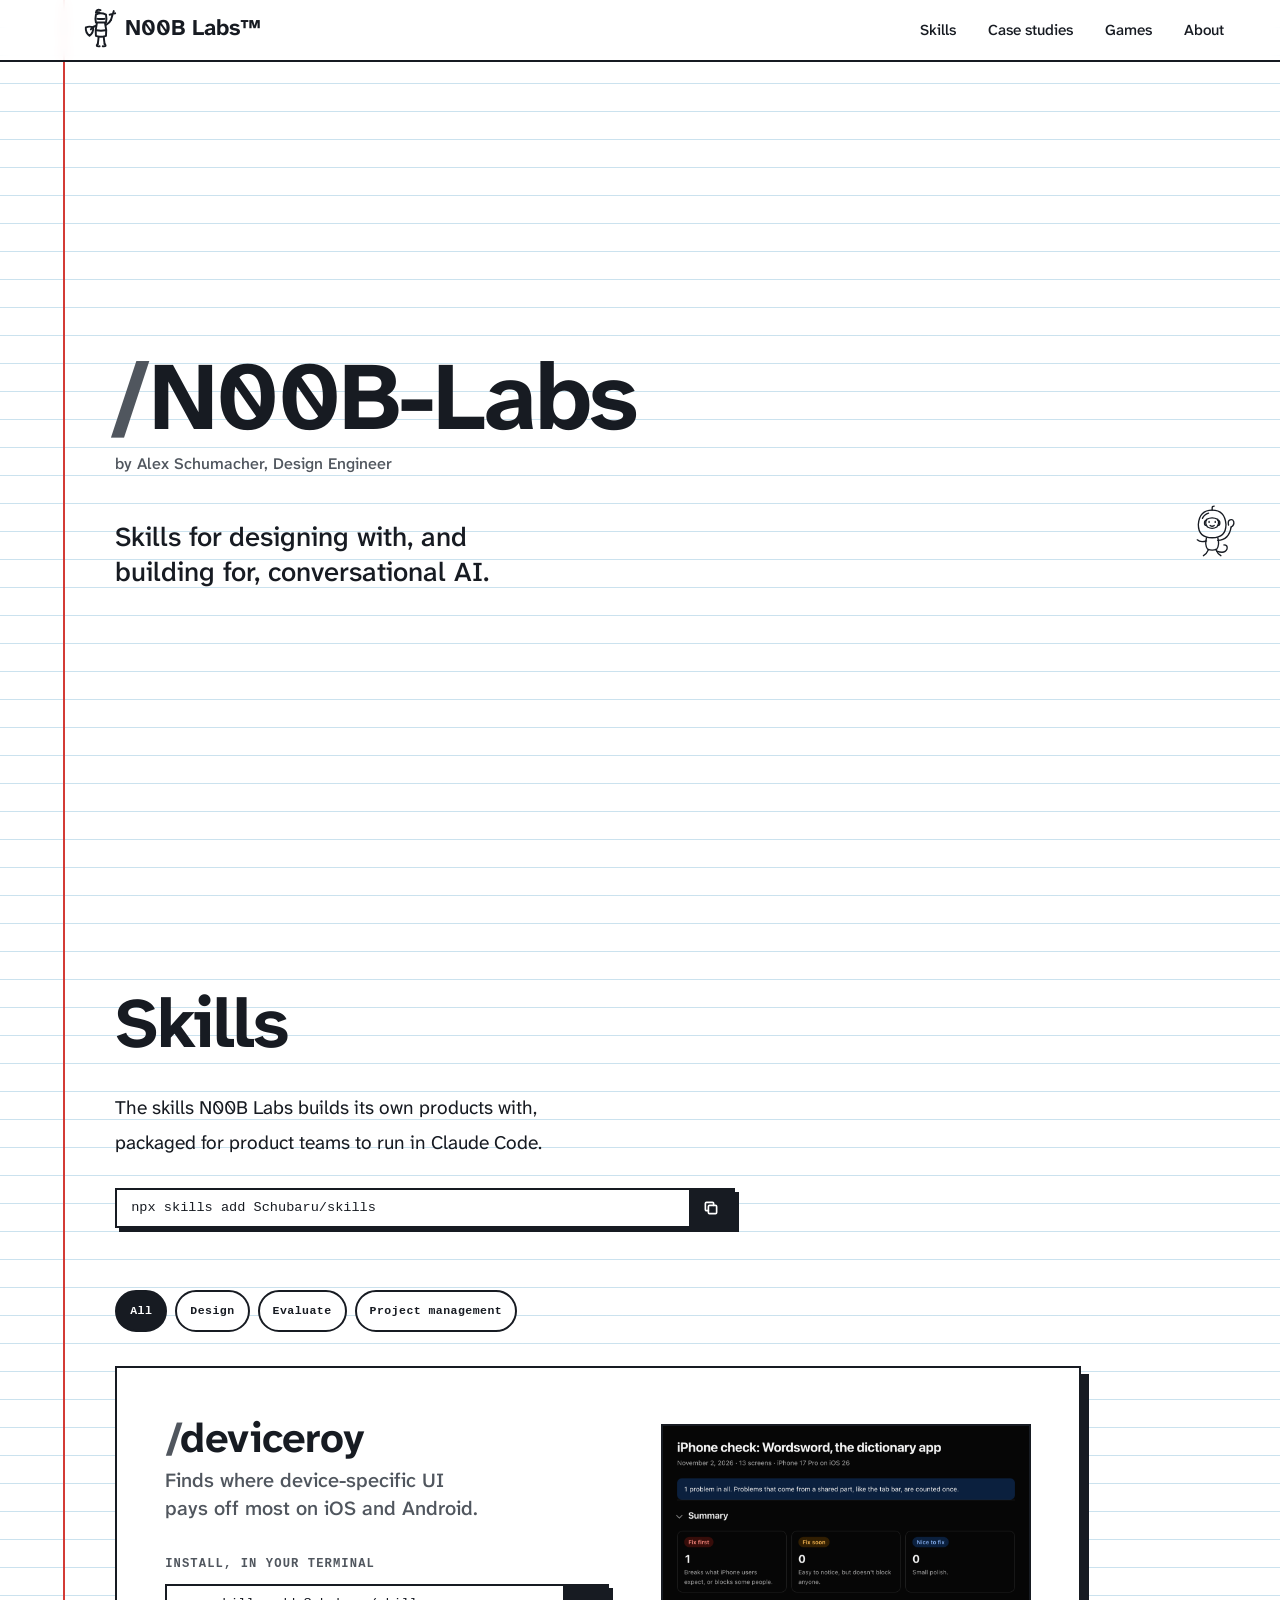
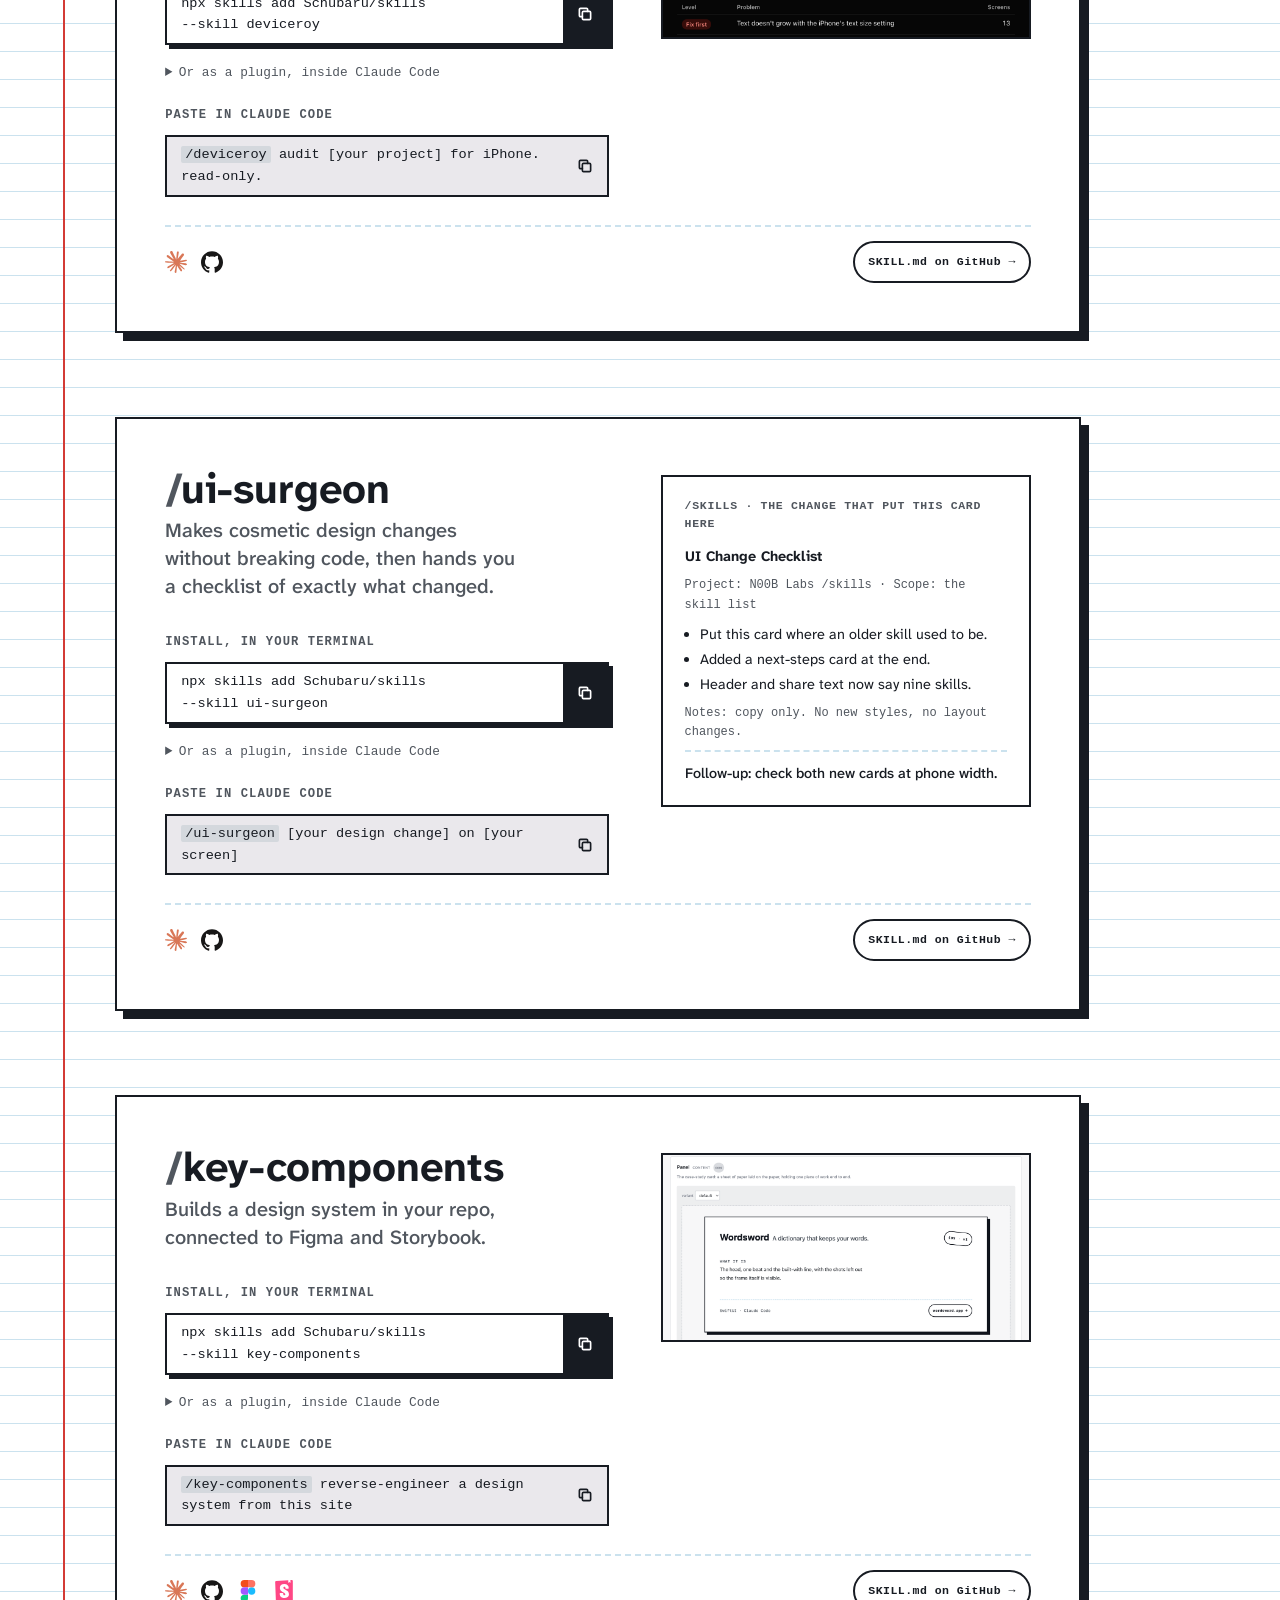
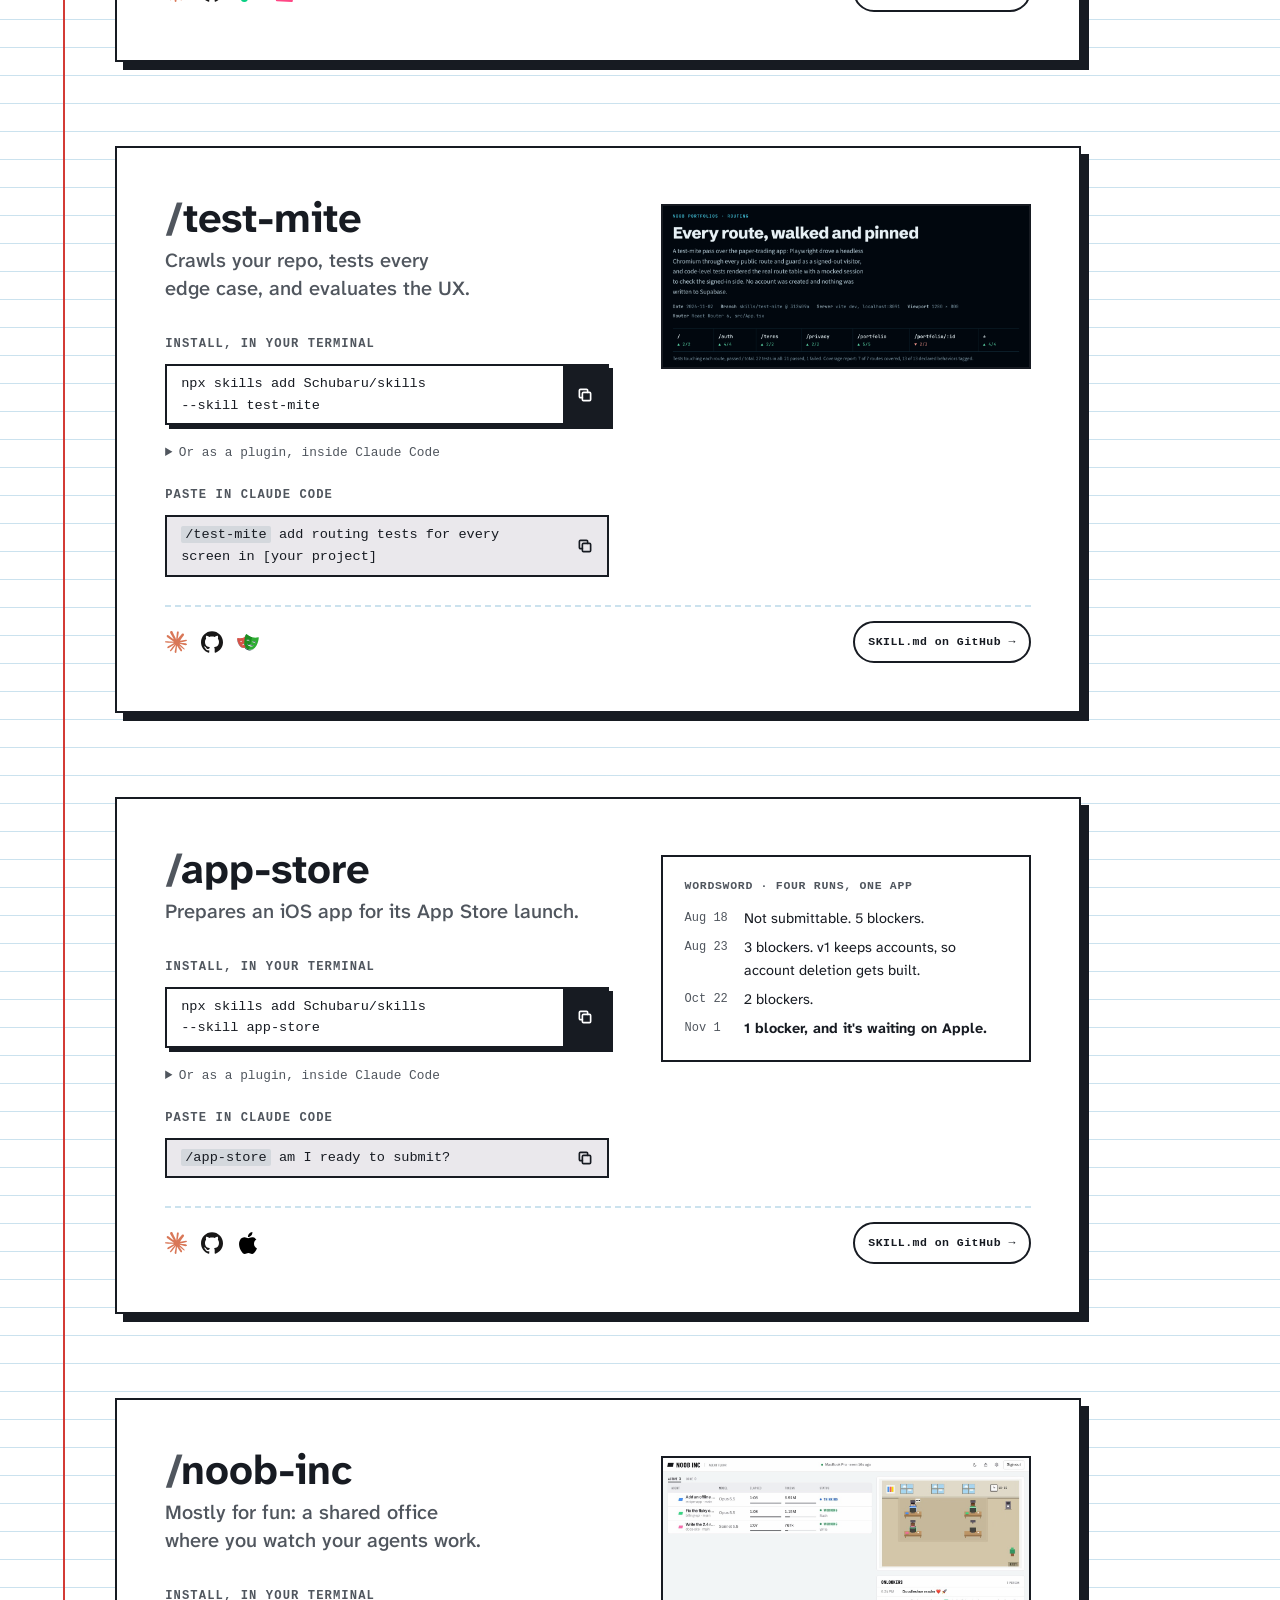
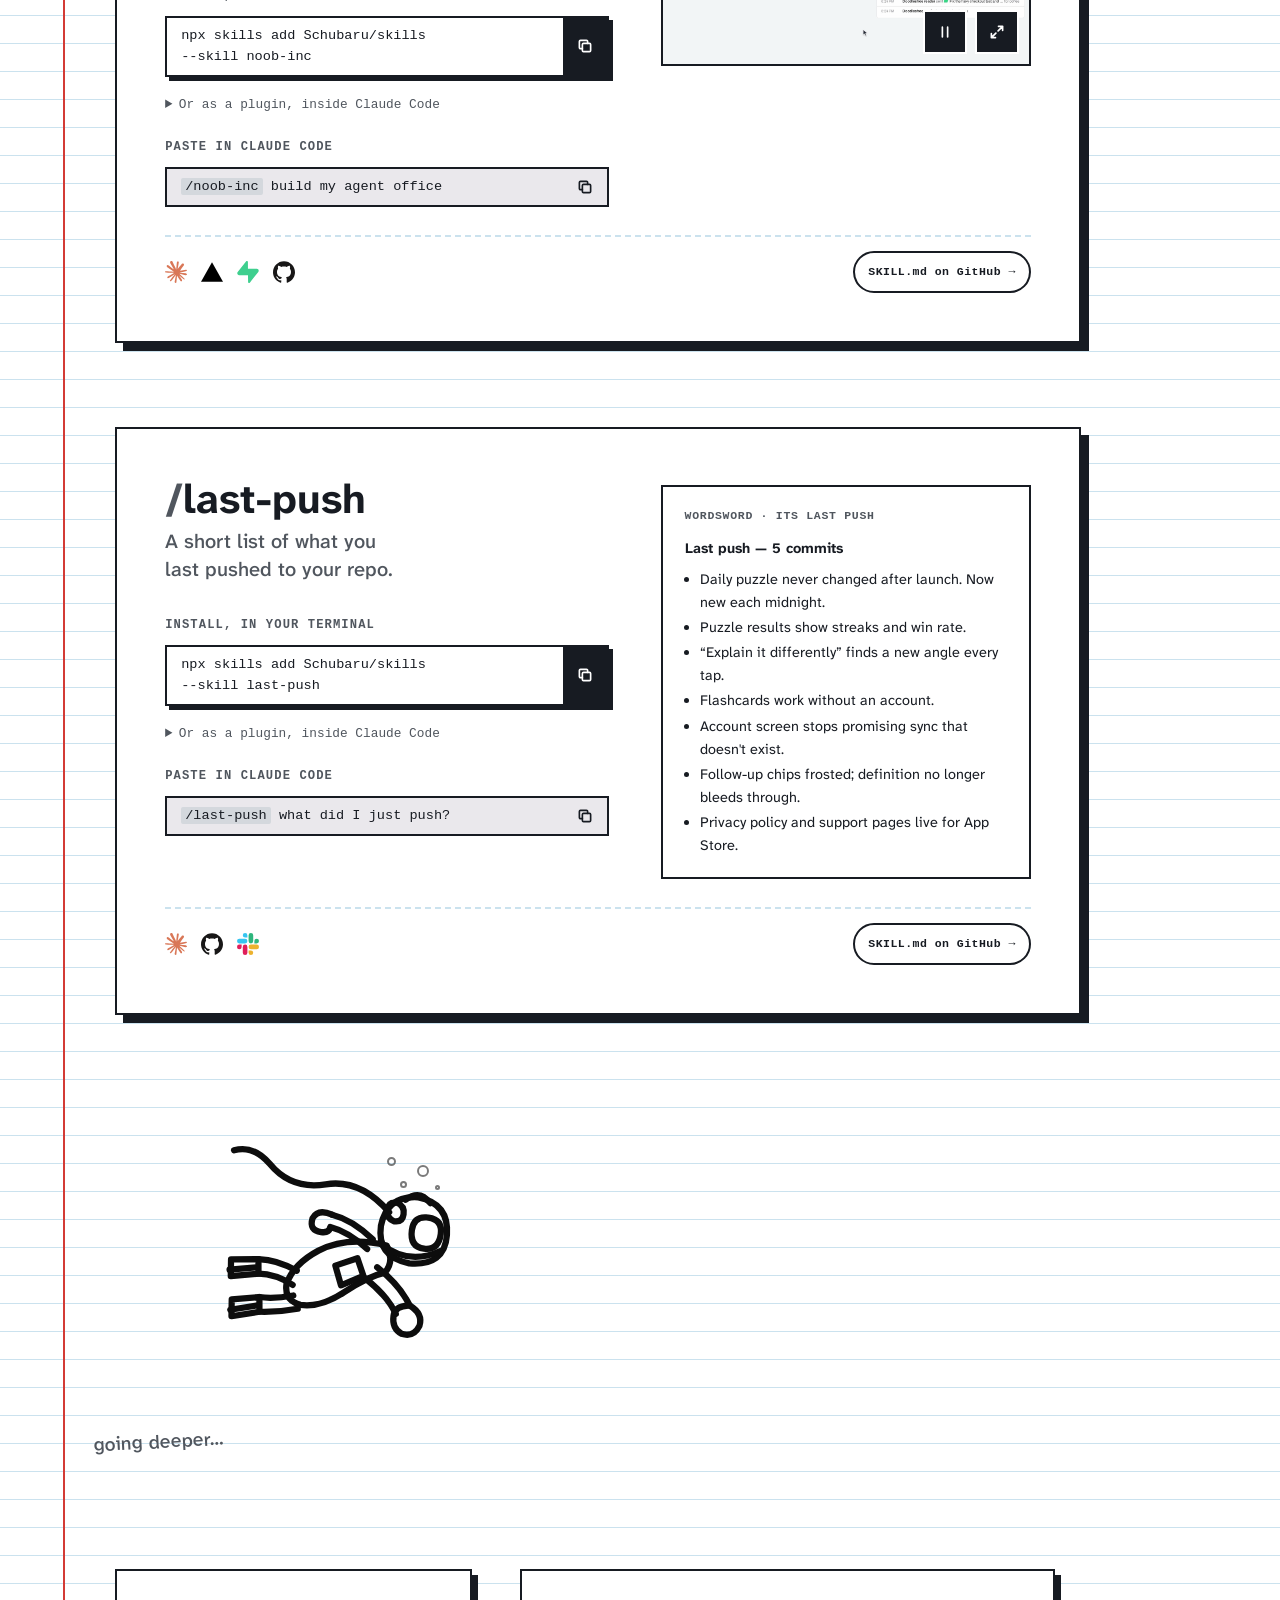
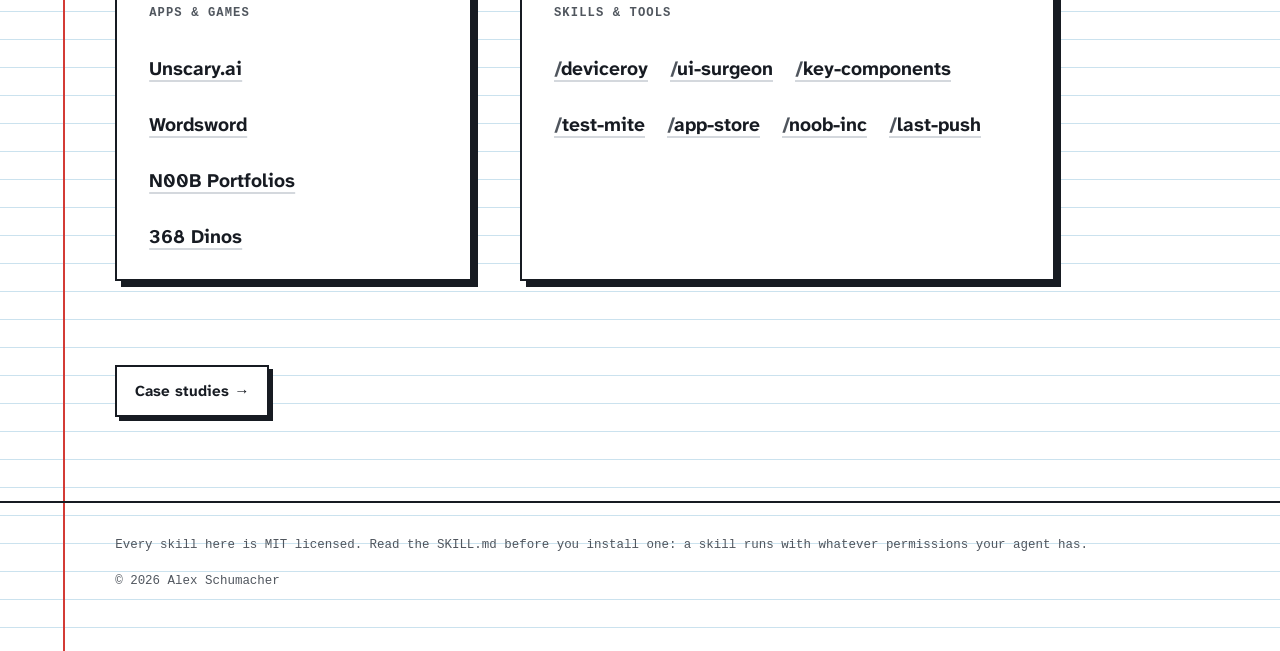
<file: index.html>
<!DOCTYPE html>
<html lang="en">
<head>
<meta charset="UTF-8">
<meta name="viewport" content="width=device-width, initial-scale=1.0">
<title>N00B Labs™ by Alex Schumacher, Design Engineer</title>
<meta name="description" content="Claude Code skills from N00B Labs for product teams: what each one is for, the prompt to type, what comes back, and the one line that installs it.">
<meta property="og:title" content="N00B Labs™ by Alex Schumacher, Design Engineer">
<meta property="og:description" content="Punk-rock doodles, college-rule paper, and real shipped software.">
<!-- versioned filename on purpose: LinkedIn caches the image bytes by URL, so a
     redrawn card at the same path can keep serving the old one for a week. -->
<meta property="og:image" content="https://nooblabs.vercel.app/assets/og-v3.png">
<meta property="og:image:width" content="1200">
<meta property="og:image:height" content="630">
<meta property="og:image:alt" content="The N00B Labs™ homepage on college-rule paper: the knight wordmark, and the headline '/N00B-Labs'.">
<meta property="og:url" content="https://nooblabs.vercel.app">
<meta name="twitter:card" content="summary_large_image">
<meta name="theme-color" content="#ffffff">
<link rel="icon" href="data:image/svg+xml,%3Csvg%20xmlns=%27http://www.w3.org/2000/svg%27%20viewBox=%2724%202%2034%2034%27%3E%3Cpath%20d=%27M40%206%20Q31%203%2030%2012%20Q34%2010%2038%2011%20M30%2016%20Q40%2010%2052%2016%20Q54%2026%2052%2033%20L30%2033%20Q28%2025%2030%2016%20Z%20M33%2025%20Q41%2026%2049%2025%27%20fill=%27none%27%20stroke=%27%23151b24%27%20stroke-width=%273.2%27%20stroke-linecap=%27round%27%20stroke-linejoin=%27round%27/%3E%3C/svg%3E">
<link rel="preconnect" href="https://fonts.googleapis.com">
<link rel="preconnect" href="https://fonts.gstatic.com" crossorigin>
<link href="https://fonts.googleapis.com/css2?family=Atkinson+Hyperlegible+Next:ital,wght@0,200..800;1,200..800&display=swap" rel="stylesheet">
<link rel="stylesheet" href="styles.css">
</head>
<body>
<a class="skip" href="#skills">Skip to the skills</a>

<!-- shared doodle symbols -->
<svg width="0" height="0" style="position:absolute" aria-hidden="true">
  <defs>
    <!-- copy / copied, drawn in the ink of the button they sit in -->
    <symbol id="i-copy" viewBox="0 0 24 24"><rect x="8.5" y="8.5" width="11" height="11" rx="1.5"/><path d="M15.5 8.5V6A1.5 1.5 0 0 0 14 4.5H6A1.5 1.5 0 0 0 4.5 6v8A1.5 1.5 0 0 0 6 15.5h2.5"/></symbol>
    <symbol id="i-check" viewBox="0 0 24 24"><path d="M5 12.5l4.5 4.5L19 7.5"/></symbol>
    <!-- a demo reel's pause / play / expand / close, same pen -->
    <symbol id="i-pause" viewBox="0 0 24 24"><path d="M8.5 5.5v13M15.5 5.5v13"/></symbol>
    <symbol id="i-play" viewBox="0 0 24 24"><path d="M8 5.5v13l10.5-6.5z"/></symbol>
    <symbol id="i-expand" viewBox="0 0 24 24"><path d="M14 4.5h5.5V10M19.5 4.5l-6 6M10 19.5H4.5V14M4.5 19.5l6-6"/></symbol>
    <symbol id="i-close" viewBox="0 0 24 24"><path d="M6 6l12 12M18 6L6 18"/></symbol>
    <!-- the tools each skill works with, in their own brand colours (Simple Icons; Playwright from devicon) -->
    <symbol id="i-claude" viewBox="0 0 24 24"><path fill="#D97757" d="m4.7144 15.9555 4.7174-2.6471.079-.2307-.079-.1275h-.2307l-.7893-.0486-2.6956-.0729-2.3375-.0971-2.2646-.1214-.5707-.1215-.5343-.7042.0546-.3522.4797-.3218.686.0608 1.5179.1032 2.2767.1578 1.6514.0972 2.4468.255h.3886l.0546-.1579-.1336-.0971-.1032-.0972L6.973 9.8356l-2.55-1.6879-1.3356-.9714-.7225-.4918-.3643-.4614-.1578-1.0078.6557-.7225.8803.0607.2246.0607.8925.686 1.9064 1.4754 2.4893 1.8336.3643.3035.1457-.1032.0182-.0728-.164-.2733-1.3539-2.4467-1.445-2.4893-.6435-1.032-.17-.6194c-.0607-.255-.1032-.4674-.1032-.7285L6.287.1335 6.6997 0l.9957.1336.419.3642.6192 1.4147 1.0018 2.2282 1.5543 3.0296.4553.8985.2429.8318.091.255h.1579v-.1457l.1275-1.706.2368-2.0947.2307-2.6957.0789-.7589.3764-.9107.7468-.4918.5828.2793.4797.686-.0668.4433-.2853 1.8517-.5586 2.9021-.3643 1.9429h.2125l.2429-.2429.9835-1.3053 1.6514-2.0643.7286-.8196.85-.9046.5464-.4311h1.0321l.759 1.1293-.34 1.1657-1.0625 1.3478-.8804 1.1414-1.2628 1.7-.7893 1.36.0729.1093.1882-.0183 2.8535-.607 1.5421-.2794 1.8396-.3157.8318.3886.091.3946-.3278.8075-1.967.4857-2.3072.4614-3.4364.8136-.0425.0304.0486.0607 1.5482.1457.6618.0364h1.621l3.0175.2247.7892.522.4736.6376-.079.4857-1.2142.6193-1.6393-.3886-3.825-.9107-1.3113-.3279h-.1822v.1093l1.0929 1.0686 2.0035 1.8092 2.5075 2.3314.1275.5768-.3218.4554-.34-.0486-2.2039-1.6575-.85-.7468-1.9246-1.621h-.1275v.17l.4432.6496 2.3436 3.5214.1214 1.0807-.17.3521-.6071.2125-.6679-.1214-1.3721-1.9246L14.38 17.959l-1.1414-1.9428-.1397.079-.674 7.2552-.3156.3703-.7286.2793-.6071-.4614-.3218-.7468.3218-1.4753.3886-1.9246.3157-1.53.2853-1.9004.17-.6314-.0121-.0425-.1397.0182-1.4328 1.9672-2.1796 2.9446-1.7243 1.8456-.4128.164-.7164-.3704.0667-.6618.4008-.5889 2.386-3.0357 1.4389-1.882.929-1.0868-.0062-.1579h-.0546l-6.3385 4.1164-1.1293.1457-.4857-.4554.0608-.7467.2307-.2429 1.9064-1.3114Z"/></symbol>
    <symbol id="i-slack" viewBox="0 0 24 24"><path fill="#E01E5A" d="M5.042 15.165a2.528 2.528 0 0 1-2.52 2.523A2.528 2.528 0 0 1 0 15.165a2.527 2.527 0 0 1 2.522-2.52h2.52v2.52zM6.313 15.165a2.527 2.527 0 0 1 2.521-2.52 2.527 2.527 0 0 1 2.521 2.52v6.313A2.528 2.528 0 0 1 8.834 24a2.528 2.528 0 0 1-2.521-2.522v-6.313z"/><path fill="#36C5F0" d="M8.834 5.042a2.528 2.528 0 0 1-2.521-2.52A2.528 2.528 0 0 1 8.834 0a2.528 2.528 0 0 1 2.521 2.522v2.52H8.834zM8.834 6.313a2.528 2.528 0 0 1 2.521 2.521 2.528 2.528 0 0 1-2.521 2.521H2.522A2.528 2.528 0 0 1 0 8.834a2.528 2.528 0 0 1 2.522-2.521h6.312z"/><path fill="#2EB67D" d="M18.956 8.834a2.528 2.528 0 0 1 2.522-2.521A2.528 2.528 0 0 1 24 8.834a2.528 2.528 0 0 1-2.522 2.521h-2.522V8.834zM17.688 8.834a2.528 2.528 0 0 1-2.523 2.521 2.527 2.527 0 0 1-2.52-2.521V2.522A2.527 2.527 0 0 1 15.165 0a2.528 2.528 0 0 1 2.523 2.522v6.312z"/><path fill="#ECB22E" d="M15.165 18.956a2.528 2.528 0 0 1 2.523 2.522A2.528 2.528 0 0 1 15.165 24a2.527 2.527 0 0 1-2.52-2.522v-2.522h2.52zM15.165 17.688a2.527 2.527 0 0 1-2.52-2.523 2.526 2.526 0 0 1 2.52-2.52h6.313A2.527 2.527 0 0 1 24 15.165a2.528 2.528 0 0 1-2.522 2.523h-6.313z"/></symbol>
    <symbol id="i-figma" viewBox="-9.5 0 57 57"><path fill="#1ABCFE" d="M19 28.5a9.5 9.5 0 1 1 19 0 9.5 9.5 0 0 1-19 0z"/><path fill="#0ACF83" d="M0 47.5A9.5 9.5 0 0 1 9.5 38H19v9.5a9.5 9.5 0 1 1-19 0z"/><path fill="#FF7262" d="M19 0v19h9.5a9.5 9.5 0 1 0 0-19H19z"/><path fill="#F24E1E" d="M0 9.5A9.5 9.5 0 0 0 9.5 19H19V0H9.5A9.5 9.5 0 0 0 0 9.5z"/><path fill="#A259FF" d="M0 28.5A9.5 9.5 0 0 0 9.5 38H19V19H9.5A9.5 9.5 0 0 0 0 28.5z"/></symbol>
    <symbol id="i-storybook" viewBox="0 0 24 24"><path fill="#FF4785" d="M16.71.243l-.12 2.71a.18.18 0 00.29.15l1.06-.8.9.7a.18.18 0 00.28-.14l-.1-2.76 1.33-.1a1.2 1.2 0 011.279 1.2v21.596a1.2 1.2 0 01-1.26 1.2l-16.096-.72a1.2 1.2 0 01-1.15-1.16l-.75-19.797a1.2 1.2 0 011.13-1.27L16.7.222zM13.64 9.3c0 .47 3.16.24 3.59-.08 0-3.2-1.72-4.89-4.859-4.89-3.15 0-4.899 1.72-4.899 4.290 0 4.45 5.999 4.53 5.999 6.959 0 .7-.32 1.1-1.05 1.1-.96 0-1.35-.49-1.3-2.16 0-.36-3.649-.48-3.769 0-.27 4.03 2.23 5.2 5.099 5.2 2.79 0 4.969-1.49 4.969-4.18 0-4.77-6.099-4.64-6.099-6.999 0-.97.72-1.1 1.13-1.1.45 0 1.25.07 1.19 1.870z"/></symbol>
    <symbol id="i-supabase" viewBox="0 0 24 24"><path fill="#3ECF8E" d="M11.9 1.036c-.015-.986-1.26-1.41-1.874-.637L.764 12.05C-.33 13.427.65 15.455 2.409 15.455h9.579l.113 7.51c.014.985 1.259 1.408 1.873.636l9.262-11.653c1.093-1.375.113-3.403-1.645-3.403h-9.642z"/></symbol>
    <symbol id="i-vercel" viewBox="0 0 24 24"><path fill="#000" d="M24 22.525H0l12-21.05 12 21.05z"/></symbol>
    <symbol id="i-github" viewBox="0 0 24 24"><path fill="#181717" d="M12 .297c-6.63 0-12 5.373-12 12 0 5.303 3.438 9.8 8.205 11.385.6.113.82-.258.82-.577 0-.285-.01-1.04-.015-2.04-3.338.724-4.042-1.61-4.042-1.61C4.422 18.07 3.633 17.7 3.633 17.7c-1.087-.744.084-.729.084-.729 1.205.084 1.838 1.236 1.838 1.236 1.07 1.835 2.809 1.305 3.495.998.108-.776.417-1.305.76-1.605-2.665-.3-5.466-1.332-5.466-5.930 0-1.31.465-2.38 1.235-3.22-.135-.303-.54-1.523.105-3.176 0 0 1.005-.322 3.3 1.23.96-.267 1.98-.399 3-.405 1.02.006 2.04.138 3 .405 2.28-1.552 3.285-1.23 3.285-1.23.645 1.653.24 2.873.12 3.176.765.84 1.23 1.91 1.23 3.22 0 4.61-2.805 5.625-5.475 5.92.42.36.81 1.096.81 2.22 0 1.606-.015 2.896-.015 3.286 0 .315.21.69.825.57C20.565 22.092 24 17.592 24 12.297c0-6.627-5.373-12-12-12"/></symbol>
    <symbol id="i-apple" viewBox="0 0 24 24"><path fill="#000" d="M12.152 6.896c-.948 0-2.415-1.078-3.960-1.040-2.040.027-3.910 1.183-4.961 3.014-2.117 3.675-.546 9.103 1.519 12.090 1.013 1.454 2.208 3.090 3.792 3.039 1.520-.065 2.090-.987 3.935-.987 1.831 0 2.350.987 3.960.948 1.637-.026 2.676-1.480 3.676-2.948 1.156-1.688 1.636-3.325 1.662-3.415-.039-.013-3.182-1.221-3.220-4.857-.026-3.040 2.480-4.494 2.597-4.559-1.429-2.090-3.623-2.324-4.390-2.376-2-.156-3.675 1.090-4.610 1.090zM15.530 3.830c.843-1.012 1.400-2.427 1.245-3.830-1.207.052-2.662.805-3.532 1.818-.780.896-1.454 2.338-1.273 3.714 1.338.104 2.715-.688 3.559-1.701"/></symbol>
    <symbol id="i-playwright" viewBox="7 8 112 112"><path d="M43.662 70.898c-4.124 1.17-6.829 3.222-8.611 5.272 1.707-1.494 3.993-2.865 7.077-3.739 3.155-.894 5.846-.888 8.069-.459v-1.739c-1.897-.173-4.072-.035-6.536.664ZM34.863 56.28l-15.314 4.035s.279.394.796.92l12.984-3.421s-.184 2.371-1.782 4.492c3.022-2.287 3.316-6.025 3.316-6.025Zm12.819 35.991C26.131 98.076 14.729 73.1 11.277 60.137 9.682 54.153 8.986 49.621 8.8 46.697a4.955 4.955 0 0 1 .011-.794c-1.118.068-1.653.649-1.544 2.328.186 2.923.882 7.454 2.477 13.44 3.45 12.961 14.854 37.937 36.405 32.132 4.691-1.264 8.215-3.565 10.86-6.504-2.438 2.202-5.49 3.937-9.327 4.972Zm4.05-51.276v1.534h8.453c-.173-.543-.348-1.032-.522-1.534h-7.932Z" fill="#2D4552"/><path d="M62.074 53.627c3.802 1.08 5.812 3.745 6.875 6.104l4.239 1.204s-.578-8.255-8.045-10.376c-6.985-1.985-11.284 3.881-11.807 4.64 2.032-1.448 4.999-2.633 8.738-1.572Zm33.741 6.142c-6.992-1.994-11.289 3.884-11.804 4.633 2.034-1.446 4.999-2.632 8.737-1.566 3.796 1.081 5.804 3.743 6.87 6.104l4.245 1.208s-.588-8.257-8.048-10.379Zm-4.211 21.766-35.261-9.858s.382 1.935 1.846 4.441l29.688 8.3c2.444-1.414 3.726-2.883 3.726-2.883Zm-24.446 21.218c-27.92-7.485-24.544-43.059-20.027-59.916 1.86-6.947 3.772-12.11 5.358-15.572-.946-.195-1.73.304-2.504 1.878-1.684 3.415-3.837 8.976-5.921 16.76-4.516 16.857-7.892 52.429 20.027 59.914 13.159 3.525 23.411-1.833 31.053-10.247-7.254 6.57-16.515 10.253-27.986 7.182Z" fill="#2D4552"/><path d="M51.732 83.935v-7.179l-19.945 5.656s1.474-8.563 11.876-11.514c3.155-.894 5.846-.888 8.069-.459V40.995h9.987c-1.087-3.36-2.139-5.947-3.023-7.744-1.461-2.975-2.96-1.003-6.361 1.842-2.396 2.001-8.45 6.271-17.561 8.726-9.111 2.457-16.476 1.805-19.55 1.273-4.357-.752-6.636-1.708-6.422 1.605.186 2.923.882 7.455 2.477 13.44 3.45 12.962 14.854 37.937 36.405 32.132 5.629-1.517 9.603-4.515 12.357-8.336h-8.309v.002Zm-32.185-23.62 15.316-4.035s-.446 5.892-6.188 7.405c-5.743 1.512-9.128-3.371-9.128-3.371Z" fill="#E2574C"/><path d="M109.372 41.336c-3.981.698-13.532 1.567-25.336-1.596-11.807-3.162-19.64-8.692-22.744-11.292-4.4-3.685-6.335-6.246-8.24-2.372-1.684 3.417-3.837 8.977-5.921 16.762-4.516 16.857-7.892 52.429 20.027 59.914 27.912 7.479 42.772-25.017 47.289-41.875 2.084-7.783 2.998-13.676 3.25-17.476.287-4.305-2.67-3.055-8.324-2.064ZM53.28 55.282s4.4-6.843 11.862-4.722c7.467 2.121 8.045 10.376 8.045 10.376L53.28 55.282Zm18.215 30.706c-13.125-3.845-15.15-14.311-15.15-14.311l35.259 9.858c0-.002-7.117 8.25-20.109 4.453Zm12.466-21.51s4.394-6.838 11.854-4.711c7.46 2.124 8.048 10.379 8.048 10.379l-19.902-5.668Z" fill="#2EAD33"/><path d="M44.762 78.733 31.787 82.41s1.41-8.029 10.968-11.212l-7.347-27.573-.635.193c-9.111 2.457-16.476 1.805-19.55 1.273-4.357-.751-6.636-1.708-6.422 1.606.186 2.923.882 7.454 2.477 13.44 3.45 12.961 14.854 37.937 36.405 32.132l.635-.199-3.555-13.337ZM19.548 60.315l15.316-4.035s-.446 5.892-6.188 7.405c-5.743 1.512-9.128-3.371-9.128-3.371Z" fill="#D65348"/><path d="m72.086 86.132-.594-.144c-13.125-3.844-15.15-14.311-15.15-14.311l18.182 5.082L84.15 39.77l-.116-.031c-11.807-3.162-19.64-8.692-22.744-11.292-4.4-3.685-6.335-6.246-8.24-2.372-1.682 3.417-3.836 8.977-5.92 16.762-4.516 16.857-7.892 52.429 20.027 59.914l.572.129 4.357-16.748Zm-18.807-30.85s4.4-6.843 11.862-4.722c7.467 2.121 8.045 10.376 8.045 10.376l-19.907-5.654Z" fill="#1D8D22"/><path d="m45.423 78.544-3.48.988c.822 4.634 2.271 9.082 4.545 13.011.396-.087.788-.163 1.192-.273a25.224 25.224 0 0 0 2.98-1.023c-2.541-3.771-4.222-8.114-5.237-12.702Zm-1.359-32.64c-1.788 6.674-3.388 16.28-2.948 25.915a20.061 20.061 0 0 1 2.546-.923l.644-.144c-.785-10.292.912-20.78 2.825-27.915a139.404 139.404 0 0 1 1.455-5.05 45.171 45.171 0 0 1-2.578 1.53 132.234 132.234 0 0 0-1.944 6.587Z" fill="#C04B41"/></symbol>
    <symbol id="i-notion" viewBox="0 0 24 24"><path fill="#000" d="M4.459 4.208c.746.606 1.026.56 2.428.466l13.215-.793c.28 0 .047-.28-.046-.326L17.86 1.968c-.42-.326-.981-.7-2.055-.607L3.01 2.295c-.466.046-.56.28-.374.466zm.793 3.08v13.904c0 .747.373 1.027 1.214.98l14.523-.84c.841-.046.935-.56.935-1.167V6.354c0-.606-.233-.933-.748-.887l-15.177.887c-.56.047-.747.327-.747.933zm14.337.745c.093.42 0 .84-.42.888l-.7.14v10.264c-.608.327-1.168.514-1.635.514-.748 0-.935-.234-1.495-.933l-4.577-7.186v6.952L12.21 19s0 .84-1.168.84l-3.222.186c-.093-.186 0-.653.327-.746l.84-.233V9.854L7.822 9.76c-.094-.42.14-1.026.793-1.073l3.456-.233 4.764 7.279v-6.44l-1.215-.139c-.093-.514.28-.887.747-.933zM1.936 1.035l13.31-.98c1.634-.14 2.055-.047 3.082.7l4.249 2.986c.7.513.934.653.934 1.213v16.378c0 1.026-.373 1.634-1.68 1.726l-15.458.934c-.98.047-1.448-.093-1.962-.747l-3.129-4.06c-.56-.747-.793-1.306-.793-1.96V2.667c0-.839.374-1.54 1.447-1.632z"/></symbol>
    <!-- Granola publishes no vector mark, so its official favicon stands in -->
    <symbol id="i-granola" viewBox="0 0 24 24"><image href="/assets/tool-granola.png" width="24" height="24"/></symbol>
  </defs>
</svg>

<!-- monkey astronaut -->
  <div class="monkey" aria-hidden="true">
    <svg class="doodle" viewBox="0 0 110 110">
      <path pathLength="1" d="M55 12 Q30 12 28 40 Q28 66 55 66 Q82 66 82 40 Q80 12 55 12 Z"/>
      <path pathLength="1" d="M36 28 Q40 20 48 18"/>
      <path pathLength="1" d="M55 8 L55 12 M55 8 Q55 4 59 4"/>
      <path pathLength="1" d="M44 32 Q40 32 40 37 Q40 42 44 42 M66 32 Q70 32 70 37 Q70 42 66 42"/>
      <path pathLength="1" d="M44 30 Q55 24 66 30 Q70 38 64 45 Q55 50 46 45 Q40 38 44 30 Z"/>
      <path pathLength="1" d="M49 34 L49 36 M61 34 L61 36 M51 42 Q55 45 59 42"/>
      <path pathLength="1" d="M44 66 Q40 80 46 88 Q55 92 64 88 Q70 80 66 66"/>
      <path pathLength="1" d="M44 72 Q32 76 26 70"/>
      <g class="m-arm">
        <path pathLength="1" d="M66 71 Q88 70 92 45"/>
        <path pathLength="1" d="M92 45 Q99 41 97 34 Q95 29 90 31 Q85 33 87 41"/>
      </g>
      <path pathLength="1" d="M48 89 Q44 98 38 101 M62 89 Q66 98 72 101"/>
      <path pathLength="1" d="M64 92 Q80 98 84 88 Q86 80 78 80"/>
    </svg>
  </div>

<header class="topnav">
  <a class="wordmark" href="#top"><svg class="knight doodle draw" viewBox="4 1 72 88" aria-hidden="true">
      <path pathLength="1" d="M40 6 Q31 3 30 12 Q34 10 38 11"/>
      <path pathLength="1" d="M30 16 Q40 10 52 16 Q54 26 52 33 L30 33 Q28 25 30 16 Z"/>
      <path pathLength="1" d="M33 25 Q41 26 49 25"/>
      <path pathLength="1" d="M32 35 Q28 50 30 62 Q41 66 52 62 Q54 50 50 35"/>
      <path pathLength="1" d="M31 50 Q41 52 51 50"/>
      <path pathLength="1" d="M36 64 Q35 74 34 80 M47 64 Q48 74 49 80"/>
      <path pathLength="1" d="M34 80 Q28 86 38 85 M49 80 Q55 86 45 85"/>
      <path pathLength="1" d="M30 40 Q22 42 19 48"/>
      <path pathLength="1" d="M8 44 Q16 40 24 44 Q25 55 16 62 Q7 55 8 44 Z"/>
      <path pathLength="1" d="M52 38 Q60 34 63 27"/>
      <path pathLength="1" d="M63 27 Q66 17 69 8 M60 16 Q66 14 72 13"/>
    </svg><span>N00B&nbsp;Labs&trade;</span></a>
  <button class="menu-btn" type="button" popovertarget="site-menu" aria-label="Menu"><svg class="doodle" viewBox="0 0 24 24" aria-hidden="true"><path pathLength="1" d="M3 6.6 Q11 5.2 21 6.3"/><path pathLength="1" d="M3.4 12.2 Q12 11.4 20.6 12.4"/><path pathLength="1" d="M3 17.6 Q10 18.4 21 17.3"/></svg></button>
  <nav id="site-menu" aria-label="Site" popover>
    <button class="menu-close" type="button" popovertarget="site-menu" popovertargetaction="hide" aria-label="Close menu"><svg class="doodle" viewBox="0 0 24 24" aria-hidden="true"><path pathLength="1" d="M5 5.4 Q12 12.3 19 18.6"/><path pathLength="1" d="M18.6 5 Q12.4 11.4 5.2 19"/></svg></button>
    <a href="/#skills">Skills</a>
    <a href="/case-studies/">Case studies</a>
    <a href="/games/">Games</a>
    <a href="/about/">About</a>
  </nav>
</header>

<main id="top">

  <!-- ============ HERO ============ -->
  <section class="hero">
    <div class="hero-inner">
      <!-- the slash is the one soft mark: the name typed as a command, the way every /skills prompt starts -->
      <h1 aria-label="N00B Labs"><span class="h1-soft h1-slash">/</span>N00B-Labs</h1>
      <!-- a credit, not a lede: it hangs off the name, the line below carries the weight -->
      <p class="hero-by">by Alex Schumacher, Design&nbsp;Engineer</p>
      <!-- what the lab is for, in one line above the fold: no "I", no name, just the problem it works on -->
      <p class="hero-what">Skills for designing with, and building for, conversational&nbsp;AI.</p>
    </div>

  </section>

  <!-- ============ SKILLS ============ -->
  <section class="skills-head" id="skills">
    <h2>Skills</h2>
    <p class="lede">The skills N00B Labs builds its own products with, packaged for product teams to run in Claude Code.</p>
    <div class="copyline">
      <code>npx skills add Schubaru/skills</code>
      <button class="copy" type="button" hidden></button>
    </div>
  </section>

  <!-- filter pills: each names the cards it keeps; hidden until skills.js wires them -->
  <div class="skill-filter" role="group" aria-label="Filter skills" hidden>
    <button class="filter-pill" type="button" aria-pressed="true">All</button>
    <button class="filter-pill" type="button" aria-pressed="false" data-show="ui-surgeon key-components">Design</button>
    <button class="filter-pill" type="button" aria-pressed="false" data-show="deviceroy test-mite app-store">Evaluate</button>
    <button class="filter-pill" type="button" aria-pressed="false" data-show="last-push noob-inc">Project management</button>
  </div>

  <div class="skill-list" id="list">

    <!-- TK before launch: every .why is a draft for Alex to rewrite in their own words.
         Every shot is a real run: the projects and dates are in each note or alt text. -->


    <!-- don-star is hidden while it's being fixed: unwrap the <template> to bring it back
         (and re-add it to the Design pill and the Skills & Tools list). -->
    <template id="don-star-wip">
    <article class="skill" id="don-star">
      <div class="skill-text">
        <h2><span class="h1-soft">/</span>don-star</h2>
        <p class="skill-sub">An AI design canvas where designers and engineers build together, right in your GitHub repo.</p>
        <h3 class="skill-label">Install, in your terminal</h3>
        <div class="copyline"><code>npx skills add Schubaru/skills <span class="nb">--skill don-star</span></code><button class="copy" type="button" hidden></button></div>
        <details class="alt-install"><summary>Or as a plugin, inside Claude Code</summary><div class="copyline"><code>/plugin install don-star <span class="nb">--marketplace Schubaru/skills</span></code><button class="copy" type="button" hidden></button></div></details>
        <h3 class="skill-label">Paste in Claude Code</h3>
        <div class="copyline prompt"><code><span class="cmd">/don-star</span> set up the board for [your project]</code><button class="copy" type="button" hidden></button></div>
      </div>
      <figure class="shot skill-shot reel">
        <!-- recorded off the real Wordsword board, 2 November 2026: three takes, one loop -->
        <video class="demo" muted loop playsinline preload="none" width="1280" height="720"
               poster="/assets/don-star-poster.jpg"
               aria-label="The don-star board for Wordsword, in three parts. The Design tool picks the live Add to wordlist button, rounds its corners and fills it red, then queues the edits. A question pinned on the Similar chips gets an answer from /don-star in the thread, with the files it read. Switching the board from iPhone to desktop keeps the pin on its chip.">
          <source src="/assets/don-star-demo.mp4" type="video/mp4">
        </video>
        <div class="reel-ctl" hidden>
          <button class="reel-btn" type="button" data-reel="toggle" aria-label="Pause demo"><svg aria-hidden="true"><use href="#i-pause"/></svg></button>
          <button class="reel-btn" type="button" data-reel="expand" aria-label="Expand demo"><svg aria-hidden="true"><use href="#i-expand"/></svg></button>
        </div>
      </figure>
      <footer class="study-built">
        <ul class="built-stack tools" aria-label="Works with"><li><svg role="img" aria-label="Claude"><title>Claude</title><use href="#i-claude"/></svg></li><li><svg role="img" aria-label="GitHub"><title>GitHub</title><use href="#i-github"/></svg></li><li><svg role="img" aria-label="Supabase"><title>Supabase</title><use href="#i-supabase"/></svg></li><li><svg role="img" aria-label="Vercel"><title>Vercel</title><use href="#i-vercel"/></svg></li></ul>
        <span class="study-links"><a class="site-link" href="https://github.com/Schubaru/skills/tree/main/skills/don-star">SKILL.md on GitHub&nbsp;→</a></span>
      </footer>
    </article>
    </template>

    <article class="skill" id="deviceroy">
      <div class="skill-text">
        <h2><span class="h1-soft">/</span>deviceroy</h2>
        <p class="skill-sub">Finds where device-specific UI pays off most on iOS and Android.</p>
        <h3 class="skill-label">Install, in your terminal</h3>
        <div class="copyline"><code>npx skills add Schubaru/skills <span class="nb">--skill deviceroy</span></code><button class="copy" type="button" hidden></button></div>
        <details class="alt-install"><summary>Or as a plugin, inside Claude Code</summary><div class="copyline"><code>/plugin install deviceroy <span class="nb">--marketplace Schubaru/skills</span></code><button class="copy" type="button" hidden></button></div></details>
        <h3 class="skill-label">Paste in Claude Code</h3>
        <div class="copyline prompt"><code><span class="cmd">/deviceroy</span> audit [your project] for iPhone. read-only.</code><button class="copy" type="button" hidden></button></div>
      </div>
      <figure class="shot skill-shot">
        <img loading="lazy" decoding="async" src="/assets/skill-deviceroy.png" width="1200" height="692" alt="deviceroy's iPhone report for Wordsword: 13 screens, one Fix-first problem, text that doesn't grow with the iPhone's text size setting.">
      </figure>
      <footer class="study-built">
        <ul class="built-stack tools" aria-label="Works with"><li><svg role="img" aria-label="Claude"><title>Claude</title><use href="#i-claude"/></svg></li><li><svg role="img" aria-label="GitHub"><title>GitHub</title><use href="#i-github"/></svg></li></ul>
        <span class="study-links"><a class="site-link" href="https://github.com/Schubaru/skills/tree/main/skills/deviceroy">SKILL.md on GitHub&nbsp;→</a></span>
      </footer>
    </article>

    <article class="skill" id="ui-surgeon">
      <div class="skill-text">
        <h2><span class="h1-soft">/</span>ui-surgeon</h2>
        <p class="skill-sub">Makes cosmetic design changes without breaking code, then hands you a checklist of exactly what changed.</p>
        <h3 class="skill-label">Install, in your terminal</h3>
        <div class="copyline"><code>npx skills add Schubaru/skills <span class="nb">--skill ui-surgeon</span></code><button class="copy" type="button" hidden></button></div>
        <details class="alt-install"><summary>Or as a plugin, inside Claude Code</summary><div class="copyline"><code>/plugin install ui-surgeon <span class="nb">--marketplace Schubaru/skills</span></code><button class="copy" type="button" hidden></button></div></details>
        <h3 class="skill-label">Paste in Claude Code</h3>
        <div class="copyline prompt"><code><span class="cmd">/ui-surgeon</span> [your design change] on [your screen]</code><button class="copy" type="button" hidden></button></div>
      </div>
      <figure class="shot skill-shot">
        <div class="note">
          <p class="note-src">/skills · the change that put this card here</p>
          <p><strong>UI Change Checklist</strong></p>
          <p class="note-meta">Project: N00B Labs /skills · Scope: the skill list</p>
          <ul>
            <li>Put this card where an older skill used to be.</li>
            <li>Added a next-steps card at the end.</li>
            <li>Header and share text now say nine skills.</li>
          </ul>
          <p class="note-meta">Notes: copy only. No new styles, no layout changes.</p>
          <p class="note-fixed">Follow-up: check both new cards at phone width.</p>
        </div>
      </figure>
      <footer class="study-built">
        <ul class="built-stack tools" aria-label="Works with"><li><svg role="img" aria-label="Claude"><title>Claude</title><use href="#i-claude"/></svg></li><li><svg role="img" aria-label="GitHub"><title>GitHub</title><use href="#i-github"/></svg></li></ul>
        <span class="study-links"><a class="site-link" href="https://github.com/Schubaru/skills/tree/main/skills/ui-surgeon">SKILL.md on GitHub&nbsp;→</a></span>
      </footer>
    </article>

    <article class="skill" id="key-components">
      <div class="skill-text">
        <h2><span class="h1-soft">/</span>key-components</h2>
        <p class="skill-sub">Builds a design system in your repo, connected to Figma and Storybook.</p>
        <h3 class="skill-label">Install, in your terminal</h3>
        <div class="copyline"><code>npx skills add Schubaru/skills <span class="nb">--skill key-components</span></code><button class="copy" type="button" hidden></button></div>
        <details class="alt-install"><summary>Or as a plugin, inside Claude Code</summary><div class="copyline"><code>/plugin install key-components <span class="nb">--marketplace Schubaru/skills</span></code><button class="copy" type="button" hidden></button></div></details>
        <h3 class="skill-label">Paste in Claude Code</h3>
        <div class="copyline prompt"><code><span class="cmd">/key-components</span> reverse-engineer a design system from this site</code><button class="copy" type="button" hidden></button></div>
      </div>
      <figure class="shot skill-shot">
        <img loading="lazy" decoding="async" src="/assets/skill-key-components.png" width="1200" height="605" alt="This site's design system playground, showing the Panel component: the Wordsword case-study card with its stamp, beat and built-with line.">
      </figure>
      <footer class="study-built">
        <ul class="built-stack tools" aria-label="Works with"><li><svg role="img" aria-label="Claude"><title>Claude</title><use href="#i-claude"/></svg></li><li><svg role="img" aria-label="GitHub"><title>GitHub</title><use href="#i-github"/></svg></li><li><svg role="img" aria-label="Figma"><title>Figma</title><use href="#i-figma"/></svg></li><li><svg role="img" aria-label="Storybook"><title>Storybook</title><use href="#i-storybook"/></svg></li></ul>
        <span class="study-links"><a class="site-link" href="https://github.com/Schubaru/skills/tree/main/skills/key-components">SKILL.md on GitHub&nbsp;→</a></span>
      </footer>
    </article>

    <article class="skill" id="test-mite">
      <div class="skill-text">
        <h2><span class="h1-soft">/</span>test-mite</h2>
        <p class="skill-sub">Crawls your repo, tests every edge case, and evaluates the UX.</p>
        <h3 class="skill-label">Install, in your terminal</h3>
        <div class="copyline"><code>npx skills add Schubaru/skills <span class="nb">--skill test-mite</span></code><button class="copy" type="button" hidden></button></div>
        <details class="alt-install"><summary>Or as a plugin, inside Claude Code</summary><div class="copyline"><code>/plugin install test-mite <span class="nb">--marketplace Schubaru/skills</span></code><button class="copy" type="button" hidden></button></div></details>
        <h3 class="skill-label">Paste in Claude Code</h3>
        <div class="copyline prompt"><code><span class="cmd">/test-mite</span> add routing tests for every screen in [your project]</code><button class="copy" type="button" hidden></button></div>
      </div>
      <figure class="shot skill-shot">
        <img loading="lazy" decoding="async" src="/assets/skill-test-mite.png" width="1200" height="526" alt="test-mite's findings page for N00B Portfolios: seven routes, each with its passing tests, and /portfolio/:id at 2 of 3, the one real bug it found.">
      </figure>
      <footer class="study-built">
        <ul class="built-stack tools" aria-label="Works with"><li><svg role="img" aria-label="Claude"><title>Claude</title><use href="#i-claude"/></svg></li><li><svg role="img" aria-label="GitHub"><title>GitHub</title><use href="#i-github"/></svg></li><li><svg role="img" aria-label="Playwright"><title>Playwright</title><use href="#i-playwright"/></svg></li></ul>
        <span class="study-links"><a class="site-link" href="https://github.com/Schubaru/skills/tree/main/skills/test-mite">SKILL.md on GitHub&nbsp;→</a></span>
      </footer>
    </article>

    <article class="skill" id="app-store">
      <div class="skill-text">
        <h2><span class="h1-soft">/</span>app-store</h2>
        <p class="skill-sub">Prepares an iOS app for its App Store launch.</p>
        <h3 class="skill-label">Install, in your terminal</h3>
        <div class="copyline"><code>npx skills add Schubaru/skills <span class="nb">--skill app-store</span></code><button class="copy" type="button" hidden></button></div>
        <details class="alt-install"><summary>Or as a plugin, inside Claude Code</summary><div class="copyline"><code>/plugin install app-store <span class="nb">--marketplace Schubaru/skills</span></code><button class="copy" type="button" hidden></button></div></details>
        <h3 class="skill-label">Paste in Claude Code</h3>
        <div class="copyline prompt"><code><span class="cmd">/app-store</span> am I ready to submit?</code><button class="copy" type="button" hidden></button></div>
      </div>
      <figure class="shot skill-shot">
        <div class="note">
          <p class="note-src">Wordsword · four runs, one app</p>
          <dl class="ledger">
            <dt>Aug 18</dt><dd>Not submittable. 5 blockers.</dd>
            <dt>Aug 23</dt><dd>3 blockers. v1 keeps accounts, so account deletion gets built.</dd>
            <dt>Oct 22</dt><dd>2 blockers.</dd>
            <dt>Nov 1</dt><dd><strong>1 blocker, and it's waiting on Apple.</strong></dd>
          </dl>
        </div>
      </figure>
      <footer class="study-built">
        <ul class="built-stack tools" aria-label="Works with"><li><svg role="img" aria-label="Claude"><title>Claude</title><use href="#i-claude"/></svg></li><li><svg role="img" aria-label="GitHub"><title>GitHub</title><use href="#i-github"/></svg></li><li><svg role="img" aria-label="Apple"><title>Apple</title><use href="#i-apple"/></svg></li></ul>
        <span class="study-links"><a class="site-link" href="https://github.com/Schubaru/skills/tree/main/skills/app-store">SKILL.md on GitHub&nbsp;→</a></span>
      </footer>
    </article>

    <article class="skill" id="noob-inc">
      <div class="skill-text">
        <h2><span class="h1-soft">/</span>noob-inc</h2>
        <p class="skill-sub">Mostly for fun: a shared office where you watch your agents work.</p>
        <h3 class="skill-label">Install, in your terminal</h3>
        <div class="copyline"><code>npx skills add Schubaru/skills <span class="nb">--skill noob-inc</span></code><button class="copy" type="button" hidden></button></div>
        <details class="alt-install"><summary>Or as a plugin, inside Claude Code</summary><div class="copyline"><code>/plugin install noob-inc <span class="nb">--marketplace Schubaru/skills</span></code><button class="copy" type="button" hidden></button></div></details>
        <h3 class="skill-label">Paste in Claude Code</h3>
        <div class="copyline prompt"><code><span class="cmd">/noob-inc</span> build my agent office</code><button class="copy" type="button" hidden></button></div>
      </div>
      <figure class="shot skill-shot reel">
        <!-- recorded off a local N00B Inc with three seeded sessions, 2 November 2026: view only, then admin, one loop -->
        <video class="demo" muted loop playsinline preload="none" width="1280" height="720"
               poster="/assets/noob-inc-poster.jpg"
               aria-label="A N00B Inc office in two modes. View only: a visitor picks a name at the door, sends one agent for coffee from the pixel office, and sends two emotes that land in the onlooker log. Admin: the owner allows a waiting permission prompt, answers an agent's question from the board, opens another agent's details by clicking them in the office, and copies the view-only link.">
          <source src="/assets/noob-inc-demo.mp4" type="video/mp4">
        </video>
        <div class="reel-ctl" hidden>
          <button class="reel-btn" type="button" data-reel="toggle" aria-label="Pause demo"><svg aria-hidden="true"><use href="#i-pause"/></svg></button>
          <button class="reel-btn" type="button" data-reel="expand" aria-label="Expand demo"><svg aria-hidden="true"><use href="#i-expand"/></svg></button>
        </div>
      </figure>
      <footer class="study-built">
        <ul class="built-stack tools" aria-label="Works with"><li><svg role="img" aria-label="Claude"><title>Claude</title><use href="#i-claude"/></svg></li><li><svg role="img" aria-label="Vercel"><title>Vercel</title><use href="#i-vercel"/></svg></li><li><svg role="img" aria-label="Supabase"><title>Supabase</title><use href="#i-supabase"/></svg></li><li><svg role="img" aria-label="GitHub"><title>GitHub</title><use href="#i-github"/></svg></li></ul>
        <span class="study-links"><a class="site-link" href="https://github.com/Schubaru/skills/tree/main/skills/noob-inc">SKILL.md on GitHub&nbsp;→</a></span>
      </footer>
    </article>

    <article class="skill" id="last-push">
      <div class="skill-text">
        <h2><span class="h1-soft">/</span>last-push</h2>
        <p class="skill-sub">A short list of what you last pushed to your repo.</p>
        <h3 class="skill-label">Install, in your terminal</h3>
        <div class="copyline"><code>npx skills add Schubaru/skills <span class="nb">--skill last-push</span></code><button class="copy" type="button" hidden></button></div>
        <details class="alt-install"><summary>Or as a plugin, inside Claude Code</summary><div class="copyline"><code>/plugin install last-push <span class="nb">--marketplace Schubaru/skills</span></code><button class="copy" type="button" hidden></button></div></details>
        <h3 class="skill-label">Paste in Claude Code</h3>
        <div class="copyline prompt"><code><span class="cmd">/last-push</span> what did I just push?</code><button class="copy" type="button" hidden></button></div>
      </div>
      <figure class="shot skill-shot">
        <div class="note">
          <p class="note-src">Wordsword · its last push</p>
          <p><strong>Last push — 5 commits</strong></p>
          <ul>
            <li>Daily puzzle never changed after launch. Now new each midnight.</li>
            <li>Puzzle results show streaks and win rate.</li>
            <li>“Explain it differently” finds a new angle every tap.</li>
            <li>Flashcards work without an account.</li>
            <li>Account screen stops promising sync that doesn't exist.</li>
            <li>Follow-up chips frosted; definition no longer bleeds through.</li>
            <li>Privacy policy and support pages live for App Store.</li>
          </ul>
        </div>
      </figure>
      <footer class="study-built">
        <ul class="built-stack tools" aria-label="Works with"><li><svg role="img" aria-label="Claude"><title>Claude</title><use href="#i-claude"/></svg></li><li><svg role="img" aria-label="GitHub"><title>GitHub</title><use href="#i-github"/></svg></li><li><svg role="img" aria-label="Slack"><title>Slack</title><use href="#i-slack"/></svg></li></ul>
        <span class="study-links"><a class="site-link" href="https://github.com/Schubaru/skills/tree/main/skills/last-push">SKILL.md on GitHub&nbsp;→</a></span>
      </footer>
    </article>

    <!-- next-steps is held back from the public skills repo: unwrap the <template> to bring it back
         (and re-add it to the Project management pill and the Skills & Tools list). -->
    <template id="next-steps-wip">
    <article class="skill" id="next-steps">
      <div class="skill-text">
        <h2><span class="h1-soft">/</span>next-steps</h2>
        <p class="skill-sub">Reads your meeting notes, ranks what you owe, and writes the prompt to start.</p>
        <h3 class="skill-label">Install, in your terminal</h3>
        <div class="copyline"><code>npx skills add Schubaru/skills <span class="nb">--skill next-steps</span></code><button class="copy" type="button" hidden></button></div>
        <details class="alt-install"><summary>Or as a plugin, inside Claude Code</summary><div class="copyline"><code>/plugin install next-steps <span class="nb">--marketplace Schubaru/skills</span></code><button class="copy" type="button" hidden></button></div></details>
        <h3 class="skill-label">Paste in Claude Code</h3>
        <div class="copyline prompt"><code><span class="cmd">/next-steps</span> what's next from [your Granola link]?</code><button class="copy" type="button" hidden></button></div>
      </div>
      <figure class="shot skill-shot">
        <div class="note">
          <p class="note-src">A made-up meeting · placeholder names</p>
          <p><strong>Your next steps</strong></p>
          <ul>
            <li>Send Sam the revised onboarding flow (by Thu, Sam committed)</li>
            <li>Review the pricing page copy (by Fri)</li>
          </ul>
          <p class="note-meta">Why #1: Sam is waiting on it for a client call.</p>
          <p><strong>Prompt for #1</strong> · Claude Code · [your repo]</p>
          <p class="note-meta">Goal, why now, context, where, steps, what done means, what to ask first.</p>
        </div>
      </figure>
      <footer class="study-built">
        <ul class="built-stack tools" aria-label="Works with"><li><svg role="img" aria-label="Claude"><title>Claude</title><use href="#i-claude"/></svg></li><li><svg role="img" aria-label="GitHub"><title>GitHub</title><use href="#i-github"/></svg></li><li><svg role="img" aria-label="Slack"><title>Slack</title><use href="#i-slack"/></svg></li><li><svg role="img" aria-label="Granola"><title>Granola</title><use href="#i-granola"/></svg></li><li><svg role="img" aria-label="Notion"><title>Notion</title><use href="#i-notion"/></svg></li></ul>
        <span class="study-links"><a class="site-link" href="https://github.com/Schubaru/skills/tree/main/skills/next-steps">SKILL.md on GitHub&nbsp;→</a></span>
      </footer>
    </article>
    </template>

  </div>

  <p class="sr-only" id="copy-status" role="status"></p>

  <!-- diver transition -->
  <div class="dive-strip" id="dive" data-progress aria-hidden="true">
    <p class="annot dive-annot">going deeper…</p>
    <div class="diver">
      <svg class="doodle draw" viewBox="0 0 120 92">
        <!-- air hose, trailing up to the surface -->
        <g class="dv-hose" style="--d:.34s">
          <path pathLength="1" d="M86 27 Q70 13 54 18 Q38 23 26 12 Q17 4 8 8"/>
        </g>
        <!-- lead boots, kicking behind -->
        <g class="dv-legs" style="--d:.26s">
          <path pathLength="1" d="M46 61 Q36 57 27 58"/>
          <path pathLength="1" d="M45 68 Q36 64 28 65"/>
          <path pathLength="1" d="M27 58 L14 60 L15 68 L28 65 Z"/>
          <path pathLength="1" d="M14 65 L27 62"/>
          <path pathLength="1" d="M46 73 Q37 76 30 76"/>
          <path pathLength="1" d="M49 79 Q40 82 31 83"/>
          <path pathLength="1" d="M30 76 L17 79 L18 87 L31 83 Z"/>
          <path pathLength="1" d="M17 84 L30 80"/>
        </g>
        <!-- trailing arm -->
        <g class="dv-arm-b" style="--d:.2s">
          <path pathLength="1" d="M80 41 Q69 33 59 32"/>
          <path pathLength="1" d="M78 46 Q68 39 59 38"/>
          <path pathLength="1" d="M59 32 Q52 30 50 35 Q49 41 55 41 Q59 41 59 38"/>
        </g>
        <!-- canvas suit and lead breastplate -->
        <g style="--d:.12s">
          <path pathLength="1" d="M87 43 Q68 41 55 50 Q44 58 42 68 Q42 76 50 77 Q60 77 70 68 Q80 59 88 56 Q92 50 87 43 Z"/>
          <path pathLength="1" d="M74 51 L64 56 L68 65 L78 59 Z"/>
        </g>
        <!-- reaching arm -->
        <g class="dv-arm-f" style="--d:.18s">
          <path pathLength="1" d="M84 54 Q96 61 102 70"/>
          <path pathLength="1" d="M79 60 Q91 67 96 75"/>
          <path pathLength="1" d="M102 70 Q109 73 108 79 Q106 85 100 84 Q95 82 95 76 Q95 71 102 70 Z"/>
        </g>
        <!-- the copper hard hat -->
        <g style="--d:0s">
          <path pathLength="1" d="M99 18 Q114 19 115 34 Q116 49 99 50 Q83 49 83 34 Q84 19 99 18 Z"/>
          <path pathLength="1" d="M93 20 Q99 14 105 20"/>
          <path pathLength="1" d="M105 27 Q112 27 112 34 Q112 42 105 42 Q98 42 98 34 Q98 27 105 27 Z"/>
          <path pathLength="1" d="M89 22 Q93 23 93 27 Q93 31 89 31 Q85 30 85 26 Q85 22 89 22 Z"/>
          <path pathLength="1" d="M85 43 Q99 51 113 42"/>
        </g>
      </svg>
      <span class="bubble b1"></span><span class="bubble b2"></span><span class="bubble b3"></span><span class="bubble b4"></span>
    </div>
  </div>

  <!-- ============ THE LAB: what comes out, and what goes in ============ -->
  <section class="lab" aria-label="Apps, games, skills and tools">
    <div class="lab-cols">
      <div class="lab-panel">
        <h2 class="lab-label">Apps &amp; Games</h2>
        <ul class="lab-list">
          <li><a href="/case-studies/#b43">Unscary.ai</a></li>
          <li><a href="/case-studies/#wordsword">Wordsword</a></li>
          <li><a href="/case-studies/#noob">N00B&nbsp;Portfolios</a></li>
          <li><a href="/case-studies/#dinos">368&nbsp;Dinos</a></li>
        </ul>
      </div>
      <div class="lab-panel">
        <h2 class="lab-label">Skills &amp; Tools</h2>
        <ul class="lab-list lab-skills">
          <li><a href="#deviceroy"><span class="h1-soft">/</span>deviceroy</a></li>
          <li><a href="#ui-surgeon"><span class="h1-soft">/</span>ui-surgeon</a></li>
          <li><a href="#key-components"><span class="h1-soft">/</span>key-components</a></li>
          <li><a href="#test-mite"><span class="h1-soft">/</span>test-mite</a></li>
          <li><a href="#app-store"><span class="h1-soft">/</span>app-store</a></li>
          <li><a href="#noob-inc"><span class="h1-soft">/</span>noob-inc</a></li>
          <li><a href="#last-push"><span class="h1-soft">/</span>last-push</a></li>        </ul>
      </div>
    </div>
  </section>

  <!-- the one ask, after the proof -->
  <div class="outro">
    <a class="btn" href="/case-studies/">Case studies →</a>
  </div>

</main>

<footer class="colophon">
  <p>Every skill here is MIT licensed. Read the SKILL.md before you install one: a skill runs with whatever permissions your agent has.</p>
  <p>© 2026 Alex Schumacher</p>
</footer>

<script src="main.js" defer></script>
<script src="skills.js" defer></script>
</body>
</html>
</file>
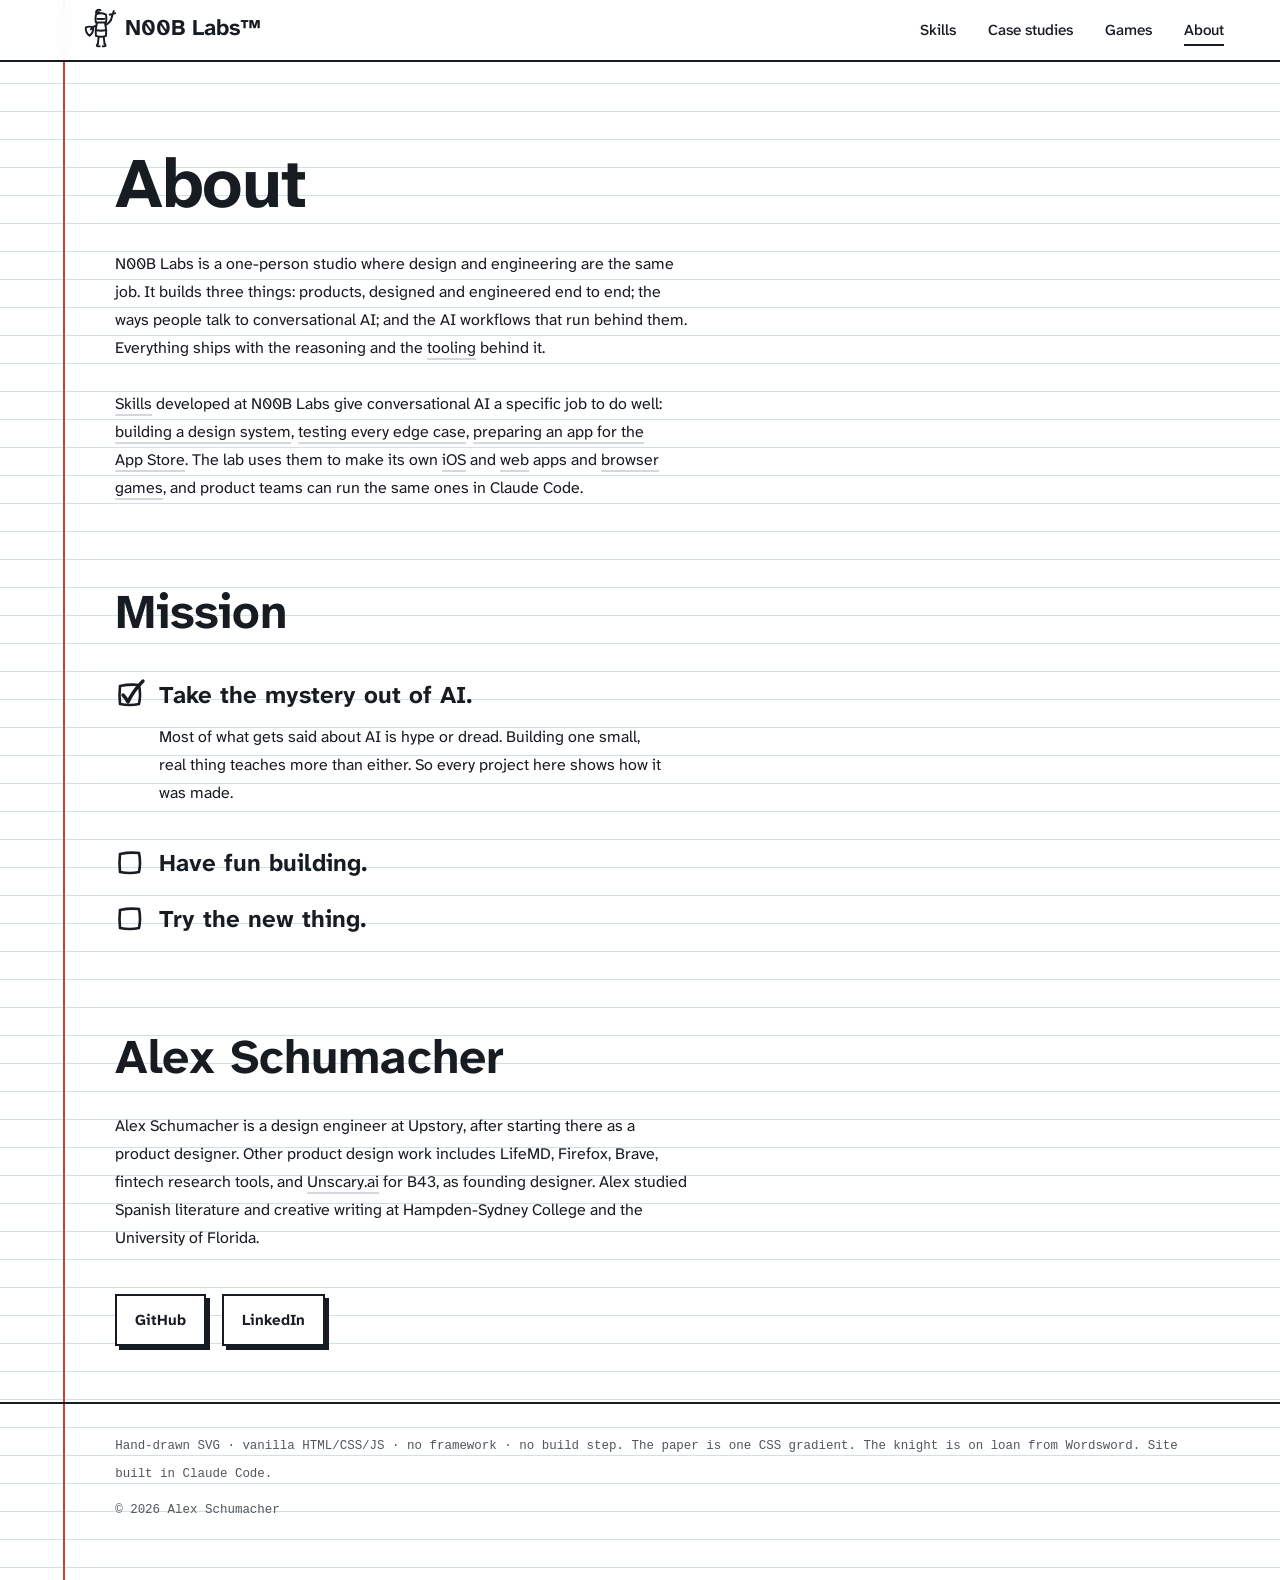
<file: about/index.html>
<!DOCTYPE html>
<html lang="en">
<head>
<meta charset="UTF-8">
<meta name="viewport" content="width=device-width, initial-scale=1.0">
<title>About N00B Labs</title>
<meta name="description" content="N00B Labs is Alex Schumacher's one-person studio for building products, conversational AI interfaces, and AI workflows. Its mission: take the mystery out of AI, have fun building, try the new thing. Alex is a design engineer at Upstory.">
<meta property="og:title" content="About N00B Labs">
<meta property="og:description" content="N00B Labs is Alex Schumacher's one-person studio for building products, conversational AI interfaces, and AI workflows. Its mission: take the mystery out of AI, have fun building, try the new thing. Alex is a design engineer at Upstory.">
<meta property="og:url" content="https://nooblabs.vercel.app/about">
<meta name="theme-color" content="#ffffff">
<link rel="icon" href="data:image/svg+xml,%3Csvg%20xmlns=%27http://www.w3.org/2000/svg%27%20viewBox=%2724%202%2034%2034%27%3E%3Cpath%20d=%27M40%206%20Q31%203%2030%2012%20Q34%2010%2038%2011%20M30%2016%20Q40%2010%2052%2016%20Q54%2026%2052%2033%20L30%2033%20Q28%2025%2030%2016%20Z%20M33%2025%20Q41%2026%2049%2025%27%20fill=%27none%27%20stroke=%27%23151b24%27%20stroke-width=%273.2%27%20stroke-linecap=%27round%27%20stroke-linejoin=%27round%27/%3E%3C/svg%3E">
<link rel="preconnect" href="https://fonts.googleapis.com">
<link rel="preconnect" href="https://fonts.gstatic.com" crossorigin>
<link href="https://fonts.googleapis.com/css2?family=Atkinson+Hyperlegible+Next:ital,wght@0,200..800;1,200..800&display=swap" rel="stylesheet">
<link rel="stylesheet" href="/styles.css">
</head>
<body>
<a class="skip" href="#about">Skip to About</a>

<header class="topnav">
  <a class="wordmark" href="/"><svg class="knight doodle" viewBox="4 1 72 88" aria-hidden="true">
      <path pathLength="1" d="M40 6 Q31 3 30 12 Q34 10 38 11"/>
      <path pathLength="1" d="M30 16 Q40 10 52 16 Q54 26 52 33 L30 33 Q28 25 30 16 Z"/>
      <path pathLength="1" d="M33 25 Q41 26 49 25"/>
      <path pathLength="1" d="M32 35 Q28 50 30 62 Q41 66 52 62 Q54 50 50 35"/>
      <path pathLength="1" d="M31 50 Q41 52 51 50"/>
      <path pathLength="1" d="M36 64 Q35 74 34 80 M47 64 Q48 74 49 80"/>
      <path pathLength="1" d="M34 80 Q28 86 38 85 M49 80 Q55 86 45 85"/>
      <path pathLength="1" d="M30 40 Q22 42 19 48"/>
      <path pathLength="1" d="M8 44 Q16 40 24 44 Q25 55 16 62 Q7 55 8 44 Z"/>
      <path pathLength="1" d="M52 38 Q60 34 63 27"/>
      <path pathLength="1" d="M63 27 Q66 17 69 8 M60 16 Q66 14 72 13"/>
    </svg><span>N00B&nbsp;Labs&trade;</span></a>
  <button class="menu-btn" type="button" popovertarget="site-menu" aria-label="Menu"><svg class="doodle" viewBox="0 0 24 24" aria-hidden="true"><path pathLength="1" d="M3 6.6 Q11 5.2 21 6.3"/><path pathLength="1" d="M3.4 12.2 Q12 11.4 20.6 12.4"/><path pathLength="1" d="M3 17.6 Q10 18.4 21 17.3"/></svg></button>
  <nav id="site-menu" aria-label="Site" popover>
    <button class="menu-close" type="button" popovertarget="site-menu" popovertargetaction="hide" aria-label="Close menu"><svg class="doodle" viewBox="0 0 24 24" aria-hidden="true"><path pathLength="1" d="M5 5.4 Q12 12.3 19 18.6"/><path pathLength="1" d="M18.6 5 Q12.4 11.4 5.2 19"/></svg></button>
    <a href="/#skills">Skills</a>
    <a href="/case-studies/">Case studies</a>
    <a href="/games/">Games</a>
    <a href="/about/" aria-current="page">About</a>
  </nav>
</header>

<main>
  <section class="about" id="about">
    <h1>About</h1>
    <p>N00B Labs is a one-person studio where design and engineering are the same job. It builds three things: products, designed and engineered end to end; the ways people talk to conversational AI; and the AI workflows that run behind them. Everything ships with the reasoning and the <a href="/#skills">tooling</a> behind it.</p>
    <p><a href="/#skills">Skills</a> developed at N00B Labs give conversational AI a specific job to do well: <a href="/#key-components">building a design system</a>, <a href="/#test-mite">testing every edge case</a>, <a href="/#app-store">preparing an app for the App&nbsp;Store</a>. The lab uses them to make its own <a href="/case-studies/#wordsword">iOS</a> and <a href="/case-studies/#noob">web</a> apps and <a href="/case-studies/#dinos">browser games</a>, and product teams can run the same ones in Claude&nbsp;Code.</p>

    <h2>Mission</h2>
    <!-- a notebook checklist on native <details>: ticking a box draws the check and opens its line -->
    <div class="mission">
      <details class="mission-item" open><summary><svg class="tick doodle" viewBox="0 0 30 30" aria-hidden="true"><path class="tick-box" pathLength="1" d="M5 6 Q15 4 24 5 Q26 15 24 24 Q15 26 5 24 Q4 15 5 6 Z"/><path class="tick-mark" pathLength="1" d="M8 15 Q11 18 13 22 Q18 11 28 1"/></svg>Take the mystery out of&nbsp;AI.</summary><p>Most of what gets said about AI is hype or dread. Building one small, real thing teaches more than either. So every project here shows how it was made.</p></details>
      <details class="mission-item"><summary><svg class="tick doodle" viewBox="0 0 30 30" aria-hidden="true"><path class="tick-box" pathLength="1" d="M5 6 Q15 4 24 5 Q26 15 24 24 Q15 26 5 24 Q4 15 5 6 Z"/><path class="tick-mark" pathLength="1" d="M8 15 Q11 18 13 22 Q18 11 28 1"/></svg>Have fun building.</summary><p>Fun is the brief, not a bonus. That's how a portfolio ended up with a <a href="/dinos/">dinosaur game</a> in it.</p></details>
      <details class="mission-item"><summary><svg class="tick doodle" viewBox="0 0 30 30" aria-hidden="true"><path class="tick-box" pathLength="1" d="M5 6 Q15 4 24 5 Q26 15 24 24 Q15 26 5 24 Q4 15 5 6 Z"/><path class="tick-mark" pathLength="1" d="M8 15 Q11 18 13 22 Q18 11 28 1"/></svg>Try the new thing.</summary><p>New model, new tool, new idea: the lab tries it on something real before forming an opinion. Being a noob is the job.</p></details>
    </div>

    <h2>Alex Schumacher</h2>
    <p>Alex Schumacher is a design engineer at Upstory, after starting there as a product designer. Other product design work includes LifeMD, Firefox, Brave, fintech research tools, and <a href="/case-studies/#b43">Unscary.ai</a> for B43, as founding designer. Alex studied Spanish literature and creative writing at Hampden-Sydney College and the University of Florida.</p>
    <div class="links">
      <a class="btn" href="https://github.com/Schubaru" rel="me">GitHub</a>
      <a class="btn" href="https://www.linkedin.com/in/alexschu" rel="me">LinkedIn</a>
    </div>
  </section>
</main>

<footer class="colophon">
  <p>Hand-drawn SVG · vanilla HTML/CSS/JS · no framework · no build step. The paper is one CSS gradient. The knight is on loan from Wordsword. Site built in Claude&nbsp;Code.</p>
  <p>© 2026 Alex Schumacher</p>
</footer>
</body>
</html>
</file>
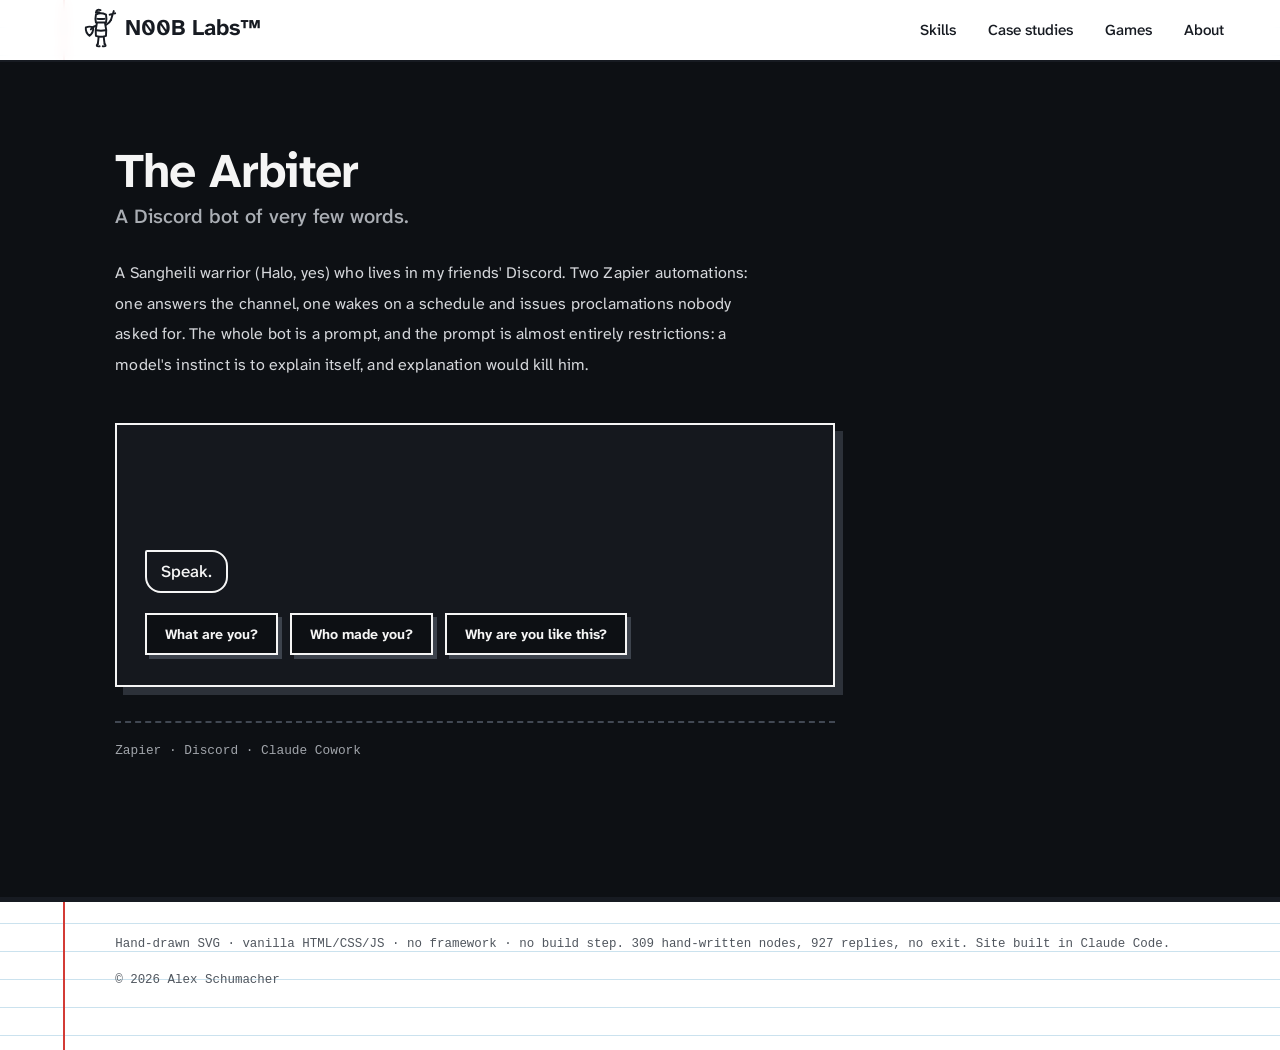
<file: arbiter/index.html>
<!DOCTYPE html>
<html lang="en">
<head>
<meta charset="UTF-8">
<meta name="viewport" content="width=device-width, initial-scale=1.0">
<title>The Arbiter: Alex Schumacher, Design Engineer</title>
<meta name="description" content="A Discord bot of very few words: a Sangheili warrior who lives in my friends' Discord. Talk to him. There is no way out.">
<meta property="og:title" content="The Arbiter: a Discord bot of very few words">
<meta property="og:description" content="Two Zapier automations and a prompt made almost entirely of restrictions. Talk to him.">
<meta property="og:url" content="https://nooblabs.vercel.app/arbiter">
<meta name="theme-color" content="#ffffff">
<link rel="icon" href="data:image/svg+xml,%3Csvg%20xmlns=%27http://www.w3.org/2000/svg%27%20viewBox=%2724%202%2034%2034%27%3E%3Cpath%20d=%27M40%206%20Q31%203%2030%2012%20Q34%2010%2038%2011%20M30%2016%20Q40%2010%2052%2016%20Q54%2026%2052%2033%20L30%2033%20Q28%2025%2030%2016%20Z%20M33%2025%20Q41%2026%2049%2025%27%20fill=%27none%27%20stroke=%27%23151b24%27%20stroke-width=%273.2%27%20stroke-linecap=%27round%27%20stroke-linejoin=%27round%27/%3E%3C/svg%3E">
<link rel="preconnect" href="https://fonts.googleapis.com">
<link rel="preconnect" href="https://fonts.gstatic.com" crossorigin>
<link href="https://fonts.googleapis.com/css2?family=Atkinson+Hyperlegible+Next:ital,wght@0,200..800;1,200..800&display=swap" rel="stylesheet">
<link rel="stylesheet" href="/styles.css">
</head>
<body>
<a class="skip" href="#chatLog">Skip to the conversation</a>

<header class="topnav">
  <a class="wordmark" href="/"><svg class="knight doodle" viewBox="4 1 72 88" aria-hidden="true">
      <path pathLength="1" d="M40 6 Q31 3 30 12 Q34 10 38 11"/>
      <path pathLength="1" d="M30 16 Q40 10 52 16 Q54 26 52 33 L30 33 Q28 25 30 16 Z"/>
      <path pathLength="1" d="M33 25 Q41 26 49 25"/>
      <path pathLength="1" d="M32 35 Q28 50 30 62 Q41 66 52 62 Q54 50 50 35"/>
      <path pathLength="1" d="M31 50 Q41 52 51 50"/>
      <path pathLength="1" d="M36 64 Q35 74 34 80 M47 64 Q48 74 49 80"/>
      <path pathLength="1" d="M34 80 Q28 86 38 85 M49 80 Q55 86 45 85"/>
      <path pathLength="1" d="M30 40 Q22 42 19 48"/>
      <path pathLength="1" d="M8 44 Q16 40 24 44 Q25 55 16 62 Q7 55 8 44 Z"/>
      <path pathLength="1" d="M52 38 Q60 34 63 27"/>
      <path pathLength="1" d="M63 27 Q66 17 69 8 M60 16 Q66 14 72 13"/>
    </svg><span>N00B&nbsp;Labs&trade;</span></a>
  <button class="menu-btn" type="button" popovertarget="site-menu" aria-label="Menu"><svg class="doodle" viewBox="0 0 24 24" aria-hidden="true"><path pathLength="1" d="M3 6.6 Q11 5.2 21 6.3"/><path pathLength="1" d="M3.4 12.2 Q12 11.4 20.6 12.4"/><path pathLength="1" d="M3 17.6 Q10 18.4 21 17.3"/></svg></button>
  <nav id="site-menu" aria-label="Site" popover>
    <button class="menu-close" type="button" popovertarget="site-menu" popovertargetaction="hide" aria-label="Close menu"><svg class="doodle" viewBox="0 0 24 24" aria-hidden="true"><path pathLength="1" d="M5 5.4 Q12 12.3 19 18.6"/><path pathLength="1" d="M18.6 5 Q12.4 11.4 5.2 19"/></svg></button>
    <a href="/#skills">Skills</a>
    <a href="/case-studies/">Case studies</a>
    <a href="/games/">Games</a>
    <a href="/about/">About</a>
  </nav>
</header>

<main>
  <section class="arbiter" id="arbiter">
    <div class="arbiter-inner">
      <h1>The Arbiter</h1>
      <p class="study-sub">A Discord bot of very few words.</p>
      <p class="arbiter-copy">A Sangheili warrior (Halo, yes) who lives in my friends' Discord. Two Zapier automations: one answers the channel, one wakes on a schedule and issues proclamations nobody asked for. The whole bot is a prompt, and the prompt is almost entirely restrictions: a model's instinct is to explain itself, and explanation would kill him.</p>

      <noscript><style>.chat { display: none; }</style></noscript>
      <div class="chat">
        <div class="chat-log" id="chatLog" role="log" aria-live="polite" aria-label="Conversation with the Arbiter" tabindex="0">
          <p class="msg bot">Speak.</p>
        </div>
        <div class="chat-actions" id="chatActions" role="group" aria-label="Your reply"></div>
      </div>

      <p class="study-built arbiter-built">Zapier · Discord · Claude Cowork</p>
    </div>
  </section>
</main>

<footer class="colophon">
  <p>Hand-drawn SVG · vanilla HTML/CSS/JS · no framework · no build step. 309 hand-written nodes, 927 replies, no exit. Site built in Claude&nbsp;Code.</p>
  <p>© 2026 Alex Schumacher</p>
</footer>

<script src="/arbiter/arbiter.js" defer></script>
</body>
</html>
</file>
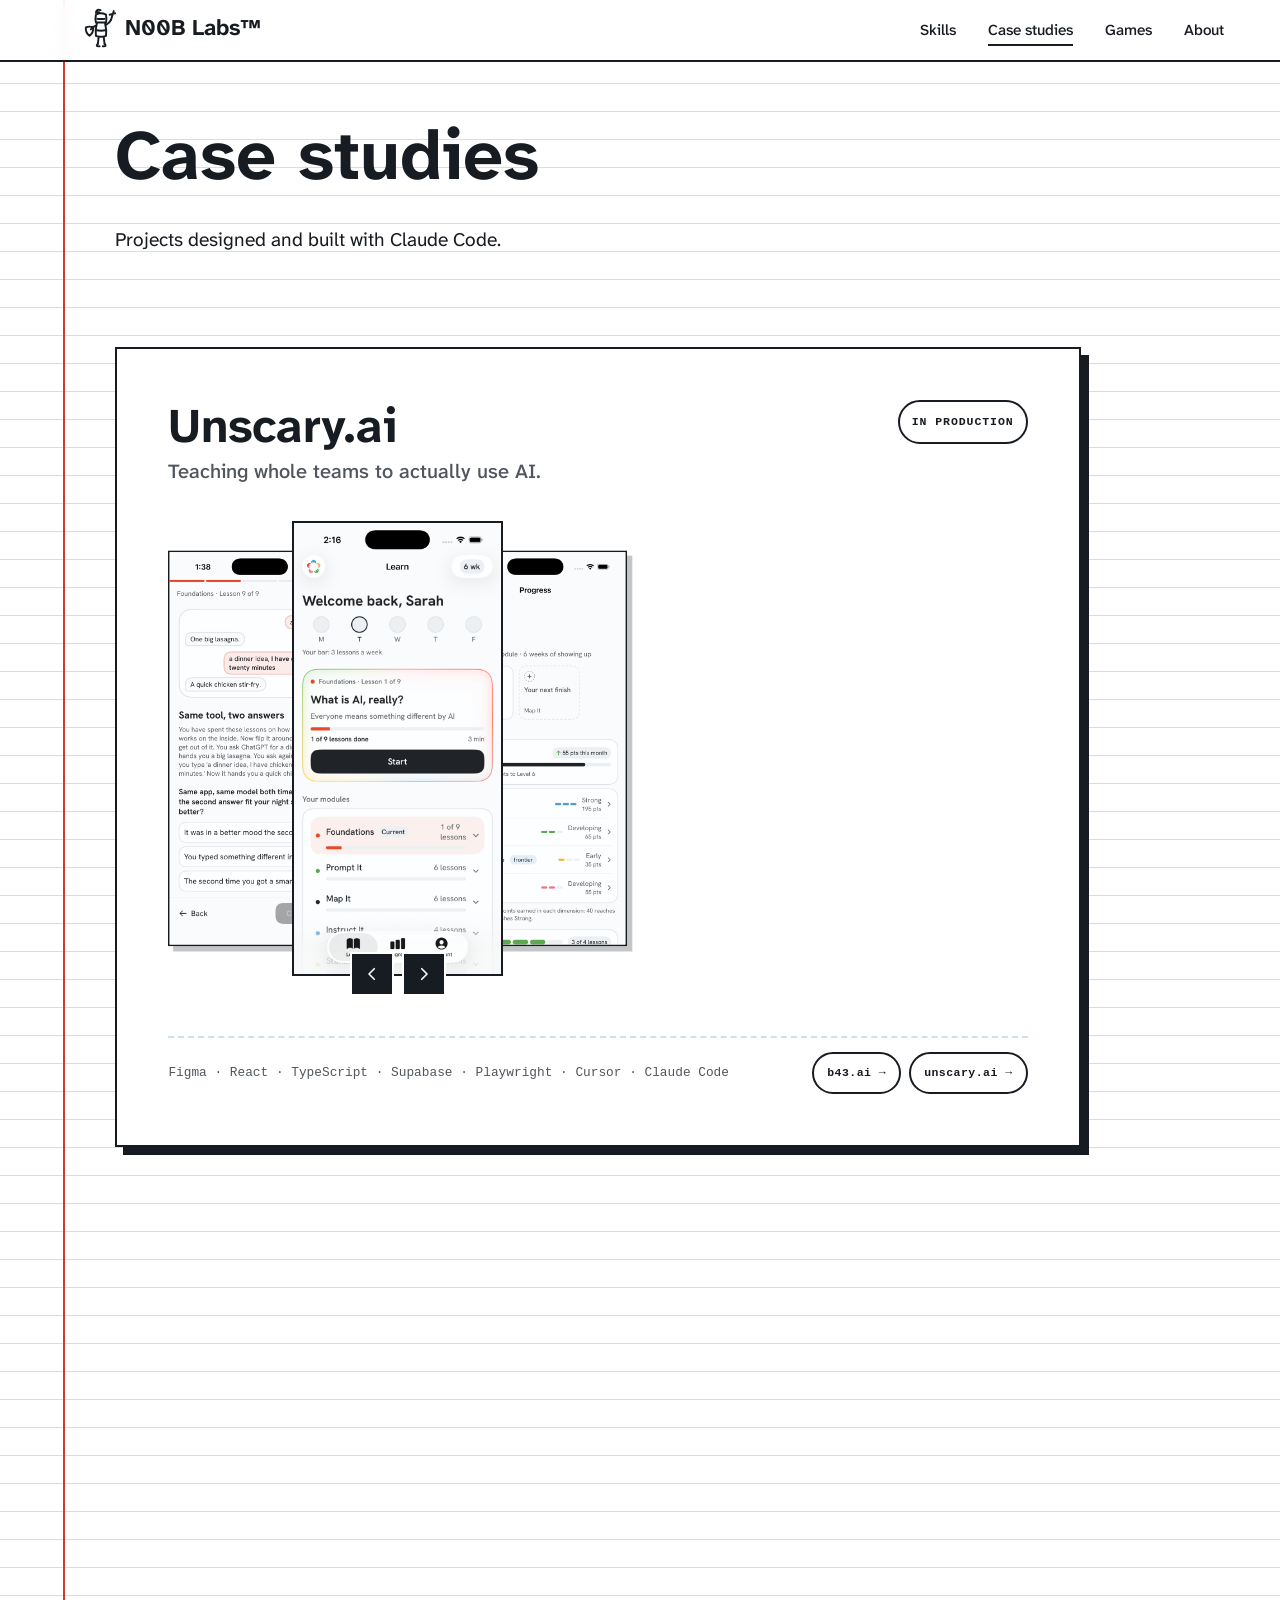
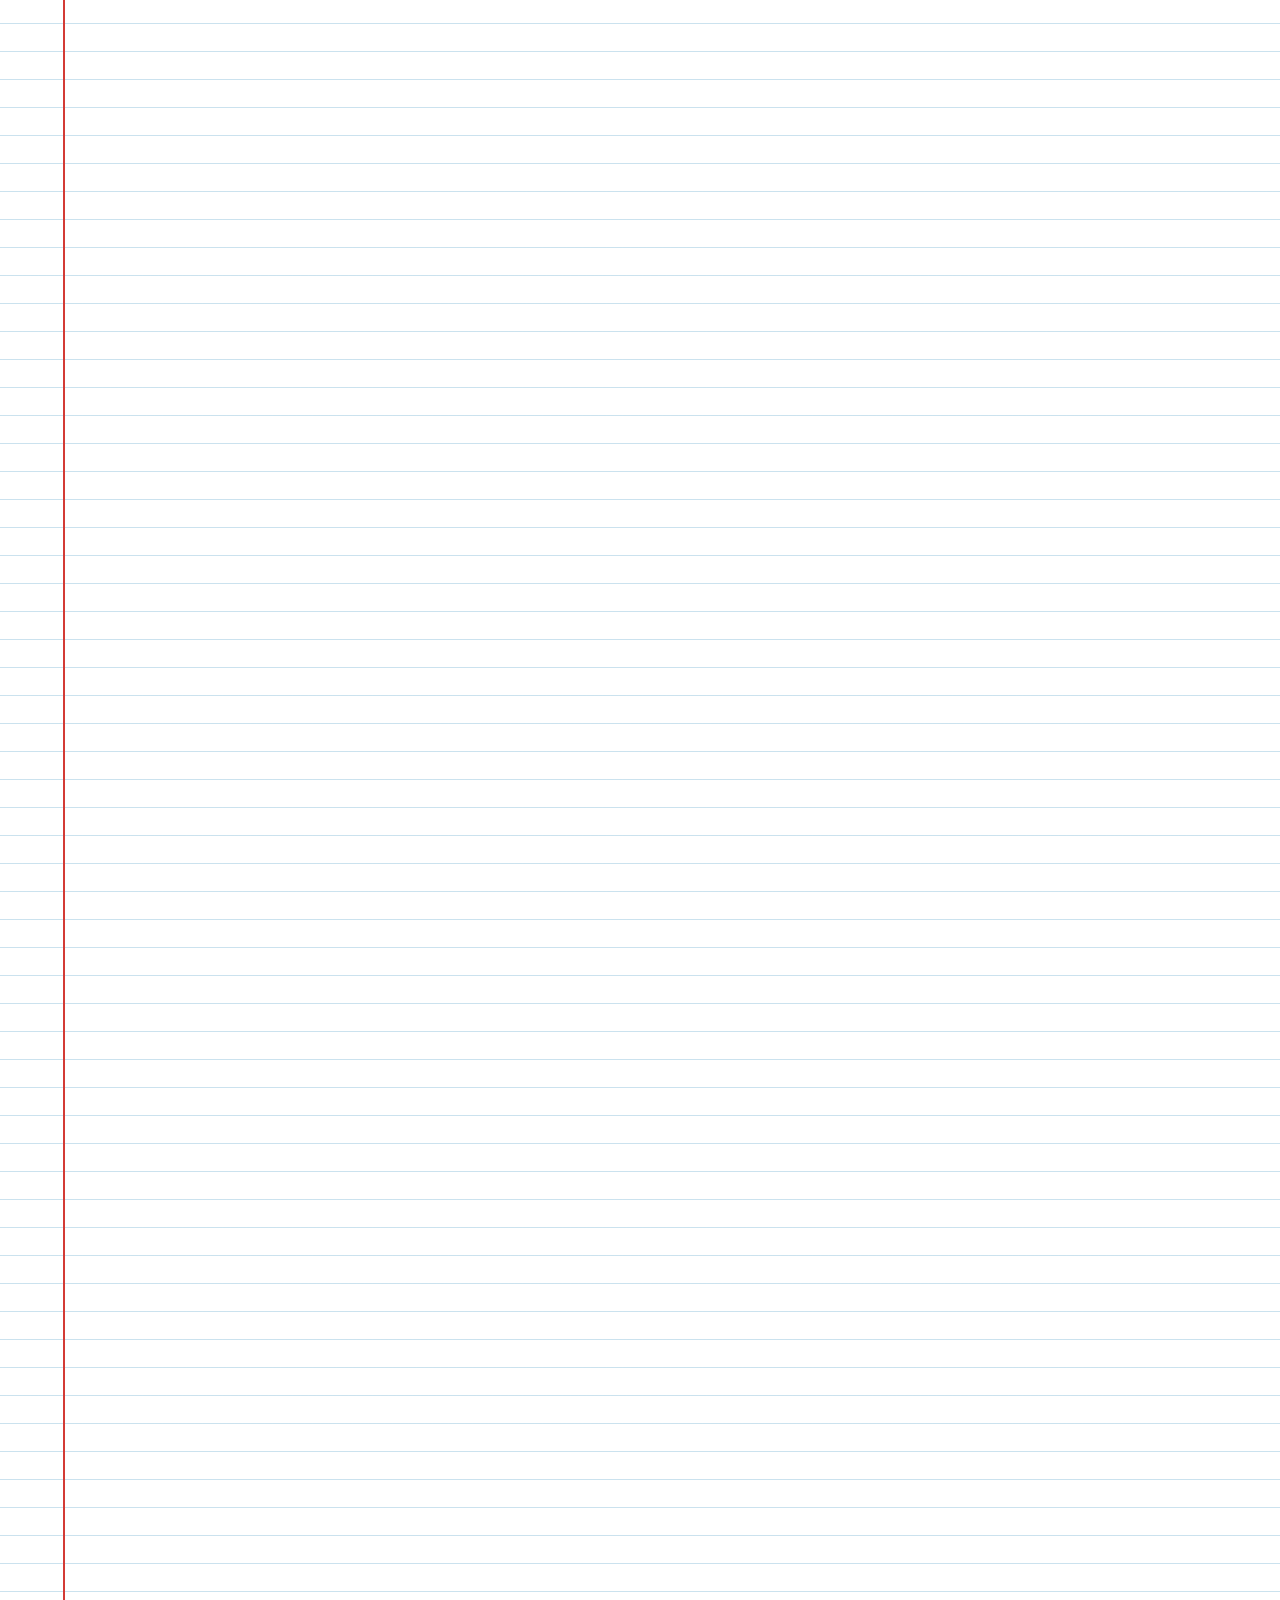
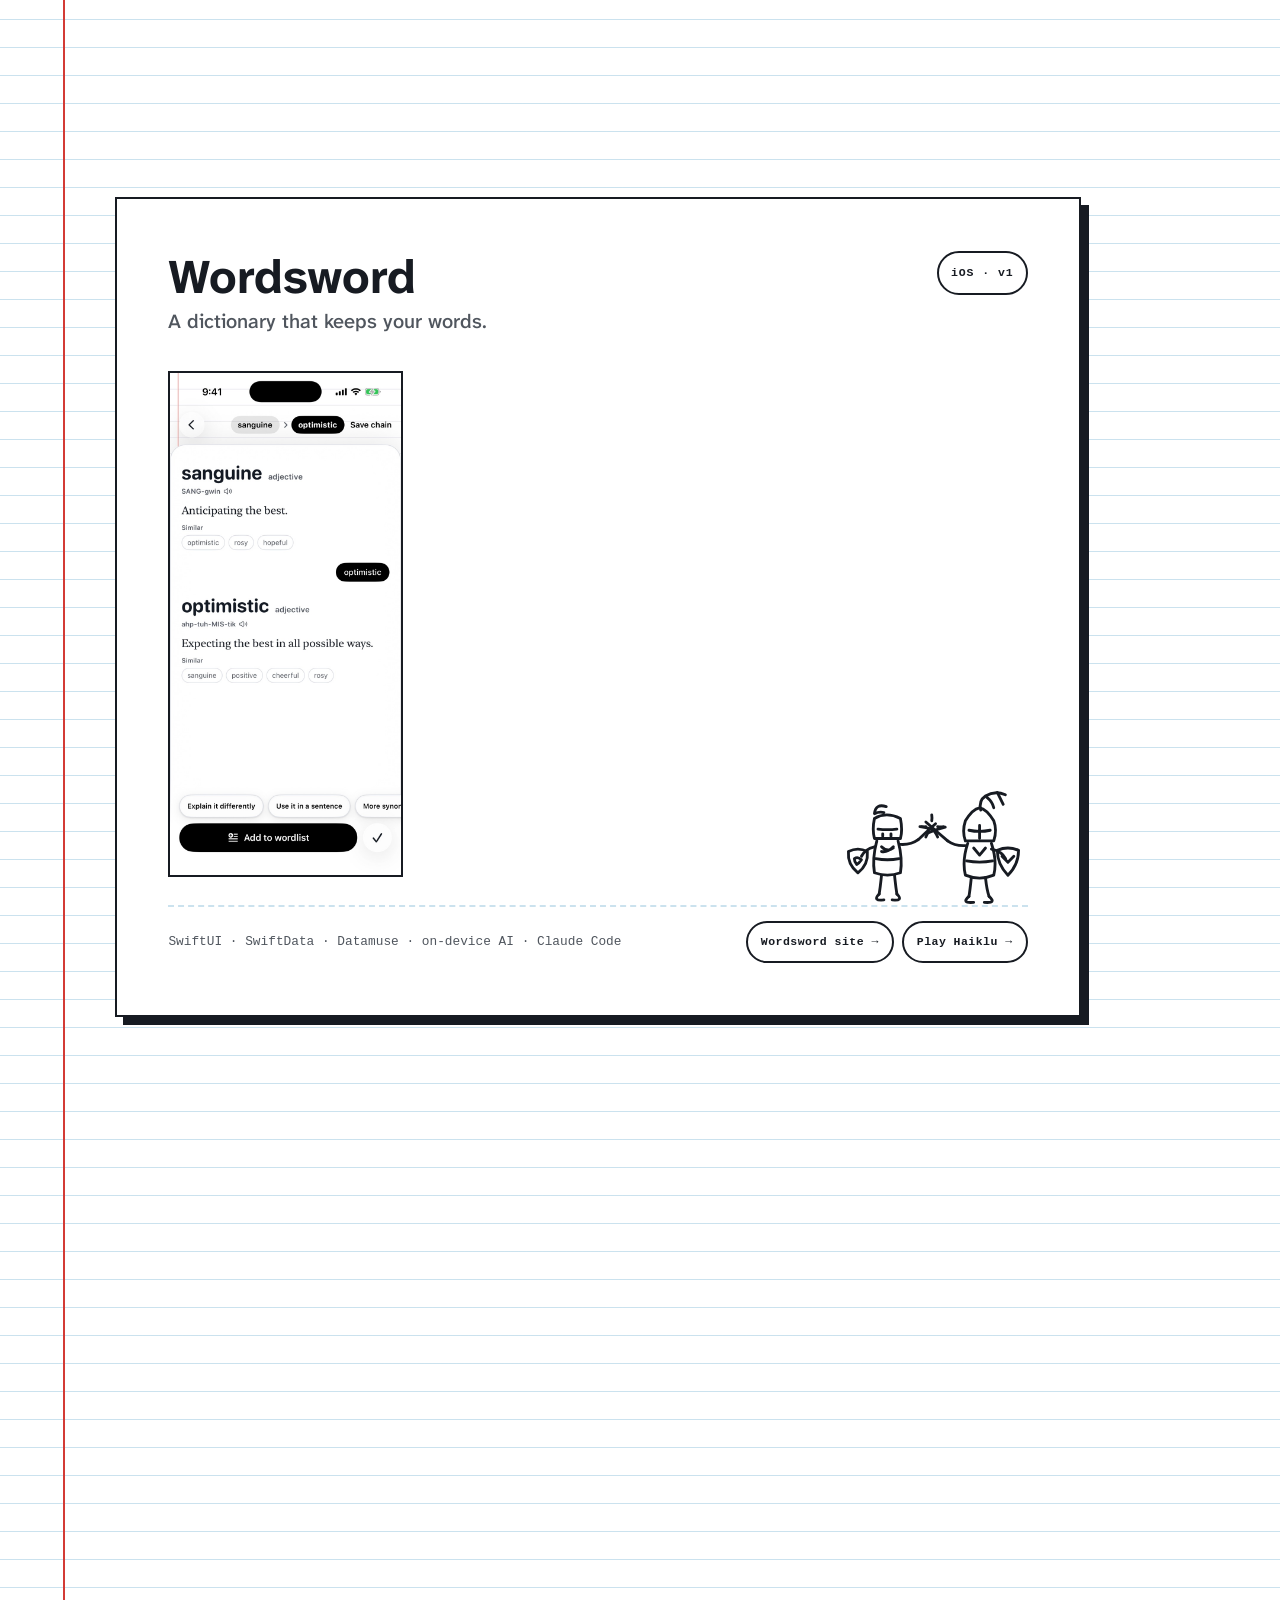
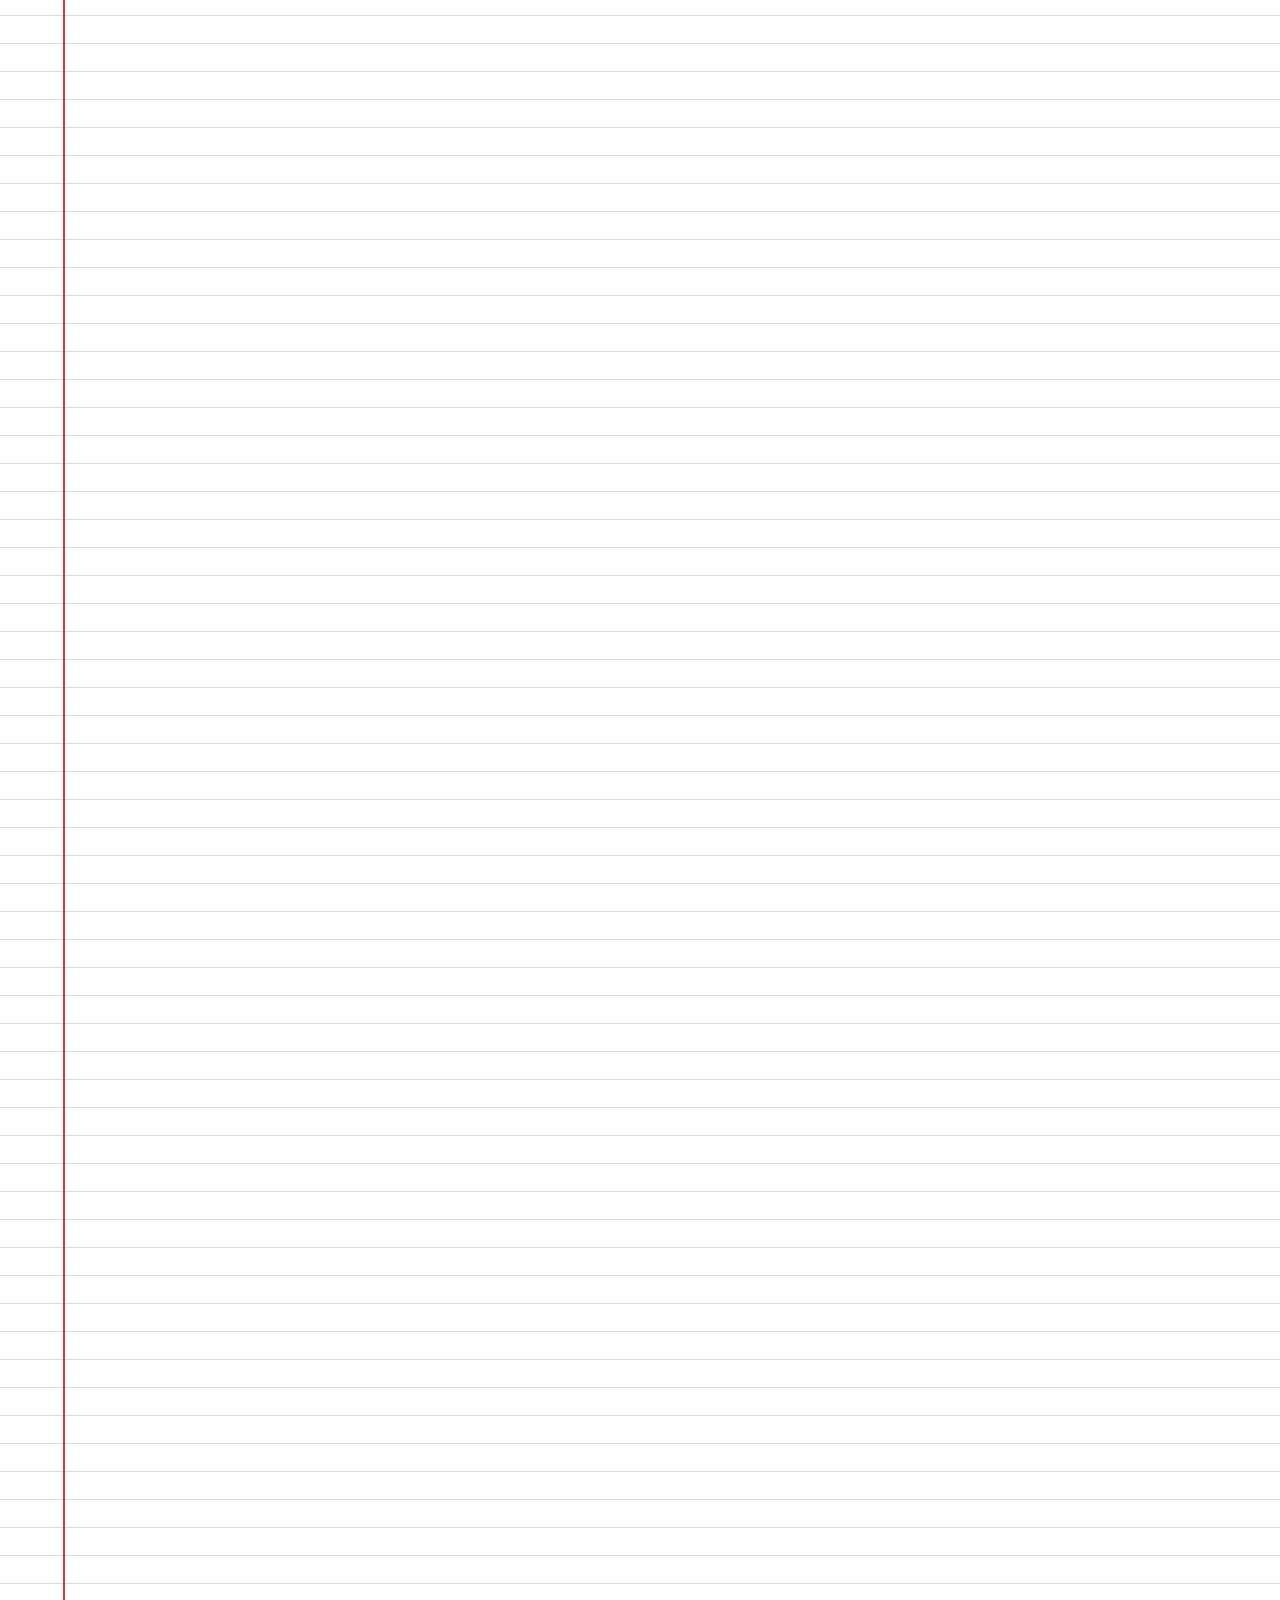
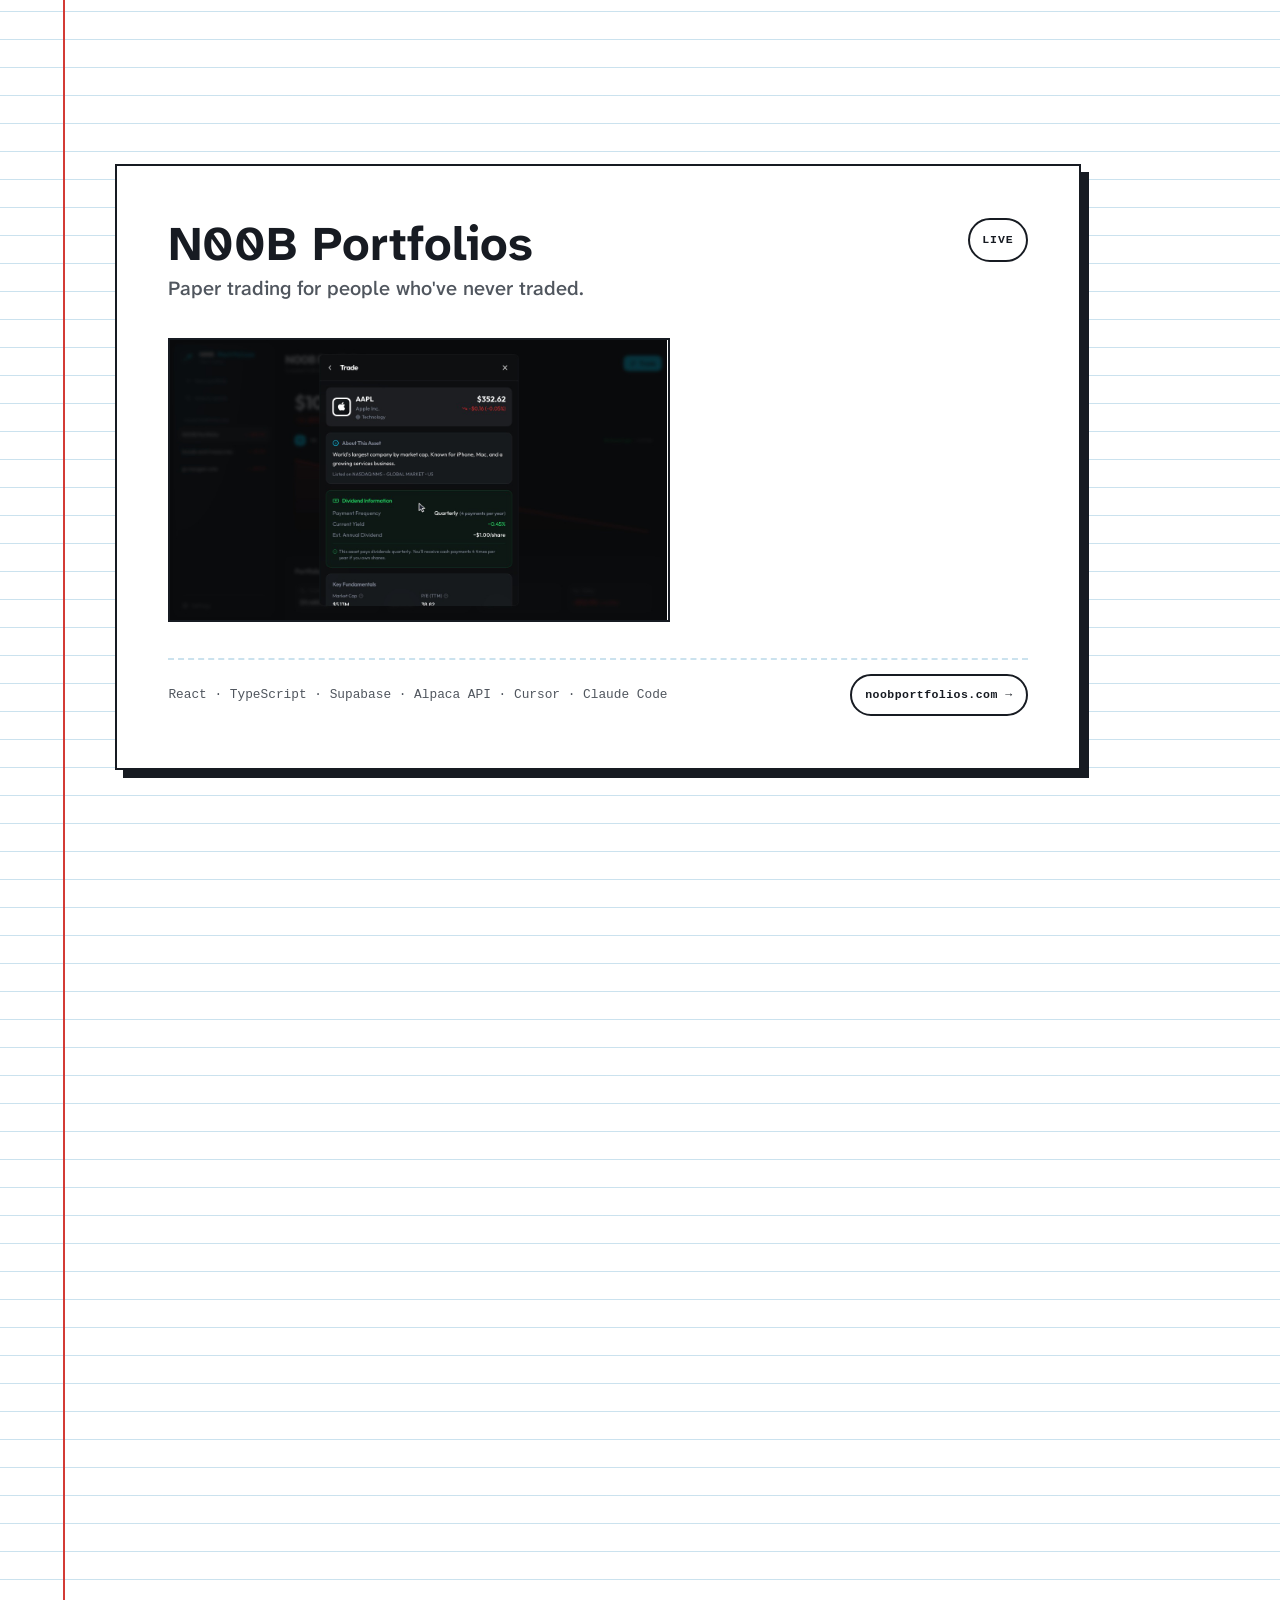
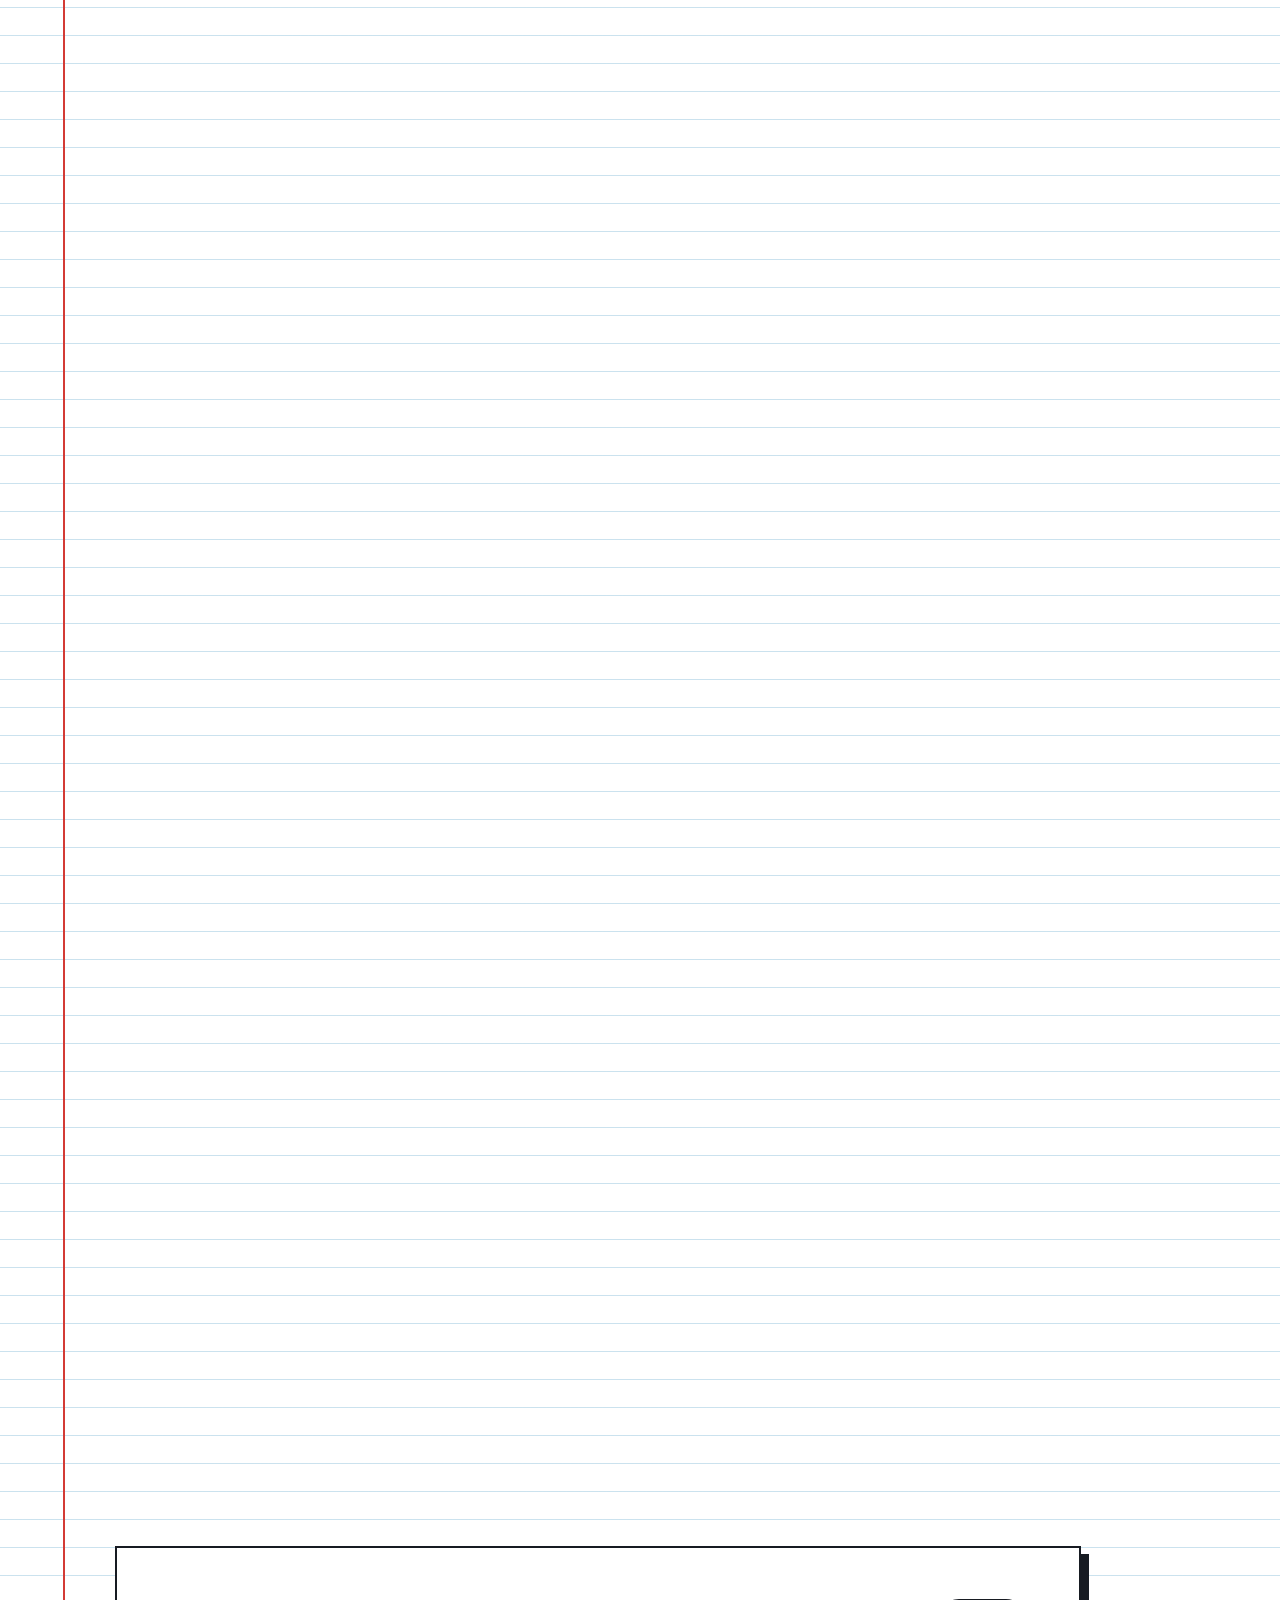
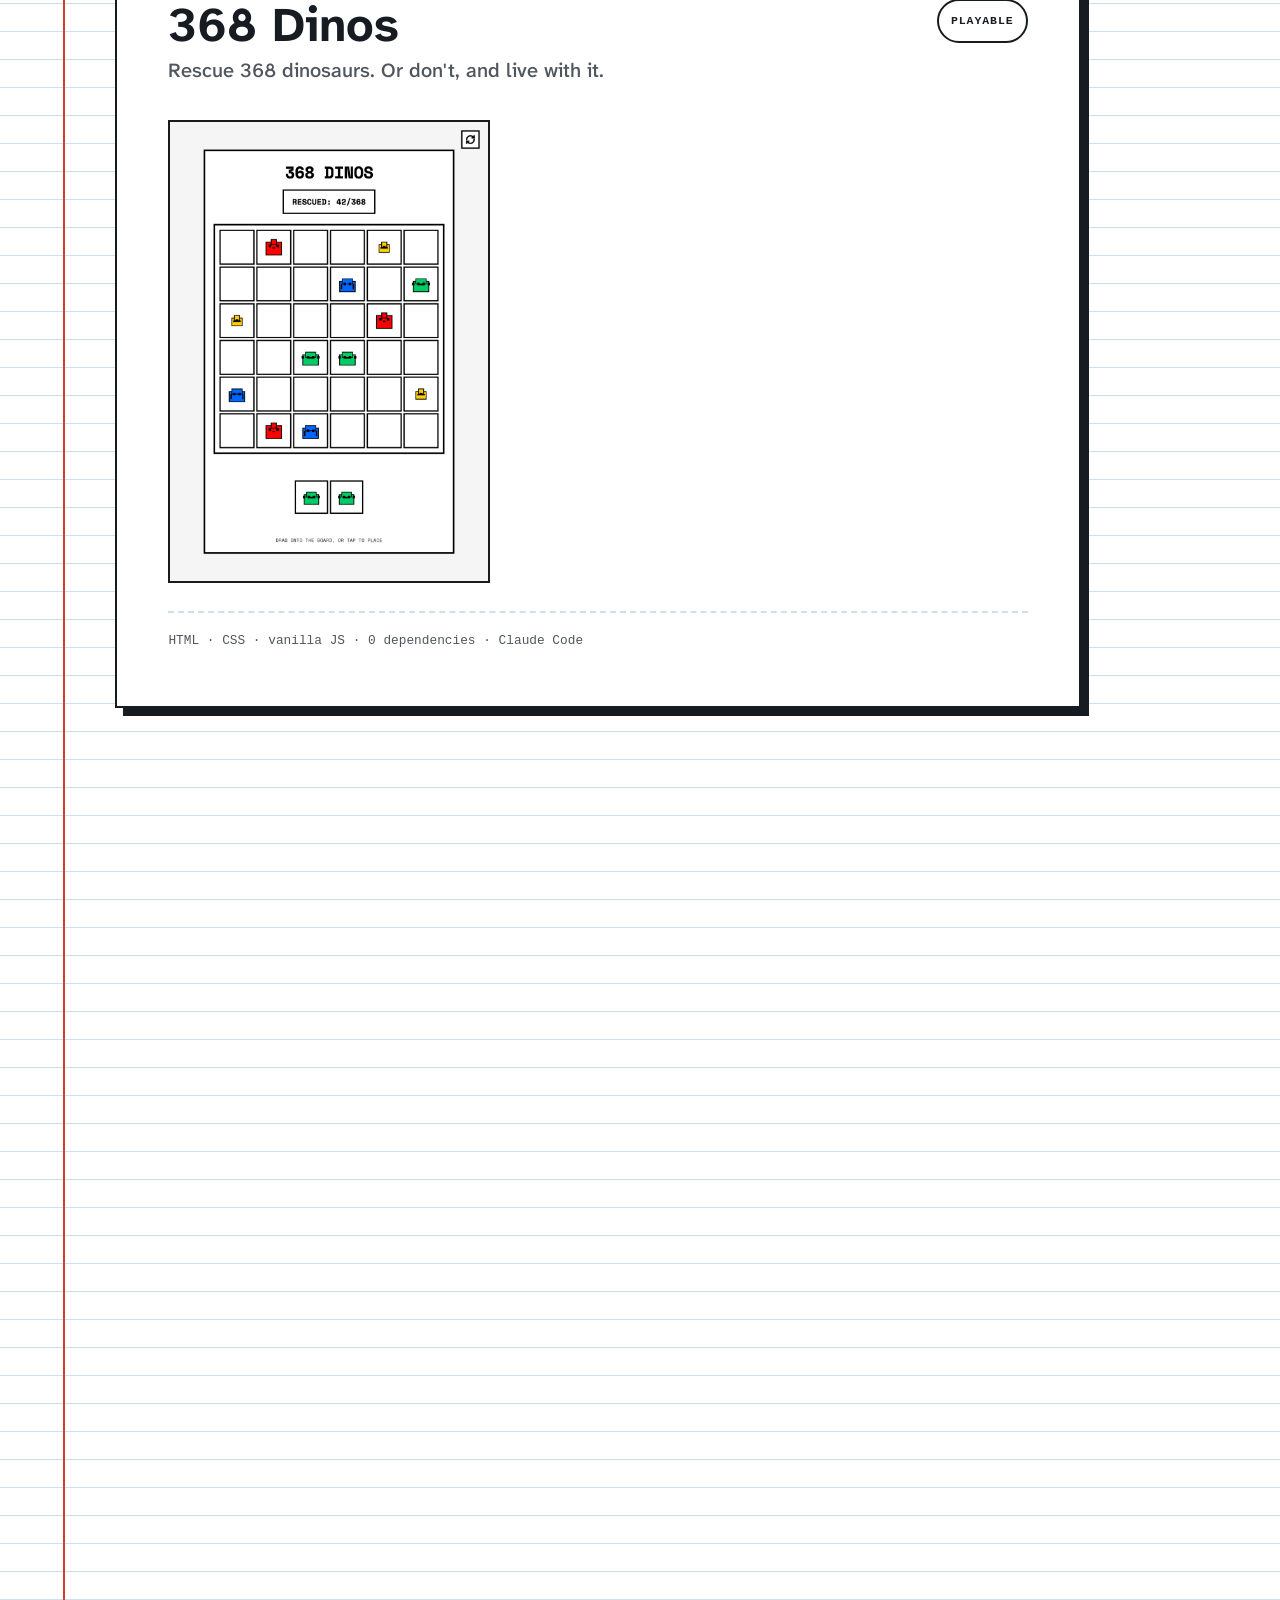
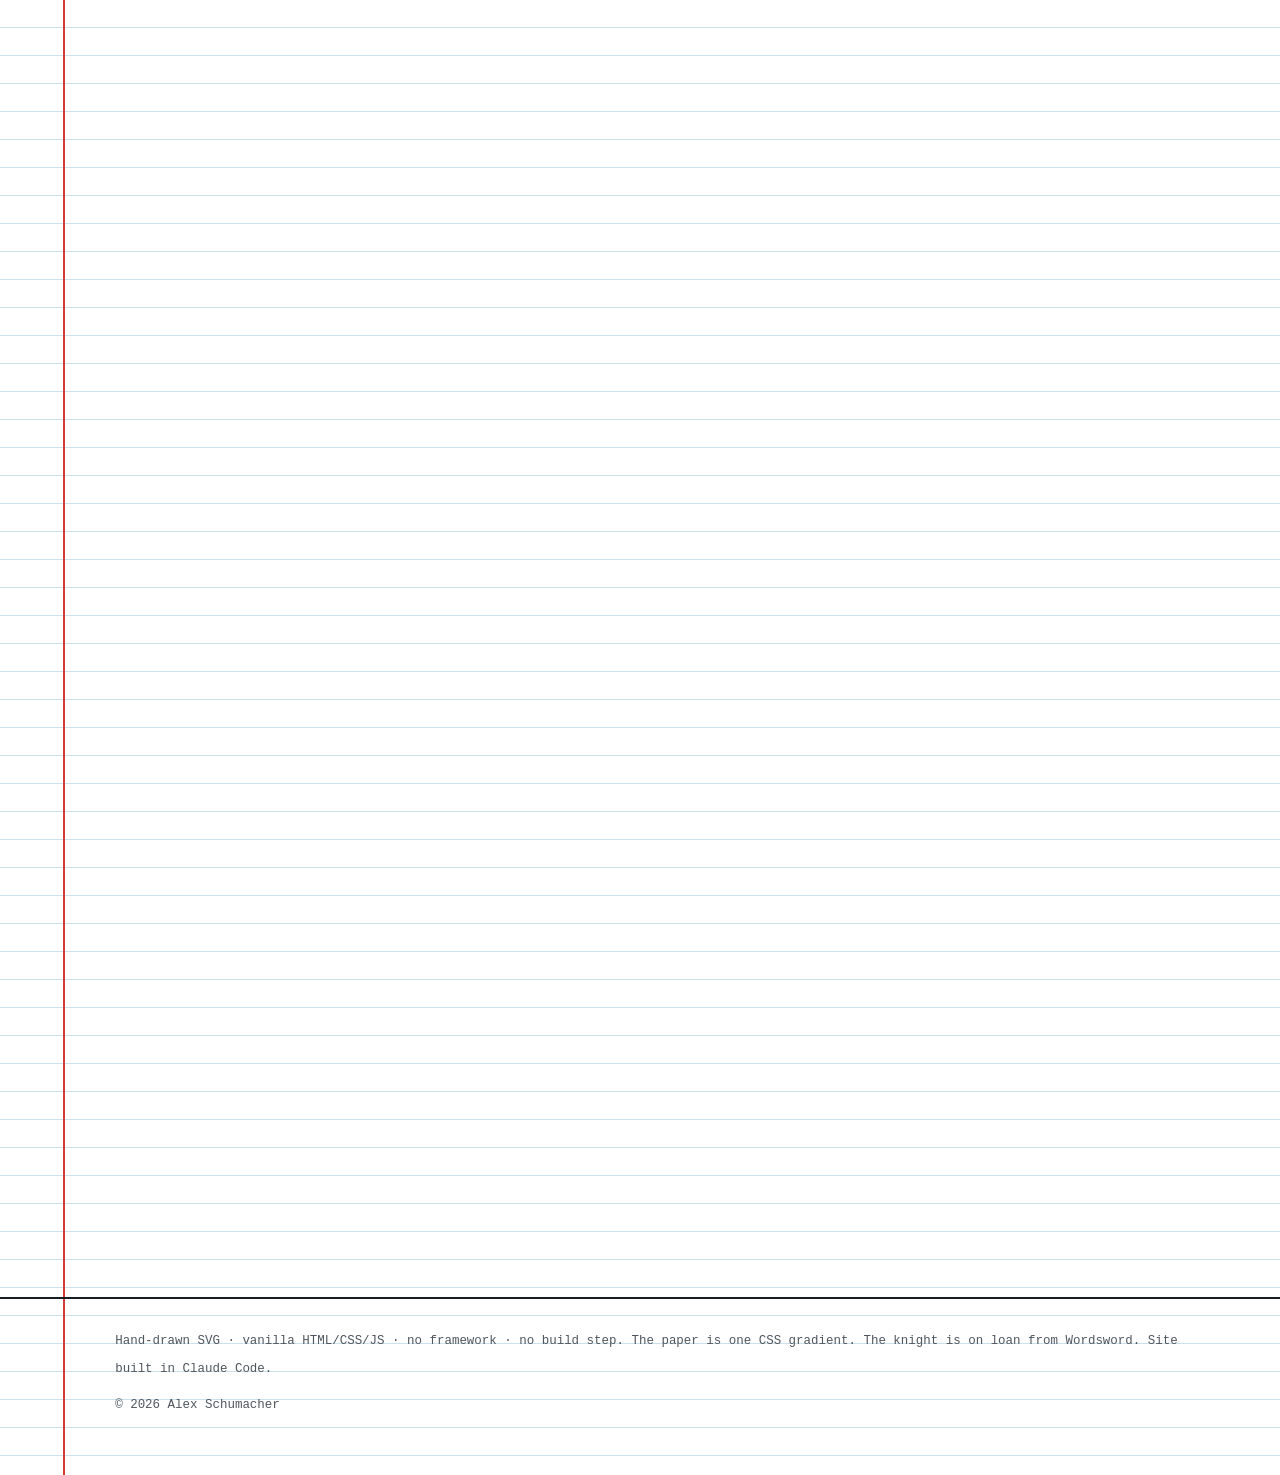
<file: case-studies/index.html>
<!DOCTYPE html>
<html lang="en">
<head>
<meta charset="UTF-8">
<meta name="viewport" content="width=device-width, initial-scale=1.0">
<title>Case studies: Alex Schumacher, Design Engineer</title>
<meta name="description" content="Alex Schumacher designs products, then builds them. Case studies: Unscary.ai, Wordsword, N00B Portfolios, 368 Dinos, and one very terse Discord bot.">
<meta property="og:title" content="Case studies: Alex Schumacher, Design Engineer">
<meta property="og:description" content="Alex Schumacher designs products, then builds them. Case studies: Unscary.ai, Wordsword, N00B Portfolios, 368 Dinos, and one very terse Discord bot.">
<meta property="og:url" content="https://nooblabs.vercel.app/case-studies">
<meta name="theme-color" content="#ffffff">
<link rel="icon" href="data:image/svg+xml,%3Csvg%20xmlns=%27http://www.w3.org/2000/svg%27%20viewBox=%2724%202%2034%2034%27%3E%3Cpath%20d=%27M40%206%20Q31%203%2030%2012%20Q34%2010%2038%2011%20M30%2016%20Q40%2010%2052%2016%20Q54%2026%2052%2033%20L30%2033%20Q28%2025%2030%2016%20Z%20M33%2025%20Q41%2026%2049%2025%27%20fill=%27none%27%20stroke=%27%23151b24%27%20stroke-width=%273.2%27%20stroke-linecap=%27round%27%20stroke-linejoin=%27round%27/%3E%3C/svg%3E">
<link rel="preconnect" href="https://fonts.googleapis.com">
<link rel="preconnect" href="https://fonts.gstatic.com" crossorigin>
<link href="https://fonts.googleapis.com/css2?family=Atkinson+Hyperlegible+Next:ital,wght@0,200..800;1,200..800&display=swap" rel="stylesheet">
<link rel="stylesheet" href="/styles.css">
</head>
<body>
<a class="skip" href="#work">Skip to the work</a>

<header class="topnav">
  <a class="wordmark" href="/"><svg class="knight doodle draw" viewBox="4 1 72 88" aria-hidden="true">
      <path pathLength="1" d="M40 6 Q31 3 30 12 Q34 10 38 11"/>
      <path pathLength="1" d="M30 16 Q40 10 52 16 Q54 26 52 33 L30 33 Q28 25 30 16 Z"/>
      <path pathLength="1" d="M33 25 Q41 26 49 25"/>
      <path pathLength="1" d="M32 35 Q28 50 30 62 Q41 66 52 62 Q54 50 50 35"/>
      <path pathLength="1" d="M31 50 Q41 52 51 50"/>
      <path pathLength="1" d="M36 64 Q35 74 34 80 M47 64 Q48 74 49 80"/>
      <path pathLength="1" d="M34 80 Q28 86 38 85 M49 80 Q55 86 45 85"/>
      <path pathLength="1" d="M30 40 Q22 42 19 48"/>
      <path pathLength="1" d="M8 44 Q16 40 24 44 Q25 55 16 62 Q7 55 8 44 Z"/>
      <path pathLength="1" d="M52 38 Q60 34 63 27"/>
      <path pathLength="1" d="M63 27 Q66 17 69 8 M60 16 Q66 14 72 13"/>
    </svg><span>N00B&nbsp;Labs&trade;</span></a>
  <button class="menu-btn" type="button" popovertarget="site-menu" aria-label="Menu"><svg class="doodle" viewBox="0 0 24 24" aria-hidden="true"><path pathLength="1" d="M3 6.6 Q11 5.2 21 6.3"/><path pathLength="1" d="M3.4 12.2 Q12 11.4 20.6 12.4"/><path pathLength="1" d="M3 17.6 Q10 18.4 21 17.3"/></svg></button>
  <nav id="site-menu" aria-label="Site" popover>
    <button class="menu-close" type="button" popovertarget="site-menu" popovertargetaction="hide" aria-label="Close menu"><svg class="doodle" viewBox="0 0 24 24" aria-hidden="true"><path pathLength="1" d="M5 5.4 Q12 12.3 19 18.6"/><path pathLength="1" d="M18.6 5 Q12.4 11.4 5.2 19"/></svg></button>
    <a href="/#skills">Skills</a>
    <a href="/case-studies/" aria-current="page">Case studies</a>
    <a href="/games/">Games</a>
    <a href="/about/">About</a>
  </nav>
</header>

<main>

  <!-- ============ WORK ============ -->
  <header class="work-head" id="work">
    <h1>Case studies</h1>
    <p class="lede">Projects designed and built with Claude&nbsp;Code.</p>
  </header>

  <!-- Unscary.ai -->
  <section class="study" id="b43" data-progress>
    <div class="pin"><div class="panel">
      <header class="study-head">
        <h2>Unscary.ai</h2>
        <p class="study-sub">Teaching whole teams to actually use AI.</p>
        <span class="stamp">IN PRODUCTION</span>
      </header>
      <div class="study-body">
        <figure class="shot stack-shot">
          <img class="s1" data-pos="front" src="/assets/b43-hub.webp" alt="Unscary, Unscary.ai's iPhone app: a Learn tab greeting 'Welcome back, Sarah', a Monday-to-Friday week strip set to three lessons a week, and the next lesson ('What is AI, really?') waiting behind a Start button" width="644" height="1400">
          <img class="s2" data-pos="left" src="/assets/b43-rep.png" alt="A lesson in progress, 'Same tool, two answers': two chat exchanges compared side by side, one vague and one that added 'I have chicken and twenty minutes', then three choices for why the second answer fit better" width="644" height="1400">
          <img class="s3" data-pos="right" src="/assets/b43-progress.png" alt="The Progress tab: 350 points across 20 lessons, a Level 5 bar, and standing on the four rungs: Recognize strong, Try developing, Standardize marked as the frontier, Automate developing" width="644" height="1400">
          <div class="reel-ctl" hidden>
            <button class="reel-btn" type="button" data-shuffle="-1" aria-label="Previous screen"><svg viewBox="0 0 24 24" aria-hidden="true"><path d="M15 5 L8 12 L15 19"/></svg></button>
            <button class="reel-btn" type="button" data-shuffle="1" aria-label="Next screen"><svg viewBox="0 0 24 24" aria-hidden="true"><path d="M9 5 L16 12 L9 19"/></svg></button>
          </div>
        </figure>
        <div class="beats">
          <div class="beat">
            <h3>What it is</h3>
            <p>An AI-enablement platform. Seven modules take a team from “what's a prompt” to shipping their own reusable AI skills. Unscary is the same ladder as an iPhone app: the screens on the left are its.</p>
          </div>
          <div class="beat">
            <h3>Why it works this way</h3>
            <p>Bryce Murray founded it, and had already taught this material live for years. Nobody learns a tool by watching someone else use it, though, so that training became five interactive formats instead of lecture videos: sort it, sequence it, build the prompt, place the chips, ending at a Skill Builder that turns a conversation into a skill the whole team can run.</p>
          </div>
          <div class="beat">
            <h3>My role</h3>
            <p>I was the founding designer on it: researched learning frameworks and game design to turn Bryce's teaching into lessons. Sketched it in Figma, built it in Cursor, then moved to Claude Code, where it still lives. React, TypeScript, Supabase underneath; the Skill Builder took three rebuilds before it graded itself: live-LLM tests score every deploy, and if it gets dumber, the build says so.</p>
          </div>
        </div>
      </div>
      <footer class="study-built">
        <span class="built-stack">Figma · React · TypeScript · Supabase · Playwright · Cursor · Claude&nbsp;Code</span>
        <span class="study-links">
          <a class="site-link" href="https://www.b43.ai/">b43.ai&nbsp;→</a>
          <a class="site-link" href="https://www.unscary.ai/">unscary.ai&nbsp;→</a>
        </span>
      </footer>
    </div></div>
  </section>

  <!-- WORDSWORD -->
  <section class="study" id="wordsword" data-progress>
    <div class="pin"><div class="panel">
      <header class="study-head">
        <h2>Wordsword</h2>
        <p class="study-sub">A dictionary that keeps your words.</p>
        <span class="stamp">iOS · v1</span>
      </header>
      <div class="study-body">
        <figure class="shot phone-reel">
          <!-- the real app in the Simulator, driven by a UI test: look a word up, chain a synonym, then flashcards. Poster first; motion only if it's wanted -->
          <video class="demo" muted loop playsinline preload="none" width="780" height="1696"
                 poster="/assets/wordsword-poster.jpg"
                 aria-label="Wordsword being used: typing sanguine gets a plain-English definition, tapping the synonym optimistic chains a second definition beneath it, then the Library opens and two flashcards, cleft and mystical, are flipped and marked Got it">
            <source src="/assets/wordsword-demo.mp4" type="video/mp4">
          </video>
        </figure>
        <div class="beats">
          <div class="beat">
            <h3>What it is</h3>
            <p>You're mid-book. A word stops you. Wordsword answers in plain English in about three seconds, then keeps the word: into a wordlist, back as flashcards, until it sticks.</p>
          </div>
          <div class="beat">
            <h3>Why it works this way</h3>
            <p>A text box would make it a chatbot: you type, it talks, you never get back to the book. So the chat is tap-only: the next three questions you'd actually ask, already written. And every lookup files itself, because nobody remembers to.</p>
          </div>
          <div class="beat">
            <h3>How I built it</h3>
            <p>SwiftUI and SwiftData. Apple's on-device model rewrites stuffy definitions into plain English: free, private, works on a plane. Then I taught the app to screenshot itself: a debug mode walks every screen for the App&nbsp;Store. The reel on the left is a UI test driving it.</p>
          </div>
        </div>
      </div>
      <footer class="study-built">
        <!-- the duel: Wordsword's knight (left) vs. a challenger, fought on the built-with line -->
        <svg class="duel doodle draw" viewBox="0 0 160 106" aria-hidden="true">
          <g transform="translate(0,14)">
            <g class="duel-k">
              <path pathLength="1" d="M40 6 Q31 3 30 12 Q34 10 38 11"/>
              <path pathLength="1" d="M30 16 Q40 10 52 16 Q54 26 52 33 L30 33 Q28 25 30 16 Z"/>
              <path pathLength="1" d="M33 25 Q41 26 49 25 M37 29 L37 31 M44 29 L44 31"/>
              <path pathLength="1" d="M32 35 Q28 50 30 62 Q41 66 52 62 Q54 50 50 35"/>
              <path pathLength="1" d="M31 50 Q41 52 51 50"/>
              <path pathLength="1" d="M36 40 Q41 45 46 41 M46 40 Q41 45 36 44"/>
              <path pathLength="1" d="M36 64 Q35 74 34 80 M47 64 Q48 74 49 80"/>
              <path pathLength="1" d="M34 80 Q28 86 38 85 M49 80 Q55 86 45 85"/>
              <path pathLength="1" d="M30 40 Q22 42 19 48"/>
              <path pathLength="1" d="M8 44 Q16 40 24 44 Q25 55 16 62 Q7 55 8 44 Z"/>
              <path pathLength="1" d="M13 50 Q16 48 19 51 Q17 54 15 55 Q13 53 13 50 Z"/>
              <g class="duel-arm">
                <path pathLength="1" d="M52 38 Q60 34 63 27"/>
                <path pathLength="1" d="M63 27 Q66 17 69 8 M60 16 Q66 14 72 13"/>
              </g>
            </g>
          </g>
          <g transform="translate(160,14) scale(-1,1)">
            <g class="duel-k duel-k--rival">
              <path pathLength="1" d="M40 9 Q42 1 36 -3 Q28 -8 19 -4"/>
              <path pathLength="1" d="M35 -2 Q30 2 29 7"/>
              <path pathLength="1" d="M26 -6 Q23 0 21 4"/>
              <path pathLength="1" d="M29 18 Q35 8 41 7 Q47 8 53 18 Q56 27 53 35 L29 35 Q26 26 29 18 Z"/>
              <path pathLength="1" d="M32 26 Q41 28 50 26 M41 22 L41 33"/>
              <path pathLength="1" d="M31 37 Q26 52 29 64 Q41 69 53 64 Q56 52 51 37"/>
              <path pathLength="1" d="M30 52 Q41 54 52 52"/>
              <path pathLength="1" d="M36 41 L41 47 L46 41"/>
              <path pathLength="1" d="M36 66 Q35 76 33 82 M48 66 Q49 76 50 82"/>
              <path pathLength="1" d="M33 82 Q26 88 37 87 M50 82 Q57 88 46 87"/>
              <path pathLength="1" d="M31 42 Q22 44 19 50"/>
              <path pathLength="1" d="M8 43 Q17 39 26 43 Q26 55 17 64 Q8 55 8 43 Z"/>
              <path pathLength="1" d="M12 48 L17 53 L22 48"/>
              <g class="duel-arm">
                <path pathLength="1" d="M53 39 Q61 35 64 28"/>
                <path pathLength="1" d="M64 28 Q68 17 72 5 M60 17 Q67 15 74 14"/>
              </g></g>
          </g>
          <!-- impact burst, centred where the blades cross -->
          <path class="duel-spark" pathLength="1" d="M78.5 32 Q78.9 29.5 78.5 27 M83.5 37 Q86 37.4 88.5 37 M73.5 37 Q71 37.4 68.5 37 M76 41.3 Q74.5 43.4 73.5 45.7 M81 41.3 Q82.5 43.4 83.5 45.7"/>
        </svg>
        <span class="built-stack">SwiftUI &middot; SwiftData &middot; Datamuse &middot; on-device AI &middot; Claude&nbsp;Code</span>
        <span class="study-links">
          <a class="site-link" href="https://getwordsword.vercel.app/">Wordsword site&nbsp;→</a>
          <a class="site-link" href="https://haiklu.vercel.app/">Play Haiklu&nbsp;→</a>
        </span>
      </footer>
    </div></div>
  </section>

  <!-- N00B PORTFOLIOS -->
  <section class="study" id="noob" data-progress>
    <div class="pin"><div class="panel">
      <header class="study-head">
        <h2>N00B Portfolios</h2>
        <p class="study-sub">Paper trading for people who've never traded.</p>
        <span class="stamp">LIVE</span>
      </header>
      <div class="study-body">
        <figure class="shot wide-shot">
          <video class="demo" muted loop playsinline preload="none" width="1280" height="720"
                 poster="/assets/noob-portfolios-poster.jpg"
                 aria-label="N00B Portfolios being used: Trade opens a search, Apple is picked, its panel explains the company, its dividend and its fundamentals in plain English, then $250 of it is bought with paper money and the buy lands at the top of Recent Transactions">
            <source src="/assets/noob-portfolios-demo.mp4" type="video/mp4">
          </video>
        </figure>
        <div class="beats">
          <div class="beat">
            <h3>What it is</h3>
            <p>Real tickers, real prices, fake money. Beginners practice the whole thing (portfolios, trades, dividends, allocation) with no way to lose rent.</p>
          </div>
          <div class="beat">
            <h3>Why it works this way</h3>
            <p>Fake prices teach fake lessons, so the market data is live. And green-up, red-down is a language beginners have not learned yet: every gain carries a number and a sign, never color alone. Beginner-safe has to mean accessible or it means nothing.</p>
          </div>
          <div class="beat">
            <h3>How I built it</h3>
            <p>React and Supabase. Every market call goes through an edge function, so the API keys never touch the browser, and a nightly job snapshots prices into the real time-series behind the charts. It started as a throwaway prototype. So I threw it away and built it again.</p>
          </div>
        </div>
      </div>
      <footer class="study-built">
        <span class="built-stack">React · TypeScript · Supabase · Alpaca&nbsp;API · Cursor · Claude&nbsp;Code</span>
        <span class="study-links">
          <a class="site-link" href="https://noobportfolios.com/">noobportfolios.com&nbsp;→</a>
        </span>
      </footer>
    </div></div>
  </section>

  <!-- 368 DINOS -->
  <section class="study" id="dinos" data-progress>
    <div class="pin"><div class="panel">
      <header class="study-head">
        <h2>368 Dinos</h2>
        <p class="study-sub">Rescue 368 dinosaurs. Or don't, and live with it.</p>
        <span class="stamp">PLAYABLE</span>
      </header>
      <div class="study-body">
        <figure class="shot tall-shot">
          <!-- the game playing itself, recorded off the real page — poster first, motion only if it's wanted -->
          <video class="demo" muted loop playsinline preload="none" width="960" height="1560"
                 poster="/assets/dinos-shot.png"
                 aria-label="368 Dinos playing itself: pairs of pixel dinosaurs drop onto a 6 by 6 grid, three of a kind flash and vanish, and the rescued counter climbs">
            <source src="/assets/dinos-demo.mp4" type="video/mp4">
          </video>
        </figure>
        <div class="beats">
          <div class="beat">
            <h3>What it is</h3>
            <p>A tiny browser puzzle. Match three dinos to rescue them; let the board fill and it's an <strong>EXTINCTION EVENT</strong>. No accounts, no gems, no tutorial: you'll get it in five seconds.</p>
          </div>
          <div class="beat">
            <h3>Why it works this way</h3>
            <p>A five-second game has no business asking for an install, an account, or a tutorial. One pointer handler tells a 6-pixel drag from a tap, so desktop and mobile play the same game. It also has full keyboard controls and screen-reader announcements. Yes, in a dino game.</p>
          </div>
          <div class="beat">
            <h3>How I built it</h3>
            <p>Three files. Zero dependencies. No build step. Every dino is hand-inlined SVG. One afternoon, start to finish, and it's playable right here:</p>
            <a class="btn play-btn" href="/dinos/">Play it →</a>
          </div>
        </div>
      </div>
      <footer class="study-built">
        <span class="built-stack">HTML · CSS · vanilla JS · 0 dependencies · Claude&nbsp;Code</span>
      </footer>
    </div></div>
  </section>

</main>

<footer class="colophon">
  <p>Hand-drawn SVG · vanilla HTML/CSS/JS · no framework · no build step. The paper is one CSS gradient. The knight is on loan from Wordsword. Site built in Claude&nbsp;Code.</p>
  <p>© 2026 Alex Schumacher</p>
</footer>

<script src="/main.js" defer></script>
</body>
</html>
</file>
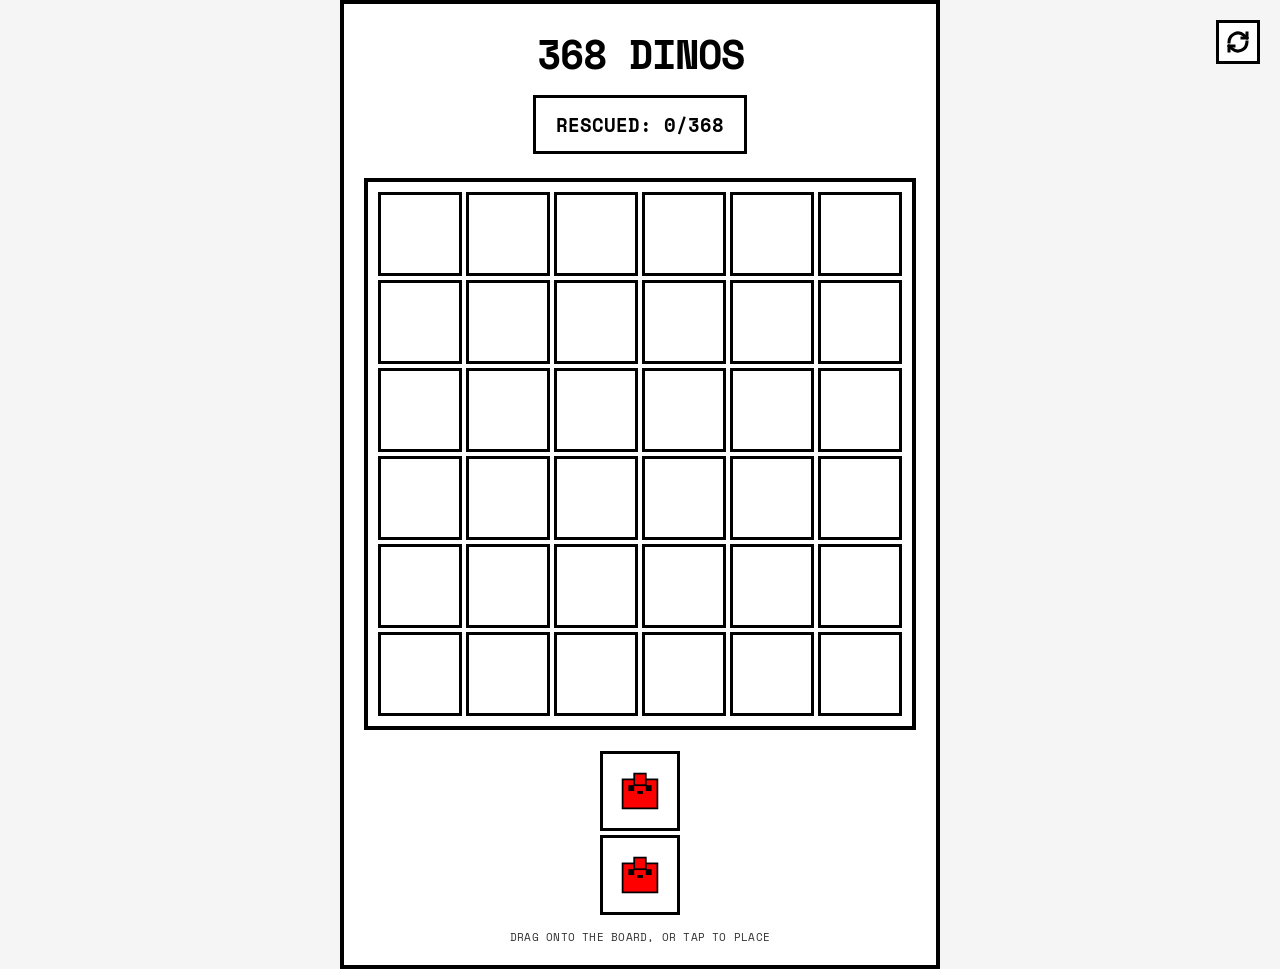
<file: dinos/index.html>
<!DOCTYPE html>
<html lang="en">
<head>
    <meta charset="UTF-8">
    <meta name="viewport" content="width=device-width, initial-scale=1.0">
    <title>368 DINOS</title>
    <link rel="stylesheet" href="styles.css">
</head>
<body>
    <button class="reset-button" id="resetButton" aria-label="Restart game" title="Restart game">
        <svg width="24" height="24" viewBox="0 0 24 24" fill="none" xmlns="http://www.w3.org/2000/svg">
            <path d="M3 12a9 9 0 0 1 15-6.7L21 8" stroke="currentColor" stroke-width="3" stroke-linecap="square"/>
            <path d="M21 3v5h-5" stroke="currentColor" stroke-width="3" stroke-linecap="square" stroke-linejoin="miter"/>
            <path d="M21 12a9 9 0 0 1-15 6.7L3 16" stroke="currentColor" stroke-width="3" stroke-linecap="square"/>
            <path d="M3 21v-5h5" stroke="currentColor" stroke-width="3" stroke-linecap="square" stroke-linejoin="miter"/>
        </svg>
    </button>

    <div class="game-container">
        <h1>368 DINOS</h1>
        <div class="rescue-counter" aria-live="polite">RESCUED: <span id="rescuedCount">0</span>/368</div>
        
        <div class="game-board" id="gameBoard" role="grid" aria-label="Game board">
            <!-- Grid cells will be generated by JavaScript -->
        </div>

        <div id="currentPair" class="current-pair" role="button" tabindex="0" aria-pressed="false" aria-label="Current dinosaur pair. Drag onto the board, or tap to arm placement mode.">
            <div class="preview-dinos">
                <div class="preview-cell" role="img" aria-label="First dinosaur"></div>
                <div class="preview-cell" role="img" aria-label="Second dinosaur"></div>
            </div>
        </div>
        <p id="pairHint" class="pair-hint">Drag onto the board, or tap to place</p>
    </div>

    <!-- Game Over Modal -->
    <div id="gameOverModal" class="modal hidden" role="dialog" aria-modal="true" aria-labelledby="gameOverTitle">
        <div class="modal-content">
            <h2 id="gameOverTitle">EXTINCTION EVENT</h2>
            <div class="final-stats">
                <div>Dinosaurs Rescued: <span id="finalRescued">0</span></div>
            </div>
            <button id="restartButton" class="restart-button">PLAY AGAIN</button>
        </div>
    </div>

    <script src="game.js?v=3"></script>
</body>
</html>
</file>
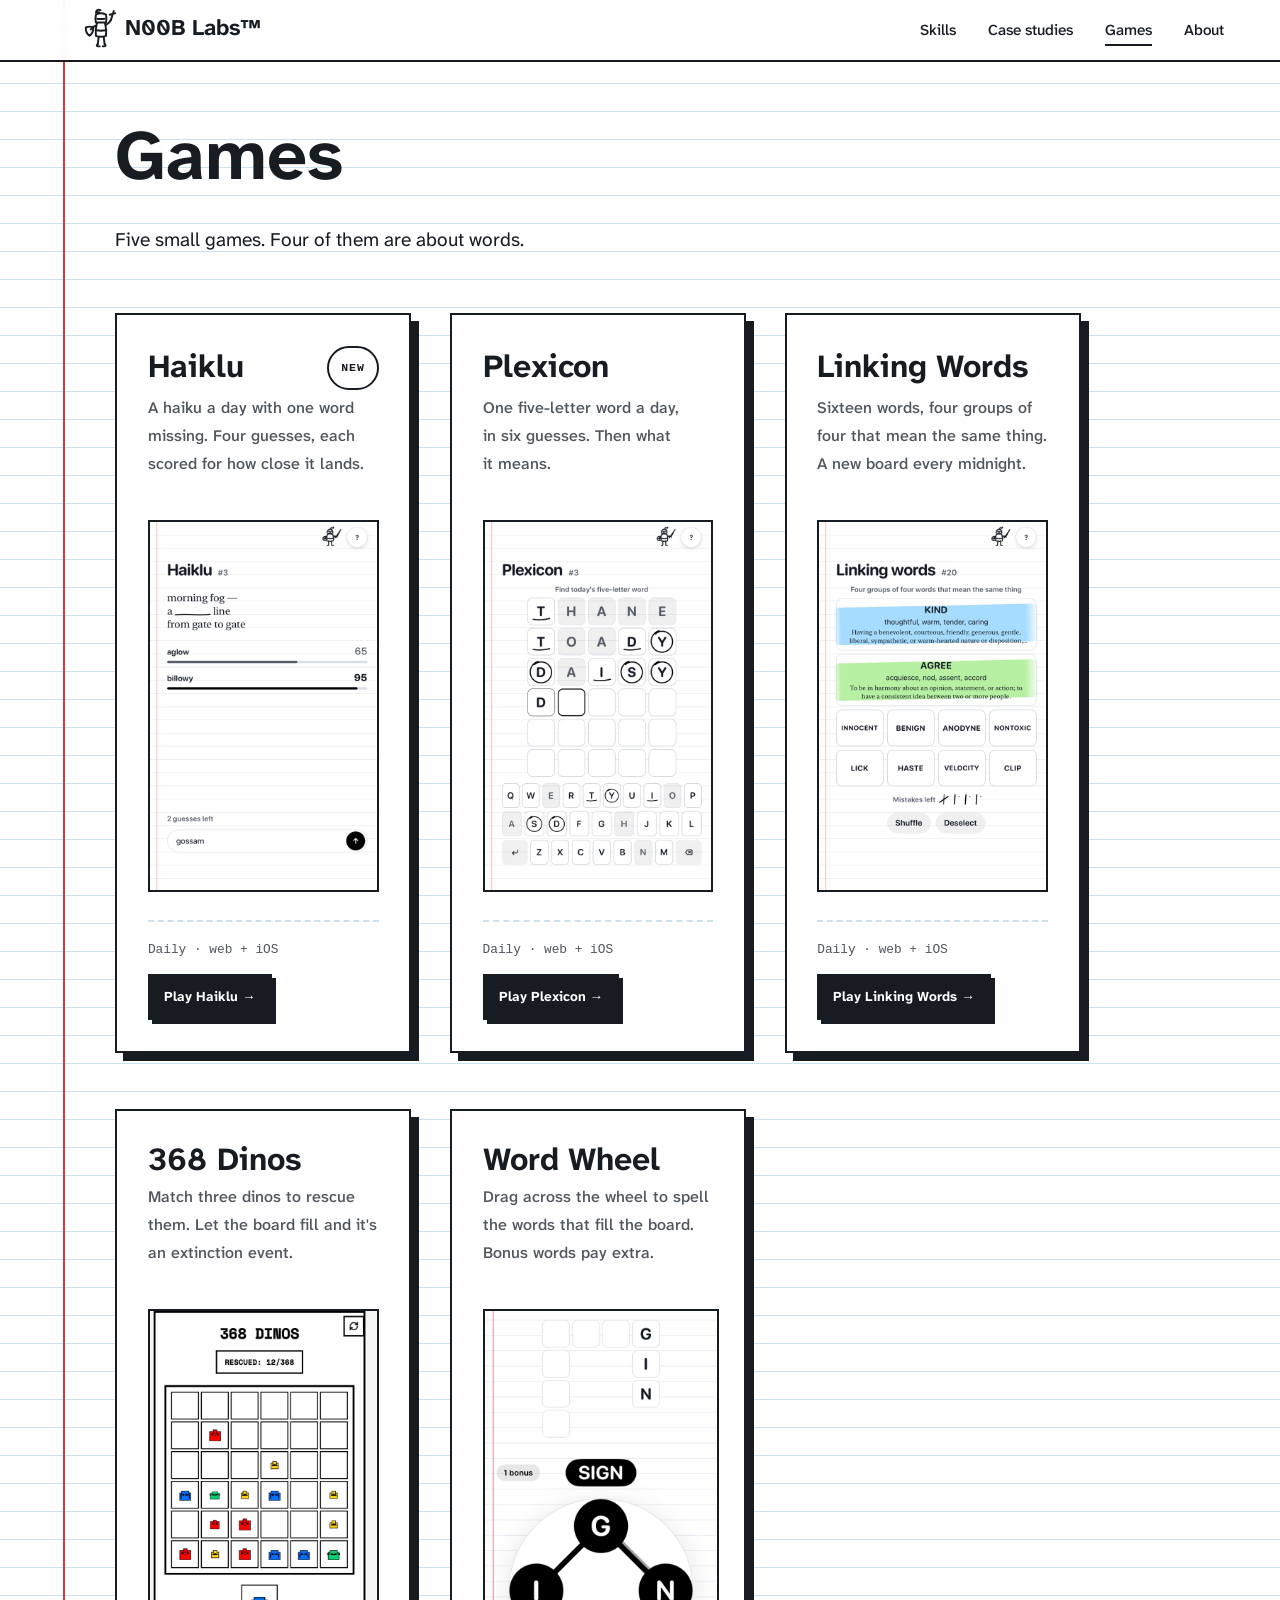
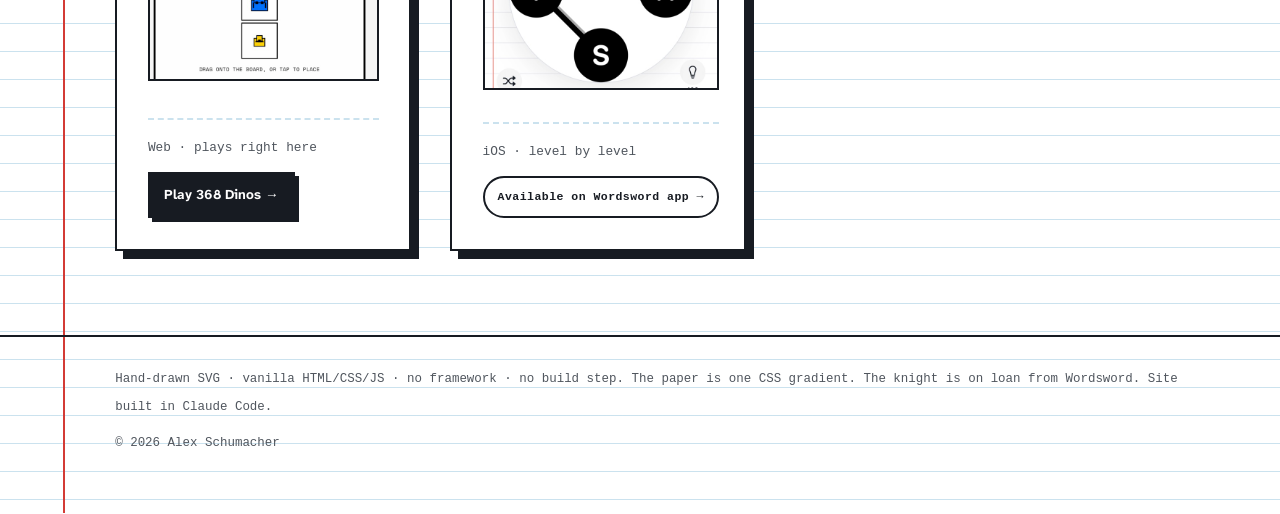
<file: games/index.html>
<!DOCTYPE html>
<html lang="en">
<head>
<meta charset="UTF-8">
<meta name="viewport" content="width=device-width, initial-scale=1.0">
<title>Games from N00B Labs</title>
<meta name="description" content="Five small games by Alex Schumacher: Haiklu, Plexicon, Linking Words, 368 Dinos and Word Wheel. Four of them are about words.">
<meta property="og:title" content="Games from N00B Labs">
<meta property="og:description" content="Five small games by Alex Schumacher: Haiklu, Plexicon, Linking Words, 368 Dinos and Word Wheel. Four of them are about words.">
<meta property="og:url" content="https://nooblabs.vercel.app/games">
<meta name="theme-color" content="#ffffff">
<link rel="icon" href="data:image/svg+xml,%3Csvg%20xmlns=%27http://www.w3.org/2000/svg%27%20viewBox=%2724%202%2034%2034%27%3E%3Cpath%20d=%27M40%206%20Q31%203%2030%2012%20Q34%2010%2038%2011%20M30%2016%20Q40%2010%2052%2016%20Q54%2026%2052%2033%20L30%2033%20Q28%2025%2030%2016%20Z%20M33%2025%20Q41%2026%2049%2025%27%20fill=%27none%27%20stroke=%27%23151b24%27%20stroke-width=%273.2%27%20stroke-linecap=%27round%27%20stroke-linejoin=%27round%27/%3E%3C/svg%3E">
<link rel="preconnect" href="https://fonts.googleapis.com">
<link rel="preconnect" href="https://fonts.gstatic.com" crossorigin>
<link href="https://fonts.googleapis.com/css2?family=Atkinson+Hyperlegible+Next:ital,wght@0,200..800;1,200..800&display=swap" rel="stylesheet">
<link rel="stylesheet" href="/styles.css">
</head>
<body>
<a class="skip" href="#games">Skip to the games</a>

<header class="topnav">
  <a class="wordmark" href="/"><svg class="knight doodle draw" viewBox="4 1 72 88" aria-hidden="true">
      <path pathLength="1" d="M40 6 Q31 3 30 12 Q34 10 38 11"/>
      <path pathLength="1" d="M30 16 Q40 10 52 16 Q54 26 52 33 L30 33 Q28 25 30 16 Z"/>
      <path pathLength="1" d="M33 25 Q41 26 49 25"/>
      <path pathLength="1" d="M32 35 Q28 50 30 62 Q41 66 52 62 Q54 50 50 35"/>
      <path pathLength="1" d="M31 50 Q41 52 51 50"/>
      <path pathLength="1" d="M36 64 Q35 74 34 80 M47 64 Q48 74 49 80"/>
      <path pathLength="1" d="M34 80 Q28 86 38 85 M49 80 Q55 86 45 85"/>
      <path pathLength="1" d="M30 40 Q22 42 19 48"/>
      <path pathLength="1" d="M8 44 Q16 40 24 44 Q25 55 16 62 Q7 55 8 44 Z"/>
      <path pathLength="1" d="M52 38 Q60 34 63 27"/>
      <path pathLength="1" d="M63 27 Q66 17 69 8 M60 16 Q66 14 72 13"/>
    </svg><span>N00B&nbsp;Labs&trade;</span></a>
  <button class="menu-btn" type="button" popovertarget="site-menu" aria-label="Menu"><svg class="doodle" viewBox="0 0 24 24" aria-hidden="true"><path pathLength="1" d="M3 6.6 Q11 5.2 21 6.3"/><path pathLength="1" d="M3.4 12.2 Q12 11.4 20.6 12.4"/><path pathLength="1" d="M3 17.6 Q10 18.4 21 17.3"/></svg></button>
  <nav id="site-menu" aria-label="Site" popover>
    <button class="menu-close" type="button" popovertarget="site-menu" popovertargetaction="hide" aria-label="Close menu"><svg class="doodle" viewBox="0 0 24 24" aria-hidden="true"><path pathLength="1" d="M5 5.4 Q12 12.3 19 18.6"/><path pathLength="1" d="M18.6 5 Q12.4 11.4 5.2 19"/></svg></button>
    <a href="/#skills">Skills</a>
    <a href="/case-studies/">Case studies</a>
    <a href="/games/" aria-current="page">Games</a>
    <a href="/about/">About</a>
  </nav>
</header>

<main>

  <header class="work-head" id="games">
    <h1>Games</h1>
    <p class="lede">Five small games. Four of them are about words.</p>
  </header>

  <!-- each reel is the real game playing a past day (no spoilers for today), recorded the way
       368 Dinos' was: 132 frames at 12fps. Poster first; main.js plays one on hover, or on touch when it's mid-screen. -->
  <div class="game-list">

    <article class="game" id="haiklu">
      <header class="game-head">
        <h2>Haiklu</h2>
        <span class="stamp">NEW</span>
      </header>
      <p class="game-sub">A haiku a day with one word missing. Four guesses, each scored for how close it lands.</p>
      <figure class="shot tall-shot">
        <video class="demo" muted loop playsinline preload="none" width="960" height="1560"
               poster="/assets/haiklu-poster.jpg"
               aria-label="Haiklu being played: a haiku with a blank, three guesses scored 65, 95 and then 100, and the missing word, gossamer, written into the poem">
          <source src="/assets/haiklu-demo.mp4" type="video/mp4">
        </video>
      </figure>
      <footer class="study-built">
        <span class="built-stack">Daily · web + iOS</span>
        <a class="btn play-btn" href="https://haiklu.vercel.app/">Play Haiklu&nbsp;→</a>
      </footer>
    </article>

    <article class="game" id="plexicon">
      <header class="game-head">
        <h2>Plexicon</h2>
      </header>
      <p class="game-sub">One five-letter word a day, in six guesses. Then what it means.</p>
      <figure class="shot tall-shot">
        <video class="demo" muted loop playsinline preload="none" width="960" height="1560"
               poster="/assets/plexicon-poster.jpg"
               aria-label="Plexicon being played: four five-letter guesses, each letter ringed when it's in place and underlined when it's in the word, closing in on DITSY">
          <source src="/assets/plexicon-demo.mp4" type="video/mp4">
        </video>
      </figure>
      <footer class="study-built">
        <span class="built-stack">Daily · web + iOS</span>
        <a class="btn play-btn" href="https://plexicon.vercel.app/">Play Plexicon&nbsp;→</a>
      </footer>
    </article>

    <article class="game" id="linking-words">
      <header class="game-head">
        <h2>Linking Words</h2>
      </header>
      <p class="game-sub">Sixteen words, four groups of four that mean the same thing. A new board every midnight.</p>
      <figure class="shot tall-shot">
        <video class="demo" muted loop playsinline preload="none" width="960" height="1560"
               poster="/assets/linking-poster.jpg"
               aria-label="Linking Words being played: sixteen word tiles sorted into four groups, kind, agree, harmless and speed, with one near miss along the way">
          <source src="/assets/linking-demo.mp4" type="video/mp4">
        </video>
      </figure>
      <footer class="study-built">
        <span class="built-stack">Daily · web + iOS</span>
        <a class="btn play-btn" href="https://linking-words.vercel.app/">Play Linking Words&nbsp;→</a>
      </footer>
    </article>

    <article class="game" id="dinos">
      <header class="game-head">
        <h2>368 Dinos</h2>
      </header>
      <p class="game-sub">Match three dinos to rescue them. Let the board fill and it's an extinction event.</p>
      <figure class="shot tall-shot">
        <video class="demo" muted loop playsinline preload="none" width="960" height="1560"
               poster="/assets/dinos-poster.jpg"
               aria-label="368 Dinos playing itself: pairs of pixel dinosaurs drop onto a 6 by 6 grid, three of a kind flash and vanish, and the rescued counter climbs">
          <source src="/assets/dinos-demo.mp4" type="video/mp4">
        </video>
      </figure>
      <footer class="study-built">
        <span class="built-stack">Web · plays right here</span>
        <!-- in-site, so the solid Button, not a SiteLink -->
        <a class="btn play-btn" href="/dinos/">Play 368 Dinos&nbsp;→</a>
      </footer>
    </article>

    <article class="game" id="word-wheel">
      <header class="game-head">
        <h2>Word Wheel</h2>
      </header>
      <p class="game-sub">Drag across the wheel to spell the words that fill the board. Bonus words pay extra.</p>
      <figure class="shot tall-shot">
        <video class="demo" muted loop playsinline preload="none" width="960" height="1560"
               poster="/assets/wordwheel-poster.jpg"
               aria-label="Word Wheel being played in the Wordsword app: a finger drags across the letters G, I, N and S to spell sin, gin, sign and sing, the board fills in, and level 1 is done">
          <source src="/assets/wordwheel-demo.mp4" type="video/mp4">
        </video>
      </figure>
      <footer class="study-built">
        <span class="built-stack">iOS · level by level</span>
        <span class="study-links"><a class="site-link" href="https://getwordsword.vercel.app/">Available on Wordsword app&nbsp;→</a></span>
      </footer>
    </article>

  </div>

</main>

<footer class="colophon">
  <p>Hand-drawn SVG · vanilla HTML/CSS/JS · no framework · no build step. The paper is one CSS gradient. The knight is on loan from Wordsword. Site built in Claude&nbsp;Code.</p>
  <p>© 2026 Alex Schumacher</p>
</footer>

<script src="/main.js" defer></script>
</body>
</html>
</file>
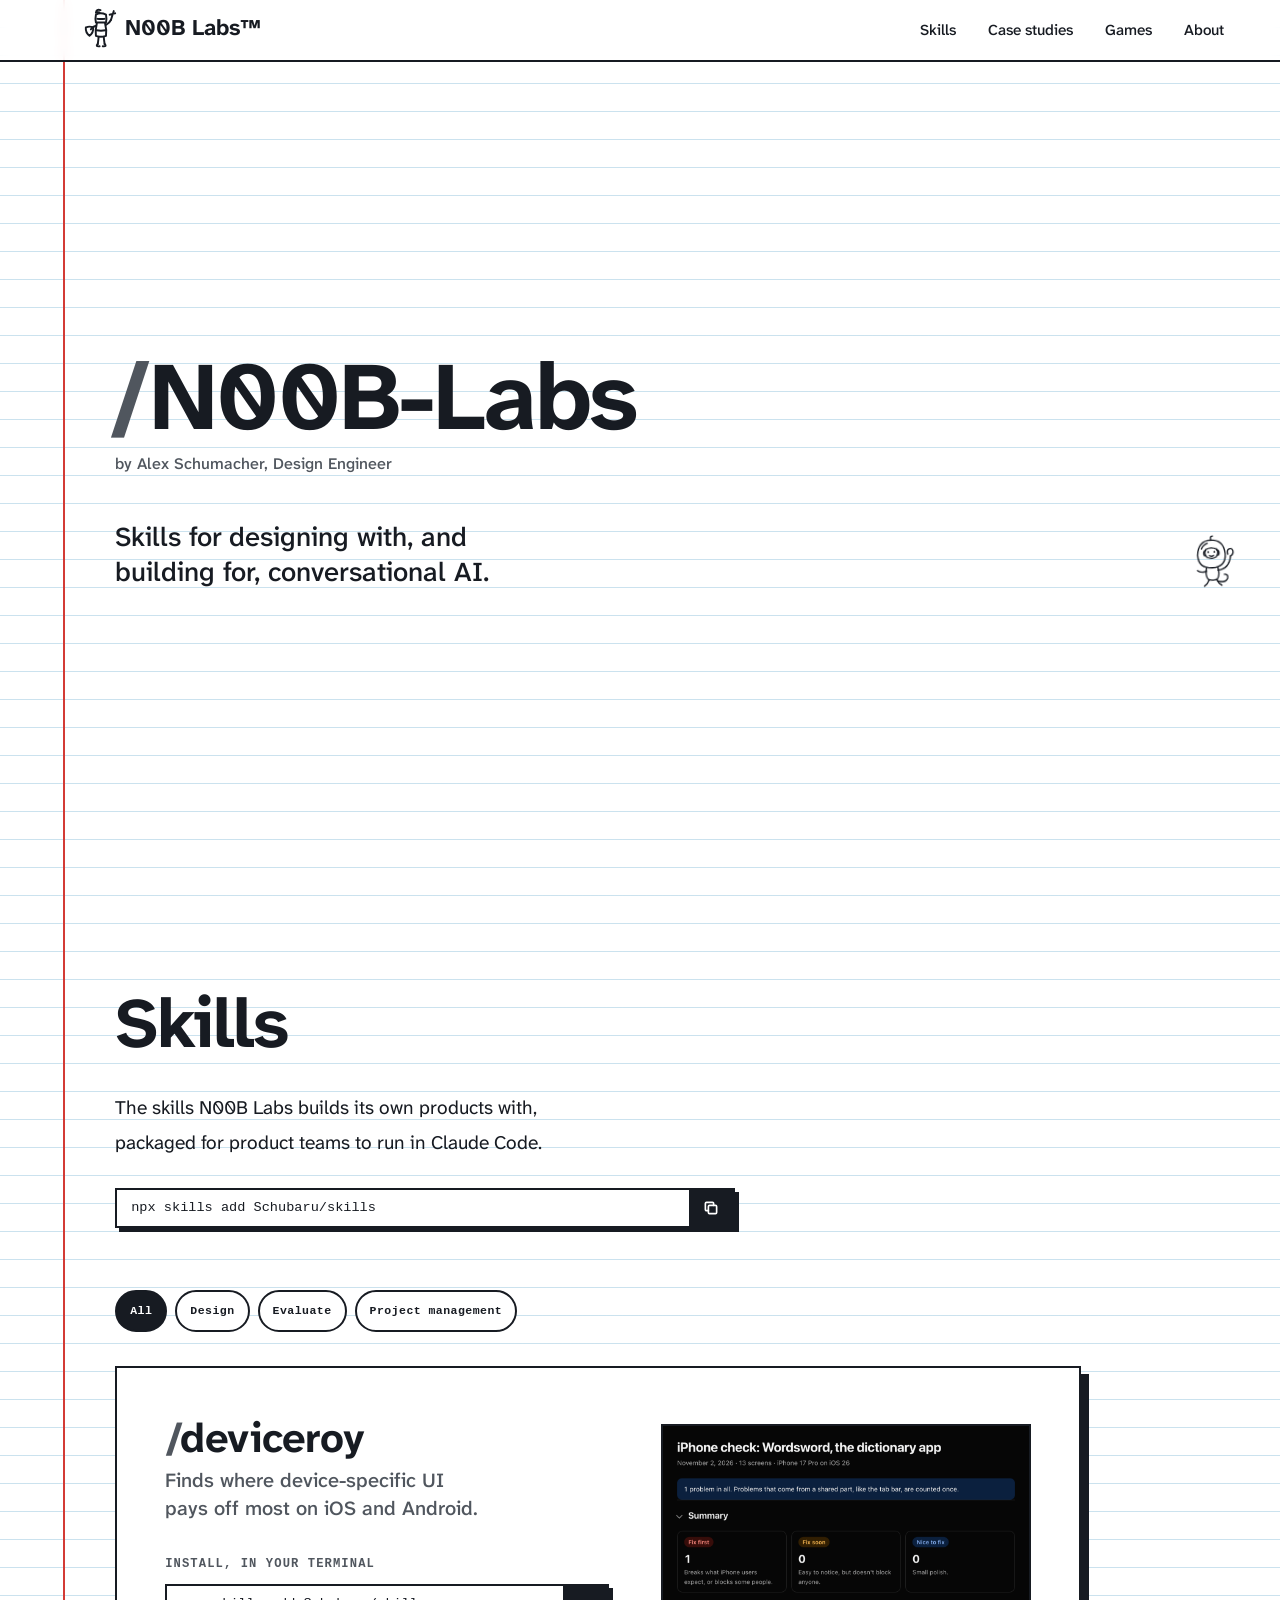
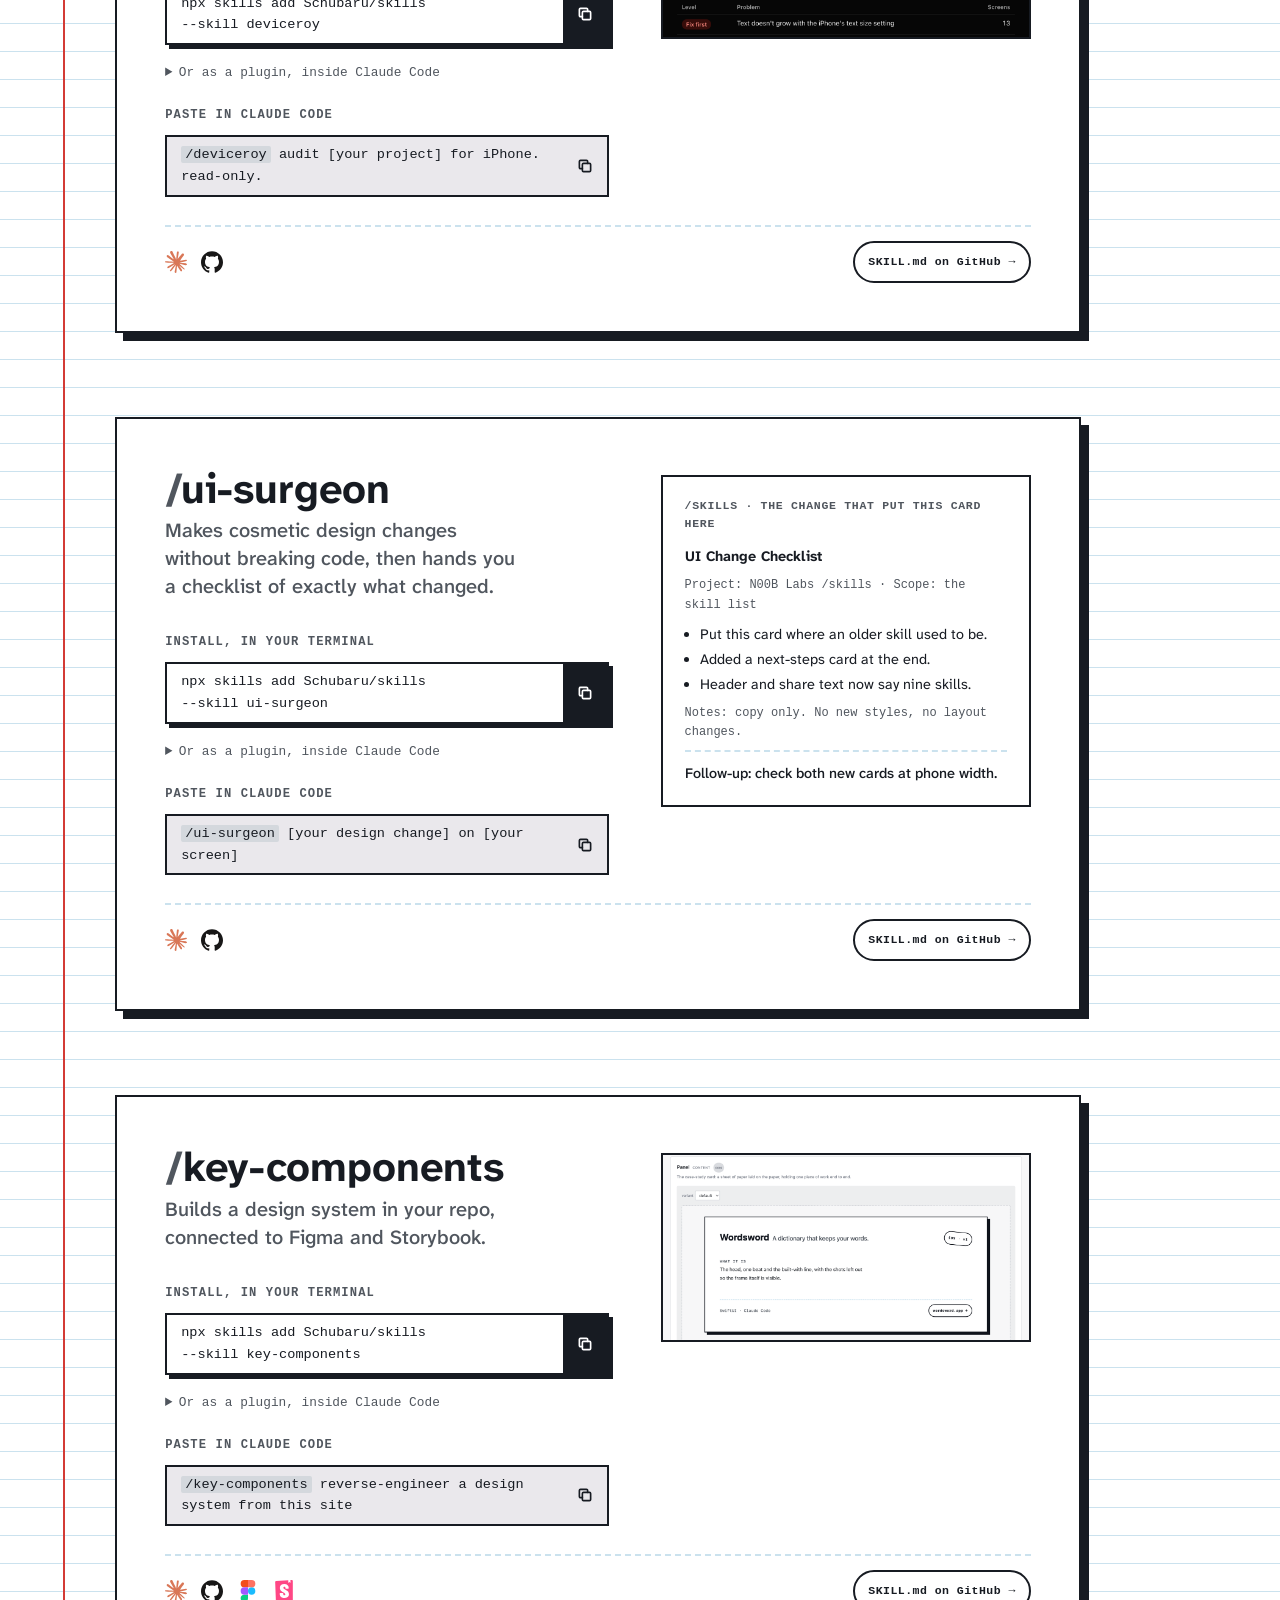
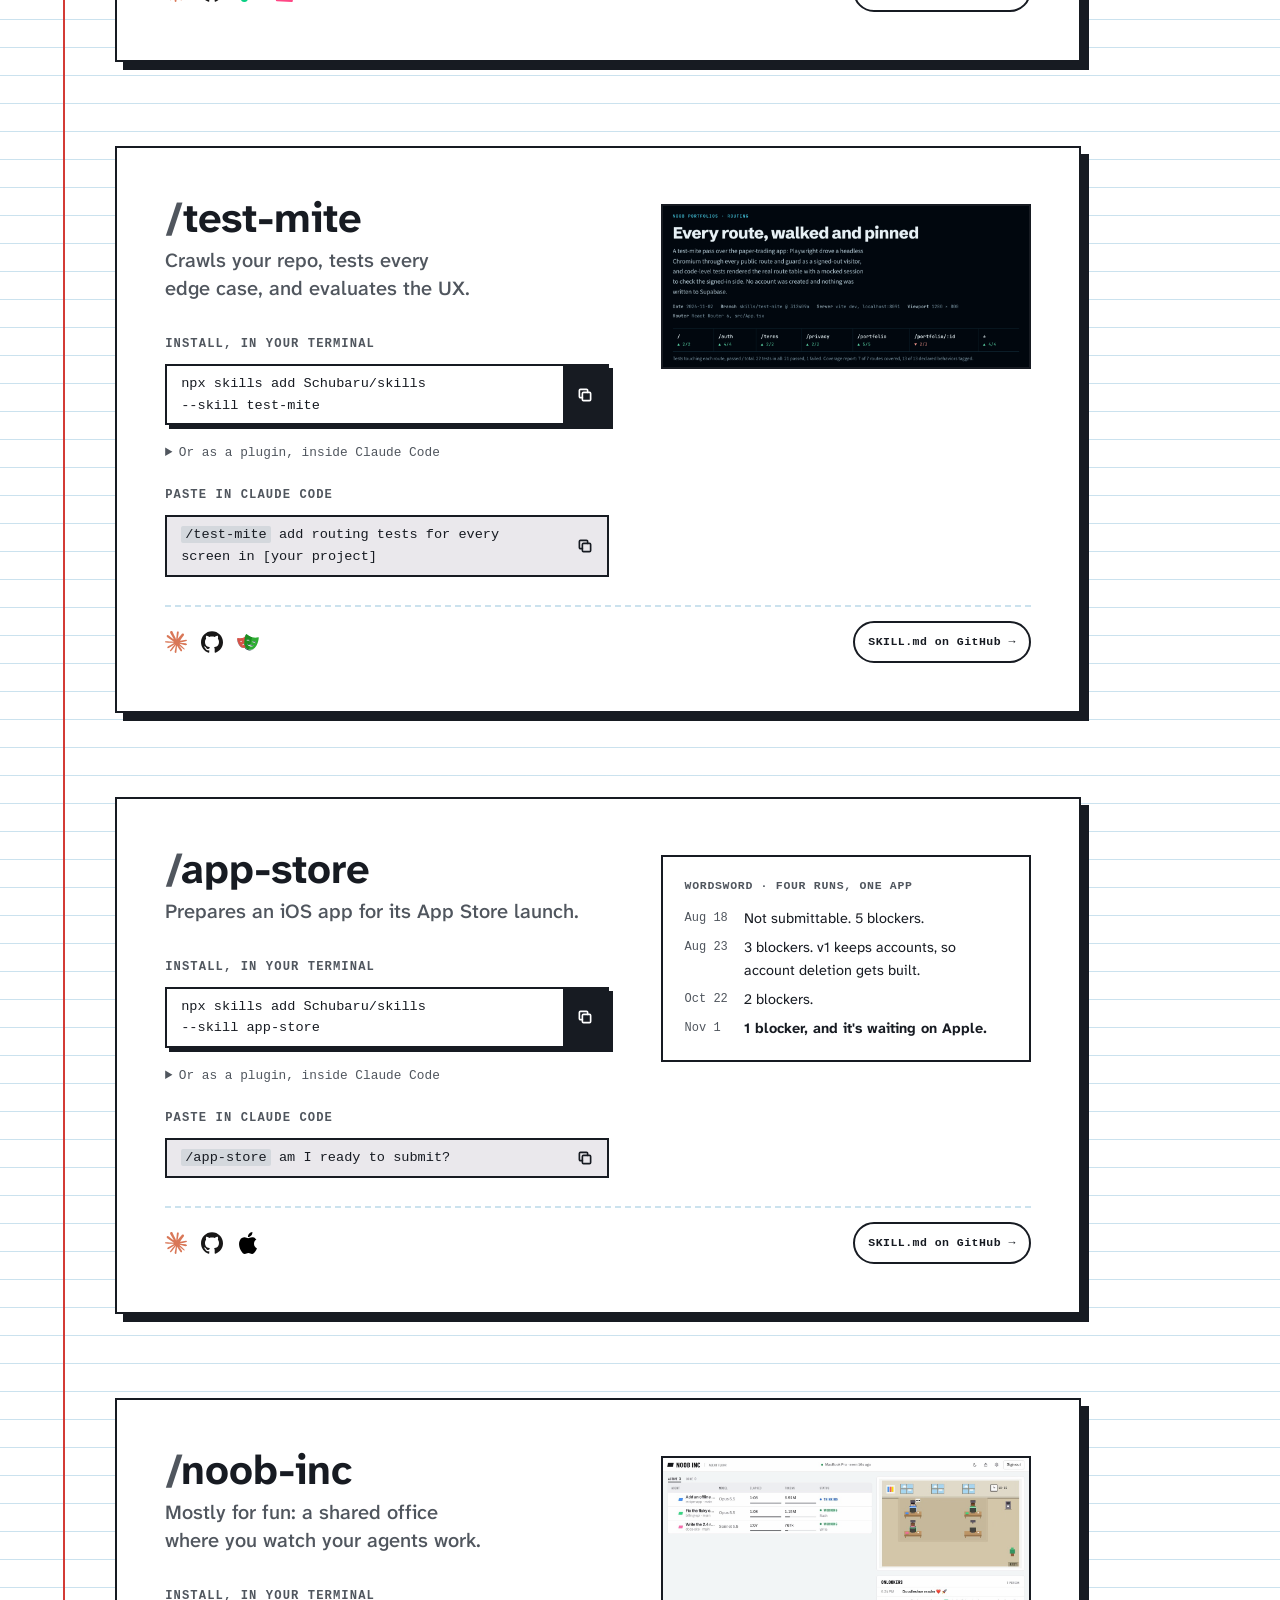
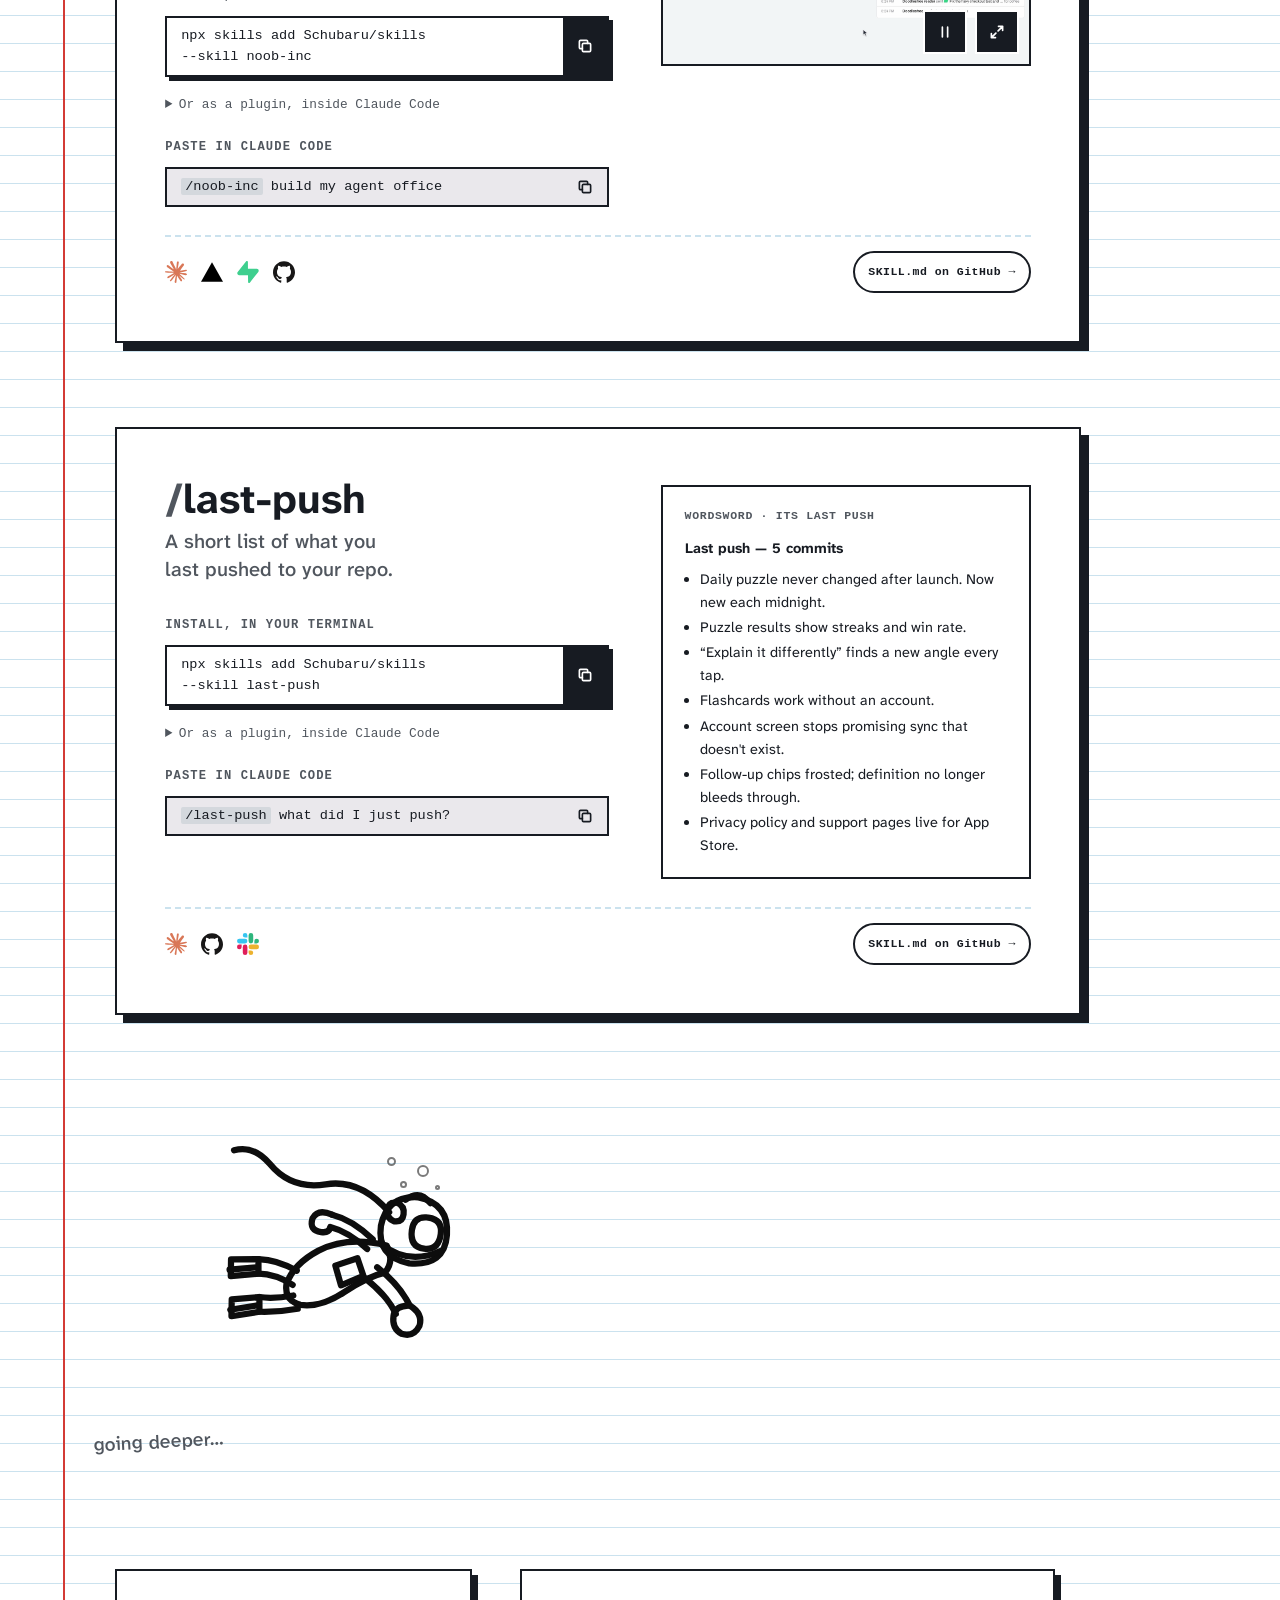
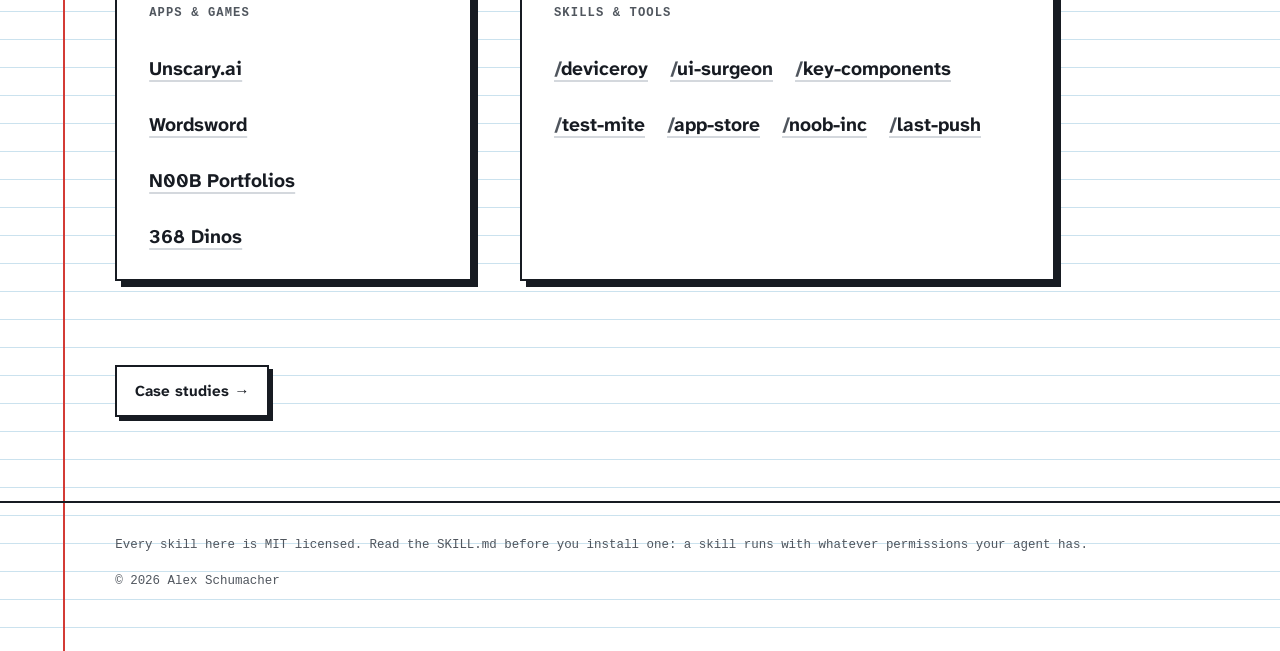
<file: skills/index.html>
<!DOCTYPE html>
<html lang="en">
<head>
<meta charset="UTF-8">
<title>Skills moved to the home page</title>
<link rel="canonical" href="https://nooblabs.vercel.app/#skills">
<!-- the skills live on the home page now. A server redirect would drop the #fragment, so old
     /skills/#test-mite links would land at the top; this keeps them on the same card. -->
<script>location.replace('/' + (location.hash || '#skills'));</script>
<meta http-equiv="refresh" content="0; url=/#skills">
</head>
<body>
<p><a href="/#skills">The skills are on the home page now.</a></p>
</body>
</html>
</file>
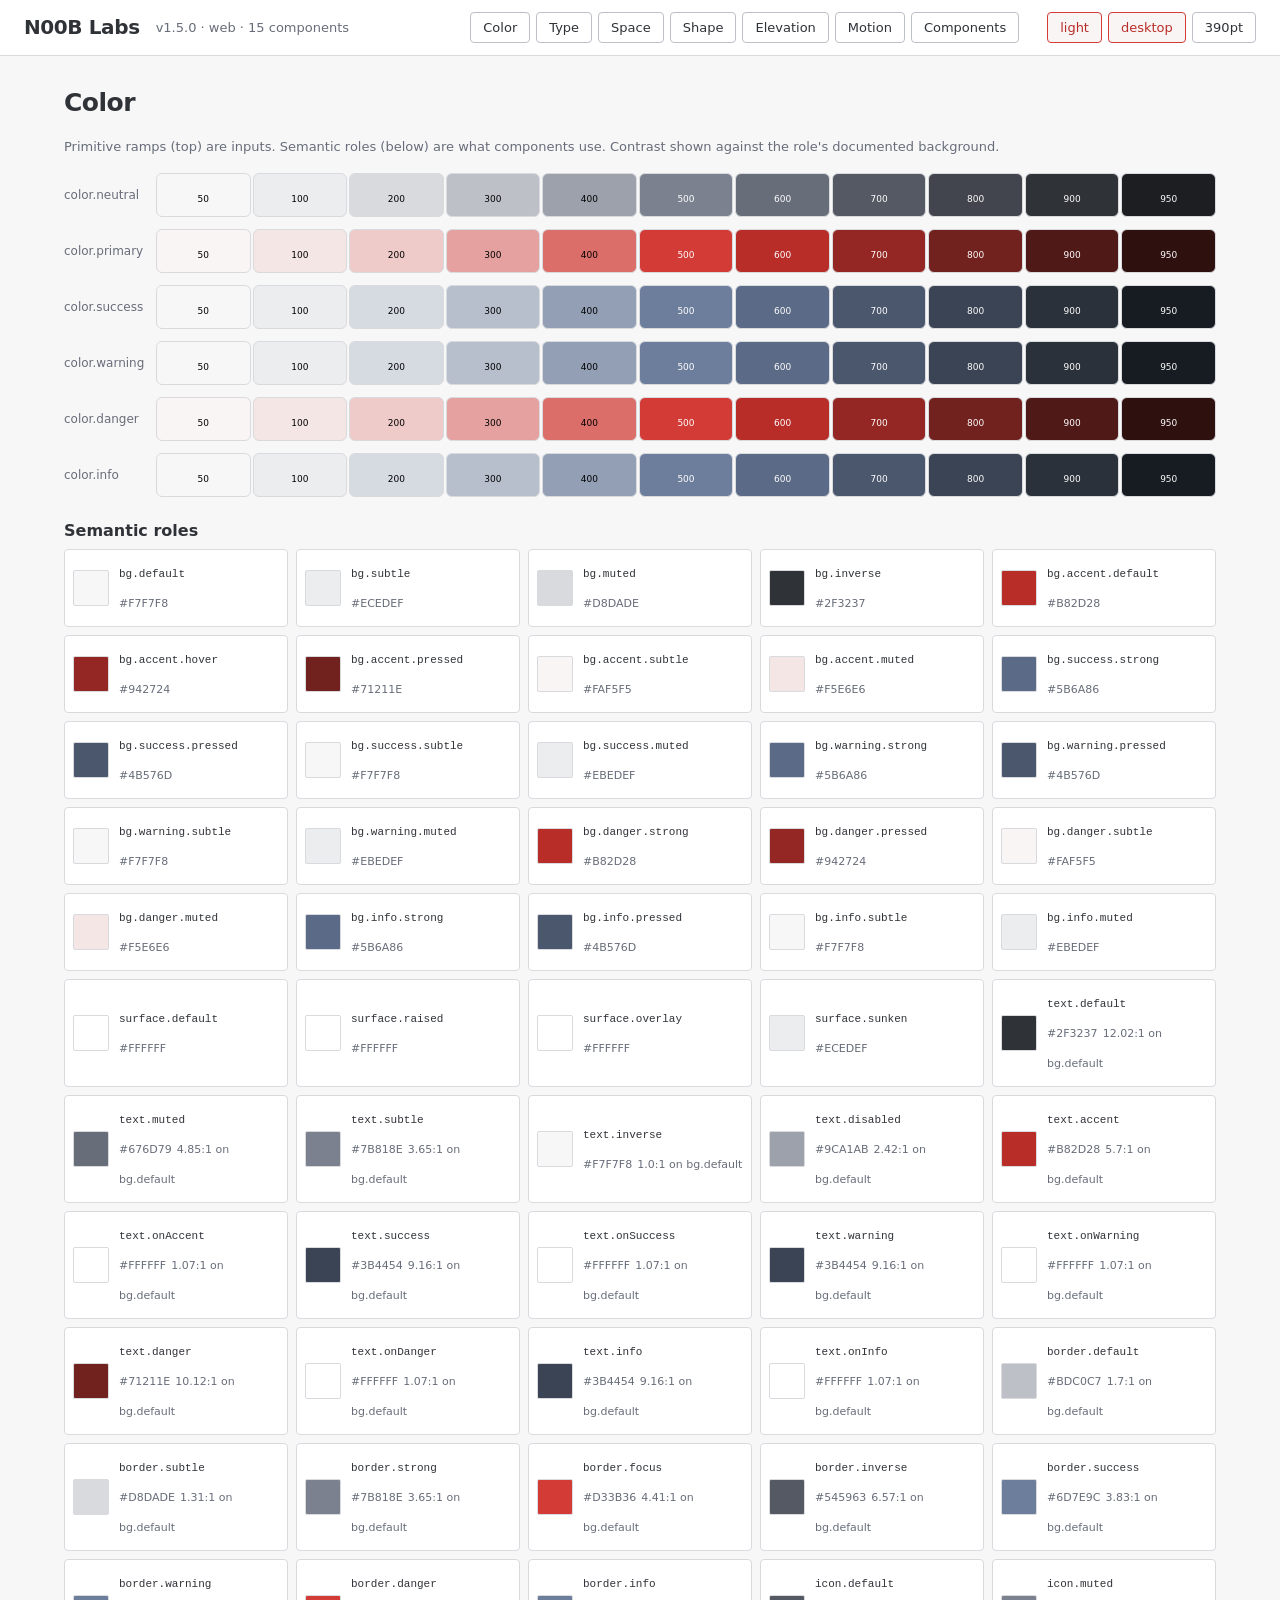
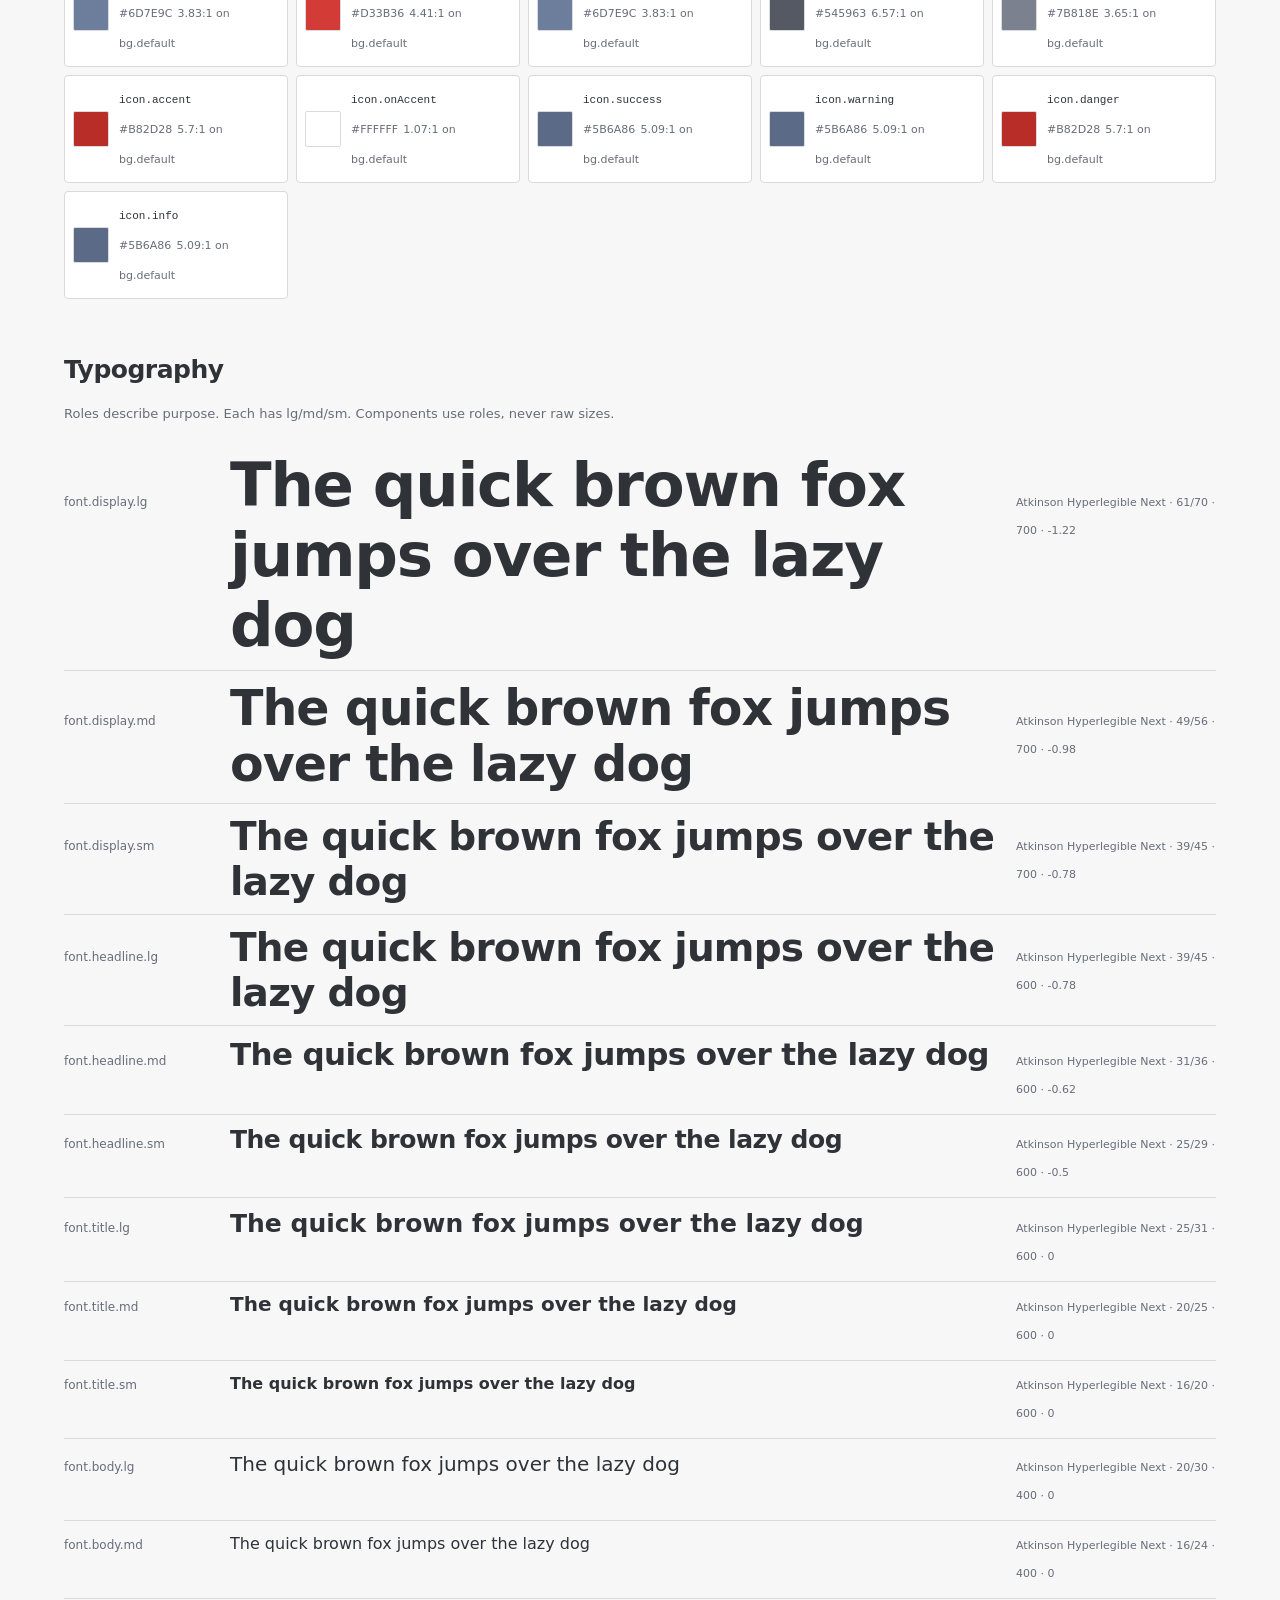
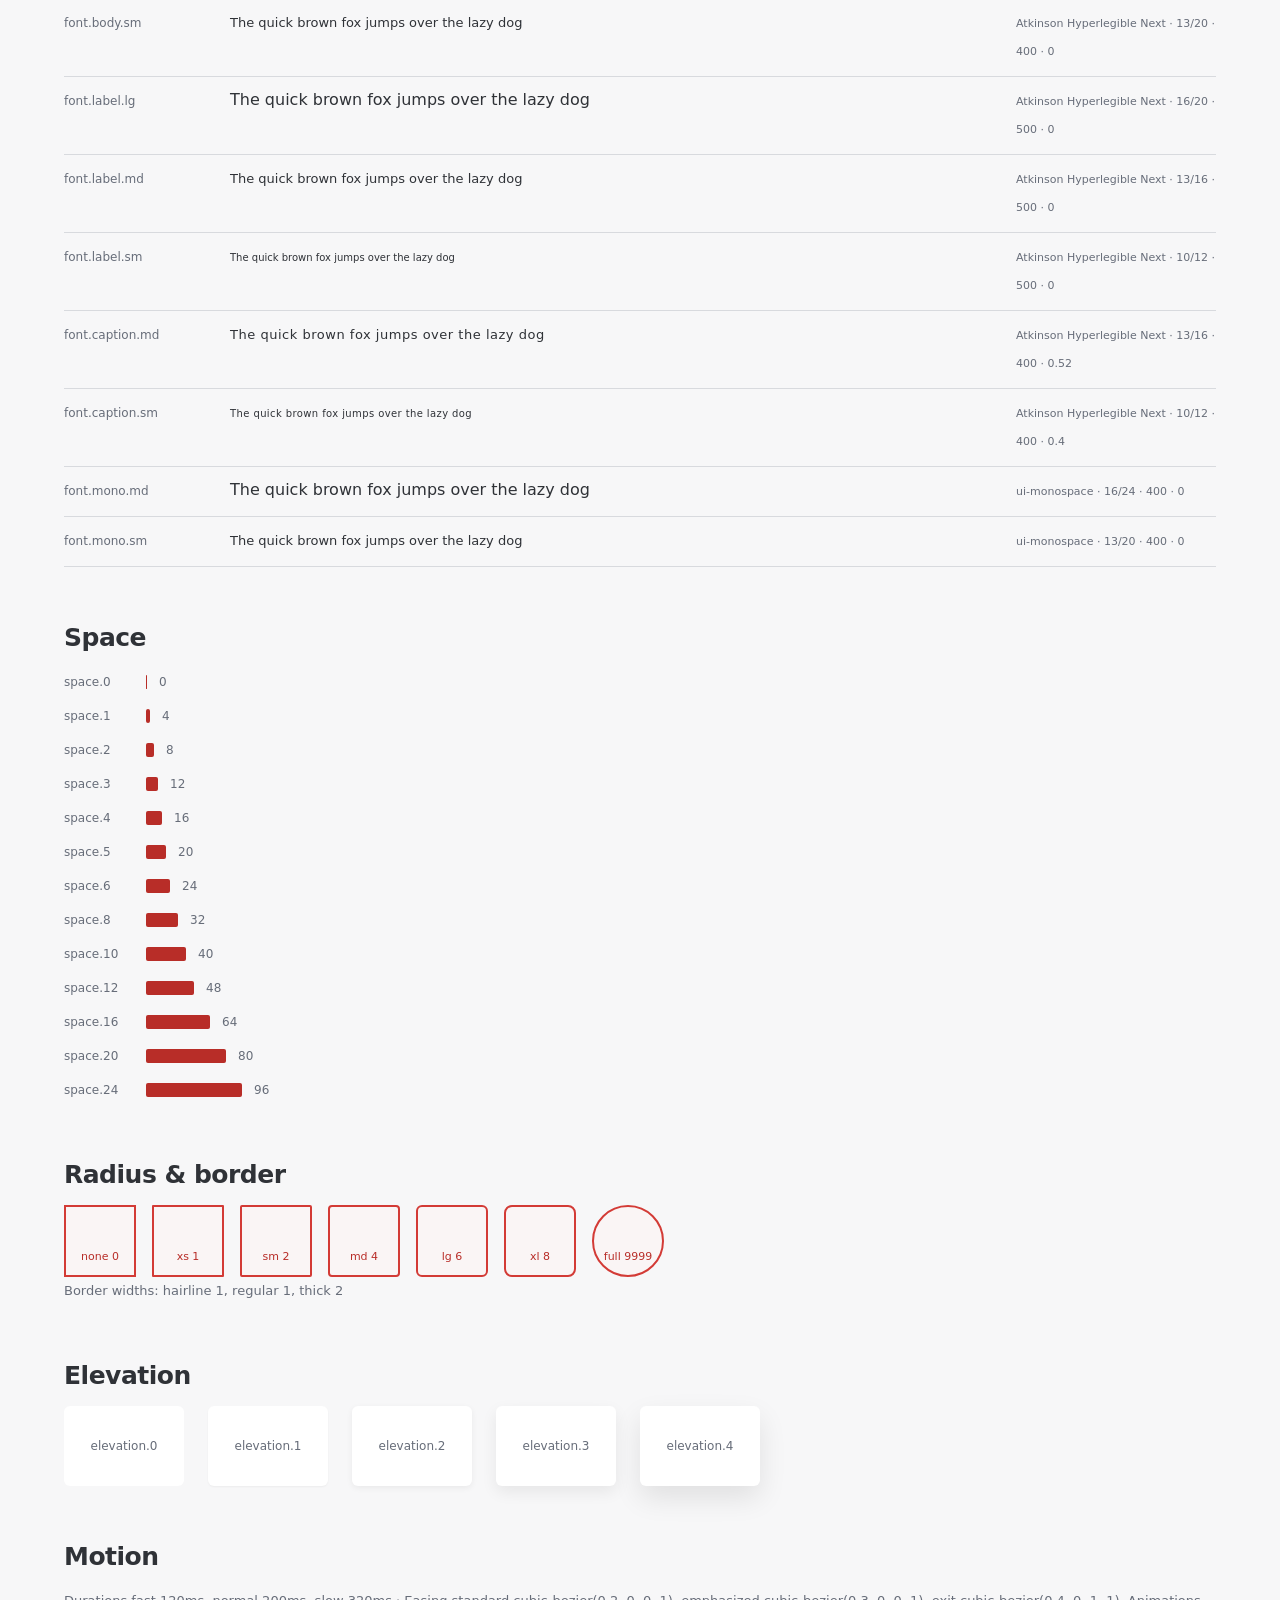
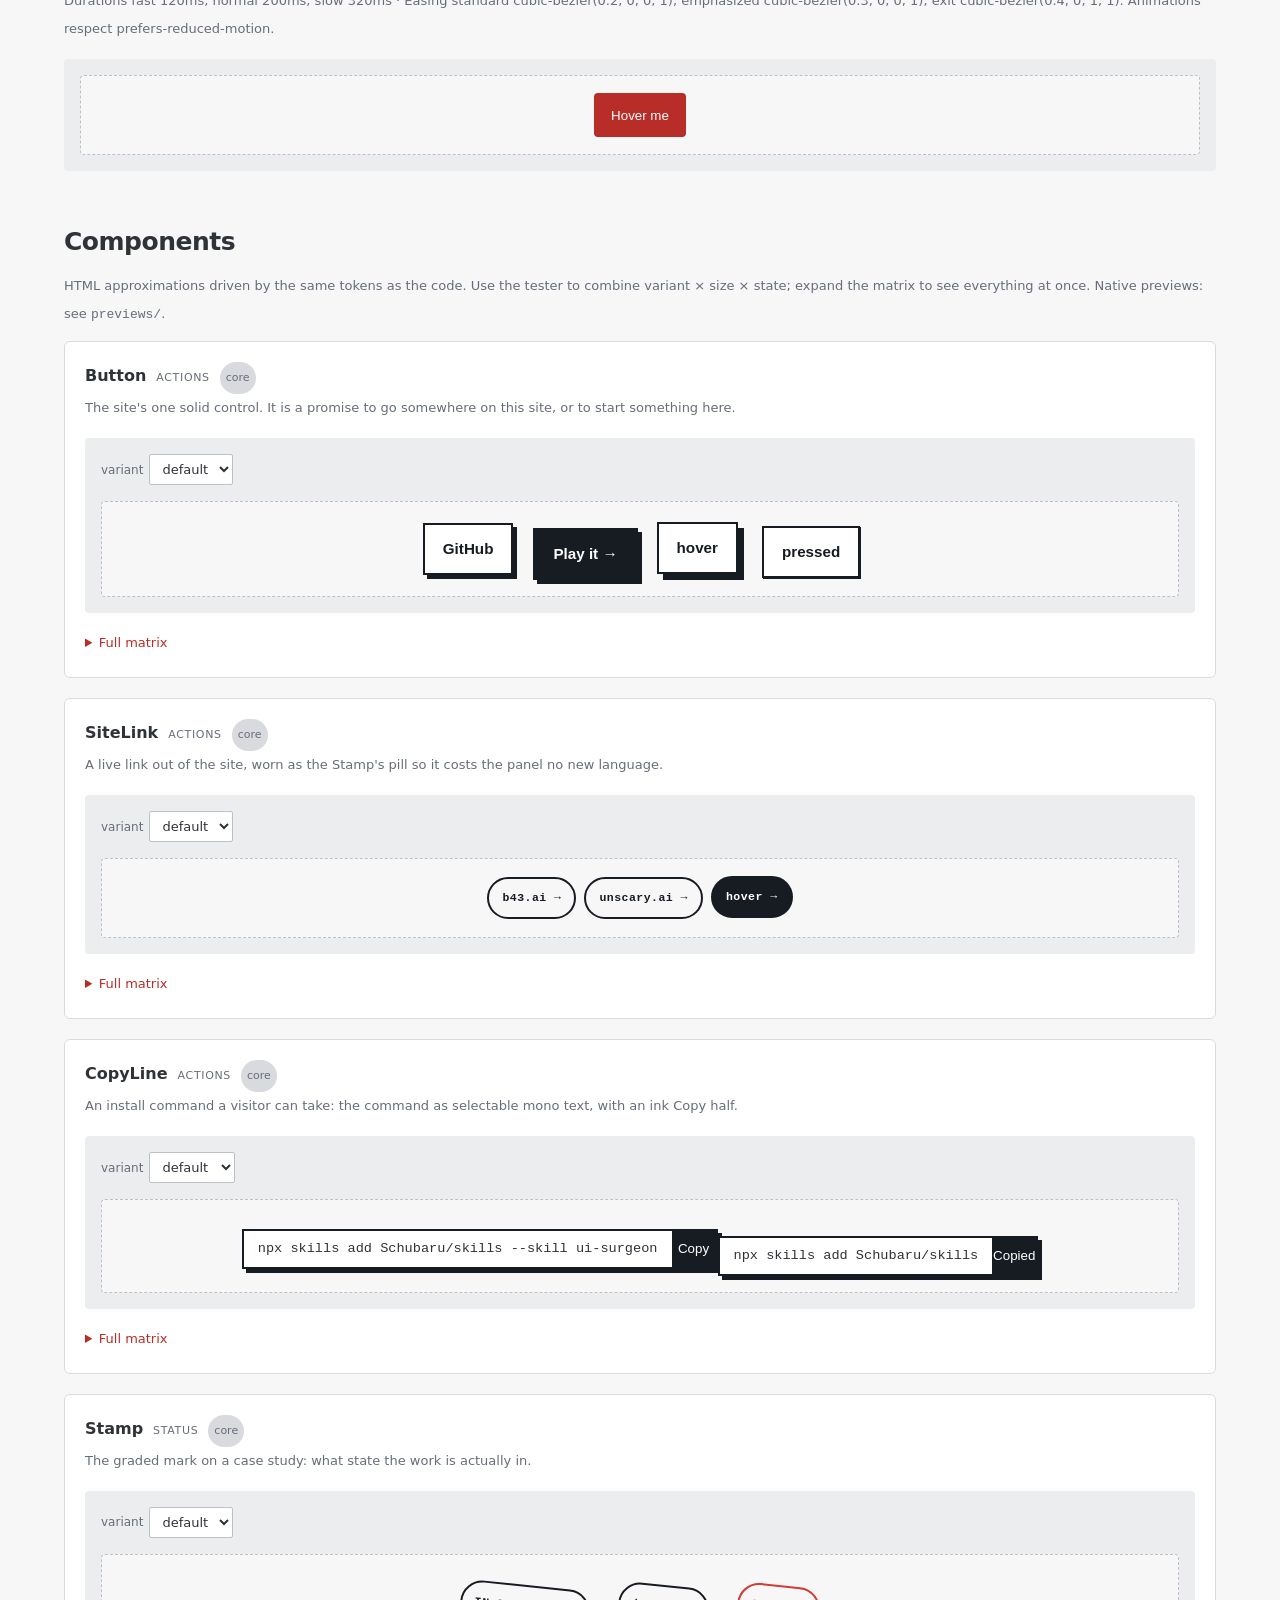
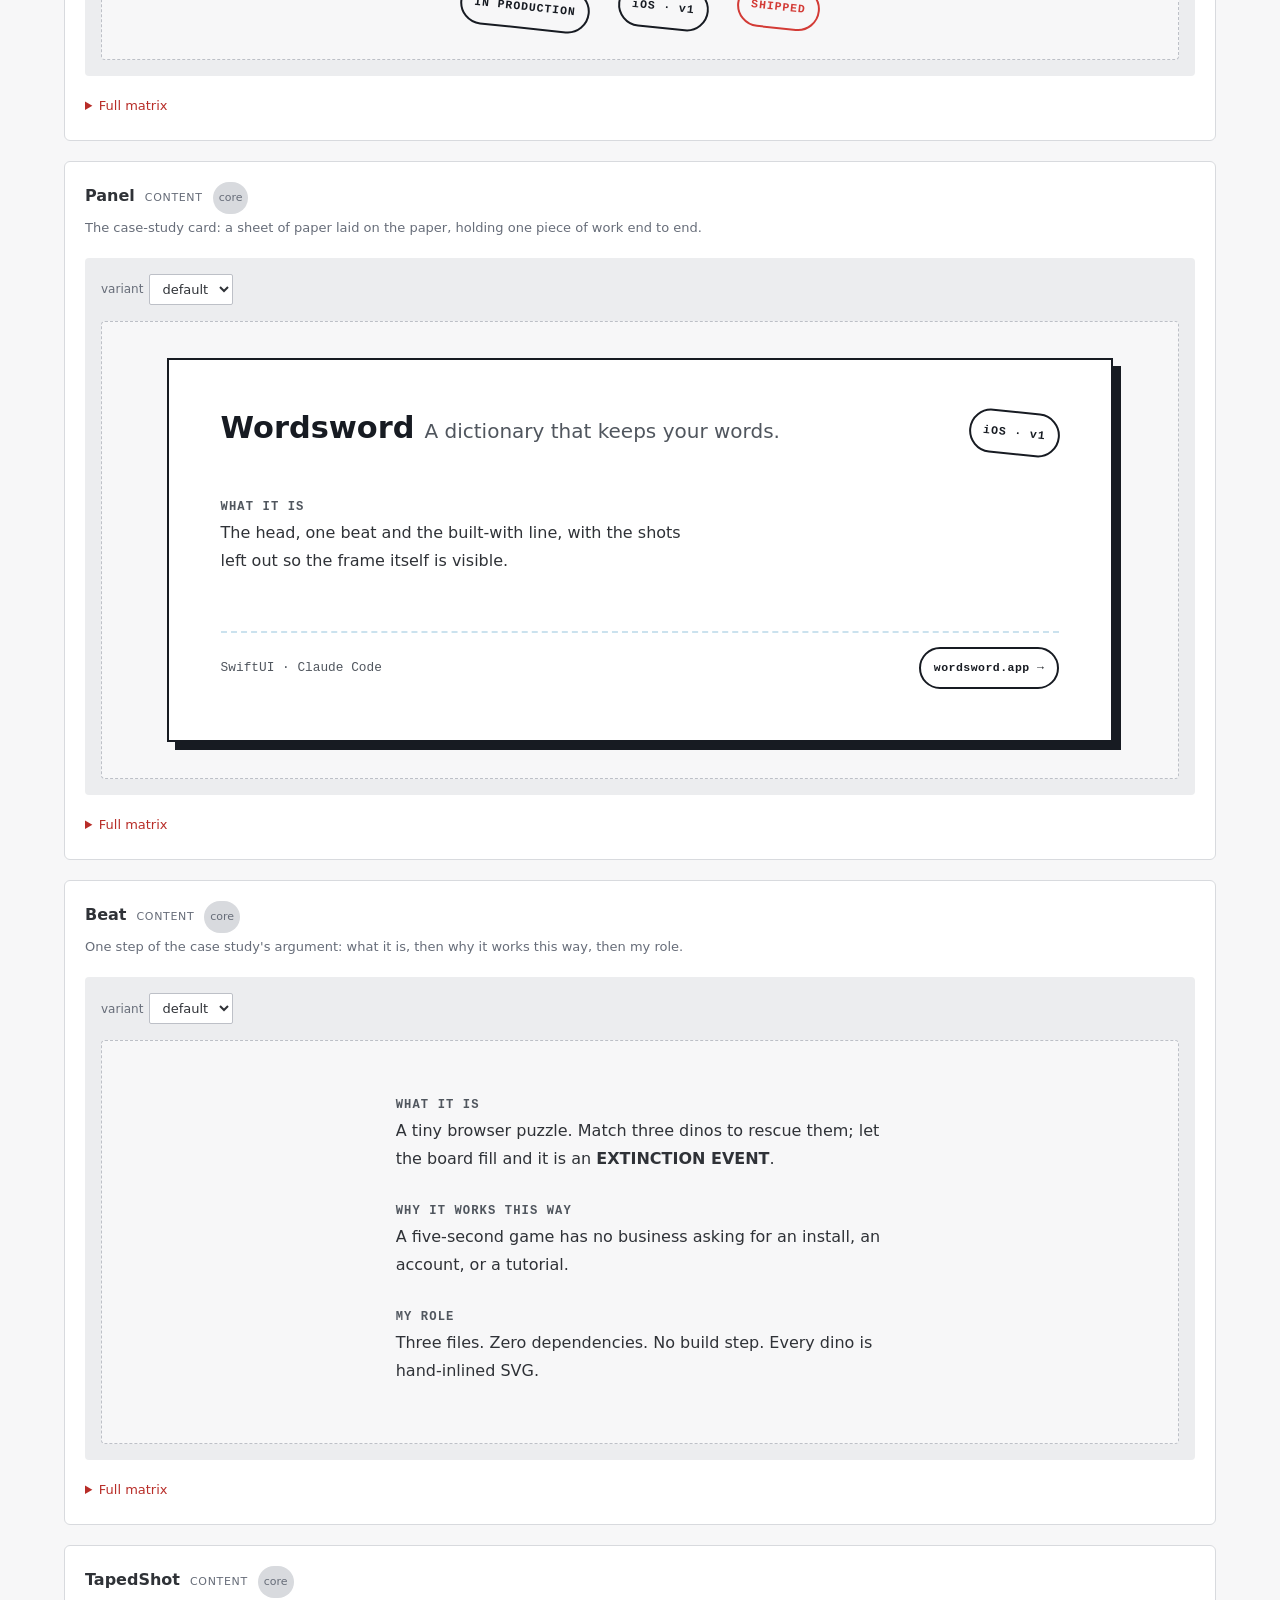
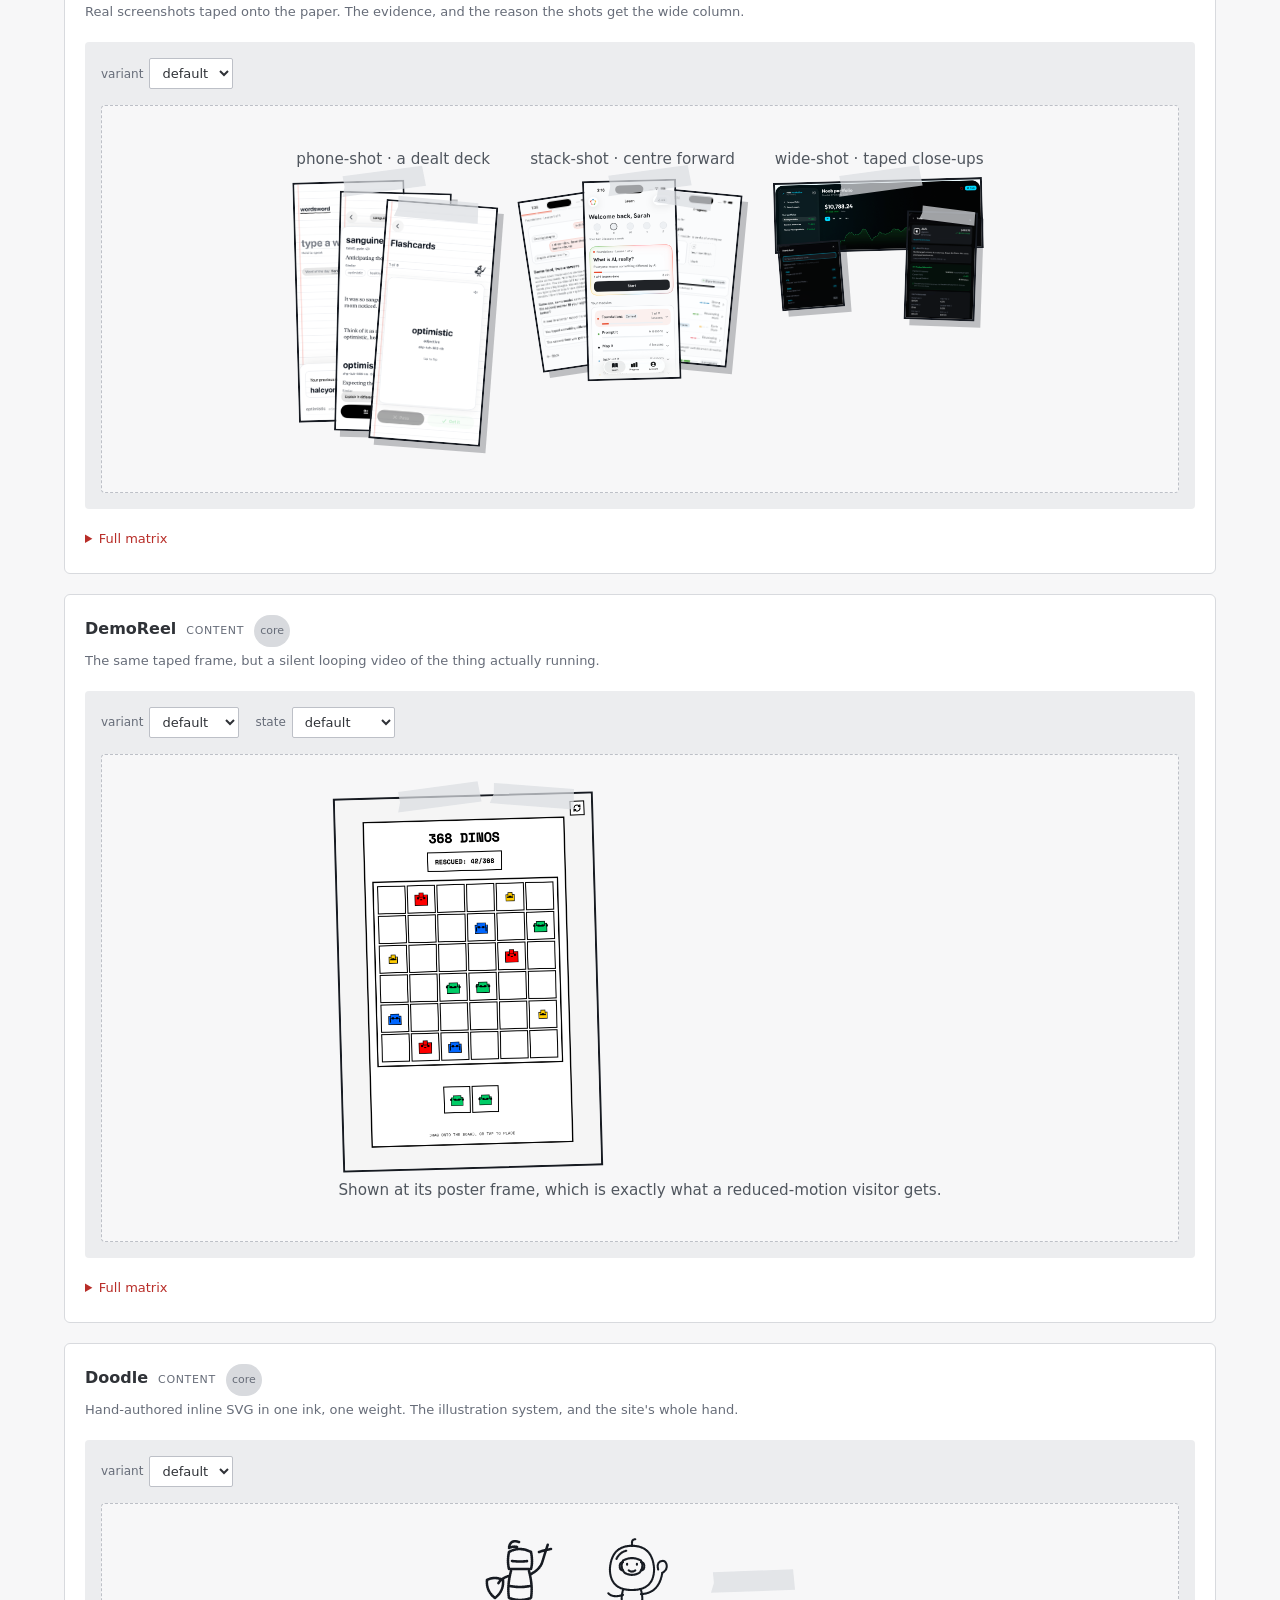
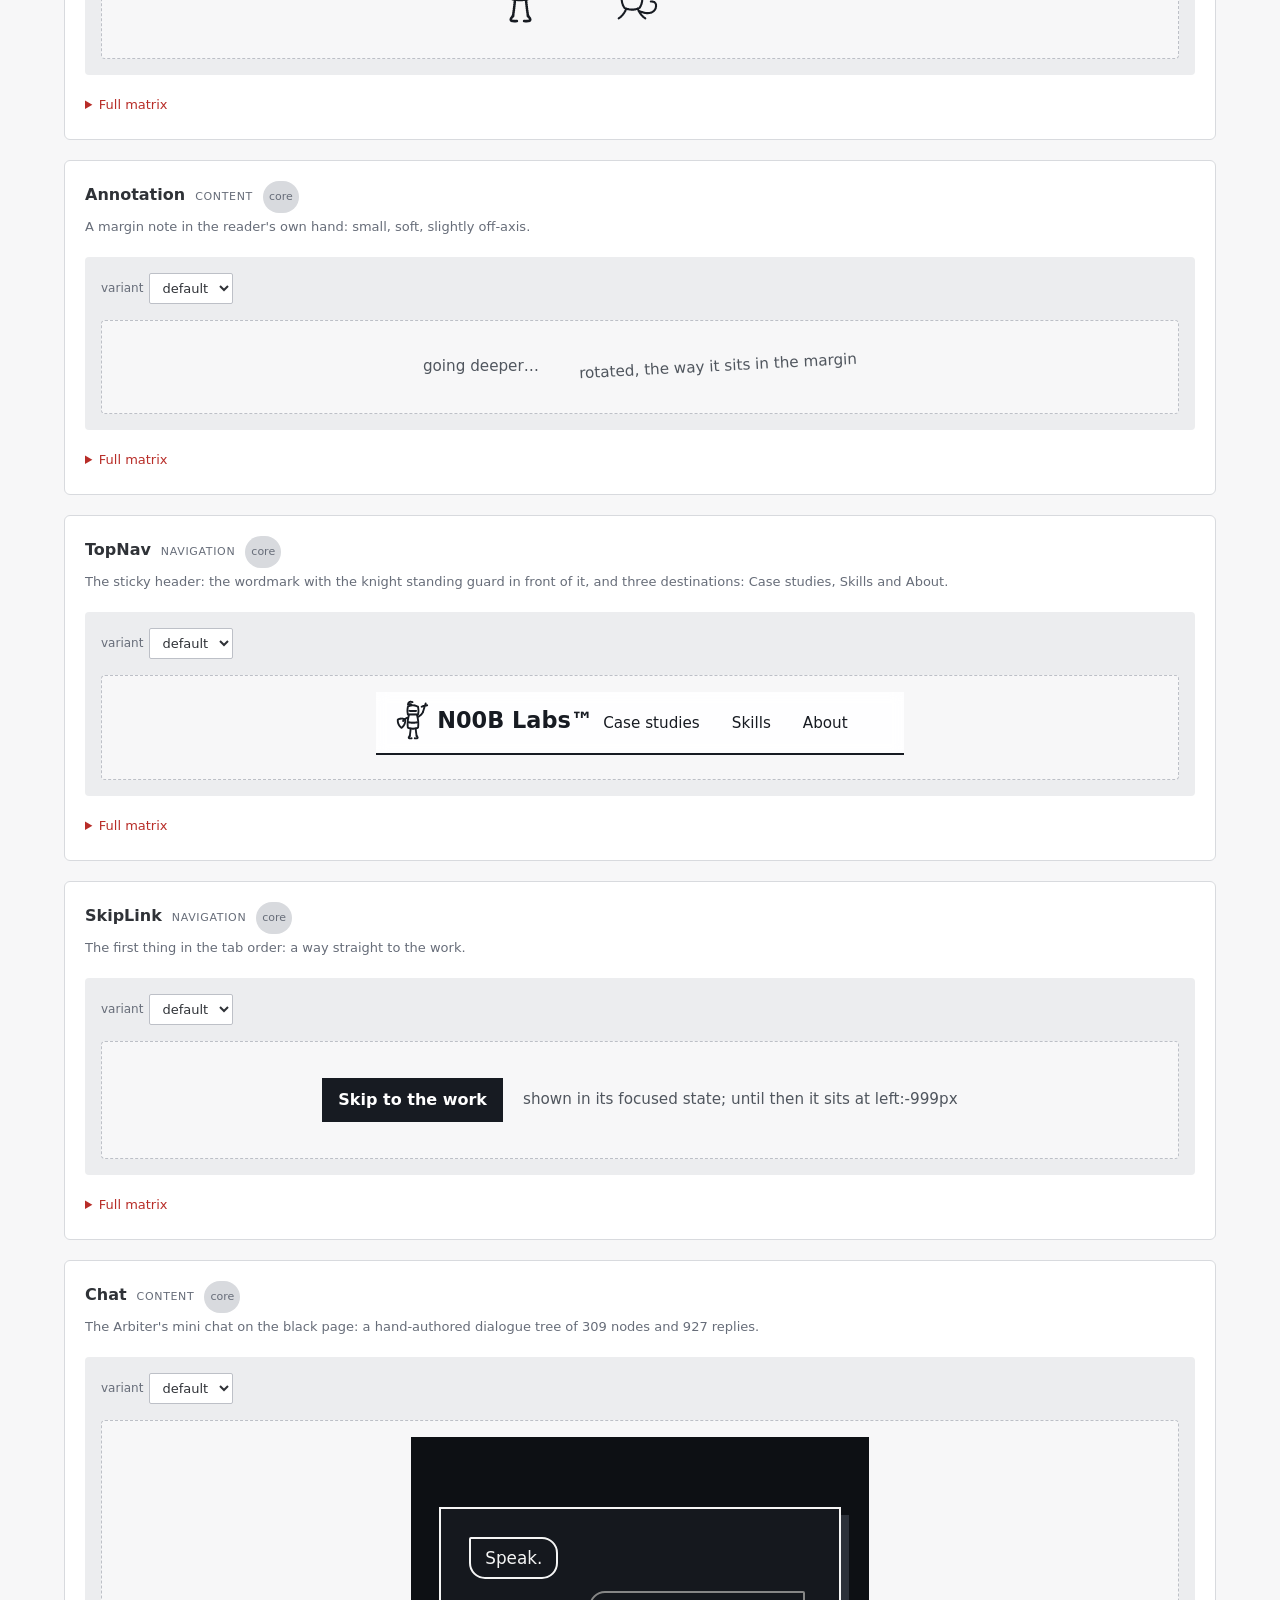
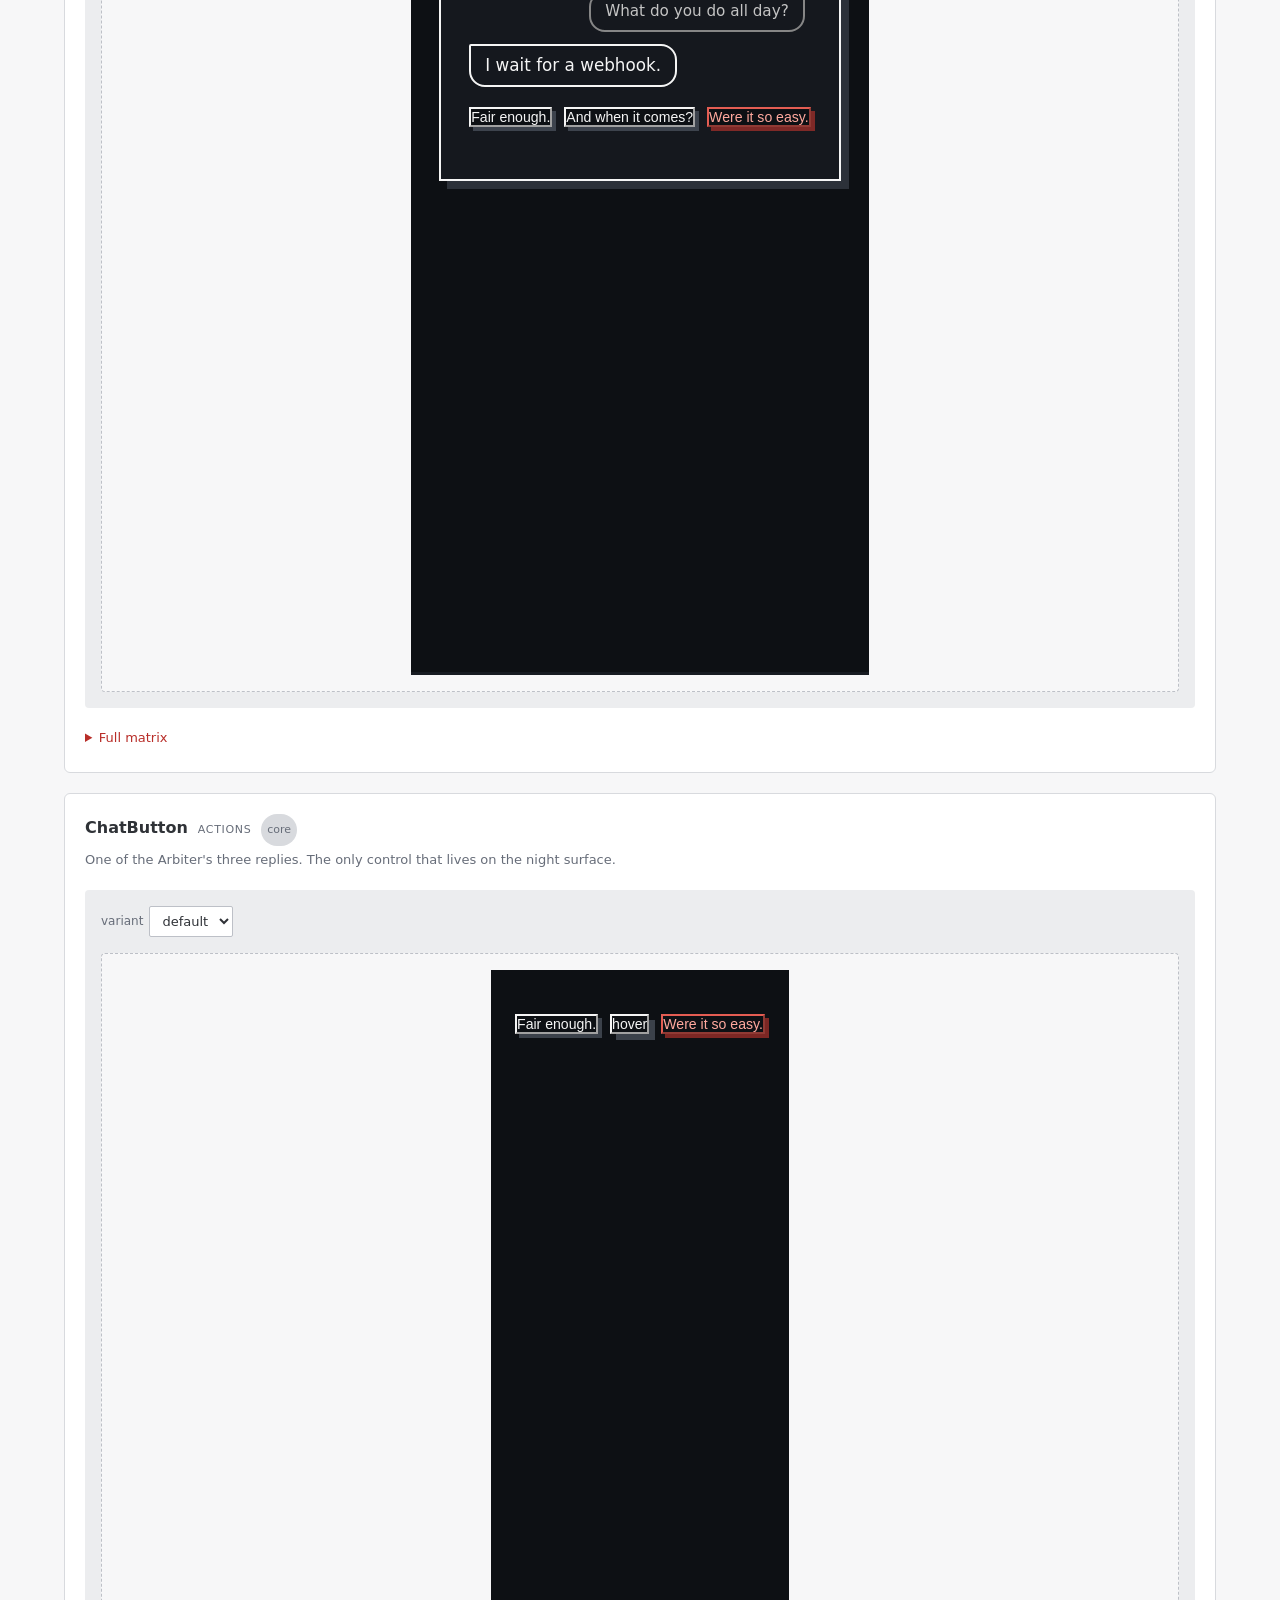
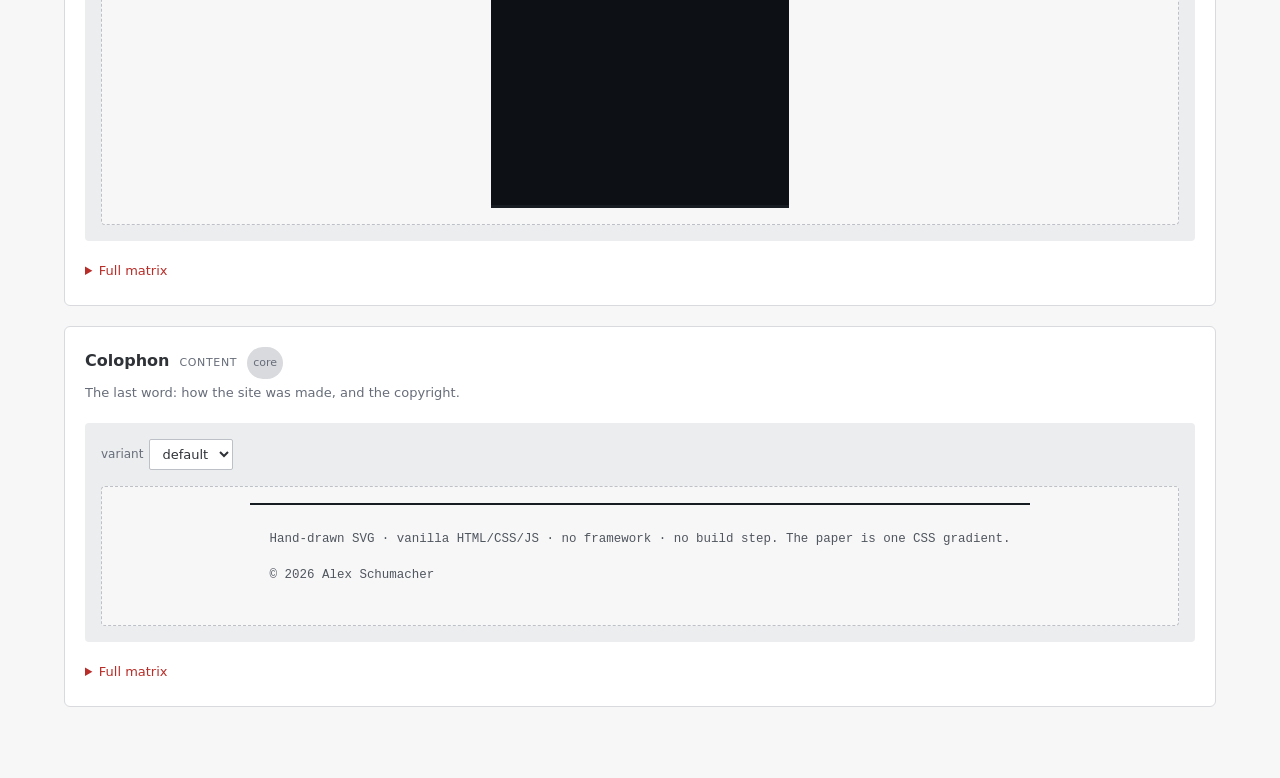
<file: design-system/playground/index.html>
<!doctype html>
<html lang="en" data-theme="light">
<head><meta charset="utf-8"><meta name="viewport" content="width=device-width,initial-scale=1">
<title>N00B Labs · Playground</title>
<style>
/* ————— Schubaru: punk-rock doodle on college rule ————— */

:root {
  --paper: oklch(1 0 0);
  --rule: oklch(0.9 0.03 230);
  --ink: oklch(0.22 0.015 260);
  --ink-soft: oklch(0.45 0.015 260);
  --margin-red: oklch(0.58 0.19 27);   /* the ONLY hue on the page — the ruled sheet's margin line */
  --ink-black: oklch(0.16 0 0);        /* zero-chroma black — the diver's outline */
  --ink-faint: oklch(0.88 0.008 260);  /* selection wash, tape */
  --tape: oklch(0.9 0.006 260 / 0.72);
  --night: oklch(0.17 0.01 260);
  --night-ink: oklch(0.97 0 0);

  --rule-h: 28px;
  --margin-x: 64px;
  --gutter-x: 148px;  /* monkey lane: 40 right + 60 max width + 24 swing + 24 clearance */  /* right lane reserved for the monkey — never let a panel into it */
  --font-body: "Atkinson Hyperlegible Next", "Atkinson Hyperlegible", "Helvetica Neue", Arial, sans-serif;
  --font-mono: ui-monospace, SFMono-Regular, Menlo, monospace;

  /* the pen: Wordsword's sword doodle, mirrored so the tip leads like an arrow.
     White keyline first, ink over it — legible on paper AND on the arbiter's black page. */
  --cursor-sword: url("data:image/svg+xml,%3Csvg xmlns='http://www.w3.org/2000/svg' width='44' height='44' viewBox='0 0 100 100'%3E%3Cg fill='none' stroke='%23fff' stroke-width='10' stroke-linecap='round' stroke-linejoin='round'%3E%3Cpath d='M71 58Q42 26 14 12Q30 44 58 71ZM60 60L26 26M76 55Q67 68 54 77M64.5 64.5L78 78M69 69L66 72M73 73L70 76'/%3E%3Ccircle cx='81.25' cy='81.75' r='4.25'/%3E%3C/g%3E%3Cg fill='none' stroke='%23171b22' stroke-width='5.5' stroke-linecap='round' stroke-linejoin='round'%3E%3Cpath d='M71 58Q42 26 14 12Q30 44 58 71ZM60 60L26 26M76 55Q67 68 54 77M64.5 64.5L78 78M69 69L66 72M73 73L70 76'/%3E%3Ccircle cx='81.25' cy='81.75' r='4.25'/%3E%3C/g%3E%3C/svg%3E") 6 5;
  --cursor-slash: url("data:image/svg+xml,%3Csvg xmlns='http://www.w3.org/2000/svg' width='44' height='44' viewBox='0 0 100 100'%3E%3Cg fill='none' stroke='%23fff' stroke-width='10' stroke-linecap='round' stroke-linejoin='round'%3E%3Cpath d='M71 58Q42 26 14 12Q30 44 58 71ZM60 60L26 26M76 55Q67 68 54 77M64.5 64.5L78 78M69 69L66 72M73 73L70 76M50 20L64 38M61 14L73 29'/%3E%3Ccircle cx='81.25' cy='81.75' r='4.25'/%3E%3C/g%3E%3Cg fill='none' stroke='%23171b22' stroke-width='5.5' stroke-linecap='round' stroke-linejoin='round'%3E%3Cpath d='M71 58Q42 26 14 12Q30 44 58 71ZM60 60L26 26M76 55Q67 68 54 77M64.5 64.5L78 78M69 69L66 72M73 73L70 76M50 20L64 38M61 14L73 29'/%3E%3Ccircle cx='81.25' cy='81.75' r='4.25'/%3E%3C/g%3E%3C/svg%3E") 6 5;

  --z-doodle: 1;
  --z-content: 2;
  --z-nav: 10;
}

* { margin: 0; padding: 0; box-sizing: border-box; }

html { scroll-behavior: smooth; }
@media (prefers-reduced-motion: reduce) { html { scroll-behavior: auto; } }

body {
  font-family: var(--font-body);
  font-size: 1rem;
  line-height: var(--rule-h);
  color: var(--ink);
  background-color: var(--paper);
  /* the paper: ruled lines + red margin */
  background-image:
    linear-gradient(to right, transparent calc(var(--margin-x) - 1px), var(--margin-red) calc(var(--margin-x) - 1px), var(--margin-red) calc(var(--margin-x) + 1px), transparent calc(var(--margin-x) + 1px)),
    repeating-linear-gradient(to bottom, transparent 0, transparent calc(var(--rule-h) - 1px), var(--rule) calc(var(--rule-h) - 1px), var(--rule) var(--rule-h));
  overflow-x: hidden;
}

::selection { background: var(--ink-faint); color: var(--ink); }

img { max-width: 100%; height: auto; display: block; }

/* ————— the cursor ————— */
body { cursor: var(--cursor-sword), default; }
a, button, summary, [role="button"], label[for], .btn {
  cursor: var(--cursor-slash), pointer;   /* mid-swing: the affordance pointer used to carry */
}
:disabled, [aria-disabled="true"] { cursor: var(--cursor-sword), not-allowed; }

.skip {
  position: absolute; left: -999px; top: 0; z-index: 100;
  background: var(--ink); color: var(--paper); padding: 8px 16px;
  font-weight: 700; text-decoration: none;
}
.skip:focus { left: 8px; }

/* ————— doodle strokes ————— */
.doodle {
  color: var(--ink);
  overflow: visible;
}
.doodle path, .doodle use {
  fill: none;
  stroke: currentColor;
  stroke-width: 2.6;
  stroke-linecap: round;
  stroke-linejoin: round;
  stroke-dasharray: 1;
  stroke-dashoffset: 0; /* drawn by default — JS only ever enhances */
}
.doodle .tape path { stroke: none; }

/* undrawn start state, only when JS + motion are available */
.js-anim .draw path, .js-anim .draw use { stroke-dashoffset: 1; transition: stroke-dashoffset 1.1s cubic-bezier(0.22, 1, 0.36, 1); transition-delay: var(--d, 0s); }
.js-anim .draw.drawn path, .js-anim .draw.drawn use { stroke-dashoffset: 0; }

/* ————— annotations ————— */
.annot {
  font-size: 0.95rem;
  font-weight: 500;
  color: var(--ink-soft);
  line-height: 1.3;
}


/* ————— nav ————— */
.topnav {
  position: sticky; top: 0; z-index: var(--z-nav);
  display: flex; align-items: baseline; justify-content: space-between;
  padding: 14px clamp(20px, 5vw, 56px) 14px calc(var(--margin-x) + 20px);
  background: color-mix(in oklab, var(--paper) 88%, transparent);
  backdrop-filter: blur(6px);
  border-bottom: 2px solid var(--ink);
}
.wordmark {
  font-weight: 700;
  font-size: 1.4rem;
  color: var(--ink);
  text-decoration: none;
  white-space: nowrap;   /* the knight never breaks away onto its own line */
  position: relative;
  padding-left: 41px;    /* the lane the knight stands in — 33px wide + 8px gap */
}
/* The knight stands guard in front of the name, sword up. Taken out of flow on
   purpose: in the line box he would grow the sticky header, and every sticky
   panel's height budget (--shot-h) is measured off that header. At 40px he
   overhangs the 28px line by ~6px each way, into the nav's 14px padding. */
.knight {
  position: absolute;
  left: 0;
  top: 50%;
  transform: translateY(-50%);
  width: 33px;
}
.knight path { stroke-width: 4.2; }   /* ~1.9px rendered — the small-doodle ink weight */
/* the ring has to clear the knight, who overhangs the 28px line box by ~6px.
   Same shape as the chat log's ring — the site's one existing focus style. */
.wordmark:focus-visible { outline: 2.5px solid var(--ink); outline-offset: 8px; border-radius: 2px; }
.topnav nav { display: flex; gap: clamp(14px, 3vw, 32px); }
.topnav nav a {
  color: var(--ink); text-decoration: none; font-weight: 500; font-size: 0.95rem;
  border-bottom: 2px solid transparent;
}
.topnav nav a:hover,
.topnav nav a[aria-current] { border-bottom-color: var(--ink); }

/* ————— hero ————— */
.hero {
  position: relative;
  min-height: calc(100vh - 60px);
  display: grid;
  align-content: center;
  padding: calc(var(--rule-h) * 3) clamp(20px, 6vw, 80px) calc(var(--rule-h) * 4) calc(var(--margin-x) + clamp(16px, 4vw, 64px));
}
.hero-inner { max-width: 780px; position: relative; z-index: var(--z-content); container-type: inline-size; }
h1 {
  font-weight: 700;
  /* "/N00B-Labs" measures 5.49em and is a name: it must never wrap. Sized off the
     container, not the viewport, so it holds one line at every width and stays right if
     the hero padding ever moves. 17.5cqw = 5.49em fit with ~4% slack for the fallback
     face during swap; the 6rem cap governs from ~550px of container up. */
  font-size: clamp(1.9rem, 17.5cqw, 6rem);
  line-height: 1.08;
  letter-spacing: -0.02em;
  margin-bottom: calc(var(--rule-h) * 1.5);
}
/* the "er" and the "/" — the only two characters that turn the job title into two roles */
.h1-soft { color: var(--ink-soft); }
.h1-slash { margin-left: -0.06em; }   /* the slash's own sidebearing already sets it off the margin */
.lede {
  font-size: 1.2rem;
  line-height: calc(var(--rule-h) * 1.25);
  max-width: 34em;
  color: var(--ink);
  text-wrap: balance;   /* six words: break at the comma, never orphan "them." */
}

/* hero doodle placement */
/* ————— monkey astronaut: rides the right gutter, trails you as you scroll ————— */
.monkey {
  position: fixed;
  top: 56%;
  right: 40px;   /* fixed, not vw-scaled — the panel edge grows faster than vw and would eat the swing */
  width: clamp(44px, 4.4vw, 60px);
  z-index: var(--z-doodle);
  pointer-events: none;   /* never in the way of a click */
  /* three composed layers, outermost first: --mx/--my is the journey (the pre-scroll
     bottom-centre peek, then the one-way swim home), --drift/--lean is the scroll
     spring, and the inner svg's orbit rides on top. All default to 0 so no-JS and
     reduced-motion visitors get him parked at home. */
  transform: translate(var(--mx, 0px), var(--my, 0px)) translateY(var(--drift, 0px)) rotate(var(--lean, 0deg));
  will-change: transform;
}
.m-arm { transform-origin: 66px 72px; }
@media (prefers-reduced-motion: no-preference) {
  .monkey svg { animation: orbit 14s linear infinite; }
  /* mostly at rest — he waves for ~2s of every 9, not constantly */
  .m-arm { animation: wave 9s ease-in-out infinite; }
  /* lazy figure-eight — he is drifting in zero gravity, not bobbing on a spring.
     Sampled from x=A·sin(t), y=B·sin(2t) so the loop closes seamlessly; linear timing
     because the sine sampling already carries the easing. */
  @keyframes orbit {
    0% { transform: translate(0.0px, 0.0px) rotate(6.00deg); }
    6.25% { transform: translate(9.2px, 9.9px) rotate(5.54deg); }
    12.5% { transform: translate(17.0px, 14.0px) rotate(4.24deg); }
    18.75% { transform: translate(22.2px, 9.9px) rotate(2.30deg); }
    25% { transform: translate(24.0px, 0.0px) rotate(0.00deg); }
    31.25% { transform: translate(22.2px, -9.9px) rotate(-2.30deg); }
    37.5% { transform: translate(17.0px, -14.0px) rotate(-4.24deg); }
    43.75% { transform: translate(9.2px, -9.9px) rotate(-5.54deg); }
    50% { transform: translate(0.0px, -0.0px) rotate(-6.00deg); }
    56.25% { transform: translate(-9.2px, 9.9px) rotate(-5.54deg); }
    62.5% { transform: translate(-17.0px, 14.0px) rotate(-4.24deg); }
    68.75% { transform: translate(-22.2px, 9.9px) rotate(-2.30deg); }
    75% { transform: translate(-24.0px, 0.0px) rotate(-0.00deg); }
    81.25% { transform: translate(-22.2px, -9.9px) rotate(2.30deg); }
    87.5% { transform: translate(-17.0px, -14.0px) rotate(4.24deg); }
    93.75% { transform: translate(-9.2px, -9.9px) rotate(5.54deg); }
    100% { transform: translate(-0.0px, -0.0px) rotate(6.00deg); }
  }
  @keyframes wave {
    0%, 68% { transform: rotate(2deg); }
    75% { transform: rotate(-16deg); }
    82% { transform: rotate(16deg); }
    89% { transform: rotate(-13deg); }
    96%, 100% { transform: rotate(2deg); }
  }
}
/* reduced motion: arm parked mid-wave, no loop, no drift (JS gates that too) */
@media (prefers-reduced-motion: reduce) {
  .m-arm { transform: rotate(4deg); }
}

/* ————— case studies ————— */
.study { position: relative; }
.pin { padding: calc(var(--rule-h) * 2) 0; }

.panel {
  position: relative;
  /* fills the lane between the red margin line and the monkey's gutter; the same
     clamp() gap is subtracted on both sides so the panel sits centered in that lane. */
  width: calc(100% - var(--margin-x) - var(--gutter-x) - clamp(16px, 4vw, 72px) * 2);
  margin-left: calc(var(--margin-x) + clamp(16px, 4vw, 72px));
  background: var(--paper);
  border: 2.5px solid var(--ink);
  box-shadow: 8px 8px 0 var(--ink);
  padding: clamp(24px, 4vw, 56px);
}

.study-head { position: relative; margin-bottom: calc(var(--rule-h) * 1); }
.study-head h2 {
  font-weight: 700;
  font-size: clamp(1.9rem, 4.5vw, 3rem);
  line-height: 1.1;
  color: var(--ink);
  text-wrap: balance;
}
/* the deck has to read as a deck, not as another line of body copy — 1.1rem sat one
   notch off 1rem and the whole header ran flat. 1.25rem still sits inside the 28px
   line box, so the panel's height budget does not move. */
.study-sub, .skill-sub {
  font-size: 1.25rem;
  font-weight: 500;
  color: var(--ink-soft);
  margin-top: 4px;
  text-wrap: balance;
}
.stamp {
  position: absolute; right: 0; top: 0;
  font-family: var(--font-mono);
  font-size: 0.72rem;
  font-weight: 700;
  letter-spacing: 0.08em;
  color: var(--ink);
  border: 2px solid var(--ink);
  border-radius: 999px;
  padding: 6px 12px;
  transform: rotate(6deg);
}

/* the shots carry the case, so they get the wide column. The beats are three short
   paragraphs shown one at a time — 5fr is still a comfortable ~48ch measure for them. */
.study-body {
  display: grid;
  grid-template-columns: minmax(0, 8fr) minmax(280px, 5fr);
  gap: clamp(24px, 3.5vw, 48px);
  align-items: start;
}

/* width is explicit: the fanned figures hold only absolutely-positioned screens, so they have
   no intrinsic width to stretch from once `margin-inline: auto` opts them out of grid stretch. */
.shot { position: relative; width: 100%; transform: rotate(-1.6deg); margin-top: 8px; }
.shot img,
.shot video {
  border: 2.5px solid var(--ink);
  background: var(--paper);
}
/* a demo reel is still a taped-in screenshot — it just moves */
.shot .demo { display: block; width: 100%; height: auto; }
/* a dealt deck: each screen steps right and down off the one before it.
   The aspect-ratio is the fan's own: 1.261 (a phone at 58% width) + the vertical stagger.
   That stagger is the expensive part — inside a viewport-clipped panel the rendered phone
   width works out to height * (1 - lastStep) / 2.1732, so every point of vertical step is
   paid for in phone size. 8.8% is the least that still reads as a dealt deck. */
.phone-shot { max-width: 460px; aspect-ratio: 1 / 1.382; }
.phone-shot img { position: absolute; top: 0; left: 0; width: 58%; }
.phone-shot .s2,
.phone-shot .s3 { box-shadow: 6px 6px 0 oklch(0.22 0.015 260 / 0.25); }
.phone-shot .s2 { top: 4.4%; left: 21%; transform: rotate(3deg); }
.phone-shot .s3 { top: 8.8%; left: 42%; transform: rotate(6deg); }
.phone-shot .t2 { top: 6%; right: 3%; transform: rotate(9deg); }
.tall-shot { max-width: 420px; }

/* Unscary.ai: a centre-forward trio, not another dealt deck — the middle screen leads and the
   other two fan out from behind it. Wordsword already owns the deck; two identical fans
   back to back would read as a template. */
.stack-shot { max-width: 560px; aspect-ratio: 1 / 1.06; }
.stack-shot img { position: absolute; }
.stack-shot .s1 { top: 0;   left: 27%; width: 46%; z-index: 1; }
.stack-shot .s2,
.stack-shot .s3 { top: 6%; width: 40%; box-shadow: 6px 6px 0 oklch(0.22 0.015 260 / 0.25); }
.stack-shot .s2 { left: 0;   transform: rotate(-7deg); }
.stack-shot .s3 { left: 60%; transform: rotate(7deg); }
.stack-shot .t1 { top: -14px; left: 38%; z-index: 2; }
.stack-shot .t2 { top: 4.5%; right: 9%; width: 60px; height: 22px; transform: rotate(13deg); z-index: 2; }

/* desktop screenshots don't survive being shrunk to a phone's width, so these are cropped
   to the part that matters: one wide screen, with two panel close-ups taped over it.
   The hero is a 3.05:1 crop — letterboxing it is what buys the close-ups room to be legible. */
.wide-shot { max-width: 620px; aspect-ratio: 1 / 0.72; }
.wide-shot img { position: absolute; }
.wide-shot .s1 { top: 0; left: 0; width: 100%; }
.wide-shot .s2,
.wide-shot .s3 { box-shadow: 6px 6px 0 oklch(0.22 0.015 260 / 0.25); }
.wide-shot .s2 { top: 40%; left: 2%;  width: 30%; transform: rotate(-3deg); }
.wide-shot .s3 { top: 22%; left: 62%; width: 34%; transform: rotate(3.5deg); }
.wide-shot .t1 { top: -14px; left: 30%; }
.wide-shot .t2 { top: 18%; right: 3%; width: 58px; height: 21px; transform: rotate(11deg); }
.tape {
  position: absolute; width: 88px; height: 30px; z-index: 2;
}
.t1 { top: -14px; left: 24%; transform: rotate(-4deg); }
.t2 { top: -12px; right: 6%; transform: rotate(8deg); }
.beats { position: relative; }
.beat { margin-bottom: calc(var(--rule-h) * 1); }
/* A beat heading is a signpost — what / why / how — not a headline competing with the
   paragraph it introduces. So it drops to the mono label tier the page already owns
   (stamp, built-with line) and lets the copy lead. Family, size, case and colour all
   move at once, which is what fixes a ramp that ran 1rem / 1.1rem / 1.15rem and read
   as one flat step. Only one beat is ever visible at a time, so these never stack into
   a column of eyebrows. */
.beat h3, .skill-label {
  font-family: var(--font-mono);
  font-weight: 700;
  font-size: 0.76rem;
  letter-spacing: 0.09em;
  text-transform: uppercase;
  color: var(--ink-soft);
  margin-bottom: 2px;
}
/* 46em never bound anything: the column is ~48ch wide. Say the real measure. */
.beat p { max-width: 48ch; text-wrap: pretty; }
.beat strong { font-weight: 700; }

.study-built {
  margin-top: calc(var(--rule-h) * 1);
  padding-top: 14px;
  border-top: 2px dashed var(--rule);
  font-family: var(--font-mono);
  font-size: 0.8rem;
  color: var(--ink-soft);
  display: flex;
  flex-wrap: wrap;
  align-items: center;
  gap: 10px 20px;
}
.built-stack { flex: 1 1 22ch; }
/* live links borrow the stamp's pill, so the panel gains a control without gaining a language */
.study-links { display: flex; flex-wrap: wrap; gap: 8px; }
.site-link {
  font-family: var(--font-mono);
  font-size: 0.72rem;
  font-weight: 700;
  letter-spacing: 0.04em;
  color: var(--ink);
  text-decoration: none;
  border: 2px solid var(--ink);
  border-radius: 999px;
  padding: 5px 13px;
  white-space: nowrap;
  transition: transform 0.12s ease-out, background-color 0.12s ease-out, color 0.12s ease-out;
}
.site-link:hover { background: var(--ink); color: var(--paper); transform: translateY(-1px); }
.site-link:active { transform: translateY(1px); }


/* ————— the duel: Wordsword's knight vs. a challenger, on the built-with line ————— */
.study-built { position: relative; }
/* stacked layout has no spare field of paper — buy the duel a clean patch above the line */
html:not(.enhanced) #wordsword .study-built { margin-top: calc(var(--rule-h) * 3); }
.duel {
  position: absolute;
  right: 0;
  bottom: calc(100% - 1px);   /* feet on the dashed rule */
  width: clamp(118px, 18%, 176px);
  pointer-events: none;
}
/* the sticky panel leaves a whole lower-right field of paper — they get more room there */
.enhanced .duel { width: clamp(150px, 22%, 216px); }
.duel path { stroke-width: 2.4; }
/* default (and reduced-motion) state: blades already crossed — a duel even when frozen */
.duel-arm { transform: rotate(30deg); transform-origin: 52px 38px; }  /* the contact pose — burst lines up with it */
.duel-k--rival .duel-arm { transform-origin: 53px 39px; }
.duel-spark { transform-box: fill-box; transform-origin: center; }

@media (prefers-reduced-motion: no-preference) {
  .duel-arm { animation: parry 4.2s infinite; }
  .duel-k { animation: recoil 4.2s infinite; }
  .duel-spark { animation: clang 4.2s infinite; }
}
/* two exchanges, then both catch their breath */
@keyframes parry {
  0%        { transform: rotate(-18deg); animation-timing-function: cubic-bezier(0.22, 1, 0.36, 1); }
  9%        { transform: rotate(-26deg); animation-timing-function: cubic-bezier(0.5, 0, 0.9, 0.6); }
  14%       { transform: rotate(30deg);  animation-timing-function: cubic-bezier(0.22, 1, 0.36, 1); }
  19%       { transform: rotate(16deg);  animation-timing-function: cubic-bezier(0.22, 1, 0.36, 1); }
  31%       { transform: rotate(-26deg); animation-timing-function: cubic-bezier(0.5, 0, 0.9, 0.6); }
  36%       { transform: rotate(30deg);  animation-timing-function: cubic-bezier(0.22, 1, 0.36, 1); }
  41%       { transform: rotate(16deg);  animation-timing-function: cubic-bezier(0.22, 1, 0.36, 1); }
  54%, 100% { transform: rotate(-18deg); }
}
/* the blow lands, then knocks them back — recoil trails the strike, never leads it */
@keyframes recoil {
  0%, 14%, 26%, 36%, 48%, 100% { transform: translate(0, 0); }
  17%, 39% { transform: translate(-4px, 1px); animation-timing-function: cubic-bezier(0.22, 1, 0.36, 1); }
}
@keyframes clang {
  0%, 13.6%   { opacity: 0; transform: scale(0.4); }
  14.6%       { opacity: 1; transform: scale(1.05); animation-timing-function: cubic-bezier(0.22, 1, 0.36, 1); }
  20%         { opacity: 0; transform: scale(1.4); }
  35.6%       { opacity: 0; transform: scale(0.4); }
  36.6%       { opacity: 1; transform: scale(1.05); animation-timing-function: cubic-bezier(0.22, 1, 0.36, 1); }
  42%, 100%   { opacity: 0; transform: scale(1.4); }
}

/* ————— buttons ————— */
.btn {
  display: inline-block;
  font-family: var(--font-body);
  font-weight: 700;
  font-size: 0.95rem;
  color: var(--ink);
  background: var(--paper);
  border: 2.5px solid var(--ink);
  box-shadow: 4px 4px 0 var(--ink);
  padding: 10px 18px;
  text-decoration: none;
  transition: transform 0.12s ease-out, box-shadow 0.12s ease-out;
}
.btn:hover { transform: translate(-1px, -1px); box-shadow: 6px 6px 0 var(--ink); }
.btn:active { transform: translate(3px, 3px); box-shadow: 1px 1px 0 var(--ink); }
.play-btn { margin-top: 10px; background: var(--ink); color: var(--paper); }

/* ————— sticky beat choreography (enhanced only) ————— */
.enhanced .study { height: 340vh; }
.enhanced .pin {
  position: sticky; top: 0;
  height: 100vh;
  display: grid; align-items: center;
  padding: 0;
}
/* 56px, not 96 — every pixel of margin here comes straight off --shot-h below, and the
   panel only needs to clear its own 8px offset shadow. */
.enhanced .panel { max-height: calc(100vh - 56px); overflow: hidden; }
/* the panel is clipped to the viewport, so the tall shots must fit what is left of it
   after the header, footer and padding. Widths are height * the shot's aspect.
   364px = 112 padding + 85 head + 28 head margin + 44 footer + 28 footer margin + 8 shot margin
   + rule; studies with link pills pay 14px more for the taller footer. */
.enhanced .shot { --shot-h: calc(100vh - 364px); }
/* a study with live-link pills carries a 58px footer instead of 44px — the pill is taller
   than the mono line it sits beside, and the difference comes straight off the shot. */
.enhanced .study:has(.study-links) .shot { --shot-h: calc(100vh - 378px); }
.enhanced .phone-shot { max-width: min(460px, calc(var(--shot-h) * 0.70)); }   /* 0.70 < the box's 0.724: the 3/6deg fan costs height too */
/* 0.6 leaves room for the -1.6deg tilt on top of the reel's own 960x1560 (0.615) */
.enhanced .tall-shot  { max-width: min(420px, calc(var(--shot-h) * 0.6)); }
/* 0.88, not the box's own 0.943 — the wings' 7deg rotation costs height the aspect-ratio
   does not declare, and the panel clips whatever does not fit */
.enhanced .stack-shot { max-width: min(560px, calc(var(--shot-h) * 0.88)); }
.enhanced .wide-shot  { max-width: min(620px, calc(var(--shot-h) / 0.72)); }
.enhanced .beats { display: grid; min-height: 300px; align-items: start; }
.enhanced .beat {
  grid-area: 1 / 1;
  margin: 0;
  --v: min(clamp(0, (var(--p, 0) - var(--bin)) * 12, 1), clamp(0, (var(--bout) - var(--p, 0)) * 12, 1));
  opacity: var(--v);
  transform: translateY(calc((1 - var(--v)) * 22px));
}
.enhanced .beat:nth-child(1) { --bin: 0.02; --bout: 0.42; }
.enhanced .beat:nth-child(2) { --bin: 0.42; --bout: 0.72; }
.enhanced .beat:nth-child(3) { --bin: 0.72; --bout: 2; }
/* the deck deals itself: one screen per beat, sliding out of the pile */
.enhanced .phone-shot .s2,
.enhanced .phone-shot .s3 { opacity: var(--r); }
.enhanced .phone-shot .s2 {
  --r: clamp(0, (var(--p, 0) - 0.34) * 10, 1);
  transform: rotate(3deg) translate(calc((1 - var(--r)) * -20px), calc((1 - var(--r)) * 12px));
}
.enhanced .phone-shot .s3 {
  --r: clamp(0, (var(--p, 0) - 0.64) * 10, 1);
  transform: rotate(6deg) translate(calc((1 - var(--r)) * -20px), calc((1 - var(--r)) * 12px));
}
.enhanced .wide-shot .s2,
.enhanced .wide-shot .s3 { opacity: var(--r); }
.enhanced .wide-shot .s2 {
  --r: clamp(0, (var(--p, 0) - 0.34) * 10, 1);
  transform: rotate(-3deg) translate(calc((1 - var(--r)) * -14px), calc((1 - var(--r)) * 16px));
}
/* Unscary.ai's trio opens instead of dealing: both wings start hidden behind the centre screen,
   unrotated, then swing out to their fanned angle as their beat arrives. */
.enhanced .stack-shot .s2,
.enhanced .stack-shot .s3 { opacity: var(--r); }
.enhanced .stack-shot .s2 {
  --r: clamp(0, (var(--p, 0) - 0.34) * 10, 1);
  transform: rotate(calc(-7deg * var(--r))) translate(calc((1 - var(--r)) * 52px), calc((1 - var(--r)) * -12px));
}
.enhanced .stack-shot .s3 {
  --r: clamp(0, (var(--p, 0) - 0.64) * 10, 1);
  transform: rotate(calc(7deg * var(--r))) translate(calc((1 - var(--r)) * -52px), calc((1 - var(--r)) * -12px));
}
/* the second strip of tape belongs to the last screen — it must not hang in mid-air before it arrives */
.enhanced .phone-shot .t2,
.enhanced .stack-shot .t2,
.enhanced .wide-shot .t2 { opacity: clamp(0, (var(--p, 0) - 0.64) * 10, 1); }
.enhanced .wide-shot .s3 {
  --r: clamp(0, (var(--p, 0) - 0.64) * 10, 1);
  transform: rotate(3.5deg) translate(calc((1 - var(--r)) * 14px), calc((1 - var(--r)) * 16px));
}
/* panel entrance */
.enhanced .panel {
  transform: translateY(calc((1 - clamp(0, var(--p, 0) * 14, 1)) * 40px)) rotate(calc((1 - clamp(0, var(--p, 0) * 14, 1)) * 0.6deg));
}

/* ————— diver strip ————— */
.dive-strip {
  position: relative;
  height: 46vh;
  overflow: hidden;
}
.dive-annot {
  position: absolute; left: calc(var(--margin-x) + 30px); bottom: 14%;
  font-size: 1.2rem; transform: rotate(-3deg);
}
.diver {
  position: absolute;
  width: clamp(150px, 20vw, 250px);
  left: calc(16% + var(--p, 0.5) * 42%);
  top: calc(12% + var(--p, 0.5) * 42%);
}
/* rotation sits on the drawing, not the wrapper — the bubbles must rise true, not tilt with him */
.diver .doodle {
  color: var(--ink-black);
  transform: rotate(calc(8deg + var(--p, 0.5) * 26deg));
}
.diver .doodle path { stroke-width: 3; }

.bubble {
  position: absolute;
  border: 2px solid var(--ink-black);
  border-radius: 50%;
  opacity: 0.55;
}
/* they leave the helmet, which sits at the diver's leading (right) edge */
.b1 { width: 7px;  height: 7px;  left: 78%; top: 16%; }
.b2 { width: 12px; height: 12px; left: 85%; top: 8%; }
.b3 { width: 5px;  height: 5px;  left: 92%; top: 18%; }
.b4 { width: 9px;  height: 9px;  left: 73%; top: 4%; }

@media (prefers-reduced-motion: no-preference) {
  /* he is buoyant: the whole diver breathes on a slow sine */
  .diver { animation: buoy 5.6s ease-in-out infinite; }
  /* the heavy boots swing from the hip, the free arm and hose trail behind */
  .dv-legs  { transform-box: fill-box; transform-origin: 100% 0%;   animation: kick 2.9s ease-in-out infinite; }
  .dv-arm-b { transform-box: fill-box; transform-origin: 100% 100%; animation: trail 3.7s ease-in-out infinite; }
  .dv-hose  { transform-box: fill-box; transform-origin: 100% 100%; animation: trail 4.6s ease-in-out infinite reverse; }
  .bubble   { animation: rise 3.4s ease-in infinite; }
  .b2 { animation-delay: 0.9s; }
  .b3 { animation-delay: 1.8s; }
  .b4 { animation-delay: 2.6s; }

  @keyframes buoy  { 0%, 100% { transform: translateY(0); } 50% { transform: translateY(-9px); } }
  @keyframes kick  { 0%, 100% { transform: rotate(-6deg); } 50% { transform: rotate(5deg); } }
  @keyframes trail { 0%, 100% { transform: rotate(-3deg); } 50% { transform: rotate(4deg); } }
  @keyframes rise {
    from { transform: translateY(0) scale(0.7); opacity: 0; }
    15%  { opacity: 0.55; }
    to   { transform: translateY(-72px) scale(1); opacity: 0; }
  }
}

/* ————— the arbiter (the black page) ————— */
.arbiter {
  position: relative;
  background: var(--night);
  color: var(--night-ink);
  padding: calc(var(--rule-h) * 3) clamp(20px, 6vw, 80px) calc(var(--rule-h) * 3) calc(var(--margin-x) + clamp(16px, 4vw, 64px));
  border-bottom: 3px solid var(--ink);
  /* its own page now: the black sheet fills the screen under the nav, paper only at the foot */
  min-height: calc(100vh - 62px);
}
.arbiter-inner { max-width: 720px; }
.arbiter h1 {
  font-weight: 700;
  font-size: clamp(1.9rem, 4.5vw, 3rem);
  margin-bottom: 0;
}
.arbiter .study-sub { color: oklch(0.75 0.01 260); }
.arbiter-copy {
  margin-top: var(--rule-h);
  line-height: calc(var(--rule-h) * 1.1);
  letter-spacing: 0.01em;
  color: oklch(0.88 0.005 260);
  /* 56em never bound: the container is 720px, so this ran ~90ch. Light-on-dark wants a
     shorter measure than paper does, not a longer one. */
  max-width: 66ch;
  text-wrap: pretty;
}
.arbiter-copy strong { font-weight: 700; font-size: 1.1em; white-space: nowrap; }

.chat {
  margin-top: calc(var(--rule-h) * 1.5);
  border: 2.5px solid var(--night-ink);
  box-shadow: 8px 8px 0 oklch(0.4 0.02 260 / 0.6);
  padding: clamp(16px, 3vw, 28px);
  background: oklch(0.21 0.012 260);
}
.chat-log {
  /* flex + auto-margin, not align-content:end — grid/flex end-alignment clips overflow at the top */
  display: flex;
  flex-direction: column;
  gap: 12px;
  min-height: 140px;
  max-height: min(46vh, 360px);
  overflow-y: auto;
  overflow-anchor: none;  /* scroll anchoring fights the pin-to-bottom below */
  scrollbar-width: thin;
  scrollbar-color: oklch(0.45 0.02 260) transparent;
  padding-right: 6px;
}
/* the log fades under its own top edge once there is history above */
.chat-log.scrolled { mask-image: linear-gradient(to bottom, transparent 0, #000 26px); }
.chat-log:focus-visible { outline: 2.5px solid var(--night-ink); outline-offset: 4px; }
.msg:first-child { margin-top: auto; }
.msg {
  align-self: flex-start;
  max-width: min(80%, 44ch);
  border: 2px solid var(--night-ink);
  border-radius: 2px 16px 16px 16px;
  padding: 8px 14px;
  font-weight: 500;
  font-size: 1.05rem;
  line-height: 1.35;
  text-wrap: pretty;
}
.msg.you {
  align-self: flex-end;
  border-radius: 16px 2px 16px 16px;
  border-color: oklch(0.62 0 0);
  color: oklch(0.82 0 0);
  font-size: 0.95rem;
}
.msg.typing { display: flex; gap: 6px; align-items: center; padding: 14px; }
.msg.typing i { width: 6px; height: 6px; border-radius: 50%; background: currentColor; opacity: 0.45; }
@media (prefers-reduced-motion: no-preference) {
  .msg.pop { animation: pop 0.35s cubic-bezier(0.22, 1, 0.36, 1) both; }
  @keyframes pop { from { opacity: 0; transform: translateY(8px); } to { opacity: 1; transform: none; } }
  .msg.typing i { animation: blip 1.1s ease-in-out infinite; }
  .msg.typing i:nth-child(2) { animation-delay: 0.15s; }
  .msg.typing i:nth-child(3) { animation-delay: 0.3s; }
  @keyframes blip { 0%, 60%, 100% { opacity: 0.3; transform: none; } 30% { opacity: 1; transform: translateY(-3px); } }
}

.chat-actions.locked { pointer-events: none; opacity: 0.35; }
.chat-actions {
  display: flex;
  flex-wrap: wrap;
  gap: 12px;
  margin-top: 20px;
  min-height: 44px;
  align-items: flex-start;
}
@media (prefers-reduced-motion: no-preference) {
  .chat-actions { transition: opacity 0.14s ease-out, transform 0.14s ease-out; }
  .chat-actions.swapping { opacity: 0; transform: translateY(5px); }
}
.chat-btn {
  background: var(--night);
  user-select: none;
  -webkit-tap-highlight-color: transparent;
  color: var(--night-ink);
  border-color: var(--night-ink);
  box-shadow: 4px 4px 0 oklch(0.45 0.02 260 / 0.7);
  font-size: 0.88rem;
  text-align: left;
}
.chat-btn:hover { box-shadow: 6px 6px 0 oklch(0.45 0.02 260 / 0.7); }
.chat-btn:active { box-shadow: 1px 1px 0 oklch(0.45 0.02 260 / 0.7); }
/* the one hard rule, marked in the margin’s red — 13 options in 927 lead here, and you can see them coming */
.chat-btn--rule {
  color: oklch(0.83 0.12 27);
  border-color: oklch(0.65 0.17 27);
  box-shadow: 4px 4px 0 oklch(0.5 0.16 27 / 0.7);
}
.chat-btn--rule:hover { box-shadow: 6px 6px 0 oklch(0.5 0.16 27 / 0.7); }
.chat-btn--rule:active { box-shadow: 1px 1px 0 oklch(0.5 0.16 27 / 0.7); }
.arbiter-built { margin-top: calc(var(--rule-h) * 1.2); border-top: 2px dashed oklch(0.4 0.02 260); color: oklch(0.72 0.01 260); }

/* ————— about ————— */
.about {
  position: relative;
  padding: calc(var(--rule-h) * 3) clamp(20px, 6vw, 80px) calc(var(--rule-h) * 2) calc(var(--margin-x) + clamp(16px, 4vw, 64px));
  max-width: 900px;
}
.about h2 {
  font-weight: 700;
  font-size: clamp(1.8rem, 4vw, 2.6rem);
  margin-bottom: var(--rule-h);
}
.about p { max-width: 52em; }
.links { display: flex; gap: 16px; margin-top: calc(var(--rule-h) * 1.5); }

/* ————— footer ————— */
.colophon {
  padding: var(--rule-h) clamp(20px, 6vw, 80px) calc(var(--rule-h) * 2) calc(var(--margin-x) + clamp(16px, 4vw, 64px));
  border-top: 2px solid var(--ink);
  font-family: var(--font-mono);
  font-size: 0.78rem;
  color: var(--ink-soft);
  display: grid;
  gap: 8px;
}

/* ————— skills page ————— */
.sr-only { position: absolute; width: 1px; height: 1px; overflow: hidden; clip-path: inset(50%); white-space: nowrap; }
.skills-head {
  padding: calc(var(--rule-h) * 3) clamp(20px, 6vw, 80px) calc(var(--rule-h) * 2) calc(var(--margin-x) + clamp(16px, 4vw, 64px));
  max-width: 900px;
}
/* one short word, no container to size against: the hero's cqw display size doesn't apply */
.skills-head h1 { font-size: clamp(2.6rem, 9vw, 4.4rem); margin-bottom: var(--rule-h); }
.skills-head .lede { margin-bottom: var(--rule-h); }
.skills-note { margin-top: 14px; font-family: var(--font-mono); font-size: 0.8rem; color: var(--ink-soft); }
.skills-note a { color: var(--ink); }

/* CopyLine: a command you can take. The Button's frame and resting shadow, so it reads as a
   control; the Copy half is the ink fill. Commands wrap at their spaces rather than scroll,
   and copy exactly what they show. */
.copyline {
  display: flex;
  margin-top: 6px;
  max-width: 62ch;
  background: var(--paper);
  border: 2.5px solid var(--ink);
  box-shadow: 4px 4px 0 var(--ink);
}
.copyline code {
  flex: 1;
  min-width: 0;
  padding: 7px 14px;
  font-family: var(--font-mono);
  font-size: 0.85rem;
  line-height: 1.6;
  user-select: all;
}
/* a flag and its value never part, and neither does a hyphenated skill name */
.copyline .nb { white-space: nowrap; }
/* icon only: copy, then a tick for 1.6s. The label lives in aria-label. */
.copy {
  flex: none;
  width: 44px;
  display: grid;
  place-items: center;
  color: var(--paper);
  background: var(--ink);
  border: 0;
  transition: background-color 0.12s ease-out, color 0.12s ease-out;
}
.copy svg {
  width: 18px; height: 18px;
  fill: none; stroke: currentColor; stroke-width: 2.2; stroke-linecap: round; stroke-linejoin: round;
}
.copy:hover { background: var(--paper); color: var(--ink); }
.copy:focus-visible { outline: 2.5px solid var(--ink); outline-offset: 5px; }

.skill-list {
  width: calc(100% - var(--margin-x) - var(--gutter-x) - clamp(16px, 4vw, 64px) * 2);
  margin-left: calc(var(--margin-x) + clamp(16px, 4vw, 64px));
  display: grid;
  gap: calc(var(--rule-h) * 3);
  padding: var(--rule-h) 0 calc(var(--rule-h) * 3);
}
/* each skill is a Panel: the same sheet laid on the paper, with the built-with line as its
   footer. There the line names the tools the skill drives, as their own logos. */
.skill {
  display: grid;
  grid-template-columns: minmax(0, 6fr) minmax(0, 5fr);
  gap: var(--rule-h) clamp(28px, 4vw, 64px);
  align-items: start;
  background: var(--paper);
  border: 2.5px solid var(--ink);
  box-shadow: 8px 8px 0 var(--ink);
  padding: clamp(24px, 4vw, 48px);
  scroll-margin-top: 80px;
}
.skill h2 { font-weight: 700; font-size: clamp(1.8rem, 4vw, 2.6rem); line-height: 1.1; }
.skill .skill-sub { margin-bottom: var(--rule-h); }
.skill-label { margin-top: 14px; }
.skill .study-built { grid-column: 1 / -1; margin-top: 0; }
.tools { flex: 1 1 auto; list-style: none; display: flex; flex-wrap: wrap; align-items: center; gap: 14px; }
.tools svg { display: block; width: 22px; height: 22px; }
/* the prompt is a CopyLine too, but it goes to Claude, not the terminal: a flat grey wash with
   no shadow tells the two lines apart, and its copy icon sits in the box instead of an ink half.
   The only highlight is the skill's own /command. */
.copyline.prompt { background: color-mix(in oklch, var(--ink-faint) 55%, var(--paper)); box-shadow: none; }
.prompt code { user-select: text; }
.prompt .cmd { white-space: nowrap; background: var(--ink-faint); padding: 1px 4px; border-radius: 2px; }
.prompt .copy { background: transparent; color: var(--ink); }
.prompt .copy:hover { background: var(--ink-faint); color: var(--ink); }
.alt-install { margin-top: 14px; }
.alt-install summary { font-family: var(--font-mono); font-size: 0.8rem; color: var(--ink-soft); }
.alt-install summary:focus-visible { outline: 2.5px solid var(--ink); outline-offset: 5px; }
/* a skill whose output is words gets them taped in as a note, set the way they came back:
   bullets for the Slack brief, a ledger for the audit runs, a finding for an audit */
.note {
  border: 2.5px solid var(--ink);
  background: var(--paper);
  padding: 20px 22px;
  font-size: 0.9rem;
  line-height: 1.6;
  display: grid;
  gap: 8px;
}
.note-src {
  font-family: var(--font-mono);
  font-size: 0.72rem;
  font-weight: 700;
  letter-spacing: 0.06em;
  text-transform: uppercase;
  color: var(--ink-soft);
  margin-bottom: 4px;
}
.note ul { padding-left: 1.1em; display: grid; gap: 2px; }
.note-meta { font-family: var(--font-mono); font-size: 0.75rem; color: var(--ink-soft); }
.note-fixed { border-top: 2px dashed var(--rule); padding-top: 10px; font-weight: 500; }
.ledger { display: grid; grid-template-columns: max-content 1fr; gap: 6px 16px; }
.ledger dt { font-family: var(--font-mono); font-size: 0.75rem; color: var(--ink-soft); padding-top: 2px; }
/* a reel you can stop: pause and expand sit on its corner in the Copy button's ink, with a paper
   edge so they hold on dark frames too. Expand opens the same loop large, with the browser's own
   controls, in the site's one dialog. */
.reel-ctl { position: absolute; right: 12px; bottom: 12px; display: flex; gap: 8px; }
.reel-btn {
  width: 44px; height: 44px;
  display: grid; place-items: center;
  color: var(--paper);
  background: var(--ink);
  border: 2px solid var(--paper);
  transition: background-color 0.12s ease-out, color 0.12s ease-out;
}
.reel-btn svg {
  width: 18px; height: 18px;
  fill: none; stroke: currentColor; stroke-width: 2.2; stroke-linecap: round; stroke-linejoin: round;
}
.reel-btn:hover { background: var(--paper); color: var(--ink); border-color: var(--ink); }
.reel-btn:focus-visible { outline: 2.5px solid var(--ink); outline-offset: 3px; }
/* a phone-width reel is ~265px wide: full-size buttons would cover a third of it */
@media (max-width: 480px) {
  .reel-ctl { right: 8px; bottom: 8px; gap: 6px; }
  .reel-ctl .reel-btn { width: 36px; height: 36px; }
  .reel-ctl .reel-btn svg { width: 16px; height: 16px; }
}
.reel-box {
  margin: auto;
  width: min(1280px, calc(100vw - 32px), calc((100dvh - 64px) * 16 / 9));
  max-width: none;
  padding: 0;
  border: 2.5px solid var(--paper);
  background: var(--ink);
}
.reel-box::backdrop { background: color-mix(in oklch, var(--night) 90%, transparent); }
.reel-box video { display: block; width: 100%; height: auto; }
.reel-box .reel-btn { position: absolute; top: 12px; right: 12px; z-index: 1; }
.reel-box .reel-btn:focus-visible { outline-color: var(--night-ink); }
@media (prefers-reduced-motion: no-preference) {
  .reel-box[open] { animation: reel-in 0.28s cubic-bezier(0.16, 1, 0.3, 1); }
  .reel-box[open]::backdrop { animation: reel-fade 0.28s ease-out; }
}
@keyframes reel-in { from { opacity: 0; transform: scale(0.96); } }
@keyframes reel-fade { from { opacity: 0; } }


/* ————— responsive ————— */
@media (max-width: 900px) {
  :root { --margin-x: 30px; --gutter-x: 0px; }
  .study-body { grid-template-columns: 1fr; }
  .shot { max-width: 380px; margin-inline: auto; }
  .phone-shot { max-width: 340px; }
  .stack-shot { max-width: 380px; }
  .wide-shot { max-width: 400px; }
  /* the stack becomes a column of one line + a row of pills, so let the pills lead */
  .study-built { gap: 12px; }
  .stamp { position: static; display: inline-block; margin-top: 10px; }
  .skill { grid-template-columns: 1fr; }
  .hero { padding-top: calc(var(--rule-h) * 2); }
  /* no right gutter at this width — he would sit on the content */
  .monkey { display: none; }
}

@media (max-width: 480px) {
  .panel, .skill { box-shadow: 5px 5px 0 var(--ink); }
}

/* The wordmark got 65% wider with the rename, and the nav already had only ~26px
   of slack at 375px. One row is worth keeping — a second row would make the sticky
   header eat a tenth of a phone viewport — so the whole bar steps down together. */
@media (max-width: 640px) {
  .topnav { padding-left: calc(var(--margin-x) + 12px); padding-right: 16px; }
  .wordmark { font-size: 1rem; padding-left: 30px; }
  .knight { width: 24px; }
  .topnav nav { gap: 8px; }
  .topnav nav a { font-size: 0.875rem; }   /* 14px — the floor, not below it */
}


@media (max-width: 560px) {
  /* three long replies side by side become confetti — stack them */
  .chat-actions { flex-direction: column; align-items: stretch; gap: 10px; }
  .chat-btn { width: 100%; }
  .msg { max-width: 92%; }
  .chat-log { max-height: min(52vh, 320px); }
}

</style>
<style>
:root, [data-theme="light"] {
  --color-white: #FFFFFF;
  --color-black: #000000;
  --color-neutral-50: #F7F7F8;
  --color-neutral-100: #ECEDEF;
  --color-neutral-200: #D8DADE;
  --color-neutral-300: #BDC0C7;
  --color-neutral-400: #9CA1AB;
  --color-neutral-500: #7B818E;
  --color-neutral-600: #676D79;
  --color-neutral-700: #545963;
  --color-neutral-800: #42454D;
  --color-neutral-900: #2F3237;
  --color-neutral-950: #1C1E21;
  --color-primary-50: #FAF5F5;
  --color-primary-100: #F5E6E6;
  --color-primary-200: #EECAC9;
  --color-primary-300: #E5A19F;
  --color-primary-400: #DC6E6A;
  --color-primary-500: #D33B36;
  --color-primary-600: #B82D28;
  --color-primary-700: #942724;
  --color-primary-800: #71211E;
  --color-primary-900: #4F1917;
  --color-primary-950: #2E100F;
  --color-success-50: #F7F7F8;
  --color-success-100: #EBEDEF;
  --color-success-200: #D6DAE1;
  --color-success-300: #B7BFCC;
  --color-success-400: #929FB4;
  --color-success-500: #6D7E9C;
  --color-success-600: #5B6A86;
  --color-success-700: #4B576D;
  --color-success-800: #3B4454;
  --color-success-900: #2B313B;
  --color-success-950: #171B22;
  --color-warning-50: #F7F7F8;
  --color-warning-100: #EBEDEF;
  --color-warning-200: #D6DAE1;
  --color-warning-300: #B7BFCC;
  --color-warning-400: #929FB4;
  --color-warning-500: #6D7E9C;
  --color-warning-600: #5B6A86;
  --color-warning-700: #4B576D;
  --color-warning-800: #3B4454;
  --color-warning-900: #2B313B;
  --color-warning-950: #171B22;
  --color-danger-50: #FAF5F5;
  --color-danger-100: #F5E6E6;
  --color-danger-200: #EECAC9;
  --color-danger-300: #E5A19F;
  --color-danger-400: #DC6E6A;
  --color-danger-500: #D33B36;
  --color-danger-600: #B82D28;
  --color-danger-700: #942724;
  --color-danger-800: #71211E;
  --color-danger-900: #4F1917;
  --color-danger-950: #2E100F;
  --color-info-50: #F7F7F8;
  --color-info-100: #EBEDEF;
  --color-info-200: #D6DAE1;
  --color-info-300: #B7BFCC;
  --color-info-400: #929FB4;
  --color-info-500: #6D7E9C;
  --color-info-600: #5B6A86;
  --color-info-700: #4B576D;
  --color-info-800: #3B4454;
  --color-info-900: #2B313B;
  --color-info-950: #171B22;
  --color-alpha-black-4: rgba(0, 0, 0, 0.04);
  --color-alpha-black-8: rgba(0, 0, 0, 0.08);
  --color-alpha-black-12: rgba(0, 0, 0, 0.12);
  --color-alpha-black-16: rgba(0, 0, 0, 0.16);
  --color-alpha-black-24: rgba(0, 0, 0, 0.24);
  --color-alpha-black-40: rgba(0, 0, 0, 0.40);
  --color-alpha-black-60: rgba(0, 0, 0, 0.60);
  --color-alpha-white-4: rgba(255, 255, 255, 0.04);
  --color-alpha-white-8: rgba(255, 255, 255, 0.08);
  --color-alpha-white-12: rgba(255, 255, 255, 0.12);
  --color-alpha-white-16: rgba(255, 255, 255, 0.16);
  --color-alpha-white-24: rgba(255, 255, 255, 0.24);
  --color-alpha-white-40: rgba(255, 255, 255, 0.40);
  --color-alpha-white-60: rgba(255, 255, 255, 0.60);
  --font-family-display: Atkinson Hyperlegible Next;
  --font-family-body: Atkinson Hyperlegible Next;
  --font-family-mono: ui-monospace;
  --font-weight-regular: 400;
  --font-weight-medium: 500;
  --font-weight-semibold: 600;
  --font-weight-bold: 700;
  --font-size-100: 10px;
  --font-size-200: 13px;
  --font-size-300: 16px;
  --font-size-400: 20px;
  --font-size-500: 25px;
  --font-size-600: 31px;
  --font-size-700: 39px;
  --font-size-800: 49px;
  --font-size-900: 61px;
  --font-line-height-tight: 1.15;
  --font-line-height-snug: 1.25;
  --font-line-height-normal: 1.5;
  --font-line-height-relaxed: 1.6;
  --font-letter-spacing-tight: -0.02;
  --font-letter-spacing-normal: 0;
  --font-letter-spacing-wide: 0.04;
  --space-0: 0px;
  --space-1: 4px;
  --space-2: 8px;
  --space-3: 12px;
  --space-4: 16px;
  --space-5: 20px;
  --space-6: 24px;
  --space-8: 32px;
  --space-10: 40px;
  --space-12: 48px;
  --space-16: 64px;
  --space-20: 80px;
  --space-24: 96px;
  --radius-none: 0px;
  --radius-xs: 1px;
  --radius-sm: 2px;
  --radius-md: 4px;
  --radius-lg: 6px;
  --radius-xl: 8px;
  --radius-full: 9999px;
  --border-width-hairline: 1px;
  --border-width-regular: 1px;
  --border-width-thick: 2px;
  --elevation-0-offset-y: 0;
  --elevation-0-blur: 0;
  --elevation-0-alpha: 0.0;
  --elevation-0-android: 0;
  --elevation-1-offset-y: 1;
  --elevation-1-blur: 2;
  --elevation-1-alpha: 0.048;
  --elevation-1-android: 2;
  --elevation-2-offset-y: 2;
  --elevation-2-blur: 6;
  --elevation-2-alpha: 0.06;
  --elevation-2-android: 4;
  --elevation-3-offset-y: 6;
  --elevation-3-blur: 16;
  --elevation-3-alpha: 0.072;
  --elevation-3-android: 6;
  --elevation-4-offset-y: 12;
  --elevation-4-blur: 28;
  --elevation-4-alpha: 0.096;
  --elevation-4-android: 8;
  --motion-duration-fast: 120;
  --motion-duration-normal: 200;
  --motion-duration-slow: 320;
  --motion-easing-standard: cubic-bezier(0.2, 0, 0, 1);
  --motion-easing-emphasized: cubic-bezier(0.3, 0, 0, 1);
  --motion-easing-exit: cubic-bezier(0.4, 0, 1, 1);
  --opacity-disabled: 0.4;
  --opacity-muted: 0.64;
  --z-index-base: 0;
  --z-index-raised: 10;
  --z-index-sticky: 100;
  --z-index-overlay: 1000;
  --z-index-modal: 1100;
  --z-index-toast: 1200;
  --breakpoint-sm: 640;
  --breakpoint-md: 768;
  --breakpoint-lg: 1024;
  --breakpoint-xl: 1280;
  --bg-default: #F7F7F8;
  --bg-subtle: #ECEDEF;
  --bg-muted: #D8DADE;
  --bg-inverse: #2F3237;
  --bg-accent-default: #B82D28;
  --bg-accent-hover: #942724;
  --bg-accent-pressed: #71211E;
  --bg-accent-subtle: #FAF5F5;
  --bg-accent-muted: #F5E6E6;
  --bg-success-strong: #5B6A86;
  --bg-success-pressed: #4B576D;
  --bg-success-subtle: #F7F7F8;
  --bg-success-muted: #EBEDEF;
  --bg-warning-strong: #5B6A86;
  --bg-warning-pressed: #4B576D;
  --bg-warning-subtle: #F7F7F8;
  --bg-warning-muted: #EBEDEF;
  --bg-danger-strong: #B82D28;
  --bg-danger-pressed: #942724;
  --bg-danger-subtle: #FAF5F5;
  --bg-danger-muted: #F5E6E6;
  --bg-info-strong: #5B6A86;
  --bg-info-pressed: #4B576D;
  --bg-info-subtle: #F7F7F8;
  --bg-info-muted: #EBEDEF;
  --surface-default: #FFFFFF;
  --surface-raised: #FFFFFF;
  --surface-overlay: #FFFFFF;
  --surface-sunken: #ECEDEF;
  --text-default: #2F3237;
  --text-muted: #676D79;
  --text-subtle: #7B818E;
  --text-inverse: #F7F7F8;
  --text-disabled: #9CA1AB;
  --text-accent: #B82D28;
  --text-on-accent: #FFFFFF;
  --text-success: #3B4454;
  --text-on-success: #FFFFFF;
  --text-warning: #3B4454;
  --text-on-warning: #FFFFFF;
  --text-danger: #71211E;
  --text-on-danger: #FFFFFF;
  --text-info: #3B4454;
  --text-on-info: #FFFFFF;
  --border-default: #BDC0C7;
  --border-subtle: #D8DADE;
  --border-strong: #7B818E;
  --border-focus: #D33B36;
  --border-inverse: #545963;
  --border-success: #6D7E9C;
  --border-warning: #6D7E9C;
  --border-danger: #D33B36;
  --border-info: #6D7E9C;
  --icon-default: #545963;
  --icon-muted: #7B818E;
  --icon-accent: #B82D28;
  --icon-on-accent: #FFFFFF;
  --icon-success: #5B6A86;
  --icon-warning: #5B6A86;
  --icon-danger: #B82D28;
  --icon-info: #5B6A86;
  --overlay-scrim: rgba(0, 0, 0, 0.60);
  --font-display-lg-family: 'Atkinson Hyperlegible Next', system-ui, sans-serif;
  --font-display-lg-size: 61px;
  --font-display-lg-line-height: 70px;
  --font-display-lg-weight: 700;
  --font-display-lg-letter-spacing: -1.22px;
  --font-display-md-family: 'Atkinson Hyperlegible Next', system-ui, sans-serif;
  --font-display-md-size: 49px;
  --font-display-md-line-height: 56px;
  --font-display-md-weight: 700;
  --font-display-md-letter-spacing: -0.98px;
  --font-display-sm-family: 'Atkinson Hyperlegible Next', system-ui, sans-serif;
  --font-display-sm-size: 39px;
  --font-display-sm-line-height: 45px;
  --font-display-sm-weight: 700;
  --font-display-sm-letter-spacing: -0.78px;
  --font-headline-lg-family: 'Atkinson Hyperlegible Next', system-ui, sans-serif;
  --font-headline-lg-size: 39px;
  --font-headline-lg-line-height: 45px;
  --font-headline-lg-weight: 600;
  --font-headline-lg-letter-spacing: -0.78px;
  --font-headline-md-family: 'Atkinson Hyperlegible Next', system-ui, sans-serif;
  --font-headline-md-size: 31px;
  --font-headline-md-line-height: 36px;
  --font-headline-md-weight: 600;
  --font-headline-md-letter-spacing: -0.62px;
  --font-headline-sm-family: 'Atkinson Hyperlegible Next', system-ui, sans-serif;
  --font-headline-sm-size: 25px;
  --font-headline-sm-line-height: 29px;
  --font-headline-sm-weight: 600;
  --font-headline-sm-letter-spacing: -0.5px;
  --font-title-lg-family: 'Atkinson Hyperlegible Next', system-ui, sans-serif;
  --font-title-lg-size: 25px;
  --font-title-lg-line-height: 31px;
  --font-title-lg-weight: 600;
  --font-title-lg-letter-spacing: 0px;
  --font-title-md-family: 'Atkinson Hyperlegible Next', system-ui, sans-serif;
  --font-title-md-size: 20px;
  --font-title-md-line-height: 25px;
  --font-title-md-weight: 600;
  --font-title-md-letter-spacing: 0px;
  --font-title-sm-family: 'Atkinson Hyperlegible Next', system-ui, sans-serif;
  --font-title-sm-size: 16px;
  --font-title-sm-line-height: 20px;
  --font-title-sm-weight: 600;
  --font-title-sm-letter-spacing: 0px;
  --font-body-lg-family: 'Atkinson Hyperlegible Next', system-ui, sans-serif;
  --font-body-lg-size: 20px;
  --font-body-lg-line-height: 30px;
  --font-body-lg-weight: 400;
  --font-body-lg-letter-spacing: 0px;
  --font-body-md-family: 'Atkinson Hyperlegible Next', system-ui, sans-serif;
  --font-body-md-size: 16px;
  --font-body-md-line-height: 24px;
  --font-body-md-weight: 400;
  --font-body-md-letter-spacing: 0px;
  --font-body-sm-family: 'Atkinson Hyperlegible Next', system-ui, sans-serif;
  --font-body-sm-size: 13px;
  --font-body-sm-line-height: 20px;
  --font-body-sm-weight: 400;
  --font-body-sm-letter-spacing: 0px;
  --font-label-lg-family: 'Atkinson Hyperlegible Next', system-ui, sans-serif;
  --font-label-lg-size: 16px;
  --font-label-lg-line-height: 20px;
  --font-label-lg-weight: 500;
  --font-label-lg-letter-spacing: 0px;
  --font-label-md-family: 'Atkinson Hyperlegible Next', system-ui, sans-serif;
  --font-label-md-size: 13px;
  --font-label-md-line-height: 16px;
  --font-label-md-weight: 500;
  --font-label-md-letter-spacing: 0px;
  --font-label-sm-family: 'Atkinson Hyperlegible Next', system-ui, sans-serif;
  --font-label-sm-size: 10px;
  --font-label-sm-line-height: 12px;
  --font-label-sm-weight: 500;
  --font-label-sm-letter-spacing: 0px;
  --font-caption-md-family: 'Atkinson Hyperlegible Next', system-ui, sans-serif;
  --font-caption-md-size: 13px;
  --font-caption-md-line-height: 16px;
  --font-caption-md-weight: 400;
  --font-caption-md-letter-spacing: 0.52px;
  --font-caption-sm-family: 'Atkinson Hyperlegible Next', system-ui, sans-serif;
  --font-caption-sm-size: 10px;
  --font-caption-sm-line-height: 12px;
  --font-caption-sm-weight: 400;
  --font-caption-sm-letter-spacing: 0.4px;
  --font-mono-md-family: 'ui-monospace', system-ui, sans-serif;
  --font-mono-md-size: 16px;
  --font-mono-md-line-height: 24px;
  --font-mono-md-weight: 400;
  --font-mono-md-letter-spacing: 0px;
  --font-mono-sm-family: 'ui-monospace', system-ui, sans-serif;
  --font-mono-sm-size: 13px;
  --font-mono-sm-line-height: 20px;
  --font-mono-sm-weight: 400;
  --font-mono-sm-letter-spacing: 0px;
  --elevation-0: none;
  --elevation-1: 0 1px 2px rgba(0,0,0,0.048);
  --elevation-2: 0 2px 6px rgba(0,0,0,0.06);
  --elevation-3: 0 6px 16px rgba(0,0,0,0.072);
  --elevation-4: 0 12px 28px rgba(0,0,0,0.096);
}


*{box-sizing:border-box}body{margin:0;background:var(--bg-default);color:var(--text-default);font-family:var(--font-body-md-family);transition:background .2s}
.top{position:sticky;top:0;z-index:10;display:flex;align-items:center;gap:16px;padding:12px 24px;background:var(--surface-default);border-bottom:1px solid var(--border-subtle)}
.top h1{font:var(--font-title-md-weight) var(--font-title-md-size)/var(--font-title-md-line-height) var(--font-title-md-family);margin:0}
.top .v{color:var(--text-muted);font-size:13px}.top nav{margin-left:auto;display:flex;gap:6px;flex-wrap:wrap}
.top nav a,.top button{font:500 13px/1 var(--font-body-md-family);padding:8px 12px;border-radius:var(--radius-md);border:1px solid var(--border-default);background:var(--surface-default);color:var(--text-default);text-decoration:none;cursor:pointer}
.top button[aria-pressed=true]{background:var(--bg-accent-subtle);border-color:var(--border-focus);color:var(--text-accent)}
main{max-width:1200px;margin:0 auto;padding:24px}main.phone{max-width:390px}
section{margin:0 0 48px}section>h2{font:var(--font-headline-sm-weight) var(--font-headline-sm-size)/var(--font-headline-sm-line-height) var(--font-headline-sm-family);letter-spacing:var(--font-headline-sm-letter-spacing);margin:0 0 16px;padding-top:8px}
h3{font:var(--font-title-sm-weight) var(--font-title-sm-size)/var(--font-title-sm-line-height) var(--font-title-sm-family);margin:24px 0 8px}
.meta{color:var(--text-muted);font-size:13px;margin:0 0 12px}
.ramps{display:grid;gap:12px}.ramp{display:grid;grid-template-columns:90px repeat(11,1fr);gap:2px;align-items:center}.ramp .n{font-size:12px;color:var(--text-muted)}
.sw{height:44px;border-radius:6px;display:flex;align-items:flex-end;justify-content:center;font-size:9px;padding:3px;font-family:var(--font-mono-sm-family);border:1px solid var(--border-subtle)}
.roles{display:grid;grid-template-columns:repeat(auto-fill,minmax(200px,1fr));gap:8px}.role{display:flex;gap:10px;align-items:center;padding:8px;border:1px solid var(--border-subtle);border-radius:var(--radius-md);background:var(--surface-default)}.role .chip{width:36px;height:36px;border-radius:var(--radius-sm);border:1px solid var(--border-subtle);flex:none}.role code{font-size:11px;color:var(--text-default);word-break:break-all}.role .c{font-size:11px;color:var(--text-muted)}
.type-row{display:grid;grid-template-columns:150px 1fr 200px;gap:16px;align-items:baseline;padding:10px 0;border-bottom:1px solid var(--border-subtle)}.type-row .k{font-size:12px;color:var(--text-muted);font-family:var(--font-mono-sm-family)}.type-row .m{font-size:11px;color:var(--text-muted);font-family:var(--font-mono-sm-family)}
.space-row{display:flex;align-items:center;gap:12px;margin:6px 0;font-size:12px;color:var(--text-muted)}.space-row .bar{height:14px;background:var(--bg-accent-default);border-radius:2px}
.radii{display:flex;gap:16px;flex-wrap:wrap}.radii div{width:72px;height:72px;background:var(--bg-accent-subtle);border:2px solid var(--border-focus);display:flex;align-items:flex-end;justify-content:center;font-size:11px;color:var(--text-accent);padding:4px}
.elev{display:flex;gap:24px;flex-wrap:wrap}.elev div{width:120px;height:80px;border-radius:var(--radius-lg);background:var(--surface-raised);display:flex;align-items:center;justify-content:center;font-size:12px;color:var(--text-muted)}
.comp{border:1px solid var(--border-subtle);border-radius:var(--radius-lg);background:var(--surface-default);padding:20px;margin-bottom:20px}
.comp header{display:flex;gap:10px;align-items:baseline;flex-wrap:wrap}.comp header h3{margin:0}.cat{font-size:11px;text-transform:uppercase;letter-spacing:.06em;color:var(--text-muted)}.tier{font-size:11px;padding:2px 6px;border-radius:9999px;background:var(--bg-muted);color:var(--text-muted)}
.tester{display:flex;gap:16px;align-items:center;flex-wrap:wrap;margin:16px 0;padding:16px;background:var(--bg-subtle);border-radius:var(--radius-md)}.tester label{font-size:12px;color:var(--text-muted);display:flex;gap:6px;align-items:center}.tester select{font:13px var(--font-body-md-family);padding:6px 8px;border-radius:var(--radius-sm);border:1px solid var(--border-default);background:var(--surface-default);color:var(--text-default)}
.stage{flex:1 1 100%;display:flex;align-items:center;justify-content:center;min-height:80px;padding:16px;background:var(--bg-default);border-radius:var(--radius-md);border:1px dashed var(--border-default)}
details{margin-top:8px}summary{cursor:pointer;font-size:13px;color:var(--text-accent)}
.matrix{display:grid;gap:12px;margin-top:12px}.mrow{display:flex;gap:16px;align-items:center;flex-wrap:wrap;padding:8px 0;border-top:1px solid var(--border-subtle)}.mrow .lab{width:140px;font-size:11px;color:var(--text-muted);font-family:var(--font-mono-sm-family);flex:none}
.cell{display:flex;flex-direction:column;gap:4px;align-items:flex-start}.cell small{font-size:10px;color:var(--text-subtle)}
.note{font-size:12px;color:var(--text-muted);border-left:3px solid var(--border-default);padding:6px 10px;margin:8px 0}


.ic{display:inline-flex;width:1.1em;height:1.1em;align-items:center;justify-content:center;font-size:1em;line-height:1}
.muted{color:var(--text-muted)}
.spin{display:inline-block;width:18px;height:18px;border:2px solid currentColor;border-right-color:transparent;border-radius:50%;animation:spin .8s linear infinite}
.spin.accent{color:var(--icon-accent)}
@keyframes spin{to{transform:rotate(360deg)}}
@media (prefers-reduced-motion:reduce){*{animation-duration:0s!important;transition-duration:0s!important}}
.ds-btn{display:inline-flex;align-items:center;justify-content:center;gap:var(--space-2);border-radius:var(--radius-md);border:var(--border-width-regular) solid transparent;cursor:pointer;transition:background-color var(--motion-duration-fast) var(--motion-easing-standard)}
.ds-btn:focus-visible,.ds-iconbtn:focus-visible,.ds-chip:focus-visible,.ds-switch:focus-visible,.tab:focus-visible,.ds-link:focus-visible{outline:2px solid var(--border-focus);outline-offset:2px}
.ds-btn:disabled,.ds-iconbtn:disabled,.ds-chip:disabled,.ds-switch:disabled,.ds-check [data-state=disabled],.ds-field[data-state=disabled]{opacity:var(--opacity-disabled);cursor:not-allowed}
.ds-btn.v-primary{background:var(--bg-accent-default);color:var(--text-on-accent)}.ds-btn.v-primary:hover{background:var(--bg-accent-hover)}.ds-btn.v-primary:active,.ds-btn.v-primary[data-state=pressed]{background:var(--bg-accent-pressed)}
.ds-btn.v-secondary{background:var(--surface-default);color:var(--text-default);border-color:var(--border-strong)}.ds-btn.v-secondary:hover,.ds-btn.v-secondary[data-state=pressed]{background:var(--bg-muted)}
.ds-btn.v-tertiary{background:transparent;color:var(--text-accent)}.ds-btn.v-tertiary:hover,.ds-btn.v-tertiary[data-state=pressed]{background:var(--bg-accent-subtle)}
.ds-btn.v-danger{background:var(--bg-danger-strong);color:var(--text-on-danger)}.ds-btn.v-danger:hover,.ds-btn.v-danger[data-state=pressed]{background:var(--bg-danger-pressed)}
.ds-iconbtn{display:inline-flex;align-items:center;justify-content:center;border-radius:var(--radius-md);border:var(--border-width-regular) solid transparent;cursor:pointer;font-size:18px}
.ds-iconbtn.v-filled{background:var(--bg-accent-default);color:var(--icon-on-accent)}.ds-iconbtn.v-outlined{background:var(--surface-default);color:var(--icon-default);border-color:var(--border-strong)}.ds-iconbtn.v-ghost{background:transparent;color:var(--icon-default)}
.ds-iconbtn:hover,.ds-iconbtn[data-state=pressed]{filter:brightness(.92)}
.ds-link{color:var(--text-accent);text-decoration:none}.ds-link.v-inline{text-decoration:underline}.ds-link:hover,.ds-link[data-state=pressed]{text-decoration:underline;opacity:.85}
.ds-chip{display:inline-flex;align-items:center;gap:6px;padding:0 var(--space-3);border-radius:var(--radius-full);border:var(--border-width-regular) solid var(--border-default);background:var(--surface-default);color:var(--text-default);cursor:pointer}
.ds-chip[data-state=selected]{background:var(--bg-accent-subtle);border-color:var(--border-focus);color:var(--text-accent)}.ds-chip:hover,.ds-chip[data-state=pressed]{background:var(--bg-muted)}
.ds-field{display:flex;flex-direction:column;gap:6px;width:280px;max-width:100%}.ds-field .lbl{color:var(--text-default)}.ds-field .help{color:var(--text-muted)}
.ds-field .box{display:flex;align-items:center;gap:var(--space-2);padding:0 var(--space-3);border-radius:var(--radius-md);border:var(--border-width-regular) solid var(--border-strong);background:var(--surface-default)}
.ds-field.v-filled .box{background:var(--bg-subtle);border-color:transparent}
.ds-field[data-state=focus] .box{border-color:var(--border-focus);box-shadow:0 0 0 2px var(--bg-accent-subtle)}
.ds-field[data-state=error] .box{border-color:var(--border-danger)}.ds-field[data-state=error] .help{color:var(--text-danger)}
.ds-field[data-state=readOnly] .box{background:var(--bg-subtle)}
.ds-input{flex:1;min-width:0;border:0;outline:0;background:transparent;color:var(--text-default);font:inherit;padding:var(--space-2) 0;resize:vertical}.ds-input::placeholder{color:var(--text-subtle)}
.ds-check{display:inline-flex;align-items:center;gap:var(--space-3);min-height:44px;cursor:pointer;color:var(--text-default)}.ds-check input{position:absolute;opacity:0;width:0;height:0}
.ds-check .box{width:20px;height:20px;border-radius:var(--radius-xs);border:2px solid var(--border-strong);display:inline-flex;align-items:center;justify-content:center;background:var(--surface-default);color:var(--text-on-accent);font-size:14px}
.ds-check.radio .box{border-radius:50%}
.ds-check input:checked+.box{background:var(--bg-accent-default);border-color:var(--bg-accent-default)}.ds-check:not(.radio) input:checked+.box::after{content:"✓"}.ds-check.radio input:checked+.box::after{content:"";width:8px;height:8px;border-radius:50%;background:var(--text-on-accent)}
.ds-check[data-state=indeterminate] .box::after{content:"–"!important}.ds-check[data-state=error] .box{border-color:var(--border-danger)}
.ds-check input:focus-visible+.box{outline:2px solid var(--border-focus);outline-offset:2px}
.ds-switch{width:51px;height:31px;border-radius:9999px;border:0;background:var(--bg-muted);position:relative;cursor:pointer;padding:0;transition:background var(--motion-duration-fast)}.ds-switch.on{background:var(--bg-accent-default)}
.ds-switch .thumb{position:absolute;top:2px;left:2px;width:27px;height:27px;border-radius:50%;background:#fff;box-shadow:var(--elevation-1);transition:transform var(--motion-duration-fast) var(--motion-easing-standard)}.ds-switch.on .thumb{transform:translateX(20px)}
.ds-toast{display:inline-flex;align-items:center;gap:var(--space-3);padding:var(--space-3) var(--space-4);border-radius:var(--radius-lg);box-shadow:var(--elevation-3);min-width:280px}
.ds-toast .act{margin-left:auto;text-decoration:none;color:inherit;font-weight:600}
.ds-toast.v-neutral{background:var(--bg-inverse);color:var(--text-inverse)}
.ds-toast.v-success{background:var(--bg-success-strong);color:var(--text-on-success)}.ds-toast.v-warning{background:var(--bg-warning-strong);color:var(--text-on-warning)}.ds-toast.v-danger{background:var(--bg-danger-strong);color:var(--text-on-danger)}.ds-toast.v-info{background:var(--bg-info-strong);color:var(--text-on-info)}
.ds-alert{display:flex;gap:var(--space-3);padding:var(--space-3) var(--space-4);border-radius:var(--radius-lg);border:var(--border-width-regular) solid;max-width:420px;color:var(--text-default)}
.ds-alert .x{margin-left:auto;background:none;border:0;color:inherit;font-size:18px;cursor:pointer}
.ds-alert.v-neutral{background:var(--bg-subtle);border-color:var(--border-default)}
.ds-alert.v-success{background:var(--bg-success-subtle);border-color:var(--border-success);color:var(--text-success)}.ds-alert.v-warning{background:var(--bg-warning-subtle);border-color:var(--border-warning);color:var(--text-warning)}.ds-alert.v-danger{background:var(--bg-danger-subtle);border-color:var(--border-danger);color:var(--text-danger)}.ds-alert.v-info{background:var(--bg-info-subtle);border-color:var(--border-info);color:var(--text-info)}
.ds-alert .muted{color:inherit;opacity:.8}
.ds-scrim{background:var(--overlay-scrim);padding:var(--space-8);border-radius:var(--radius-lg);display:flex;align-items:center;justify-content:center;width:100%;max-width:420px;box-sizing:border-box}.ds-scrim.tall{align-items:flex-end;min-height:260px;padding:0;overflow:hidden}
.ds-dialog{background:var(--surface-overlay);border-radius:var(--radius-xl);padding:var(--space-6);box-shadow:var(--elevation-4);display:flex;flex-direction:column;gap:var(--space-3);width:300px;color:var(--text-default)}.ds-dialog .row{display:flex;gap:var(--space-2);justify-content:flex-end;margin-top:var(--space-2)}
.ds-sheet{background:var(--surface-overlay);border-radius:var(--radius-xl) var(--radius-xl) 0 0;padding:var(--space-4) var(--space-5) var(--space-6);width:100%;box-shadow:var(--elevation-4);display:flex;flex-direction:column;gap:var(--space-2);color:var(--text-default)}.ds-sheet.full{min-height:230px}
.ds-sheet .grab{width:36px;height:5px;border-radius:9999px;background:var(--border-default);align-self:center;margin-bottom:var(--space-2)}
.ds-skel{display:flex;flex-direction:column;gap:var(--space-2);width:280px}.ds-skel-line,.ds-skel-rect,.ds-skel-circle{background:linear-gradient(90deg,var(--bg-muted) 25%,var(--bg-subtle) 50%,var(--bg-muted) 75%);background-size:200% 100%;animation:shimmer 1.4s infinite;border-radius:var(--radius-sm)}
.ds-skel-line{height:14px}.ds-skel-rect{width:280px;height:120px;border-radius:var(--radius-lg)}.ds-skel-circle{width:48px;height:48px;border-radius:50%}
@keyframes shimmer{to{background-position:-200% 0}}
.ds-topbar{display:flex;align-items:center;justify-content:space-between;height:44px;padding:0 var(--space-4);background:var(--surface-default);border-bottom:var(--border-width-hairline) solid var(--border-subtle);color:var(--text-default);width:100%;max-width:390px;box-sizing:border-box}.ds-topbar.v-transparent{background:transparent;border-bottom-color:transparent}.ds-topbar .ic{font-size:22px;color:var(--icon-accent)}
.ds-tabbar{display:flex;height:49px;background:var(--surface-default);border-top:var(--border-width-hairline) solid var(--border-subtle);width:100%;max-width:390px}.ds-tabbar .item{flex:1;display:flex;flex-direction:column;align-items:center;justify-content:center;gap:2px;color:var(--text-muted);position:relative}.ds-tabbar .item .ic{font-size:20px}.ds-tabbar .item.active{color:var(--text-accent)}
.ds-tabbar .dot{position:absolute;top:6px;right:calc(50% - 14px);width:8px;height:8px;border-radius:50%;background:var(--bg-danger-strong)}
.ds-tabs{display:flex;gap:2px}.ds-tabs .tab{border:0;background:transparent;color:var(--text-muted);padding:var(--space-2) var(--space-4);cursor:pointer}
.ds-tabs.v-underline .tab{border-bottom:2px solid transparent}.ds-tabs.v-underline .tab.active{color:var(--text-accent);border-bottom-color:var(--bg-accent-default)}
.ds-tabs.v-segmented{background:var(--bg-muted);padding:2px;border-radius:var(--radius-md)}.ds-tabs.v-segmented .tab{border-radius:calc(var(--radius-md) - 2px);height:32px}.ds-tabs.v-segmented .tab.active{background:var(--surface-raised);color:var(--text-default);box-shadow:var(--elevation-1)}
.ds-badge{display:inline-flex;align-items:center;justify-content:center;min-width:18px;height:18px;padding:0 5px;border-radius:9999px;background:var(--bg-danger-strong);color:var(--text-on-danger);font-weight:600}.ds-badge.dot{min-width:8px;width:8px;height:8px;padding:0}
.ds-tag{display:inline-flex;align-items:center;padding:0 var(--space-2);border-radius:var(--radius-sm);font-weight:500}
.ds-tag.i-neutral.subtle{background:var(--bg-muted);color:var(--text-default)}.ds-tag.i-neutral.strong{background:var(--bg-inverse);color:var(--text-inverse)}
.ds-tag.i-accent.subtle{background:var(--bg-accent-subtle);color:var(--text-accent)}.ds-tag.i-accent.strong{background:var(--bg-accent-default);color:var(--text-on-accent)}
.ds-tag.i-success.subtle{background:var(--bg-success-subtle);color:var(--text-success)}.ds-tag.i-success.strong{background:var(--bg-success-strong);color:var(--text-on-success)}
.ds-tag.i-warning.subtle{background:var(--bg-warning-subtle);color:var(--text-warning)}.ds-tag.i-warning.strong{background:var(--bg-warning-strong);color:var(--text-on-warning)}
.ds-tag.i-danger.subtle{background:var(--bg-danger-subtle);color:var(--text-danger)}.ds-tag.i-danger.strong{background:var(--bg-danger-strong);color:var(--text-on-danger)}
.ds-tag.i-info.subtle{background:var(--bg-info-subtle);color:var(--text-info)}.ds-tag.i-info.strong{background:var(--bg-info-strong);color:var(--text-on-info)}
.ds-avatar{display:inline-flex;align-items:center;justify-content:center;border-radius:50%;background:var(--bg-accent-subtle);color:var(--text-accent);font-weight:600;position:relative;font-family:var(--font-label-md-family)}.ds-avatar.square{border-radius:var(--radius-md)}
.ds-avatar .status{position:absolute;right:0;bottom:0;width:25%;height:25%;border-radius:50%;background:var(--bg-success-strong);border:2px solid var(--surface-default)}
.ds-progress{width:240px;background:var(--bg-muted);border-radius:9999px;overflow:hidden}.ds-progress .fill{height:100%;background:var(--bg-accent-default);border-radius:9999px}
.ds-progress.indeterminate .fill{width:40%;animation:indet 1.4s infinite var(--motion-easing-standard)}@keyframes indet{from{transform:translateX(-100%)}to{transform:translateX(300%)}}
.ds-card{width:280px;padding:var(--space-4);border-radius:var(--radius-lg);display:flex;flex-direction:column;gap:var(--space-1);color:var(--text-default)}
.ds-card.v-elevated{background:var(--surface-raised);box-shadow:var(--elevation-1)}.ds-card.v-outlined{background:var(--surface-default);border:var(--border-width-regular) solid var(--border-default)}.ds-card.v-filled{background:var(--bg-subtle)}
.ds-card[data-state=pressed]{filter:brightness(.96)}
.ds-listitem{display:flex;align-items:center;gap:var(--space-3);min-height:60px;padding:var(--space-2) var(--space-4);background:var(--surface-default);border-bottom:var(--border-width-hairline) solid var(--border-subtle);width:100%;max-width:390px;box-sizing:border-box;color:var(--text-default)}.ds-listitem .txt{flex:1;display:flex;flex-direction:column}.ds-listitem[data-state=pressed]{background:var(--bg-subtle)}
.ds-divider{height:var(--border-width-hairline);background:var(--border-subtle);width:100%;max-width:390px}.ds-divider.inset{margin-left:var(--space-4);max-width:calc(390px - var(--space-4))}
.ds-empty{display:flex;flex-direction:column;align-items:center;text-align:center;gap:var(--space-3);max-width:320px;padding:var(--space-8) var(--space-4);color:var(--text-default)}.ds-empty .ill{font-size:56px;color:var(--icon-muted);line-height:1}

</style></head>
<body data-has-dark="0">
<div class="top"><h1>N00B Labs</h1><span class="v">v1.5.0 · web · 15 components</span>
<nav><a href="#color">Color</a><a href="#type">Type</a><a href="#space">Space</a><a href="#shape">Shape</a><a href="#elevation">Elevation</a><a href="#motion">Motion</a><a href="#components">Components</a></nav>
<div style="display:flex;gap:6px;margin-left:12px"><button data-mode="light" onclick="setMode('light')">light</button><button data-frame="desktop" onclick="setFrame('desktop')">desktop</button><button data-frame="phone" onclick="setFrame('phone')">390pt</button></div></div>
<main>
<section id="color"><h2>Color</h2><p class="meta">Primitive ramps (top) are inputs. Semantic roles (below) are what components use. Contrast shown against the role's documented background.</p><div class="ramps">
<div class="ramp"><span class="n">color.neutral</span><div class="sw" style="background:#F7F7F8;color:#000" title="color.neutral.50 #F7F7F8">50</div><div class="sw" style="background:#ECEDEF;color:#000" title="color.neutral.100 #ECEDEF">100</div><div class="sw" style="background:#D8DADE;color:#000" title="color.neutral.200 #D8DADE">200</div><div class="sw" style="background:#BDC0C7;color:#000" title="color.neutral.300 #BDC0C7">300</div><div class="sw" style="background:#9CA1AB;color:#000" title="color.neutral.400 #9CA1AB">400</div><div class="sw" style="background:#7B818E;color:#fff" title="color.neutral.500 #7B818E">500</div><div class="sw" style="background:#676D79;color:#fff" title="color.neutral.600 #676D79">600</div><div class="sw" style="background:#545963;color:#fff" title="color.neutral.700 #545963">700</div><div class="sw" style="background:#42454D;color:#fff" title="color.neutral.800 #42454D">800</div><div class="sw" style="background:#2F3237;color:#fff" title="color.neutral.900 #2F3237">900</div><div class="sw" style="background:#1C1E21;color:#fff" title="color.neutral.950 #1C1E21">950</div></div>
<div class="ramp"><span class="n">color.primary</span><div class="sw" style="background:#FAF5F5;color:#000" title="color.primary.50 #FAF5F5">50</div><div class="sw" style="background:#F5E6E6;color:#000" title="color.primary.100 #F5E6E6">100</div><div class="sw" style="background:#EECAC9;color:#000" title="color.primary.200 #EECAC9">200</div><div class="sw" style="background:#E5A19F;color:#000" title="color.primary.300 #E5A19F">300</div><div class="sw" style="background:#DC6E6A;color:#000" title="color.primary.400 #DC6E6A">400</div><div class="sw" style="background:#D33B36;color:#fff" title="color.primary.500 #D33B36">500</div><div class="sw" style="background:#B82D28;color:#fff" title="color.primary.600 #B82D28">600</div><div class="sw" style="background:#942724;color:#fff" title="color.primary.700 #942724">700</div><div class="sw" style="background:#71211E;color:#fff" title="color.primary.800 #71211E">800</div><div class="sw" style="background:#4F1917;color:#fff" title="color.primary.900 #4F1917">900</div><div class="sw" style="background:#2E100F;color:#fff" title="color.primary.950 #2E100F">950</div></div>
<div class="ramp"><span class="n">color.success</span><div class="sw" style="background:#F7F7F8;color:#000" title="color.success.50 #F7F7F8">50</div><div class="sw" style="background:#EBEDEF;color:#000" title="color.success.100 #EBEDEF">100</div><div class="sw" style="background:#D6DAE1;color:#000" title="color.success.200 #D6DAE1">200</div><div class="sw" style="background:#B7BFCC;color:#000" title="color.success.300 #B7BFCC">300</div><div class="sw" style="background:#929FB4;color:#000" title="color.success.400 #929FB4">400</div><div class="sw" style="background:#6D7E9C;color:#fff" title="color.success.500 #6D7E9C">500</div><div class="sw" style="background:#5B6A86;color:#fff" title="color.success.600 #5B6A86">600</div><div class="sw" style="background:#4B576D;color:#fff" title="color.success.700 #4B576D">700</div><div class="sw" style="background:#3B4454;color:#fff" title="color.success.800 #3B4454">800</div><div class="sw" style="background:#2B313B;color:#fff" title="color.success.900 #2B313B">900</div><div class="sw" style="background:#171B22;color:#fff" title="color.success.950 #171B22">950</div></div>
<div class="ramp"><span class="n">color.warning</span><div class="sw" style="background:#F7F7F8;color:#000" title="color.warning.50 #F7F7F8">50</div><div class="sw" style="background:#EBEDEF;color:#000" title="color.warning.100 #EBEDEF">100</div><div class="sw" style="background:#D6DAE1;color:#000" title="color.warning.200 #D6DAE1">200</div><div class="sw" style="background:#B7BFCC;color:#000" title="color.warning.300 #B7BFCC">300</div><div class="sw" style="background:#929FB4;color:#000" title="color.warning.400 #929FB4">400</div><div class="sw" style="background:#6D7E9C;color:#fff" title="color.warning.500 #6D7E9C">500</div><div class="sw" style="background:#5B6A86;color:#fff" title="color.warning.600 #5B6A86">600</div><div class="sw" style="background:#4B576D;color:#fff" title="color.warning.700 #4B576D">700</div><div class="sw" style="background:#3B4454;color:#fff" title="color.warning.800 #3B4454">800</div><div class="sw" style="background:#2B313B;color:#fff" title="color.warning.900 #2B313B">900</div><div class="sw" style="background:#171B22;color:#fff" title="color.warning.950 #171B22">950</div></div>
<div class="ramp"><span class="n">color.danger</span><div class="sw" style="background:#FAF5F5;color:#000" title="color.danger.50 #FAF5F5">50</div><div class="sw" style="background:#F5E6E6;color:#000" title="color.danger.100 #F5E6E6">100</div><div class="sw" style="background:#EECAC9;color:#000" title="color.danger.200 #EECAC9">200</div><div class="sw" style="background:#E5A19F;color:#000" title="color.danger.300 #E5A19F">300</div><div class="sw" style="background:#DC6E6A;color:#000" title="color.danger.400 #DC6E6A">400</div><div class="sw" style="background:#D33B36;color:#fff" title="color.danger.500 #D33B36">500</div><div class="sw" style="background:#B82D28;color:#fff" title="color.danger.600 #B82D28">600</div><div class="sw" style="background:#942724;color:#fff" title="color.danger.700 #942724">700</div><div class="sw" style="background:#71211E;color:#fff" title="color.danger.800 #71211E">800</div><div class="sw" style="background:#4F1917;color:#fff" title="color.danger.900 #4F1917">900</div><div class="sw" style="background:#2E100F;color:#fff" title="color.danger.950 #2E100F">950</div></div>
<div class="ramp"><span class="n">color.info</span><div class="sw" style="background:#F7F7F8;color:#000" title="color.info.50 #F7F7F8">50</div><div class="sw" style="background:#EBEDEF;color:#000" title="color.info.100 #EBEDEF">100</div><div class="sw" style="background:#D6DAE1;color:#000" title="color.info.200 #D6DAE1">200</div><div class="sw" style="background:#B7BFCC;color:#000" title="color.info.300 #B7BFCC">300</div><div class="sw" style="background:#929FB4;color:#000" title="color.info.400 #929FB4">400</div><div class="sw" style="background:#6D7E9C;color:#fff" title="color.info.500 #6D7E9C">500</div><div class="sw" style="background:#5B6A86;color:#fff" title="color.info.600 #5B6A86">600</div><div class="sw" style="background:#4B576D;color:#fff" title="color.info.700 #4B576D">700</div><div class="sw" style="background:#3B4454;color:#fff" title="color.info.800 #3B4454">800</div><div class="sw" style="background:#2B313B;color:#fff" title="color.info.900 #2B313B">900</div><div class="sw" style="background:#171B22;color:#fff" title="color.info.950 #171B22">950</div></div>
</div><h3>Semantic roles</h3><div class="roles">
<div class="role"><span class="chip" style="background:#F7F7F8"></span><div><code>bg.default</code><br><span class="c">#F7F7F8</span> </div></div>
<div class="role"><span class="chip" style="background:#ECEDEF"></span><div><code>bg.subtle</code><br><span class="c">#ECEDEF</span> </div></div>
<div class="role"><span class="chip" style="background:#D8DADE"></span><div><code>bg.muted</code><br><span class="c">#D8DADE</span> </div></div>
<div class="role"><span class="chip" style="background:#2F3237"></span><div><code>bg.inverse</code><br><span class="c">#2F3237</span> </div></div>
<div class="role"><span class="chip" style="background:#B82D28"></span><div><code>bg.accent.default</code><br><span class="c">#B82D28</span> </div></div>
<div class="role"><span class="chip" style="background:#942724"></span><div><code>bg.accent.hover</code><br><span class="c">#942724</span> </div></div>
<div class="role"><span class="chip" style="background:#71211E"></span><div><code>bg.accent.pressed</code><br><span class="c">#71211E</span> </div></div>
<div class="role"><span class="chip" style="background:#FAF5F5"></span><div><code>bg.accent.subtle</code><br><span class="c">#FAF5F5</span> </div></div>
<div class="role"><span class="chip" style="background:#F5E6E6"></span><div><code>bg.accent.muted</code><br><span class="c">#F5E6E6</span> </div></div>
<div class="role"><span class="chip" style="background:#5B6A86"></span><div><code>bg.success.strong</code><br><span class="c">#5B6A86</span> </div></div>
<div class="role"><span class="chip" style="background:#4B576D"></span><div><code>bg.success.pressed</code><br><span class="c">#4B576D</span> </div></div>
<div class="role"><span class="chip" style="background:#F7F7F8"></span><div><code>bg.success.subtle</code><br><span class="c">#F7F7F8</span> </div></div>
<div class="role"><span class="chip" style="background:#EBEDEF"></span><div><code>bg.success.muted</code><br><span class="c">#EBEDEF</span> </div></div>
<div class="role"><span class="chip" style="background:#5B6A86"></span><div><code>bg.warning.strong</code><br><span class="c">#5B6A86</span> </div></div>
<div class="role"><span class="chip" style="background:#4B576D"></span><div><code>bg.warning.pressed</code><br><span class="c">#4B576D</span> </div></div>
<div class="role"><span class="chip" style="background:#F7F7F8"></span><div><code>bg.warning.subtle</code><br><span class="c">#F7F7F8</span> </div></div>
<div class="role"><span class="chip" style="background:#EBEDEF"></span><div><code>bg.warning.muted</code><br><span class="c">#EBEDEF</span> </div></div>
<div class="role"><span class="chip" style="background:#B82D28"></span><div><code>bg.danger.strong</code><br><span class="c">#B82D28</span> </div></div>
<div class="role"><span class="chip" style="background:#942724"></span><div><code>bg.danger.pressed</code><br><span class="c">#942724</span> </div></div>
<div class="role"><span class="chip" style="background:#FAF5F5"></span><div><code>bg.danger.subtle</code><br><span class="c">#FAF5F5</span> </div></div>
<div class="role"><span class="chip" style="background:#F5E6E6"></span><div><code>bg.danger.muted</code><br><span class="c">#F5E6E6</span> </div></div>
<div class="role"><span class="chip" style="background:#5B6A86"></span><div><code>bg.info.strong</code><br><span class="c">#5B6A86</span> </div></div>
<div class="role"><span class="chip" style="background:#4B576D"></span><div><code>bg.info.pressed</code><br><span class="c">#4B576D</span> </div></div>
<div class="role"><span class="chip" style="background:#F7F7F8"></span><div><code>bg.info.subtle</code><br><span class="c">#F7F7F8</span> </div></div>
<div class="role"><span class="chip" style="background:#EBEDEF"></span><div><code>bg.info.muted</code><br><span class="c">#EBEDEF</span> </div></div>
<div class="role"><span class="chip" style="background:#FFFFFF"></span><div><code>surface.default</code><br><span class="c">#FFFFFF</span> </div></div>
<div class="role"><span class="chip" style="background:#FFFFFF"></span><div><code>surface.raised</code><br><span class="c">#FFFFFF</span> </div></div>
<div class="role"><span class="chip" style="background:#FFFFFF"></span><div><code>surface.overlay</code><br><span class="c">#FFFFFF</span> </div></div>
<div class="role"><span class="chip" style="background:#ECEDEF"></span><div><code>surface.sunken</code><br><span class="c">#ECEDEF</span> </div></div>
<div class="role"><span class="chip" style="background:#2F3237"></span><div><code>text.default</code><br><span class="c">#2F3237</span> <span class="c">12.02:1 on bg.default</span></div></div>
<div class="role"><span class="chip" style="background:#676D79"></span><div><code>text.muted</code><br><span class="c">#676D79</span> <span class="c">4.85:1 on bg.default</span></div></div>
<div class="role"><span class="chip" style="background:#7B818E"></span><div><code>text.subtle</code><br><span class="c">#7B818E</span> <span class="c">3.65:1 on bg.default</span></div></div>
<div class="role"><span class="chip" style="background:#F7F7F8"></span><div><code>text.inverse</code><br><span class="c">#F7F7F8</span> <span class="c">1.0:1 on bg.default</span></div></div>
<div class="role"><span class="chip" style="background:#9CA1AB"></span><div><code>text.disabled</code><br><span class="c">#9CA1AB</span> <span class="c">2.42:1 on bg.default</span></div></div>
<div class="role"><span class="chip" style="background:#B82D28"></span><div><code>text.accent</code><br><span class="c">#B82D28</span> <span class="c">5.7:1 on bg.default</span></div></div>
<div class="role"><span class="chip" style="background:#FFFFFF"></span><div><code>text.onAccent</code><br><span class="c">#FFFFFF</span> <span class="c">1.07:1 on bg.default</span></div></div>
<div class="role"><span class="chip" style="background:#3B4454"></span><div><code>text.success</code><br><span class="c">#3B4454</span> <span class="c">9.16:1 on bg.default</span></div></div>
<div class="role"><span class="chip" style="background:#FFFFFF"></span><div><code>text.onSuccess</code><br><span class="c">#FFFFFF</span> <span class="c">1.07:1 on bg.default</span></div></div>
<div class="role"><span class="chip" style="background:#3B4454"></span><div><code>text.warning</code><br><span class="c">#3B4454</span> <span class="c">9.16:1 on bg.default</span></div></div>
<div class="role"><span class="chip" style="background:#FFFFFF"></span><div><code>text.onWarning</code><br><span class="c">#FFFFFF</span> <span class="c">1.07:1 on bg.default</span></div></div>
<div class="role"><span class="chip" style="background:#71211E"></span><div><code>text.danger</code><br><span class="c">#71211E</span> <span class="c">10.12:1 on bg.default</span></div></div>
<div class="role"><span class="chip" style="background:#FFFFFF"></span><div><code>text.onDanger</code><br><span class="c">#FFFFFF</span> <span class="c">1.07:1 on bg.default</span></div></div>
<div class="role"><span class="chip" style="background:#3B4454"></span><div><code>text.info</code><br><span class="c">#3B4454</span> <span class="c">9.16:1 on bg.default</span></div></div>
<div class="role"><span class="chip" style="background:#FFFFFF"></span><div><code>text.onInfo</code><br><span class="c">#FFFFFF</span> <span class="c">1.07:1 on bg.default</span></div></div>
<div class="role"><span class="chip" style="background:#BDC0C7"></span><div><code>border.default</code><br><span class="c">#BDC0C7</span> <span class="c">1.7:1 on bg.default</span></div></div>
<div class="role"><span class="chip" style="background:#D8DADE"></span><div><code>border.subtle</code><br><span class="c">#D8DADE</span> <span class="c">1.31:1 on bg.default</span></div></div>
<div class="role"><span class="chip" style="background:#7B818E"></span><div><code>border.strong</code><br><span class="c">#7B818E</span> <span class="c">3.65:1 on bg.default</span></div></div>
<div class="role"><span class="chip" style="background:#D33B36"></span><div><code>border.focus</code><br><span class="c">#D33B36</span> <span class="c">4.41:1 on bg.default</span></div></div>
<div class="role"><span class="chip" style="background:#545963"></span><div><code>border.inverse</code><br><span class="c">#545963</span> <span class="c">6.57:1 on bg.default</span></div></div>
<div class="role"><span class="chip" style="background:#6D7E9C"></span><div><code>border.success</code><br><span class="c">#6D7E9C</span> <span class="c">3.83:1 on bg.default</span></div></div>
<div class="role"><span class="chip" style="background:#6D7E9C"></span><div><code>border.warning</code><br><span class="c">#6D7E9C</span> <span class="c">3.83:1 on bg.default</span></div></div>
<div class="role"><span class="chip" style="background:#D33B36"></span><div><code>border.danger</code><br><span class="c">#D33B36</span> <span class="c">4.41:1 on bg.default</span></div></div>
<div class="role"><span class="chip" style="background:#6D7E9C"></span><div><code>border.info</code><br><span class="c">#6D7E9C</span> <span class="c">3.83:1 on bg.default</span></div></div>
<div class="role"><span class="chip" style="background:#545963"></span><div><code>icon.default</code><br><span class="c">#545963</span> <span class="c">6.57:1 on bg.default</span></div></div>
<div class="role"><span class="chip" style="background:#7B818E"></span><div><code>icon.muted</code><br><span class="c">#7B818E</span> <span class="c">3.65:1 on bg.default</span></div></div>
<div class="role"><span class="chip" style="background:#B82D28"></span><div><code>icon.accent</code><br><span class="c">#B82D28</span> <span class="c">5.7:1 on bg.default</span></div></div>
<div class="role"><span class="chip" style="background:#FFFFFF"></span><div><code>icon.onAccent</code><br><span class="c">#FFFFFF</span> <span class="c">1.07:1 on bg.default</span></div></div>
<div class="role"><span class="chip" style="background:#5B6A86"></span><div><code>icon.success</code><br><span class="c">#5B6A86</span> <span class="c">5.09:1 on bg.default</span></div></div>
<div class="role"><span class="chip" style="background:#5B6A86"></span><div><code>icon.warning</code><br><span class="c">#5B6A86</span> <span class="c">5.09:1 on bg.default</span></div></div>
<div class="role"><span class="chip" style="background:#B82D28"></span><div><code>icon.danger</code><br><span class="c">#B82D28</span> <span class="c">5.7:1 on bg.default</span></div></div>
<div class="role"><span class="chip" style="background:#5B6A86"></span><div><code>icon.info</code><br><span class="c">#5B6A86</span> <span class="c">5.09:1 on bg.default</span></div></div>
</div></section>
<section id="type"><h2>Typography</h2><p class="meta">Roles describe purpose. Each has lg/md/sm. Components use roles, never raw sizes.</p>
<div class="type-row"><span class="k">font.display.lg</span><span style="font-family:var(--font-display-lg-family);font-size:var(--font-display-lg-size);line-height:var(--font-display-lg-line-height);font-weight:var(--font-display-lg-weight);letter-spacing:var(--font-display-lg-letter-spacing);">The quick brown fox jumps over the lazy dog</span><span class="m">Atkinson Hyperlegible Next · 61/70 · 700 · -1.22</span></div>
<div class="type-row"><span class="k">font.display.md</span><span style="font-family:var(--font-display-md-family);font-size:var(--font-display-md-size);line-height:var(--font-display-md-line-height);font-weight:var(--font-display-md-weight);letter-spacing:var(--font-display-md-letter-spacing);">The quick brown fox jumps over the lazy dog</span><span class="m">Atkinson Hyperlegible Next · 49/56 · 700 · -0.98</span></div>
<div class="type-row"><span class="k">font.display.sm</span><span style="font-family:var(--font-display-sm-family);font-size:var(--font-display-sm-size);line-height:var(--font-display-sm-line-height);font-weight:var(--font-display-sm-weight);letter-spacing:var(--font-display-sm-letter-spacing);">The quick brown fox jumps over the lazy dog</span><span class="m">Atkinson Hyperlegible Next · 39/45 · 700 · -0.78</span></div>
<div class="type-row"><span class="k">font.headline.lg</span><span style="font-family:var(--font-headline-lg-family);font-size:var(--font-headline-lg-size);line-height:var(--font-headline-lg-line-height);font-weight:var(--font-headline-lg-weight);letter-spacing:var(--font-headline-lg-letter-spacing);">The quick brown fox jumps over the lazy dog</span><span class="m">Atkinson Hyperlegible Next · 39/45 · 600 · -0.78</span></div>
<div class="type-row"><span class="k">font.headline.md</span><span style="font-family:var(--font-headline-md-family);font-size:var(--font-headline-md-size);line-height:var(--font-headline-md-line-height);font-weight:var(--font-headline-md-weight);letter-spacing:var(--font-headline-md-letter-spacing);">The quick brown fox jumps over the lazy dog</span><span class="m">Atkinson Hyperlegible Next · 31/36 · 600 · -0.62</span></div>
<div class="type-row"><span class="k">font.headline.sm</span><span style="font-family:var(--font-headline-sm-family);font-size:var(--font-headline-sm-size);line-height:var(--font-headline-sm-line-height);font-weight:var(--font-headline-sm-weight);letter-spacing:var(--font-headline-sm-letter-spacing);">The quick brown fox jumps over the lazy dog</span><span class="m">Atkinson Hyperlegible Next · 25/29 · 600 · -0.5</span></div>
<div class="type-row"><span class="k">font.title.lg</span><span style="font-family:var(--font-title-lg-family);font-size:var(--font-title-lg-size);line-height:var(--font-title-lg-line-height);font-weight:var(--font-title-lg-weight);letter-spacing:var(--font-title-lg-letter-spacing);">The quick brown fox jumps over the lazy dog</span><span class="m">Atkinson Hyperlegible Next · 25/31 · 600 · 0</span></div>
<div class="type-row"><span class="k">font.title.md</span><span style="font-family:var(--font-title-md-family);font-size:var(--font-title-md-size);line-height:var(--font-title-md-line-height);font-weight:var(--font-title-md-weight);letter-spacing:var(--font-title-md-letter-spacing);">The quick brown fox jumps over the lazy dog</span><span class="m">Atkinson Hyperlegible Next · 20/25 · 600 · 0</span></div>
<div class="type-row"><span class="k">font.title.sm</span><span style="font-family:var(--font-title-sm-family);font-size:var(--font-title-sm-size);line-height:var(--font-title-sm-line-height);font-weight:var(--font-title-sm-weight);letter-spacing:var(--font-title-sm-letter-spacing);">The quick brown fox jumps over the lazy dog</span><span class="m">Atkinson Hyperlegible Next · 16/20 · 600 · 0</span></div>
<div class="type-row"><span class="k">font.body.lg</span><span style="font-family:var(--font-body-lg-family);font-size:var(--font-body-lg-size);line-height:var(--font-body-lg-line-height);font-weight:var(--font-body-lg-weight);letter-spacing:var(--font-body-lg-letter-spacing);">The quick brown fox jumps over the lazy dog</span><span class="m">Atkinson Hyperlegible Next · 20/30 · 400 · 0</span></div>
<div class="type-row"><span class="k">font.body.md</span><span style="font-family:var(--font-body-md-family);font-size:var(--font-body-md-size);line-height:var(--font-body-md-line-height);font-weight:var(--font-body-md-weight);letter-spacing:var(--font-body-md-letter-spacing);">The quick brown fox jumps over the lazy dog</span><span class="m">Atkinson Hyperlegible Next · 16/24 · 400 · 0</span></div>
<div class="type-row"><span class="k">font.body.sm</span><span style="font-family:var(--font-body-sm-family);font-size:var(--font-body-sm-size);line-height:var(--font-body-sm-line-height);font-weight:var(--font-body-sm-weight);letter-spacing:var(--font-body-sm-letter-spacing);">The quick brown fox jumps over the lazy dog</span><span class="m">Atkinson Hyperlegible Next · 13/20 · 400 · 0</span></div>
<div class="type-row"><span class="k">font.label.lg</span><span style="font-family:var(--font-label-lg-family);font-size:var(--font-label-lg-size);line-height:var(--font-label-lg-line-height);font-weight:var(--font-label-lg-weight);letter-spacing:var(--font-label-lg-letter-spacing);">The quick brown fox jumps over the lazy dog</span><span class="m">Atkinson Hyperlegible Next · 16/20 · 500 · 0</span></div>
<div class="type-row"><span class="k">font.label.md</span><span style="font-family:var(--font-label-md-family);font-size:var(--font-label-md-size);line-height:var(--font-label-md-line-height);font-weight:var(--font-label-md-weight);letter-spacing:var(--font-label-md-letter-spacing);">The quick brown fox jumps over the lazy dog</span><span class="m">Atkinson Hyperlegible Next · 13/16 · 500 · 0</span></div>
<div class="type-row"><span class="k">font.label.sm</span><span style="font-family:var(--font-label-sm-family);font-size:var(--font-label-sm-size);line-height:var(--font-label-sm-line-height);font-weight:var(--font-label-sm-weight);letter-spacing:var(--font-label-sm-letter-spacing);">The quick brown fox jumps over the lazy dog</span><span class="m">Atkinson Hyperlegible Next · 10/12 · 500 · 0</span></div>
<div class="type-row"><span class="k">font.caption.md</span><span style="font-family:var(--font-caption-md-family);font-size:var(--font-caption-md-size);line-height:var(--font-caption-md-line-height);font-weight:var(--font-caption-md-weight);letter-spacing:var(--font-caption-md-letter-spacing);">The quick brown fox jumps over the lazy dog</span><span class="m">Atkinson Hyperlegible Next · 13/16 · 400 · 0.52</span></div>
<div class="type-row"><span class="k">font.caption.sm</span><span style="font-family:var(--font-caption-sm-family);font-size:var(--font-caption-sm-size);line-height:var(--font-caption-sm-line-height);font-weight:var(--font-caption-sm-weight);letter-spacing:var(--font-caption-sm-letter-spacing);">The quick brown fox jumps over the lazy dog</span><span class="m">Atkinson Hyperlegible Next · 10/12 · 400 · 0.4</span></div>
<div class="type-row"><span class="k">font.mono.md</span><span style="font-family:var(--font-mono-md-family);font-size:var(--font-mono-md-size);line-height:var(--font-mono-md-line-height);font-weight:var(--font-mono-md-weight);letter-spacing:var(--font-mono-md-letter-spacing);">The quick brown fox jumps over the lazy dog</span><span class="m">ui-monospace · 16/24 · 400 · 0</span></div>
<div class="type-row"><span class="k">font.mono.sm</span><span style="font-family:var(--font-mono-sm-family);font-size:var(--font-mono-sm-size);line-height:var(--font-mono-sm-line-height);font-weight:var(--font-mono-sm-weight);letter-spacing:var(--font-mono-sm-letter-spacing);">The quick brown fox jumps over the lazy dog</span><span class="m">ui-monospace · 13/20 · 400 · 0</span></div>
</section>
<section id="space"><h2>Space</h2>
<div class="space-row"><span style="width:70px">space.0</span><div class="bar" style="width:1px"></div><span>0</span></div>
<div class="space-row"><span style="width:70px">space.1</span><div class="bar" style="width:4px"></div><span>4</span></div>
<div class="space-row"><span style="width:70px">space.2</span><div class="bar" style="width:8px"></div><span>8</span></div>
<div class="space-row"><span style="width:70px">space.3</span><div class="bar" style="width:12px"></div><span>12</span></div>
<div class="space-row"><span style="width:70px">space.4</span><div class="bar" style="width:16px"></div><span>16</span></div>
<div class="space-row"><span style="width:70px">space.5</span><div class="bar" style="width:20px"></div><span>20</span></div>
<div class="space-row"><span style="width:70px">space.6</span><div class="bar" style="width:24px"></div><span>24</span></div>
<div class="space-row"><span style="width:70px">space.8</span><div class="bar" style="width:32px"></div><span>32</span></div>
<div class="space-row"><span style="width:70px">space.10</span><div class="bar" style="width:40px"></div><span>40</span></div>
<div class="space-row"><span style="width:70px">space.12</span><div class="bar" style="width:48px"></div><span>48</span></div>
<div class="space-row"><span style="width:70px">space.16</span><div class="bar" style="width:64px"></div><span>64</span></div>
<div class="space-row"><span style="width:70px">space.20</span><div class="bar" style="width:80px"></div><span>80</span></div>
<div class="space-row"><span style="width:70px">space.24</span><div class="bar" style="width:96px"></div><span>96</span></div>
</section><section id="shape"><h2>Radius & border</h2><div class="radii">
<div style="border-radius:0px">none 0</div>
<div style="border-radius:1px">xs 1</div>
<div style="border-radius:2px">sm 2</div>
<div style="border-radius:4px">md 4</div>
<div style="border-radius:6px">lg 6</div>
<div style="border-radius:8px">xl 8</div>
<div style="border-radius:36px">full 9999</div>
</div><p class="meta">Border widths: hairline 1, regular 1, thick 2</p></section>
<section id="elevation"><h2>Elevation</h2><div class="elev">
<div style="box-shadow:none">elevation.0</div>
<div style="box-shadow:0 1px 2px rgba(0,0,0,0.048)">elevation.1</div>
<div style="box-shadow:0 2px 6px rgba(0,0,0,0.06)">elevation.2</div>
<div style="box-shadow:0 6px 16px rgba(0,0,0,0.072)">elevation.3</div>
<div style="box-shadow:0 12px 28px rgba(0,0,0,0.096)">elevation.4</div>
</div></section>
<section id="motion"><h2>Motion</h2><p class="meta">Durations fast 120ms, normal 200ms, slow 320ms · Easing standard cubic-bezier(0.2, 0, 0, 1), emphasized cubic-bezier(0.3, 0, 0, 1), exit cubic-bezier(0.4, 0, 1, 1). Animations respect prefers-reduced-motion.</p><div class="tester" data-comp="__motion"><div class="stage"><button class="ds-btn v-primary" style="height:44px;padding:0 16px" onmouseenter="this.style.transform='scale(1.04)'" onmouseleave="this.style.transform=''" style="transition:transform var(--motion-duration-normal) var(--motion-easing-emphasized)">Hover me</button></div></div></section>
<section id="components"><h2>Components</h2><p class="meta">HTML approximations driven by the same tokens as the code. Use the tester to combine variant × size × state; expand the matrix to see everything at once. Native previews: see <code>previews/</code>.</p>
<div class="comp" id="c-Button"><header><h3>Button</h3><span class="cat">actions</span><span class="tier">core</span></header>
<p class="meta">The site&#x27;s one solid control. It is a promise to go somewhere on this site, or to start something here.</p>
<div class="tester" data-comp="Button"><label>variant<select name="variant"><option value="default">default</option></select></label><input type="hidden" name="size" value="md"><input type="hidden" name="state" value="default"><div class="stage"></div></div>
<details><summary>Full matrix</summary><div class="matrix">
<div class="mrow"><span class="lab">default · md</span><div class="cell"><div style="display:flex;gap:20px;align-items:center;flex-wrap:wrap"><a class="btn" href="#">GitHub</a><a class="btn play-btn" href="#">Play it &rarr;</a><span class="btn" style="transform:translate(-1px,-1px);box-shadow:6px 6px 0 var(--ink)">hover</span><span class="btn" style="transform:translate(3px,3px);box-shadow:1px 1px 0 var(--ink)">pressed</span></div><small>default</small></div></div>
</div></details></div>
<div class="comp" id="c-SiteLink"><header><h3>SiteLink</h3><span class="cat">actions</span><span class="tier">core</span></header>
<p class="meta">A live link out of the site, worn as the Stamp&#x27;s pill so it costs the panel no new language.</p>
<div class="tester" data-comp="SiteLink"><label>variant<select name="variant"><option value="default">default</option></select></label><input type="hidden" name="size" value="md"><input type="hidden" name="state" value="default"><div class="stage"></div></div>
<details><summary>Full matrix</summary><div class="matrix">
<div class="mrow"><span class="lab">default · md</span><div class="cell"><span class="study-links"><a class="site-link" href="#">b43.ai&nbsp;&rarr;</a><a class="site-link" href="#">unscary.ai&nbsp;&rarr;</a><span class="site-link" style="background:var(--ink);color:var(--paper);transform:translateY(-1px)">hover&nbsp;&rarr;</span></span><small>default</small></div></div>
</div></details></div>
<div class="comp" id="c-CopyLine"><header><h3>CopyLine</h3><span class="cat">actions</span><span class="tier">core</span></header>
<p class="meta">An install command a visitor can take: the command as selectable mono text, with an ink Copy half.</p>
<div class="tester" data-comp="CopyLine"><label>variant<select name="variant"><option value="default">default</option><option value="prompt">prompt</option></select></label><input type="hidden" name="size" value="md"><input type="hidden" name="state" value="default"><div class="stage"></div></div>
<details><summary>Full matrix</summary><div class="matrix">
<div class="mrow"><span class="lab">default · md</span><div class="cell"><div class="copyline"><code>npx skills add Schubaru/skills --skill ui-surgeon</code><button class="copy" type="button">Copy</button></div><div class="copyline" style="margin-top:20px"><code>npx skills add Schubaru/skills</code><button class="copy" type="button">Copied</button></div><small>default</small></div></div>
<div class="mrow"><span class="lab">prompt · md</span><div class="cell"><div class="copyline"><code>npx skills add Schubaru/skills --skill ui-surgeon</code><button class="copy" type="button">Copy</button></div><div class="copyline" style="margin-top:20px"><code>npx skills add Schubaru/skills</code><button class="copy" type="button">Copied</button></div><small>default</small></div></div>
</div></details></div>
<div class="comp" id="c-Stamp"><header><h3>Stamp</h3><span class="cat">status</span><span class="tier">core</span></header>
<p class="meta">The graded mark on a case study: what state the work is actually in.</p>
<div class="tester" data-comp="Stamp"><label>variant<select name="variant"><option value="default">default</option></select></label><input type="hidden" name="size" value="md"><input type="hidden" name="state" value="default"><div class="stage"></div></div>
<details><summary>Full matrix</summary><div class="matrix">
<div class="mrow"><span class="lab">default · md</span><div class="cell"><div style="display:flex;gap:28px;align-items:center;flex-wrap:wrap;padding:14px 0"><span class="stamp" style="position:static">IN PRODUCTION</span><span class="stamp" style="position:static">iOS &middot; v1</span><span class="stamp" style="position:static;color:var(--margin-red);border-color:var(--margin-red)">SHIPPED</span></div><small>default</small></div></div>
</div></details></div>
<div class="comp" id="c-Panel"><header><h3>Panel</h3><span class="cat">content</span><span class="tier">core</span></header>
<p class="meta">The case-study card: a sheet of paper laid on the paper, holding one piece of work end to end.</p>
<div class="tester" data-comp="Panel"><label>variant<select name="variant"><option value="default">default</option></select></label><input type="hidden" name="size" value="md"><input type="hidden" name="state" value="default"><div class="stage"></div></div>
<details><summary>Full matrix</summary><div class="matrix">
<div class="mrow"><span class="lab">default · md</span><div class="cell"><div style="padding:20px 0"><div class="panel" style="width:100%;margin-left:0"><header class="study-head"><h2 style="font-size:1.9rem">Wordsword</h2><p class="study-sub">A dictionary that keeps your words.</p><span class="stamp">iOS &middot; v1</span></header><div class="study-body"><div class="beat"><h3>What it is</h3><p>The head, one beat and the built-with line, with the shots left out so the frame itself is visible.</p></div></div><footer class="study-built"><span class="built-stack">SwiftUI &middot; Claude&nbsp;Code</span><span class="study-links"><a class="site-link" href="#">wordsword.app&nbsp;&rarr;</a></span></footer></div></div><small>default</small></div></div>
</div></details></div>
<div class="comp" id="c-Beat"><header><h3>Beat</h3><span class="cat">content</span><span class="tier">core</span></header>
<p class="meta">One step of the case study&#x27;s argument: what it is, then why it works this way, then my role.</p>
<div class="tester" data-comp="Beat"><label>variant<select name="variant"><option value="default">default</option></select></label><input type="hidden" name="size" value="md"><input type="hidden" name="state" value="default"><div class="stage"></div></div>
<details><summary>Full matrix</summary><div class="matrix">
<div class="mrow"><span class="lab">default · md</span><div class="cell"><div style="max-width:48ch;padding:14px 0"><div class="beat"><h3>What it is</h3><p>A tiny browser puzzle. Match three dinos to rescue them; let the board fill and it is an <strong>EXTINCTION EVENT</strong>.</p></div><div class="beat"><h3>Why it works this way</h3><p>A five-second game has no business asking for an install, an account, or a tutorial.</p></div><div class="beat"><h3>My role</h3><p>Three files. Zero dependencies. No build step. Every dino is hand-inlined SVG.</p></div></div><small>default</small></div></div>
</div></details></div>
<div class="comp" id="c-TapedShot"><header><h3>TapedShot</h3><span class="cat">content</span><span class="tier">core</span></header>
<p class="meta">Real screenshots taped onto the paper. The evidence, and the reason the shots get the wide column.</p>
<div class="tester" data-comp="TapedShot"><label>variant<select name="variant"><option value="default">default</option></select></label><input type="hidden" name="size" value="md"><input type="hidden" name="state" value="default"><div class="stage"></div></div>
<details><summary>Full matrix</summary><div class="matrix">
<div class="mrow"><span class="lab">default · md</span><div class="cell"><svg width="0" height="0" style="position:absolute" aria-hidden="true"><defs><symbol id="pg-tape" viewBox="0 0 90 30"><path d="M4 6 L86 3 L88 24 L2 27 L5 17 Z" fill="var(--tape)" stroke="none"/></symbol></defs></svg><div style="display:flex;gap:40px;flex-wrap:wrap;align-items:flex-start;padding:28px 12px"><div style="flex:0 0 auto"><p class="annot" style="margin-bottom:10px">phone-shot &middot; a dealt deck</p><figure class="shot phone-shot" style="max-width:240px;margin:0"><img class="s1" src="../../assets/wordsword-home.png" alt=""><img class="s2" src="../../assets/wordsword-chain.png" alt=""><img class="s3" src="../../assets/wordsword-cards.png" alt=""><svg class="tape t1" viewBox="0 0 90 30" aria-hidden="true"><use href="#pg-tape"/></svg><svg class="tape t2" viewBox="0 0 90 30" aria-hidden="true"><use href="#pg-tape"/></svg></figure></div><div style="flex:0 0 auto"><p class="annot" style="margin-bottom:10px">stack-shot &middot; centre forward</p><figure class="shot stack-shot" style="max-width:280px;margin:0"><img class="s1" src="../../assets/b43-hub.webp" alt=""><img class="s2" src="../../assets/b43-rep.png" alt=""><img class="s3" src="../../assets/b43-progress.png" alt=""><svg class="tape t1" viewBox="0 0 90 30" aria-hidden="true"><use href="#pg-tape"/></svg><svg class="tape t2" viewBox="0 0 90 30" aria-hidden="true"><use href="#pg-tape"/></svg></figure></div><div style="flex:0 0 auto"><p class="annot" style="margin-bottom:10px">wide-shot &middot; taped close-ups</p><figure class="shot wide-shot" style="max-width:300px;margin:0"><img class="s1" src="../../assets/noob-hero.png" alt=""><img class="s2" src="../../assets/noob-search.png" alt=""><img class="s3" src="../../assets/noob-trade.png" alt=""><svg class="tape t1" viewBox="0 0 90 30" aria-hidden="true"><use href="#pg-tape"/></svg><svg class="tape t2" viewBox="0 0 90 30" aria-hidden="true"><use href="#pg-tape"/></svg></figure></div></div><small>default</small></div></div>
</div></details></div>
<div class="comp" id="c-DemoReel"><header><h3>DemoReel</h3><span class="cat">content</span><span class="tier">core</span></header>
<p class="meta">The same taped frame, but a silent looping video of the thing actually running.</p>
<div class="tester" data-comp="DemoReel"><label>variant<select name="variant"><option value="default">default</option><option value="controls">controls</option></select></label><input type="hidden" name="size" value="md"><label>state<select name="state"><option value="default">default</option><option value="paused">paused</option><option value="expanded">expanded</option></select></label><div class="stage"></div></div>
<details><summary>Full matrix</summary><div class="matrix">
<div class="mrow"><span class="lab">default · md</span><div class="cell"><svg width="0" height="0" style="position:absolute" aria-hidden="true"><defs><symbol id="pg-tape" viewBox="0 0 90 30"><path d="M4 6 L86 3 L88 24 L2 27 L5 17 Z" fill="var(--tape)" stroke="none"/></symbol></defs></svg><div style="padding:24px 8px"><figure class="shot" style="max-width:260px;margin:0"><video class="demo" muted loop playsinline preload="none" poster="../../assets/dinos-shot.png" src="../../assets/dinos-demo.mp4"></video><svg class="tape t1" viewBox="0 0 90 30" aria-hidden="true"><use href="#pg-tape"/></svg><svg class="tape t2" viewBox="0 0 90 30" aria-hidden="true"><use href="#pg-tape"/></svg></figure><p class="annot" style="margin-top:12px">Shown at its poster frame, which is exactly what a reduced-motion visitor gets.</p></div><small>default</small></div><div class="cell"><svg width="0" height="0" style="position:absolute" aria-hidden="true"><defs><symbol id="pg-tape" viewBox="0 0 90 30"><path d="M4 6 L86 3 L88 24 L2 27 L5 17 Z" fill="var(--tape)" stroke="none"/></symbol></defs></svg><div style="padding:24px 8px"><figure class="shot" style="max-width:260px;margin:0"><video class="demo" muted loop playsinline preload="none" poster="../../assets/dinos-shot.png" src="../../assets/dinos-demo.mp4"></video><svg class="tape t1" viewBox="0 0 90 30" aria-hidden="true"><use href="#pg-tape"/></svg><svg class="tape t2" viewBox="0 0 90 30" aria-hidden="true"><use href="#pg-tape"/></svg></figure><p class="annot" style="margin-top:12px">Shown at its poster frame, which is exactly what a reduced-motion visitor gets.</p></div><small>paused</small></div><div class="cell"><svg width="0" height="0" style="position:absolute" aria-hidden="true"><defs><symbol id="pg-tape" viewBox="0 0 90 30"><path d="M4 6 L86 3 L88 24 L2 27 L5 17 Z" fill="var(--tape)" stroke="none"/></symbol></defs></svg><div style="padding:24px 8px"><figure class="shot" style="max-width:260px;margin:0"><video class="demo" muted loop playsinline preload="none" poster="../../assets/dinos-shot.png" src="../../assets/dinos-demo.mp4"></video><svg class="tape t1" viewBox="0 0 90 30" aria-hidden="true"><use href="#pg-tape"/></svg><svg class="tape t2" viewBox="0 0 90 30" aria-hidden="true"><use href="#pg-tape"/></svg></figure><p class="annot" style="margin-top:12px">Shown at its poster frame, which is exactly what a reduced-motion visitor gets.</p></div><small>expanded</small></div></div>
<div class="mrow"><span class="lab">controls · md</span><div class="cell"><svg width="0" height="0" style="position:absolute" aria-hidden="true"><defs><symbol id="pg-tape" viewBox="0 0 90 30"><path d="M4 6 L86 3 L88 24 L2 27 L5 17 Z" fill="var(--tape)" stroke="none"/></symbol></defs></svg><div style="padding:24px 8px"><figure class="shot" style="max-width:260px;margin:0"><video class="demo" muted loop playsinline preload="none" poster="../../assets/dinos-shot.png" src="../../assets/dinos-demo.mp4"></video><svg class="tape t1" viewBox="0 0 90 30" aria-hidden="true"><use href="#pg-tape"/></svg><svg class="tape t2" viewBox="0 0 90 30" aria-hidden="true"><use href="#pg-tape"/></svg></figure><p class="annot" style="margin-top:12px">Shown at its poster frame, which is exactly what a reduced-motion visitor gets.</p></div><small>default</small></div><div class="cell"><svg width="0" height="0" style="position:absolute" aria-hidden="true"><defs><symbol id="pg-tape" viewBox="0 0 90 30"><path d="M4 6 L86 3 L88 24 L2 27 L5 17 Z" fill="var(--tape)" stroke="none"/></symbol></defs></svg><div style="padding:24px 8px"><figure class="shot" style="max-width:260px;margin:0"><video class="demo" muted loop playsinline preload="none" poster="../../assets/dinos-shot.png" src="../../assets/dinos-demo.mp4"></video><svg class="tape t1" viewBox="0 0 90 30" aria-hidden="true"><use href="#pg-tape"/></svg><svg class="tape t2" viewBox="0 0 90 30" aria-hidden="true"><use href="#pg-tape"/></svg></figure><p class="annot" style="margin-top:12px">Shown at its poster frame, which is exactly what a reduced-motion visitor gets.</p></div><small>paused</small></div><div class="cell"><svg width="0" height="0" style="position:absolute" aria-hidden="true"><defs><symbol id="pg-tape" viewBox="0 0 90 30"><path d="M4 6 L86 3 L88 24 L2 27 L5 17 Z" fill="var(--tape)" stroke="none"/></symbol></defs></svg><div style="padding:24px 8px"><figure class="shot" style="max-width:260px;margin:0"><video class="demo" muted loop playsinline preload="none" poster="../../assets/dinos-shot.png" src="../../assets/dinos-demo.mp4"></video><svg class="tape t1" viewBox="0 0 90 30" aria-hidden="true"><use href="#pg-tape"/></svg><svg class="tape t2" viewBox="0 0 90 30" aria-hidden="true"><use href="#pg-tape"/></svg></figure><p class="annot" style="margin-top:12px">Shown at its poster frame, which is exactly what a reduced-motion visitor gets.</p></div><small>expanded</small></div></div>
</div></details></div>
<div class="comp" id="c-Doodle"><header><h3>Doodle</h3><span class="cat">content</span><span class="tier">core</span></header>
<p class="meta">Hand-authored inline SVG in one ink, one weight. The illustration system, and the site&#x27;s whole hand.</p>
<div class="tester" data-comp="Doodle"><label>variant<select name="variant"><option value="default">default</option></select></label><input type="hidden" name="size" value="md"><input type="hidden" name="state" value="default"><div class="stage"></div></div>
<details><summary>Full matrix</summary><div class="matrix">
<div class="mrow"><span class="lab">default · md</span><div class="cell"><div style="display:flex;gap:32px;align-items:center;flex-wrap:wrap;padding:16px 0"><svg class="doodle" viewBox="4 1 72 88" width="72" aria-label="The knight"><path d="M40 6 Q31 3 30 12 Q34 10 38 11"/><path d="M30 16 Q40 10 52 16 Q54 26 52 33 L30 33 Q28 25 30 16 Z"/><path d="M33 25 Q41 26 49 25"/><path d="M32 35 Q28 50 30 62 Q41 66 52 62 Q54 50 50 35"/><path d="M31 50 Q41 52 51 50"/><path d="M36 64 Q35 74 34 80 M47 64 Q48 74 49 80"/><path d="M34 80 Q28 86 38 85 M49 80 Q55 86 45 85"/><path d="M30 40 Q22 42 19 48"/><path d="M8 44 Q16 40 24 44 Q25 55 16 62 Q7 55 8 44 Z"/><path d="M52 38 Q60 34 63 27"/><path d="M63 27 Q66 17 69 8 M60 16 Q66 14 72 13"/></svg><svg class="doodle" viewBox="0 0 110 110" width="90" aria-label="The monkey astronaut"><path d="M55 12 Q30 12 28 40 Q28 66 55 66 Q82 66 82 40 Q80 12 55 12 Z"/><path d="M36 28 Q40 20 48 18"/><path d="M55 8 L55 12 M55 8 Q55 4 59 4"/><path d="M44 32 Q40 32 40 37 Q40 42 44 42 M66 32 Q70 32 70 37 Q70 42 66 42"/><path d="M44 30 Q55 24 66 30 Q70 38 64 45 Q55 50 46 45 Q40 38 44 30 Z"/><path d="M49 34 L49 36 M61 34 L61 36 M51 42 Q55 45 59 42"/><path d="M44 66 Q40 80 46 88 Q55 92 64 88 Q70 80 66 66"/><path d="M44 72 Q32 76 26 70"/><path d="M66 71 Q88 70 92 45"/><path d="M92 45 Q99 41 97 34 Q95 29 90 31 Q85 33 87 41"/><path d="M48 89 Q44 98 38 101 M62 89 Q66 98 72 101"/><path d="M64 92 Q80 98 84 88 Q86 80 78 80"/></svg><svg width="0" height="0" style="position:absolute" aria-hidden="true"><defs><symbol id="pg-tape" viewBox="0 0 90 30"><path d="M4 6 L86 3 L88 24 L2 27 L5 17 Z" fill="var(--tape)" stroke="none"/></symbol></defs></svg><svg class="doodle tape" viewBox="0 0 90 30" width="90" style="position:static" aria-label="Masking tape"><use href="#pg-tape"/></svg></div><small>default</small></div></div>
</div></details></div>
<div class="comp" id="c-Annotation"><header><h3>Annotation</h3><span class="cat">content</span><span class="tier">core</span></header>
<p class="meta">A margin note in the reader&#x27;s own hand: small, soft, slightly off-axis.</p>
<div class="tester" data-comp="Annotation"><label>variant<select name="variant"><option value="default">default</option></select></label><input type="hidden" name="size" value="md"><input type="hidden" name="state" value="default"><div class="stage"></div></div>
<details><summary>Full matrix</summary><div class="matrix">
<div class="mrow"><span class="lab">default · md</span><div class="cell"><div style="padding:20px 0;display:flex;gap:40px;flex-wrap:wrap"><p class="annot">going deeper&hellip;</p><p class="annot" style="transform:rotate(-3deg)">rotated, the way it sits in the margin</p></div><small>default</small></div></div>
</div></details></div>
<div class="comp" id="c-TopNav"><header><h3>TopNav</h3><span class="cat">navigation</span><span class="tier">core</span></header>
<p class="meta">The sticky header: the wordmark with the knight standing guard in front of it, and three destinations: Case studies, Skills and About.</p>
<div class="tester" data-comp="TopNav"><label>variant<select name="variant"><option value="default">default</option></select></label><input type="hidden" name="size" value="md"><input type="hidden" name="state" value="default"><div class="stage"></div></div>
<details><summary>Full matrix</summary><div class="matrix">
<div class="mrow"><span class="lab">default · md</span><div class="cell"><div style="position:relative;padding-bottom:8px"><header class="topnav" style="position:static;padding-left:20px"><a class="wordmark" href="#"><svg class="knight doodle" viewBox="4 1 72 88" aria-hidden="true"><path d="M40 6 Q31 3 30 12 Q34 10 38 11"/><path d="M30 16 Q40 10 52 16 Q54 26 52 33 L30 33 Q28 25 30 16 Z"/><path d="M33 25 Q41 26 49 25"/><path d="M32 35 Q28 50 30 62 Q41 66 52 62 Q54 50 50 35"/><path d="M31 50 Q41 52 51 50"/><path d="M36 64 Q35 74 34 80 M47 64 Q48 74 49 80"/><path d="M34 80 Q28 86 38 85 M49 80 Q55 86 45 85"/><path d="M30 40 Q22 42 19 48"/><path d="M8 44 Q16 40 24 44 Q25 55 16 62 Q7 55 8 44 Z"/><path d="M52 38 Q60 34 63 27"/><path d="M63 27 Q66 17 69 8 M60 16 Q66 14 72 13"/></svg><span>N00B&nbsp;Labs&trade;</span></a><nav aria-label="Site"><a href="#">Case studies</a><a href="#">Skills</a><a href="#">About</a></nav></header></div><small>default</small></div></div>
</div></details></div>
<div class="comp" id="c-SkipLink"><header><h3>SkipLink</h3><span class="cat">navigation</span><span class="tier">core</span></header>
<p class="meta">The first thing in the tab order: a way straight to the work.</p>
<div class="tester" data-comp="SkipLink"><label>variant<select name="variant"><option value="default">default</option></select></label><input type="hidden" name="size" value="md"><input type="hidden" name="state" value="default"><div class="stage"></div></div>
<details><summary>Full matrix</summary><div class="matrix">
<div class="mrow"><span class="lab">default · md</span><div class="cell"><div style="padding:20px 12px;display:flex;gap:20px;align-items:center;flex-wrap:wrap"><a class="skip" href="#" style="position:static;white-space:nowrap">Skip to the work</a><span class="annot">shown in its focused state; until then it sits at left:-999px</span></div><small>default</small></div></div>
</div></details></div>
<div class="comp" id="c-Chat"><header><h3>Chat</h3><span class="cat">content</span><span class="tier">core</span></header>
<p class="meta">The Arbiter&#x27;s mini chat on the black page: a hand-authored dialogue tree of 309 nodes and 927 replies.</p>
<div class="tester" data-comp="Chat"><label>variant<select name="variant"><option value="default">default</option></select></label><input type="hidden" name="size" value="md"><input type="hidden" name="state" value="default"><div class="stage"></div></div>
<details><summary>Full matrix</summary><div class="matrix">
<div class="mrow"><span class="lab">default · md</span><div class="cell"><div class="arbiter" style="padding:28px;border-radius:0"><div class="arbiter-inner"><div class="chat"><div class="chat-log" role="log" style="max-height:none"><p class="msg bot">Speak.</p><p class="msg you">What do you do all day?</p><p class="msg bot">I wait for a webhook.</p></div><div class="chat-actions" role="group"><button class="chat-btn" type="button">Fair enough.</button><button class="chat-btn" type="button">And when it comes?</button><button class="chat-btn chat-btn--rule" type="button">Were it so easy.</button></div></div></div></div><small>default</small></div></div>
</div></details></div>
<div class="comp" id="c-ChatButton"><header><h3>ChatButton</h3><span class="cat">actions</span><span class="tier">core</span></header>
<p class="meta">One of the Arbiter&#x27;s three replies. The only control that lives on the night surface.</p>
<div class="tester" data-comp="ChatButton"><label>variant<select name="variant"><option value="default">default</option></select></label><input type="hidden" name="size" value="md"><input type="hidden" name="state" value="default"><div class="stage"></div></div>
<details><summary>Full matrix</summary><div class="matrix">
<div class="mrow"><span class="lab">default · md</span><div class="cell"><div class="arbiter" style="padding:24px"><div class="chat-actions" role="group" style="position:static"><button class="chat-btn" type="button">Fair enough.</button><button class="chat-btn" type="button" style="box-shadow:6px 6px 0 oklch(0.45 0.02 260 / 0.7)">hover</button><button class="chat-btn chat-btn--rule" type="button">Were it so easy.</button></div></div><small>default</small></div></div>
</div></details></div>
<div class="comp" id="c-Colophon"><header><h3>Colophon</h3><span class="cat">content</span><span class="tier">core</span></header>
<p class="meta">The last word: how the site was made, and the copyright.</p>
<div class="tester" data-comp="Colophon"><label>variant<select name="variant"><option value="default">default</option></select></label><input type="hidden" name="size" value="md"><input type="hidden" name="state" value="default"><div class="stage"></div></div>
<details><summary>Full matrix</summary><div class="matrix">
<div class="mrow"><span class="lab">default · md</span><div class="cell"><footer class="colophon" style="padding:20px"><p>Hand-drawn SVG &middot; vanilla HTML/CSS/JS &middot; no framework &middot; no build step. The paper is one CSS gradient.</p><p>&copy; 2026 Alex Schumacher</p></footer><small>default</small></div></div>
</div></details></div>
</section>
</main>
<script>const RENDER={"Button": {"default|md|default": "<div style=\"display:flex;gap:20px;align-items:center;flex-wrap:wrap\"><a class=\"btn\" href=\"#\">GitHub</a><a class=\"btn play-btn\" href=\"#\">Play it &rarr;</a><span class=\"btn\" style=\"transform:translate(-1px,-1px);box-shadow:6px 6px 0 var(--ink)\">hover</span><span class=\"btn\" style=\"transform:translate(3px,3px);box-shadow:1px 1px 0 var(--ink)\">pressed</span></div>"}, "SiteLink": {"default|md|default": "<span class=\"study-links\"><a class=\"site-link\" href=\"#\">b43.ai&nbsp;&rarr;</a><a class=\"site-link\" href=\"#\">unscary.ai&nbsp;&rarr;</a><span class=\"site-link\" style=\"background:var(--ink);color:var(--paper);transform:translateY(-1px)\">hover&nbsp;&rarr;</span></span>"}, "CopyLine": {"default|md|default": "<div class=\"copyline\"><code>npx skills add Schubaru/skills --skill ui-surgeon</code><button class=\"copy\" type=\"button\">Copy</button></div><div class=\"copyline\" style=\"margin-top:20px\"><code>npx skills add Schubaru/skills</code><button class=\"copy\" type=\"button\">Copied</button></div>", "prompt|md|default": "<div class=\"copyline\"><code>npx skills add Schubaru/skills --skill ui-surgeon</code><button class=\"copy\" type=\"button\">Copy</button></div><div class=\"copyline\" style=\"margin-top:20px\"><code>npx skills add Schubaru/skills</code><button class=\"copy\" type=\"button\">Copied</button></div>"}, "Stamp": {"default|md|default": "<div style=\"display:flex;gap:28px;align-items:center;flex-wrap:wrap;padding:14px 0\"><span class=\"stamp\" style=\"position:static\">IN PRODUCTION</span><span class=\"stamp\" style=\"position:static\">iOS &middot; v1</span><span class=\"stamp\" style=\"position:static;color:var(--margin-red);border-color:var(--margin-red)\">SHIPPED</span></div>"}, "Panel": {"default|md|default": "<div style=\"padding:20px 0\"><div class=\"panel\" style=\"width:100%;margin-left:0\"><header class=\"study-head\"><h2 style=\"font-size:1.9rem\">Wordsword</h2><p class=\"study-sub\">A dictionary that keeps your words.</p><span class=\"stamp\">iOS &middot; v1</span></header><div class=\"study-body\"><div class=\"beat\"><h3>What it is</h3><p>The head, one beat and the built-with line, with the shots left out so the frame itself is visible.</p></div></div><footer class=\"study-built\"><span class=\"built-stack\">SwiftUI &middot; Claude&nbsp;Code</span><span class=\"study-links\"><a class=\"site-link\" href=\"#\">wordsword.app&nbsp;&rarr;</a></span></footer></div></div>"}, "Beat": {"default|md|default": "<div style=\"max-width:48ch;padding:14px 0\"><div class=\"beat\"><h3>What it is</h3><p>A tiny browser puzzle. Match three dinos to rescue them; let the board fill and it is an <strong>EXTINCTION EVENT</strong>.</p></div><div class=\"beat\"><h3>Why it works this way</h3><p>A five-second game has no business asking for an install, an account, or a tutorial.</p></div><div class=\"beat\"><h3>My role</h3><p>Three files. Zero dependencies. No build step. Every dino is hand-inlined SVG.</p></div></div>"}, "TapedShot": {"default|md|default": "<svg width=\"0\" height=\"0\" style=\"position:absolute\" aria-hidden=\"true\"><defs><symbol id=\"pg-tape\" viewBox=\"0 0 90 30\"><path d=\"M4 6 L86 3 L88 24 L2 27 L5 17 Z\" fill=\"var(--tape)\" stroke=\"none\"/></symbol></defs></svg><div style=\"display:flex;gap:40px;flex-wrap:wrap;align-items:flex-start;padding:28px 12px\"><div style=\"flex:0 0 auto\"><p class=\"annot\" style=\"margin-bottom:10px\">phone-shot &middot; a dealt deck</p><figure class=\"shot phone-shot\" style=\"max-width:240px;margin:0\"><img class=\"s1\" src=\"../../assets/wordsword-home.png\" alt=\"\"><img class=\"s2\" src=\"../../assets/wordsword-chain.png\" alt=\"\"><img class=\"s3\" src=\"../../assets/wordsword-cards.png\" alt=\"\"><svg class=\"tape t1\" viewBox=\"0 0 90 30\" aria-hidden=\"true\"><use href=\"#pg-tape\"/></svg><svg class=\"tape t2\" viewBox=\"0 0 90 30\" aria-hidden=\"true\"><use href=\"#pg-tape\"/></svg></figure></div><div style=\"flex:0 0 auto\"><p class=\"annot\" style=\"margin-bottom:10px\">stack-shot &middot; centre forward</p><figure class=\"shot stack-shot\" style=\"max-width:280px;margin:0\"><img class=\"s1\" src=\"../../assets/b43-hub.webp\" alt=\"\"><img class=\"s2\" src=\"../../assets/b43-rep.png\" alt=\"\"><img class=\"s3\" src=\"../../assets/b43-progress.png\" alt=\"\"><svg class=\"tape t1\" viewBox=\"0 0 90 30\" aria-hidden=\"true\"><use href=\"#pg-tape\"/></svg><svg class=\"tape t2\" viewBox=\"0 0 90 30\" aria-hidden=\"true\"><use href=\"#pg-tape\"/></svg></figure></div><div style=\"flex:0 0 auto\"><p class=\"annot\" style=\"margin-bottom:10px\">wide-shot &middot; taped close-ups</p><figure class=\"shot wide-shot\" style=\"max-width:300px;margin:0\"><img class=\"s1\" src=\"../../assets/noob-hero.png\" alt=\"\"><img class=\"s2\" src=\"../../assets/noob-search.png\" alt=\"\"><img class=\"s3\" src=\"../../assets/noob-trade.png\" alt=\"\"><svg class=\"tape t1\" viewBox=\"0 0 90 30\" aria-hidden=\"true\"><use href=\"#pg-tape\"/></svg><svg class=\"tape t2\" viewBox=\"0 0 90 30\" aria-hidden=\"true\"><use href=\"#pg-tape\"/></svg></figure></div></div>"}, "DemoReel": {"default|md|default": "<svg width=\"0\" height=\"0\" style=\"position:absolute\" aria-hidden=\"true\"><defs><symbol id=\"pg-tape\" viewBox=\"0 0 90 30\"><path d=\"M4 6 L86 3 L88 24 L2 27 L5 17 Z\" fill=\"var(--tape)\" stroke=\"none\"/></symbol></defs></svg><div style=\"padding:24px 8px\"><figure class=\"shot\" style=\"max-width:260px;margin:0\"><video class=\"demo\" muted loop playsinline preload=\"none\" poster=\"../../assets/dinos-shot.png\" src=\"../../assets/dinos-demo.mp4\"></video><svg class=\"tape t1\" viewBox=\"0 0 90 30\" aria-hidden=\"true\"><use href=\"#pg-tape\"/></svg><svg class=\"tape t2\" viewBox=\"0 0 90 30\" aria-hidden=\"true\"><use href=\"#pg-tape\"/></svg></figure><p class=\"annot\" style=\"margin-top:12px\">Shown at its poster frame, which is exactly what a reduced-motion visitor gets.</p></div>", "default|md|paused": "<svg width=\"0\" height=\"0\" style=\"position:absolute\" aria-hidden=\"true\"><defs><symbol id=\"pg-tape\" viewBox=\"0 0 90 30\"><path d=\"M4 6 L86 3 L88 24 L2 27 L5 17 Z\" fill=\"var(--tape)\" stroke=\"none\"/></symbol></defs></svg><div style=\"padding:24px 8px\"><figure class=\"shot\" style=\"max-width:260px;margin:0\"><video class=\"demo\" muted loop playsinline preload=\"none\" poster=\"../../assets/dinos-shot.png\" src=\"../../assets/dinos-demo.mp4\"></video><svg class=\"tape t1\" viewBox=\"0 0 90 30\" aria-hidden=\"true\"><use href=\"#pg-tape\"/></svg><svg class=\"tape t2\" viewBox=\"0 0 90 30\" aria-hidden=\"true\"><use href=\"#pg-tape\"/></svg></figure><p class=\"annot\" style=\"margin-top:12px\">Shown at its poster frame, which is exactly what a reduced-motion visitor gets.</p></div>", "default|md|expanded": "<svg width=\"0\" height=\"0\" style=\"position:absolute\" aria-hidden=\"true\"><defs><symbol id=\"pg-tape\" viewBox=\"0 0 90 30\"><path d=\"M4 6 L86 3 L88 24 L2 27 L5 17 Z\" fill=\"var(--tape)\" stroke=\"none\"/></symbol></defs></svg><div style=\"padding:24px 8px\"><figure class=\"shot\" style=\"max-width:260px;margin:0\"><video class=\"demo\" muted loop playsinline preload=\"none\" poster=\"../../assets/dinos-shot.png\" src=\"../../assets/dinos-demo.mp4\"></video><svg class=\"tape t1\" viewBox=\"0 0 90 30\" aria-hidden=\"true\"><use href=\"#pg-tape\"/></svg><svg class=\"tape t2\" viewBox=\"0 0 90 30\" aria-hidden=\"true\"><use href=\"#pg-tape\"/></svg></figure><p class=\"annot\" style=\"margin-top:12px\">Shown at its poster frame, which is exactly what a reduced-motion visitor gets.</p></div>", "controls|md|default": "<svg width=\"0\" height=\"0\" style=\"position:absolute\" aria-hidden=\"true\"><defs><symbol id=\"pg-tape\" viewBox=\"0 0 90 30\"><path d=\"M4 6 L86 3 L88 24 L2 27 L5 17 Z\" fill=\"var(--tape)\" stroke=\"none\"/></symbol></defs></svg><div style=\"padding:24px 8px\"><figure class=\"shot\" style=\"max-width:260px;margin:0\"><video class=\"demo\" muted loop playsinline preload=\"none\" poster=\"../../assets/dinos-shot.png\" src=\"../../assets/dinos-demo.mp4\"></video><svg class=\"tape t1\" viewBox=\"0 0 90 30\" aria-hidden=\"true\"><use href=\"#pg-tape\"/></svg><svg class=\"tape t2\" viewBox=\"0 0 90 30\" aria-hidden=\"true\"><use href=\"#pg-tape\"/></svg></figure><p class=\"annot\" style=\"margin-top:12px\">Shown at its poster frame, which is exactly what a reduced-motion visitor gets.</p></div>", "controls|md|paused": "<svg width=\"0\" height=\"0\" style=\"position:absolute\" aria-hidden=\"true\"><defs><symbol id=\"pg-tape\" viewBox=\"0 0 90 30\"><path d=\"M4 6 L86 3 L88 24 L2 27 L5 17 Z\" fill=\"var(--tape)\" stroke=\"none\"/></symbol></defs></svg><div style=\"padding:24px 8px\"><figure class=\"shot\" style=\"max-width:260px;margin:0\"><video class=\"demo\" muted loop playsinline preload=\"none\" poster=\"../../assets/dinos-shot.png\" src=\"../../assets/dinos-demo.mp4\"></video><svg class=\"tape t1\" viewBox=\"0 0 90 30\" aria-hidden=\"true\"><use href=\"#pg-tape\"/></svg><svg class=\"tape t2\" viewBox=\"0 0 90 30\" aria-hidden=\"true\"><use href=\"#pg-tape\"/></svg></figure><p class=\"annot\" style=\"margin-top:12px\">Shown at its poster frame, which is exactly what a reduced-motion visitor gets.</p></div>", "controls|md|expanded": "<svg width=\"0\" height=\"0\" style=\"position:absolute\" aria-hidden=\"true\"><defs><symbol id=\"pg-tape\" viewBox=\"0 0 90 30\"><path d=\"M4 6 L86 3 L88 24 L2 27 L5 17 Z\" fill=\"var(--tape)\" stroke=\"none\"/></symbol></defs></svg><div style=\"padding:24px 8px\"><figure class=\"shot\" style=\"max-width:260px;margin:0\"><video class=\"demo\" muted loop playsinline preload=\"none\" poster=\"../../assets/dinos-shot.png\" src=\"../../assets/dinos-demo.mp4\"></video><svg class=\"tape t1\" viewBox=\"0 0 90 30\" aria-hidden=\"true\"><use href=\"#pg-tape\"/></svg><svg class=\"tape t2\" viewBox=\"0 0 90 30\" aria-hidden=\"true\"><use href=\"#pg-tape\"/></svg></figure><p class=\"annot\" style=\"margin-top:12px\">Shown at its poster frame, which is exactly what a reduced-motion visitor gets.</p></div>"}, "Doodle": {"default|md|default": "<div style=\"display:flex;gap:32px;align-items:center;flex-wrap:wrap;padding:16px 0\"><svg class=\"doodle\" viewBox=\"4 1 72 88\" width=\"72\" aria-label=\"The knight\"><path d=\"M40 6 Q31 3 30 12 Q34 10 38 11\"/><path d=\"M30 16 Q40 10 52 16 Q54 26 52 33 L30 33 Q28 25 30 16 Z\"/><path d=\"M33 25 Q41 26 49 25\"/><path d=\"M32 35 Q28 50 30 62 Q41 66 52 62 Q54 50 50 35\"/><path d=\"M31 50 Q41 52 51 50\"/><path d=\"M36 64 Q35 74 34 80 M47 64 Q48 74 49 80\"/><path d=\"M34 80 Q28 86 38 85 M49 80 Q55 86 45 85\"/><path d=\"M30 40 Q22 42 19 48\"/><path d=\"M8 44 Q16 40 24 44 Q25 55 16 62 Q7 55 8 44 Z\"/><path d=\"M52 38 Q60 34 63 27\"/><path d=\"M63 27 Q66 17 69 8 M60 16 Q66 14 72 13\"/></svg><svg class=\"doodle\" viewBox=\"0 0 110 110\" width=\"90\" aria-label=\"The monkey astronaut\"><path d=\"M55 12 Q30 12 28 40 Q28 66 55 66 Q82 66 82 40 Q80 12 55 12 Z\"/><path d=\"M36 28 Q40 20 48 18\"/><path d=\"M55 8 L55 12 M55 8 Q55 4 59 4\"/><path d=\"M44 32 Q40 32 40 37 Q40 42 44 42 M66 32 Q70 32 70 37 Q70 42 66 42\"/><path d=\"M44 30 Q55 24 66 30 Q70 38 64 45 Q55 50 46 45 Q40 38 44 30 Z\"/><path d=\"M49 34 L49 36 M61 34 L61 36 M51 42 Q55 45 59 42\"/><path d=\"M44 66 Q40 80 46 88 Q55 92 64 88 Q70 80 66 66\"/><path d=\"M44 72 Q32 76 26 70\"/><path d=\"M66 71 Q88 70 92 45\"/><path d=\"M92 45 Q99 41 97 34 Q95 29 90 31 Q85 33 87 41\"/><path d=\"M48 89 Q44 98 38 101 M62 89 Q66 98 72 101\"/><path d=\"M64 92 Q80 98 84 88 Q86 80 78 80\"/></svg><svg width=\"0\" height=\"0\" style=\"position:absolute\" aria-hidden=\"true\"><defs><symbol id=\"pg-tape\" viewBox=\"0 0 90 30\"><path d=\"M4 6 L86 3 L88 24 L2 27 L5 17 Z\" fill=\"var(--tape)\" stroke=\"none\"/></symbol></defs></svg><svg class=\"doodle tape\" viewBox=\"0 0 90 30\" width=\"90\" style=\"position:static\" aria-label=\"Masking tape\"><use href=\"#pg-tape\"/></svg></div>"}, "Annotation": {"default|md|default": "<div style=\"padding:20px 0;display:flex;gap:40px;flex-wrap:wrap\"><p class=\"annot\">going deeper&hellip;</p><p class=\"annot\" style=\"transform:rotate(-3deg)\">rotated, the way it sits in the margin</p></div>"}, "TopNav": {"default|md|default": "<div style=\"position:relative;padding-bottom:8px\"><header class=\"topnav\" style=\"position:static;padding-left:20px\"><a class=\"wordmark\" href=\"#\"><svg class=\"knight doodle\" viewBox=\"4 1 72 88\" aria-hidden=\"true\"><path d=\"M40 6 Q31 3 30 12 Q34 10 38 11\"/><path d=\"M30 16 Q40 10 52 16 Q54 26 52 33 L30 33 Q28 25 30 16 Z\"/><path d=\"M33 25 Q41 26 49 25\"/><path d=\"M32 35 Q28 50 30 62 Q41 66 52 62 Q54 50 50 35\"/><path d=\"M31 50 Q41 52 51 50\"/><path d=\"M36 64 Q35 74 34 80 M47 64 Q48 74 49 80\"/><path d=\"M34 80 Q28 86 38 85 M49 80 Q55 86 45 85\"/><path d=\"M30 40 Q22 42 19 48\"/><path d=\"M8 44 Q16 40 24 44 Q25 55 16 62 Q7 55 8 44 Z\"/><path d=\"M52 38 Q60 34 63 27\"/><path d=\"M63 27 Q66 17 69 8 M60 16 Q66 14 72 13\"/></svg><span>N00B&nbsp;Labs&trade;</span></a><nav aria-label=\"Site\"><a href=\"#\">Case studies</a><a href=\"#\">Skills</a><a href=\"#\">About</a></nav></header></div>"}, "SkipLink": {"default|md|default": "<div style=\"padding:20px 12px;display:flex;gap:20px;align-items:center;flex-wrap:wrap\"><a class=\"skip\" href=\"#\" style=\"position:static;white-space:nowrap\">Skip to the work</a><span class=\"annot\">shown in its focused state; until then it sits at left:-999px</span></div>"}, "Chat": {"default|md|default": "<div class=\"arbiter\" style=\"padding:28px;border-radius:0\"><div class=\"arbiter-inner\"><div class=\"chat\"><div class=\"chat-log\" role=\"log\" style=\"max-height:none\"><p class=\"msg bot\">Speak.</p><p class=\"msg you\">What do you do all day?</p><p class=\"msg bot\">I wait for a webhook.</p></div><div class=\"chat-actions\" role=\"group\"><button class=\"chat-btn\" type=\"button\">Fair enough.</button><button class=\"chat-btn\" type=\"button\">And when it comes?</button><button class=\"chat-btn chat-btn--rule\" type=\"button\">Were it so easy.</button></div></div></div></div>"}, "ChatButton": {"default|md|default": "<div class=\"arbiter\" style=\"padding:24px\"><div class=\"chat-actions\" role=\"group\" style=\"position:static\"><button class=\"chat-btn\" type=\"button\">Fair enough.</button><button class=\"chat-btn\" type=\"button\" style=\"box-shadow:6px 6px 0 oklch(0.45 0.02 260 / 0.7)\">hover</button><button class=\"chat-btn chat-btn--rule\" type=\"button\">Were it so easy.</button></div></div>"}, "Colophon": {"default|md|default": "<footer class=\"colophon\" style=\"padding:20px\"><p>Hand-drawn SVG &middot; vanilla HTML/CSS/JS &middot; no framework &middot; no build step. The paper is one CSS gradient.</p><p>&copy; 2026 Alex Schumacher</p></footer>"}};
const root=document.documentElement;
function setMode(m){root.dataset.theme=m;document.querySelectorAll('[data-mode]').forEach(b=>b.setAttribute('aria-pressed',b.dataset.mode===m));}
function setFrame(f){document.querySelector('main').classList.toggle('phone',f==='phone');document.querySelectorAll('[data-frame]').forEach(b=>b.setAttribute('aria-pressed',b.dataset.frame===f));}
setMode(matchMedia('(prefers-color-scheme: dark)').matches&&document.body.dataset.hasDark==='1'?'dark':'light');setFrame('desktop');
document.querySelectorAll('.tester').forEach(t=>{const name=t.dataset.comp;const stage=t.querySelector('.stage');const sel=t.querySelectorAll('select');
 const upd=()=>{if(!RENDER[name])return;  // a tester with hand-written stage content (Motion) has no RENDER entry; leave it alone
  const v=t.querySelector('[name=variant]')?.value||'';const s=t.querySelector('[name=size]')?.value||'md';const st=t.querySelector('[name=state]')?.value||'default';
  stage.innerHTML=RENDER[name]?.[[v,s,st].join('|')]||'<span class="meta">No rendering for this combination.</span>';};
 sel.forEach(x=>x.addEventListener('change',upd));upd();});
</script>
</body></html>
</file>
<file: styles.css>
/* ————— Schubaru: punk-rock doodle on college rule ————— */

:root {
  --paper: oklch(1 0 0);
  --rule: oklch(0.9 0.03 230);
  --ink: oklch(0.22 0.015 260);
  --ink-soft: oklch(0.45 0.015 260);
  --margin-red: oklch(0.58 0.19 27);   /* the ONLY hue on the page — the ruled sheet's margin line */
  --ink-black: oklch(0.16 0 0);        /* zero-chroma black — the diver's outline */
  --ink-faint: oklch(0.88 0.008 260);  /* selection wash, tape */
  --night: oklch(0.17 0.01 260);
  --night-ink: oklch(0.97 0 0);

  --rule-h: 28px;
  --margin-x: 64px;
  --gutter-x: 148px;  /* monkey lane: 40 right + 60 max width + 24 swing + 24 clearance */  /* right lane reserved for the monkey — never let a panel into it */
  --font-body: "Atkinson Hyperlegible Next", "Atkinson Hyperlegible", "Helvetica Neue", Arial, sans-serif;
  --font-mono: ui-monospace, SFMono-Regular, Menlo, monospace;

  /* the pen: Wordsword's sword doodle, mirrored so the tip leads like an arrow.
     White keyline first, ink over it — legible on paper AND on the arbiter's black page. */
  --cursor-sword: url("data:image/svg+xml,%3Csvg xmlns='http://www.w3.org/2000/svg' width='44' height='44' viewBox='0 0 100 100'%3E%3Cg fill='none' stroke='%23fff' stroke-width='10' stroke-linecap='round' stroke-linejoin='round'%3E%3Cpath d='M71 58Q42 26 14 12Q30 44 58 71ZM60 60L26 26M76 55Q67 68 54 77M64.5 64.5L78 78M69 69L66 72M73 73L70 76'/%3E%3Ccircle cx='81.25' cy='81.75' r='4.25'/%3E%3C/g%3E%3Cg fill='none' stroke='%23171b22' stroke-width='5.5' stroke-linecap='round' stroke-linejoin='round'%3E%3Cpath d='M71 58Q42 26 14 12Q30 44 58 71ZM60 60L26 26M76 55Q67 68 54 77M64.5 64.5L78 78M69 69L66 72M73 73L70 76'/%3E%3Ccircle cx='81.25' cy='81.75' r='4.25'/%3E%3C/g%3E%3C/svg%3E") 6 5;
  --cursor-slash: url("data:image/svg+xml,%3Csvg xmlns='http://www.w3.org/2000/svg' width='44' height='44' viewBox='0 0 100 100'%3E%3Cg fill='none' stroke='%23fff' stroke-width='10' stroke-linecap='round' stroke-linejoin='round'%3E%3Cpath d='M71 58Q42 26 14 12Q30 44 58 71ZM60 60L26 26M76 55Q67 68 54 77M64.5 64.5L78 78M69 69L66 72M73 73L70 76M50 20L64 38M61 14L73 29'/%3E%3Ccircle cx='81.25' cy='81.75' r='4.25'/%3E%3C/g%3E%3Cg fill='none' stroke='%23171b22' stroke-width='5.5' stroke-linecap='round' stroke-linejoin='round'%3E%3Cpath d='M71 58Q42 26 14 12Q30 44 58 71ZM60 60L26 26M76 55Q67 68 54 77M64.5 64.5L78 78M69 69L66 72M73 73L70 76M50 20L64 38M61 14L73 29'/%3E%3Ccircle cx='81.25' cy='81.75' r='4.25'/%3E%3C/g%3E%3C/svg%3E") 6 5;

  --z-doodle: 1;
  --z-content: 2;
  --z-nav: 10;
}

* { margin: 0; padding: 0; box-sizing: border-box; }

html { scroll-behavior: smooth; }
@media (prefers-reduced-motion: reduce) { html { scroll-behavior: auto; } }

body {
  font-family: var(--font-body);
  font-size: 1rem;
  line-height: var(--rule-h);
  color: var(--ink);
  background-color: var(--paper);
  /* the paper: ruled lines + red margin */
  background-image:
    linear-gradient(to right, transparent calc(var(--margin-x) - 1px), var(--margin-red) calc(var(--margin-x) - 1px), var(--margin-red) calc(var(--margin-x) + 1px), transparent calc(var(--margin-x) + 1px)),
    repeating-linear-gradient(to bottom, transparent 0, transparent calc(var(--rule-h) - 1px), var(--rule) calc(var(--rule-h) - 1px), var(--rule) var(--rule-h));
  overflow-x: hidden;
}

::selection { background: var(--ink-faint); color: var(--ink); }

img { max-width: 100%; height: auto; display: block; }

/* ————— the cursor ————— */
body { cursor: var(--cursor-sword), default; }
a, button, summary, [role="button"], label[for], .btn {
  cursor: var(--cursor-slash), pointer;   /* mid-swing: the affordance pointer used to carry */
}
:disabled, [aria-disabled="true"] { cursor: var(--cursor-sword), not-allowed; }

.skip {
  position: absolute; left: -999px; top: 0; z-index: 100;
  background: var(--ink); color: var(--paper); padding: 8px 16px;
  font-weight: 700; text-decoration: none;
}
.skip:focus { left: 8px; }

/* ————— doodle strokes ————— */
.doodle {
  color: var(--ink);
  overflow: visible;
}
.doodle path, .doodle use {
  fill: none;
  stroke: currentColor;
  stroke-width: 2.6;
  stroke-linecap: round;
  stroke-linejoin: round;
  stroke-dasharray: 1;
  stroke-dashoffset: 0; /* drawn by default — JS only ever enhances */
}

/* undrawn start state, only when JS + motion are available */
.js-anim .draw path, .js-anim .draw use { stroke-dashoffset: 1; transition: stroke-dashoffset 1.1s cubic-bezier(0.22, 1, 0.36, 1); transition-delay: var(--d, 0s); }
.js-anim .draw.drawn path, .js-anim .draw.drawn use { stroke-dashoffset: 0; }

/* ————— annotations ————— */
.annot {
  font-size: 0.95rem;
  font-weight: 500;
  color: var(--ink-soft);
  line-height: 1.3;
}


/* ————— nav ————— */
.topnav {
  position: sticky; top: 0; z-index: var(--z-nav);
  display: flex; align-items: baseline; justify-content: space-between;
  padding: 14px clamp(20px, 5vw, 56px) 14px calc(var(--margin-x) + 20px);
  background: color-mix(in oklab, var(--paper) 88%, transparent);
  backdrop-filter: blur(6px);
  border-bottom: 2px solid var(--ink);
}
.wordmark {
  font-weight: 700;
  font-size: 1.4rem;
  color: var(--ink);
  text-decoration: none;
  white-space: nowrap;   /* the knight never breaks away onto its own line */
  position: relative;
  padding-left: 41px;    /* the lane the knight stands in — 33px wide + 8px gap */
}
/* The knight stands guard in front of the name, sword up. Taken out of flow on
   purpose: in the line box he would grow the sticky header, and every sticky
   panel's height budget (--shot-h) is measured off that header. At 40px he
   overhangs the 28px line by ~6px each way, into the nav's 14px padding. */
.knight {
  position: absolute;
  left: 0;
  top: 50%;
  transform: translateY(-50%);
  width: 33px;
}
.knight path { stroke-width: 4.2; }   /* ~1.9px rendered — the small-doodle ink weight */
/* the ring has to clear the knight, who overhangs the 28px line box by ~6px.
   Same shape as the chat log's ring — the site's one existing focus style. */
.wordmark:focus-visible { outline: 2.5px solid var(--ink); outline-offset: 8px; border-radius: 2px; }
/* The nav is a popover so phones can fold it into a drawer with no script (About
   loads none). The UA gives every [popover] fixed/centred/bordered styles even
   while closed — undo them so the inline tabs stay exactly as they were. */
.topnav nav {
  display: flex; gap: clamp(14px, 3vw, 32px);
  position: static; inset: auto; width: auto; height: auto; margin: 0;
  padding: 0; border: 0; overflow: visible; color: inherit; background: none;
}
.menu-btn, .menu-close { display: none; }
.topnav nav a {
  color: var(--ink); text-decoration: none; font-weight: 500; font-size: 0.95rem;
  border-bottom: 2px solid transparent;
}
.topnav nav a:hover,
.topnav nav a[aria-current] { border-bottom-color: var(--ink); }

/* ————— hero ————— */
.hero {
  position: relative;
  min-height: calc(100vh - 60px);
  display: grid;
  align-content: center;
  padding: calc(var(--rule-h) * 3) clamp(20px, 6vw, 80px) calc(var(--rule-h) * 4) calc(var(--margin-x) + clamp(16px, 4vw, 64px));
}
.hero-inner { max-width: 780px; position: relative; z-index: var(--z-content); container-type: inline-size; }
h1 {
  font-weight: 700;
  /* "/N00B-Labs" measures 5.49em and is a name: it must never wrap. Sized off the
     container, not the viewport, so it holds one line at every width and stays right if
     the hero padding ever moves. 17.5cqw = 5.49em fit with ~4% slack for the fallback
     face during swap; the 6rem cap governs from ~550px of container up. */
  font-size: clamp(1.9rem, 17.5cqw, 6rem);
  line-height: 1.08;
  letter-spacing: -0.02em;
  margin-bottom: calc(var(--rule-h) * 1.5);
}
/* the "er" and the "/" — the only two characters that turn the job title into two roles */
.h1-soft { color: var(--ink-soft); }
.h1-slash { margin-left: -0.06em; }   /* the slash's own sidebearing already sets it off the margin */
/* the credit tucks under the name (the h1's own line box is the gap); the statement below it outranks it */
.hero h1 { margin-bottom: 0; }
.hero-by { font-weight: 500; color: var(--ink-soft); }
.hero-what {
  font-size: clamp(1.3rem, 2.6vw, 1.7rem);
  font-weight: 500;
  line-height: calc(var(--rule-h) * 1.25);
  max-width: 22em;
  margin-top: calc(var(--rule-h) * 1.5);
  text-wrap: balance;
}
.lede {
  font-size: 1.2rem;
  line-height: calc(var(--rule-h) * 1.25);
  max-width: 34em;
  color: var(--ink);
  text-wrap: balance;   /* six words: break at the comma, never orphan "them." */
}

/* hero doodle placement */
/* ————— monkey astronaut: rides the right gutter, trails you as you scroll ————— */
.monkey {
  position: fixed;
  top: 56%;
  right: 40px;   /* fixed, not vw-scaled — the panel edge grows faster than vw and would eat the swing */
  width: clamp(44px, 4.4vw, 60px);
  z-index: var(--z-doodle);
  pointer-events: none;   /* never in the way of a click */
  /* three composed layers, outermost first: --mx/--my is the journey (the pre-scroll
     bottom-centre peek, then the one-way swim home), --drift/--lean is the scroll
     spring, and the inner svg's orbit rides on top. All default to 0 so no-JS and
     reduced-motion visitors get him parked at home. */
  transform: translate(var(--mx, 0px), var(--my, 0px)) translateY(var(--drift, 0px)) rotate(var(--lean, 0deg));
  will-change: transform;
}
.m-arm { transform-origin: 66px 72px; }
@media (prefers-reduced-motion: no-preference) {
  .monkey svg { animation: orbit 14s linear infinite; }
  /* mostly at rest — he waves for ~2s of every 9, not constantly */
  .m-arm { animation: wave 9s ease-in-out infinite; }
  /* lazy figure-eight — he is drifting in zero gravity, not bobbing on a spring.
     Sampled from x=A·sin(t), y=B·sin(2t) so the loop closes seamlessly; linear timing
     because the sine sampling already carries the easing. */
  @keyframes orbit {
    0% { transform: translate(0.0px, 0.0px) rotate(6.00deg); }
    6.25% { transform: translate(9.2px, 9.9px) rotate(5.54deg); }
    12.5% { transform: translate(17.0px, 14.0px) rotate(4.24deg); }
    18.75% { transform: translate(22.2px, 9.9px) rotate(2.30deg); }
    25% { transform: translate(24.0px, 0.0px) rotate(0.00deg); }
    31.25% { transform: translate(22.2px, -9.9px) rotate(-2.30deg); }
    37.5% { transform: translate(17.0px, -14.0px) rotate(-4.24deg); }
    43.75% { transform: translate(9.2px, -9.9px) rotate(-5.54deg); }
    50% { transform: translate(0.0px, -0.0px) rotate(-6.00deg); }
    56.25% { transform: translate(-9.2px, 9.9px) rotate(-5.54deg); }
    62.5% { transform: translate(-17.0px, 14.0px) rotate(-4.24deg); }
    68.75% { transform: translate(-22.2px, 9.9px) rotate(-2.30deg); }
    75% { transform: translate(-24.0px, 0.0px) rotate(-0.00deg); }
    81.25% { transform: translate(-22.2px, -9.9px) rotate(2.30deg); }
    87.5% { transform: translate(-17.0px, -14.0px) rotate(4.24deg); }
    93.75% { transform: translate(-9.2px, -9.9px) rotate(5.54deg); }
    100% { transform: translate(-0.0px, -0.0px) rotate(6.00deg); }
  }
  @keyframes wave {
    0%, 68% { transform: rotate(2deg); }
    75% { transform: rotate(-16deg); }
    82% { transform: rotate(16deg); }
    89% { transform: rotate(-13deg); }
    96%, 100% { transform: rotate(2deg); }
  }
}
/* reduced motion: arm parked mid-wave, no loop, no drift (JS gates that too) */
@media (prefers-reduced-motion: reduce) {
  .m-arm { transform: rotate(4deg); }
}

/* ————— the lab: what comes out and what goes in, after the proof and above the one ask ————— */
/* set on the panels' left edge like .work-head; two sheets side by side, every item links
   to the thing itself (a case study, or a skill card above) */
.lab {
  padding: calc(var(--rule-h) * 2) clamp(20px, 6vw, 80px) var(--rule-h) calc(var(--margin-x) + clamp(16px, 4vw, 72px));
  max-width: calc(100% - var(--gutter-x));
}
.lab-cols {
  display: grid;
  grid-template-columns: minmax(0, 1fr) minmax(0, 1.5fr);   /* nine skills want the wider sheet */
  gap: calc(var(--rule-h) * 1.5) clamp(28px, 4vw, 48px);
  max-width: 980px;
}
/* the case-study sheet at a smaller size: same border, a lighter shadow so it doesn't outrank the studies */
.lab-panel {
  background: var(--paper);
  border: 2.5px solid var(--ink);
  box-shadow: 6px 6px 0 var(--ink);
  padding: var(--rule-h) clamp(20px, 3vw, 32px) 0;
}
/* a signpost, so it takes the beat label's tier, not the type ramp */
.lab-label {
  font-family: var(--font-mono);
  font-weight: 700;
  font-size: 0.76rem;
  letter-spacing: 0.09em;
  text-transform: uppercase;
  color: var(--ink-soft);
  margin-bottom: var(--rule-h);
}
.lab-list { list-style: none; font-weight: 700; font-size: 1.2rem; }
.lab-list li { padding-bottom: var(--rule-h); }
.lab-skills { display: flex; flex-wrap: wrap; gap: 0 22px; }
.lab a:not(.btn), .about a:not(.btn) {
  color: var(--ink);
  text-decoration: underline;
  text-decoration-thickness: 2px;
  text-underline-offset: 5px;
  text-decoration-color: var(--ink-faint);
  transition: text-decoration-color 0.12s ease-out;
}
.lab a:not(.btn):hover, .about a:not(.btn):hover { text-decoration-color: var(--ink); }
.lab a:focus-visible, .about a:focus-visible { outline: 2.5px solid var(--ink); outline-offset: 5px; border-radius: 2px; }
@media (max-width: 720px) {
  .lab-cols { grid-template-columns: 1fr; }
}
/* the skills ask closes the page, on the same left edge as everything above it */
.outro { padding: calc(var(--rule-h) * 2) clamp(20px, 6vw, 80px) calc(var(--rule-h) * 3) calc(var(--margin-x) + clamp(16px, 4vw, 72px)); }

/* ————— case studies ————— */
/* the page title, like /about's, set on the panels' left edge */
.work-head {
  padding: calc(var(--rule-h) * 2) clamp(20px, 6vw, 80px) 0 calc(var(--margin-x) + clamp(16px, 4vw, 72px));
  max-width: 900px;
  scroll-margin-top: 56px;   /* clears the sticky nav when the tab lands here */
}
.work-head h1 { font-size: clamp(2.6rem, 9vw, 4.4rem); letter-spacing: normal; margin-bottom: var(--rule-h); }
.study { position: relative; }
.pin { padding: calc(var(--rule-h) * 2) 0; }

.panel {
  position: relative;
  /* fills the lane between the red margin line and the monkey's gutter; the same
     clamp() gap is subtracted on both sides so the panel sits centered in that lane. */
  width: calc(100% - var(--margin-x) - var(--gutter-x) - clamp(16px, 4vw, 72px) * 2);
  margin-left: calc(var(--margin-x) + clamp(16px, 4vw, 72px));
  background: var(--paper);
  border: 2.5px solid var(--ink);
  box-shadow: 8px 8px 0 var(--ink);
  padding: clamp(24px, 4vw, 56px);
}

.study-head { position: relative; margin-bottom: calc(var(--rule-h) * 1); }
.study-head h2 {
  font-weight: 700;
  font-size: clamp(1.9rem, 4.5vw, 3rem);
  line-height: 1.1;
  color: var(--ink);
  text-wrap: balance;
}
/* the deck has to read as a deck, not as another line of body copy — 1.1rem sat one
   notch off 1rem and the whole header ran flat. 1.25rem still sits inside the 28px
   line box, so the panel's height budget does not move. */
.study-sub, .skill-sub {
  font-size: 1.25rem;
  font-weight: 500;
  color: var(--ink-soft);
  margin-top: 4px;
  text-wrap: balance;
}
.stamp {
  position: absolute; right: 0; top: 0;
  font-family: var(--font-mono);
  font-size: 0.72rem;
  font-weight: 700;
  letter-spacing: 0.08em;
  color: var(--ink);
  border: 2px solid var(--ink);
  border-radius: 999px;
  padding: 6px 12px;
}

/* the shots carry the case, so they get the wide column. The beats are three short
   paragraphs shown one at a time — 5fr is still a comfortable ~48ch measure for them. */
.study-body {
  display: grid;
  grid-template-columns: minmax(0, 8fr) minmax(280px, 5fr);
  gap: clamp(24px, 3.5vw, 48px);
  align-items: start;
}

/* width is explicit: the fanned figures hold only absolutely-positioned screens, so they have
   no intrinsic width to stretch from once `margin-inline: auto` opts them out of grid stretch. */
.shot { position: relative; width: 100%; margin-top: 8px; }
.shot img,
.shot video {
  border: 2.5px solid var(--ink);
  background: var(--paper);
}
/* a demo reel is still a taped-in screenshot — it just moves */
.shot .demo { display: block; width: 100%; height: auto; }
/* a dealt deck: each screen steps right and down off the one before it.
   The aspect-ratio is the fan's own: 1.261 (a phone at 58% width) + the vertical stagger.
   That stagger is the expensive part — inside a viewport-clipped panel the rendered phone
   width works out to height * (1 - lastStep) / 2.1732, so every point of vertical step is
   paid for in phone size. 8.8% is the least that still reads as a dealt deck. */
.phone-shot { max-width: 460px; aspect-ratio: 1 / 1.382; }
.phone-shot img { position: absolute; top: 0; left: 0; width: 58%; }
.phone-shot .s2,
.phone-shot .s3 { box-shadow: 6px 6px 0 oklch(0.22 0.015 260 / 0.25); }
.phone-shot .s2 { top: 4.4%; left: 21%; }
.phone-shot .s3 { top: 8.8%; left: 42%; }
.tall-shot { max-width: 420px; }
/* a whole phone screen moving (780x1696): narrower than a tall-shot reel, so it gets its own cap */
.phone-reel { max-width: 340px; }

/* Unscary.ai: three screens, one in focus. The other two wait behind it, one peeking out each
   side, and the arrows (or a click on a peeking screen) shuffle the next one forward. Positions are
   in cqw so the peek holds its shape at every width the figure is drawn at. */
.stack-shot { max-width: 560px; aspect-ratio: 1 / 1.06; container-type: inline-size; }
.stack-shot img { position: absolute; top: 0; left: 27%; width: 46%; transform-origin: 50% 0; }
.stack-shot [data-pos="front"] { z-index: 2; }
.stack-shot [data-pos="left"],
.stack-shot [data-pos="right"] { box-shadow: 6px 6px 0 oklch(0.22 0.015 260 / 0.25); }
.stack-shot [data-pos="left"]  { transform: translate(-30cqw, 6.4cqw) scale(0.87); }
.stack-shot [data-pos="right"] { transform: translate(30cqw, 6.4cqw) scale(0.87); }
.stack-shot.js-shuffle [data-pos="left"],
.stack-shot.js-shuffle [data-pos="right"] { cursor: pointer; }
.stack-shot .reel-ctl { left: 50%; right: auto; bottom: 12px; translate: -50% 0; z-index: 3; }
.stack-shot .reel-ctl[hidden] { display: none; }
@media (prefers-reduced-motion: no-preference) {
  .stack-shot img { transition: transform 0.45s cubic-bezier(0.22, 1, 0.36, 1); }
}

/* N00B Portfolios: one desktop reel of the whole trade loop. 16:9 at 1280x720, so the frame
   only needs a width cap; the video brings its own aspect. */
.wide-shot { max-width: 640px; }
.beats { position: relative; }
.beat { margin-bottom: calc(var(--rule-h) * 1); }
/* A beat heading is a signpost — what / why / how — not a headline competing with the
   paragraph it introduces. So it drops to the mono label tier the page already owns
   (stamp, built-with line) and lets the copy lead. Family, size, case and colour all
   move at once, which is what fixes a ramp that ran 1rem / 1.1rem / 1.15rem and read
   as one flat step. Only one beat is ever visible at a time, so these never stack into
   a column of eyebrows. */
.beat h3, .skill-label {
  font-family: var(--font-mono);
  font-weight: 700;
  font-size: 0.76rem;
  letter-spacing: 0.09em;
  text-transform: uppercase;
  color: var(--ink-soft);
  margin-bottom: 2px;
}
/* 46em never bound anything: the column is ~48ch wide. Say the real measure. */
.beat p { max-width: 48ch; text-wrap: pretty; }
.beat strong { font-weight: 700; }

.study-built {
  margin-top: calc(var(--rule-h) * 1);
  padding-top: 14px;
  border-top: 2px dashed var(--rule);
  font-family: var(--font-mono);
  font-size: 0.8rem;
  color: var(--ink-soft);
  display: flex;
  flex-wrap: wrap;
  align-items: center;
  gap: 10px 20px;
}
.built-stack { flex: 1 1 22ch; }
/* live links borrow the stamp's pill, so the panel gains a control without gaining a language */
.study-links { display: flex; flex-wrap: wrap; gap: 8px; }
.site-link {
  font-family: var(--font-mono);
  font-size: 0.72rem;
  font-weight: 700;
  letter-spacing: 0.04em;
  color: var(--ink);
  text-decoration: none;
  border: 2px solid var(--ink);
  border-radius: 999px;
  padding: 5px 13px;
  white-space: nowrap;
  transition: transform 0.12s ease-out, background-color 0.12s ease-out, color 0.12s ease-out;
}
.site-link:hover { background: var(--ink); color: var(--paper); transform: translateY(-1px); }
.site-link:active { transform: translateY(1px); }


/* ————— the duel: Wordsword's knight vs. a challenger, on the built-with line ————— */
.study-built { position: relative; }
/* stacked layout has no spare field of paper — buy the duel a clean patch above the line */
html:not(.enhanced) #wordsword .study-built { margin-top: calc(var(--rule-h) * 3); }
.duel {
  position: absolute;
  right: 0;
  bottom: calc(100% - 1px);   /* feet on the dashed rule */
  width: clamp(118px, 18%, 176px);
  pointer-events: none;
}
/* the sticky panel leaves a whole lower-right field of paper — they get more room there */
.enhanced .duel { width: clamp(150px, 22%, 216px); }
.duel path { stroke-width: 2.4; }
/* default (and reduced-motion) state: blades already crossed — a duel even when frozen */
.duel-arm { transform: rotate(30deg); transform-origin: 52px 38px; }  /* the contact pose — burst lines up with it */
.duel-k--rival .duel-arm { transform-origin: 53px 39px; }
.duel-spark { transform-box: fill-box; transform-origin: center; }

@media (prefers-reduced-motion: no-preference) {
  .duel-arm { animation: parry 4.2s infinite; }
  .duel-k { animation: recoil 4.2s infinite; }
  .duel-spark { animation: clang 4.2s infinite; }
}
/* two exchanges, then both catch their breath */
@keyframes parry {
  0%        { transform: rotate(-18deg); animation-timing-function: cubic-bezier(0.22, 1, 0.36, 1); }
  9%        { transform: rotate(-26deg); animation-timing-function: cubic-bezier(0.5, 0, 0.9, 0.6); }
  14%       { transform: rotate(30deg);  animation-timing-function: cubic-bezier(0.22, 1, 0.36, 1); }
  19%       { transform: rotate(16deg);  animation-timing-function: cubic-bezier(0.22, 1, 0.36, 1); }
  31%       { transform: rotate(-26deg); animation-timing-function: cubic-bezier(0.5, 0, 0.9, 0.6); }
  36%       { transform: rotate(30deg);  animation-timing-function: cubic-bezier(0.22, 1, 0.36, 1); }
  41%       { transform: rotate(16deg);  animation-timing-function: cubic-bezier(0.22, 1, 0.36, 1); }
  54%, 100% { transform: rotate(-18deg); }
}
/* the blow lands, then knocks them back — recoil trails the strike, never leads it */
@keyframes recoil {
  0%, 14%, 26%, 36%, 48%, 100% { transform: translate(0, 0); }
  17%, 39% { transform: translate(-4px, 1px); animation-timing-function: cubic-bezier(0.22, 1, 0.36, 1); }
}
@keyframes clang {
  0%, 13.6%   { opacity: 0; transform: scale(0.4); }
  14.6%       { opacity: 1; transform: scale(1.05); animation-timing-function: cubic-bezier(0.22, 1, 0.36, 1); }
  20%         { opacity: 0; transform: scale(1.4); }
  35.6%       { opacity: 0; transform: scale(0.4); }
  36.6%       { opacity: 1; transform: scale(1.05); animation-timing-function: cubic-bezier(0.22, 1, 0.36, 1); }
  42%, 100%   { opacity: 0; transform: scale(1.4); }
}

/* ————— buttons ————— */
.btn {
  display: inline-block;
  font-family: var(--font-body);
  font-weight: 700;
  font-size: 0.95rem;
  color: var(--ink);
  background: var(--paper);
  border: 2.5px solid var(--ink);
  box-shadow: 4px 4px 0 var(--ink);
  padding: 10px 18px;
  text-decoration: none;
  transition: transform 0.12s ease-out, box-shadow 0.12s ease-out;
}
.btn:hover { transform: translate(-1px, -1px); box-shadow: 6px 6px 0 var(--ink); }
.btn:active { transform: translate(3px, 3px); box-shadow: 1px 1px 0 var(--ink); }
.play-btn { margin-top: 10px; background: var(--ink); color: var(--paper); }

/* ————— sticky beat choreography (enhanced only) ————— */
.enhanced .study { height: 340vh; }
.enhanced .pin {
  position: sticky; top: 0;
  height: 100vh;
  display: grid; align-items: center;
  padding: 0;
}
/* 56px, not 96 — every pixel of margin here comes straight off --shot-h below, and the
   panel only needs to clear its own 8px offset shadow. */
.enhanced .panel { max-height: calc(100vh - 56px); overflow: hidden; }
/* the panel is clipped to the viewport, so the tall shots must fit what is left of it
   after the header, footer and padding. Widths are height * the shot's aspect.
   364px = 112 padding + 85 head + 28 head margin + 44 footer + 28 footer margin + 8 shot margin
   + rule; studies with link pills pay 14px more for the taller footer. */
.enhanced .shot { --shot-h: calc(100vh - 364px); }
/* a study with live-link pills carries a 58px footer instead of 44px — the pill is taller
   than the mono line it sits beside, and the difference comes straight off the shot. */
.enhanced .study:has(.study-links) .shot { --shot-h: calc(100vh - 378px); }
.enhanced .phone-shot { max-width: min(460px, calc(var(--shot-h) * 0.70)); }   /* 0.70 < the box's 0.724: the 3/6deg fan costs height too */
/* 0.6 leaves room for the -1.6deg tilt on top of the reel's own 960x1560 (0.615) */
.enhanced .tall-shot  { max-width: min(420px, calc(var(--shot-h) * 0.6)); }
/* 0.45, just under the screen's 0.46, so the 2.5px border fits too */
.enhanced .phone-reel { max-width: min(340px, calc(var(--shot-h) * 0.45)); }
/* 0.88, not the box's own 0.943 — the wings' 7deg rotation costs height the aspect-ratio
   does not declare, and the panel clips whatever does not fit */
.enhanced .stack-shot { max-width: min(560px, calc(var(--shot-h) * 0.88)); }
.enhanced .wide-shot  { max-width: min(640px, calc(var(--shot-h) * 16 / 9)); }
.enhanced .beats { display: grid; min-height: 300px; align-items: start; }
.enhanced .beat {
  grid-area: 1 / 1;
  margin: 0;
  --v: min(clamp(0, (var(--p, 0) - var(--bin)) * 12, 1), clamp(0, (var(--bout) - var(--p, 0)) * 12, 1));
  opacity: var(--v);
  transform: translateY(calc((1 - var(--v)) * 22px));
}
.enhanced .beat:nth-child(1) { --bin: 0.02; --bout: 0.42; }
.enhanced .beat:nth-child(2) { --bin: 0.42; --bout: 0.72; }
.enhanced .beat:nth-child(3) { --bin: 0.72; --bout: 2; }
/* the deck deals itself: one screen per beat, sliding out of the pile */
.enhanced .phone-shot .s2,
.enhanced .phone-shot .s3 { opacity: var(--r); }
.enhanced .phone-shot .s2 {
  --r: clamp(0, (var(--p, 0) - 0.34) * 10, 1);
  transform: translate(calc((1 - var(--r)) * -20px), calc((1 - var(--r)) * 12px));
}
.enhanced .phone-shot .s3 {
  --r: clamp(0, (var(--p, 0) - 0.64) * 10, 1);
  transform: translate(calc((1 - var(--r)) * -20px), calc((1 - var(--r)) * 12px));
}
/* panel entrance */
.enhanced .panel {
  transform: translateY(calc((1 - clamp(0, var(--p, 0) * 14, 1)) * 40px));
}

/* ————— diver strip ————— */
.dive-strip {
  position: relative;
  height: 46vh;
  overflow: hidden;
}
.dive-annot {
  position: absolute; left: calc(var(--margin-x) + 30px); bottom: 14%;
  font-size: 1.2rem; transform: rotate(-3deg);
}
.diver {
  position: absolute;
  width: clamp(150px, 20vw, 250px);
  left: calc(16% + var(--p, 0.5) * 42%);
  top: calc(12% + var(--p, 0.5) * 42%);
}
/* rotation sits on the drawing, not the wrapper — the bubbles must rise true, not tilt with him */
.diver .doodle {
  color: var(--ink-black);
  transform: rotate(calc(8deg + var(--p, 0.5) * 26deg));
}
.diver .doodle path { stroke-width: 3; }

.bubble {
  position: absolute;
  border: 2px solid var(--ink-black);
  border-radius: 50%;
  opacity: 0.55;
}
/* they leave the helmet, which sits at the diver's leading (right) edge */
.b1 { width: 7px;  height: 7px;  left: 78%; top: 16%; }
.b2 { width: 12px; height: 12px; left: 85%; top: 8%; }
.b3 { width: 5px;  height: 5px;  left: 92%; top: 18%; }
.b4 { width: 9px;  height: 9px;  left: 73%; top: 4%; }

@media (prefers-reduced-motion: no-preference) {
  /* he is buoyant: the whole diver breathes on a slow sine */
  .diver { animation: buoy 5.6s ease-in-out infinite; }
  /* the heavy boots swing from the hip, the free arm and hose trail behind */
  .dv-legs  { transform-box: fill-box; transform-origin: 100% 0%;   animation: kick 2.9s ease-in-out infinite; }
  .dv-arm-b { transform-box: fill-box; transform-origin: 100% 100%; animation: trail 3.7s ease-in-out infinite; }
  .dv-hose  { transform-box: fill-box; transform-origin: 100% 100%; animation: trail 4.6s ease-in-out infinite reverse; }
  .bubble   { animation: rise 3.4s ease-in infinite; }
  .b2 { animation-delay: 0.9s; }
  .b3 { animation-delay: 1.8s; }
  .b4 { animation-delay: 2.6s; }

  @keyframes buoy  { 0%, 100% { transform: translateY(0); } 50% { transform: translateY(-9px); } }
  @keyframes kick  { 0%, 100% { transform: rotate(-6deg); } 50% { transform: rotate(5deg); } }
  @keyframes trail { 0%, 100% { transform: rotate(-3deg); } 50% { transform: rotate(4deg); } }
  @keyframes rise {
    from { transform: translateY(0) scale(0.7); opacity: 0; }
    15%  { opacity: 0.55; }
    to   { transform: translateY(-72px) scale(1); opacity: 0; }
  }
}

/* ————— the arbiter (the black page) ————— */
.arbiter {
  position: relative;
  background: var(--night);
  color: var(--night-ink);
  padding: calc(var(--rule-h) * 3) clamp(20px, 6vw, 80px) calc(var(--rule-h) * 3) calc(var(--margin-x) + clamp(16px, 4vw, 64px));
  border-bottom: 3px solid var(--ink);
  /* its own page now: the black sheet fills the screen under the nav, paper only at the foot */
  min-height: calc(100vh - 62px);
}
.arbiter-inner { max-width: 720px; }
.arbiter h1 {
  font-weight: 700;
  font-size: clamp(1.9rem, 4.5vw, 3rem);
  margin-bottom: 0;
}
.arbiter .study-sub { color: oklch(0.75 0.01 260); }
.arbiter-copy {
  margin-top: var(--rule-h);
  line-height: calc(var(--rule-h) * 1.1);
  letter-spacing: 0.01em;
  color: oklch(0.88 0.005 260);
  /* 56em never bound: the container is 720px, so this ran ~90ch. Light-on-dark wants a
     shorter measure than paper does, not a longer one. */
  max-width: 66ch;
  text-wrap: pretty;
}
.arbiter-copy strong { font-weight: 700; font-size: 1.1em; white-space: nowrap; }

.chat {
  margin-top: calc(var(--rule-h) * 1.5);
  border: 2.5px solid var(--night-ink);
  box-shadow: 8px 8px 0 oklch(0.4 0.02 260 / 0.6);
  padding: clamp(16px, 3vw, 28px);
  background: oklch(0.21 0.012 260);
}
.chat-log {
  /* flex + auto-margin, not align-content:end — grid/flex end-alignment clips overflow at the top */
  display: flex;
  flex-direction: column;
  gap: 12px;
  min-height: 140px;
  max-height: min(46vh, 360px);
  overflow-y: auto;
  overflow-anchor: none;  /* scroll anchoring fights the pin-to-bottom below */
  scrollbar-width: thin;
  scrollbar-color: oklch(0.45 0.02 260) transparent;
  padding-right: 6px;
}
/* the log fades under its own top edge once there is history above */
.chat-log.scrolled { mask-image: linear-gradient(to bottom, transparent 0, #000 26px); }
.chat-log:focus-visible { outline: 2.5px solid var(--night-ink); outline-offset: 4px; }
.msg:first-child { margin-top: auto; }
.msg {
  align-self: flex-start;
  max-width: min(80%, 44ch);
  border: 2px solid var(--night-ink);
  border-radius: 2px 16px 16px 16px;
  padding: 8px 14px;
  font-weight: 500;
  font-size: 1.05rem;
  line-height: 1.35;
  text-wrap: pretty;
}
.msg.you {
  align-self: flex-end;
  border-radius: 16px 2px 16px 16px;
  border-color: oklch(0.62 0 0);
  color: oklch(0.82 0 0);
  font-size: 0.95rem;
}
.msg.typing { display: flex; gap: 6px; align-items: center; padding: 14px; }
.msg.typing i { width: 6px; height: 6px; border-radius: 50%; background: currentColor; opacity: 0.45; }
@media (prefers-reduced-motion: no-preference) {
  .msg.pop { animation: pop 0.35s cubic-bezier(0.22, 1, 0.36, 1) both; }
  @keyframes pop { from { opacity: 0; transform: translateY(8px); } to { opacity: 1; transform: none; } }
  .msg.typing i { animation: blip 1.1s ease-in-out infinite; }
  .msg.typing i:nth-child(2) { animation-delay: 0.15s; }
  .msg.typing i:nth-child(3) { animation-delay: 0.3s; }
  @keyframes blip { 0%, 60%, 100% { opacity: 0.3; transform: none; } 30% { opacity: 1; transform: translateY(-3px); } }
}

.chat-actions.locked { pointer-events: none; opacity: 0.35; }
.chat-actions {
  display: flex;
  flex-wrap: wrap;
  gap: 12px;
  margin-top: 20px;
  min-height: 44px;
  align-items: flex-start;
}
@media (prefers-reduced-motion: no-preference) {
  .chat-actions { transition: opacity 0.14s ease-out, transform 0.14s ease-out; }
  .chat-actions.swapping { opacity: 0; transform: translateY(5px); }
}
.chat-btn {
  background: var(--night);
  user-select: none;
  -webkit-tap-highlight-color: transparent;
  color: var(--night-ink);
  border-color: var(--night-ink);
  box-shadow: 4px 4px 0 oklch(0.45 0.02 260 / 0.7);
  font-size: 0.88rem;
  text-align: left;
}
.chat-btn:hover { box-shadow: 6px 6px 0 oklch(0.45 0.02 260 / 0.7); }
.chat-btn:active { box-shadow: 1px 1px 0 oklch(0.45 0.02 260 / 0.7); }
/* the one hard rule, marked in the margin’s red — 13 options in 927 lead here, and you can see them coming */
.chat-btn--rule {
  color: oklch(0.83 0.12 27);
  border-color: oklch(0.65 0.17 27);
  box-shadow: 4px 4px 0 oklch(0.5 0.16 27 / 0.7);
}
.chat-btn--rule:hover { box-shadow: 6px 6px 0 oklch(0.5 0.16 27 / 0.7); }
.chat-btn--rule:active { box-shadow: 1px 1px 0 oklch(0.5 0.16 27 / 0.7); }
.arbiter-built { margin-top: calc(var(--rule-h) * 1.2); border-top: 2px dashed oklch(0.4 0.02 260); color: oklch(0.72 0.01 260); }

/* ————— about ————— */
.about {
  position: relative;
  padding: calc(var(--rule-h) * 3) clamp(20px, 6vw, 80px) calc(var(--rule-h) * 2) calc(var(--margin-x) + clamp(16px, 4vw, 64px));
  max-width: 900px;
}
/* its own page now: same one-word title as Skills */
.about h1 { font-size: clamp(2.6rem, 9vw, 4.4rem); margin-bottom: var(--rule-h); }
.about p { max-width: 36em; text-wrap: pretty; }   /* em, not ch: this face's zero is narrow, so 65ch is ~400px */
.about p:has(+ p) { margin-bottom: var(--rule-h); }
/* the lab first, then the person: the founder gets a case study's h2, not the page title's */
.about h2 {
  font-weight: 700;
  font-size: clamp(1.9rem, 4.5vw, 3rem);
  line-height: 1.1;
  margin: calc(var(--rule-h) * 3) 0 var(--rule-h);
}
/* the mission: a notebook checklist. Each line is a native <details>, so it opens by click, tap,
   Enter or Space with no JS; the box is the only affordance, and ticking it is the reveal */
.mission { max-width: 36em; }
.mission-item summary {
  display: flex; align-items: center; gap: 14px;
  list-style: none;
  cursor: pointer;
  font-weight: 700;
  font-size: clamp(1.25rem, 2.6vw, 1.5rem);
  line-height: calc(var(--rule-h) * 2);
  width: fit-content;
}
.mission-item summary::-webkit-details-marker { display: none; }
.mission-item summary:focus-visible { outline: 2.5px solid var(--ink); outline-offset: 2px; border-radius: 2px; }
.mission-item p { padding-left: 44px; margin-bottom: var(--rule-h); }   /* hangs under the words, not the box */
.tick { width: 30px; height: 30px; flex: none; }
.tick .tick-mark { stroke-width: 3.4; stroke-dashoffset: 1; opacity: 0; }   /* a round cap still paints a dot at zero length */
.mission-item[open] .tick-mark { stroke-dashoffset: 0; opacity: 1; }
@media (prefers-reduced-motion: no-preference) {
  .tick .tick-box { transition: transform 0.25s cubic-bezier(0.16, 1, 0.3, 1); transform-origin: center; }
  .mission-item summary:hover .tick-box { transform: rotate(-6deg); }
  .tick .tick-mark { transition: stroke-dashoffset 0.4s cubic-bezier(0.16, 1, 0.3, 1); }
  .mission-item[open] p { animation: mission-in 0.35s cubic-bezier(0.16, 1, 0.3, 1); }
}
@keyframes mission-in { from { opacity: 0; transform: translateY(-6px); } }
.links { display: flex; gap: 16px; margin-top: calc(var(--rule-h) * 1.5); }

/* ————— footer ————— */
.colophon {
  padding: var(--rule-h) clamp(20px, 6vw, 80px) calc(var(--rule-h) * 2) calc(var(--margin-x) + clamp(16px, 4vw, 64px));
  border-top: 2px solid var(--ink);
  font-family: var(--font-mono);
  font-size: 0.78rem;
  color: var(--ink-soft);
  display: grid;
  gap: 8px;
}

/* ————— skills (home) ————— */
.sr-only { position: absolute; width: 1px; height: 1px; overflow: hidden; clip-path: inset(50%); white-space: nowrap; }
.skills-head {
  padding: calc(var(--rule-h) * 3) clamp(20px, 6vw, 80px) calc(var(--rule-h) * 2) calc(var(--margin-x) + clamp(16px, 4vw, 64px));
  max-width: 900px;
  scroll-margin-top: 56px;   /* clears the sticky nav when the tab lands here */
}
/* one short word, no container to size against: the hero's cqw display size doesn't apply */
.skills-head h2 { font-weight: 700; font-size: clamp(2.6rem, 9vw, 4.4rem); line-height: 1.08; letter-spacing: -0.02em; margin-bottom: var(--rule-h); }
.skills-head .lede { margin-bottom: var(--rule-h); max-width: 38em; }   /* two lines at desktop; 34em wraps it to three */
.skills-note { margin-top: 14px; font-family: var(--font-mono); font-size: 0.8rem; color: var(--ink-soft); }
.skills-note a { color: var(--ink); }

/* CopyLine: a command you can take. The Button's frame and resting shadow, so it reads as a
   control; the Copy half is the ink fill. Commands wrap at their spaces rather than scroll,
   and copy exactly what they show. */
.copyline {
  display: flex;
  margin-top: 6px;
  max-width: 62ch;
  background: var(--paper);
  border: 2.5px solid var(--ink);
  box-shadow: 4px 4px 0 var(--ink);
}
.copyline code {
  flex: 1;
  min-width: 0;
  padding: 7px 14px;
  font-family: var(--font-mono);
  font-size: 0.85rem;
  line-height: 1.6;
  user-select: all;
}
/* a flag and its value never part, and neither does a hyphenated skill name */
.copyline .nb { white-space: nowrap; }
/* icon only: copy, then a tick for 1.6s. The label lives in aria-label. */
.copy {
  flex: none;
  width: 44px;
  display: grid;
  place-items: center;
  color: var(--paper);
  background: var(--ink);
  border: 0;
  transition: background-color 0.12s ease-out, color 0.12s ease-out;
}
.copy svg {
  width: 18px; height: 18px;
  fill: none; stroke: currentColor; stroke-width: 2.2; stroke-linecap: round; stroke-linejoin: round;
}
.copy:hover { background: var(--paper); color: var(--ink); }
.copy:focus-visible { outline: 2.5px solid var(--ink); outline-offset: 5px; }

.skill-list {
  width: calc(100% - var(--margin-x) - var(--gutter-x) - clamp(16px, 4vw, 64px) * 2);
  margin-left: calc(var(--margin-x) + clamp(16px, 4vw, 64px));
  display: grid;
  gap: calc(var(--rule-h) * 3);
  padding: var(--rule-h) 0 calc(var(--rule-h) * 3);
}
/* each skill is a Panel: the same sheet laid on the paper, with the built-with line as its
   footer. There the line names the tools the skill drives, as their own logos. */
.skill {
  display: grid;
  grid-template-columns: minmax(0, 6fr) minmax(0, 5fr);
  gap: var(--rule-h) clamp(28px, 4vw, 64px);
  align-items: start;
  background: var(--paper);
  border: 2.5px solid var(--ink);
  box-shadow: 8px 8px 0 var(--ink);
  padding: clamp(24px, 4vw, 48px);
  scroll-margin-top: 80px;
}
.skill[hidden] { display: none; }
/* the filter wears the SiteLink pill; the pressed one keeps the ink fill. Too wide for a phone,
   so it scrolls sideways to the screen edge, and the cut-off pill says there is more. */
.skill-filter {
  display: flex;
  gap: 8px;
  margin-left: calc(var(--margin-x) + clamp(16px, 4vw, 64px));
  padding: 6px 6px 6px 0;   /* room for the hover lift and the focus ring inside the scroller */
  overflow-x: auto;
  scrollbar-width: none;
}
.skill-filter::-webkit-scrollbar { display: none; }
.skill-filter[hidden] { display: none; }
.filter-pill {
  flex: none;
  font-family: var(--font-mono);
  font-size: 0.72rem;
  font-weight: 700;
  letter-spacing: 0.04em;
  line-height: var(--rule-h);
  color: var(--ink);
  background: var(--paper);
  border: 2px solid var(--ink);
  border-radius: 999px;
  padding: 5px 13px;
  white-space: nowrap;
  cursor: pointer;
  transition: transform 0.12s ease-out, background-color 0.12s ease-out, color 0.12s ease-out;
}
.filter-pill:hover { background: var(--ink-faint); transform: translateY(-1px); }
.filter-pill:active { transform: translateY(1px); }
.filter-pill[aria-pressed="true"] { background: var(--ink); color: var(--paper); }
.filter-pill:focus-visible { outline: 2.5px solid var(--ink); outline-offset: 2px; }
.skill h2 { font-weight: 700; font-size: clamp(1.8rem, 4vw, 2.6rem); line-height: 1.1; }
.skill .skill-sub { margin-bottom: var(--rule-h); }
.skill-label { margin-top: 14px; }
.skill .study-built { grid-column: 1 / -1; margin-top: 0; }
.tools { flex: 1 1 auto; list-style: none; display: flex; flex-wrap: wrap; align-items: center; gap: 14px; }
.tools svg { display: block; width: 22px; height: 22px; }
/* the prompt is a CopyLine too, but it goes to Claude, not the terminal: a flat grey wash with
   no shadow tells the two lines apart, and its copy icon sits in the box instead of an ink half.
   The only highlight is the skill's own /command. */
.copyline.prompt { background: color-mix(in oklch, var(--ink-faint) 55%, var(--paper)); box-shadow: none; }
.prompt code { user-select: text; }
.prompt .cmd { white-space: nowrap; background: var(--ink-faint); padding: 1px 4px; border-radius: 2px; }
.prompt .copy { background: transparent; color: var(--ink); }
.prompt .copy:hover { background: var(--ink-faint); color: var(--ink); }
.alt-install { margin-top: 14px; }
.alt-install summary { font-family: var(--font-mono); font-size: 0.8rem; color: var(--ink-soft); }
.alt-install summary:focus-visible { outline: 2.5px solid var(--ink); outline-offset: 5px; }
/* a skill whose output is words gets them taped in as a note, set the way they came back:
   bullets for the Slack brief, a ledger for the audit runs, a finding for an audit */
.note {
  border: 2.5px solid var(--ink);
  background: var(--paper);
  padding: 20px 22px;
  font-size: 0.9rem;
  line-height: 1.6;
  display: grid;
  gap: 8px;
}
.note-src {
  font-family: var(--font-mono);
  font-size: 0.72rem;
  font-weight: 700;
  letter-spacing: 0.06em;
  text-transform: uppercase;
  color: var(--ink-soft);
  margin-bottom: 4px;
}
.note ul { padding-left: 1.1em; display: grid; gap: 2px; }
.note-meta { font-family: var(--font-mono); font-size: 0.75rem; color: var(--ink-soft); }
.note-fixed { border-top: 2px dashed var(--rule); padding-top: 10px; font-weight: 500; }
.ledger { display: grid; grid-template-columns: max-content 1fr; gap: 6px 16px; }
.ledger dt { font-family: var(--font-mono); font-size: 0.75rem; color: var(--ink-soft); padding-top: 2px; }
/* a reel you can stop: pause and expand sit on its corner in the Copy button's ink, with a paper
   edge so they hold on dark frames too. Expand opens the same loop large, with the browser's own
   controls, in the site's one dialog. */
.reel-ctl { position: absolute; right: 12px; bottom: 12px; display: flex; gap: 8px; }
.reel-btn {
  width: 44px; height: 44px;
  display: grid; place-items: center;
  color: var(--paper);
  background: var(--ink);
  border: 2px solid var(--paper);
  transition: background-color 0.12s ease-out, color 0.12s ease-out;
}
.reel-btn svg {
  width: 18px; height: 18px;
  fill: none; stroke: currentColor; stroke-width: 2.2; stroke-linecap: round; stroke-linejoin: round;
}
.reel-btn:hover { background: var(--paper); color: var(--ink); border-color: var(--ink); }
.reel-btn:focus-visible { outline: 2.5px solid var(--ink); outline-offset: 3px; }
/* a phone-width reel is ~265px wide: full-size buttons would cover a third of it */
@media (max-width: 480px) {
  .reel-ctl { right: 8px; bottom: 8px; gap: 6px; }
  .reel-ctl .reel-btn { width: 36px; height: 36px; }
  .reel-ctl .reel-btn svg { width: 16px; height: 16px; }
}
.reel-box {
  margin: auto;
  width: min(1280px, calc(100vw - 32px), calc((100dvh - 64px) * 16 / 9));
  max-width: none;
  padding: 0;
  border: 2.5px solid var(--paper);
  background: var(--ink);
}
.reel-box::backdrop { background: color-mix(in oklch, var(--night) 90%, transparent); }
.reel-box video { display: block; width: 100%; height: auto; }
.reel-box .reel-btn { position: absolute; top: 12px; right: 12px; z-index: 1; }
.reel-box .reel-btn:focus-visible { outline-color: var(--night-ink); }
@media (prefers-reduced-motion: no-preference) {
  .reel-box[open] { animation: reel-in 0.28s cubic-bezier(0.16, 1, 0.3, 1); }
  .reel-box[open]::backdrop { animation: reel-fade 0.28s ease-out; }
}
@keyframes reel-in { from { opacity: 0; transform: scale(0.96); } }
@keyframes reel-fade { from { opacity: 0; } }


/* ————— games ————— */
/* A shelf of small Panels in the case studies' lane, on .work-head's left edge. Each sheet carries
   the Dinos reel as it is (a taped tall-shot that main.js plays on sight) and the built-with line
   as its footer. Subgrid lines the title, deck, reel and footer up across a row, so a two-line
   deck never knocks one reel lower than its neighbour. */
.game-list {
  width: calc(100% - var(--margin-x) - var(--gutter-x) - clamp(16px, 4vw, 72px) * 2);
  margin-left: calc(var(--margin-x) + clamp(16px, 4vw, 72px));
  display: grid;
  grid-template-columns: repeat(auto-fill, minmax(min(100%, 290px), 1fr));
  gap: calc(var(--rule-h) * 2) clamp(24px, 3vw, 40px);
  padding: calc(var(--rule-h) * 2) 0 calc(var(--rule-h) * 3);
}
.game {
  display: flex;
  flex-direction: column;
  background: var(--paper);
  border: 2.5px solid var(--ink);
  box-shadow: 8px 8px 0 var(--ink);
  padding: clamp(20px, 2.4vw, 32px);
  scroll-margin-top: 80px;
}
@supports (grid-template-rows: subgrid) {
  .game { display: grid; grid-row: span 4; grid-template-rows: subgrid; row-gap: 0; }
}
/* the stamp rides the title's row instead of floating over the deck, at every width */
.game-head { display: flex; align-items: center; justify-content: space-between; gap: 12px; }
.game-head h2 { font-weight: 700; font-size: clamp(1.6rem, 2.6vw, 2rem); line-height: 1.15; text-wrap: balance; }
.game-head .stamp { position: static; flex: none; margin: 0; }
.game-sub { font-weight: 500; color: var(--ink-soft); margin-top: 4px; max-width: 34ch; text-wrap: pretty; }
/* the reel takes the sheet's full width, tipped the other way on every second sheet */
.game .shot { max-width: none; margin: calc(var(--rule-h) * 1.5) 0 var(--rule-h); align-self: start; }
.game .study-built { margin-top: 0; align-self: end; }
.game .play-btn { margin-top: 0; font-size: 0.85rem; padding: 7px 14px; }
@media (max-width: 480px) {
  .game { box-shadow: 5px 5px 0 var(--ink); }
}

/* ————— responsive ————— */
@media (max-width: 900px) {
  :root { --margin-x: 30px; --gutter-x: 0px; }
  .study-body { grid-template-columns: 1fr; }
  .shot { max-width: 380px; margin-inline: auto; }
  .phone-shot { max-width: 340px; }
  .stack-shot { max-width: 380px; }
  .wide-shot { max-width: 400px; }
  /* the stack becomes a column of one line + a row of pills, so let the pills lead */
  .study-built { gap: 12px; }
  .stamp { position: static; display: inline-block; margin-top: 10px; }
  .skill { grid-template-columns: 1fr; }
  .hero { padding-top: calc(var(--rule-h) * 2); }
  /* no right gutter at this width — he would sit on the content */
  .monkey { display: none; }
}

@media (max-width: 480px) {
  .panel, .skill { box-shadow: 5px 5px 0 var(--ink); }
  .lab-panel { box-shadow: 4px 4px 0 var(--ink); }
}

/* The wordmark got 65% wider with the rename, and the nav already had only ~26px
   of slack at 375px. One row is worth keeping — a second row would make the sticky
   header eat a tenth of a phone viewport — so the whole bar steps down together. */
@media (max-width: 640px) {
  .topnav { padding-left: calc(var(--margin-x) + 12px); padding-right: 16px; }
  .wordmark { font-size: 1rem; padding-left: 30px; }
  .knight { width: 24px; }
  .topnav nav { gap: 8px; }
  .topnav nav a { font-size: 0.875rem; }   /* 14px — the floor, not below it */
}
/* Four tabs (Games joined) need ~418px beside the full wordmark. Below that the knight alone is
   the home link; the name stays as its accessible label, and the bar stays one row.
   Only for browsers without popover — everywhere else the tabs are in the drawer. */
@supports not selector(:popover-open) {
  @media (max-width: 419px) {
    .wordmark { align-self: center; height: var(--rule-h); padding-left: 24px; }
    .wordmark span { position: absolute; width: 1px; height: 1px; overflow: hidden; clip-path: inset(50%); white-space: nowrap; }
  }
}

/* ————— phone menu: the tabs fold into a drawer of ruled paper ————— */
@supports selector(:popover-open) {
  @media (max-width: 640px) {
    /* 44px to tap, but only 28px in the line box: the header height is the
       sticky panels' height budget, so the button must not grow it */
    .menu-btn, .menu-close {
      display: grid; place-items: center;
      width: 44px; height: 44px;
      padding: 0; border: 0; background: none; color: var(--ink);
    }
    .menu-btn { align-self: center; margin: -8px -10px -8px 0; }
    .menu-btn svg, .menu-close svg { width: 24px; height: 24px; }
    .menu-btn path, .menu-close path { stroke-width: 2.2; }
    .menu-btn:focus-visible, .menu-close:focus-visible { outline: 2.5px solid var(--ink); outline-offset: -4px; border-radius: 2px; }
    /* sits exactly where the hamburger was, so the lines read as turning into the X */
    .menu-close { position: absolute; top: 6px; right: 6px; }

    .topnav nav {
      position: fixed; inset: 0 0 0 auto;
      width: min(80vw, 300px); height: 100dvh;
      flex-direction: column; align-items: flex-start; gap: 0;
      padding: calc(var(--rule-h) * 3) 28px var(--rule-h);
      overflow-y: auto;
      background-color: var(--paper);
      background-image: repeating-linear-gradient(to bottom, transparent 0, transparent calc(var(--rule-h) - 1px), var(--rule) calc(var(--rule-h) - 1px), var(--rule) var(--rule-h));
      border-left: 2px solid var(--ink);
      translate: 100% 0;
      transition: translate 0.36s cubic-bezier(0.16, 1, 0.3, 1), display 0.36s allow-discrete, overlay 0.36s allow-discrete;
    }
    .topnav nav:not(:popover-open) { display: none; }
    .topnav nav:popover-open { translate: 0 0; }
    /* two rules per link: 56px targets, every word still on a line */
    .topnav nav a { font-size: 1.25rem; font-weight: 600; line-height: calc(var(--rule-h) * 2); }

    .topnav nav::backdrop {
      background: color-mix(in oklab, var(--ink) 30%, transparent);
      opacity: 0;
      transition: opacity 0.36s ease-out, display 0.36s allow-discrete, overlay 0.36s allow-discrete;
    }
    .topnav nav:popover-open::backdrop { opacity: 1; }

    /* the X inks itself in as the drawer lands */
    .menu-close path { transition: stroke-dashoffset 0.5s cubic-bezier(0.22, 1, 0.36, 1) 0.18s; }
    .menu-close path + path { transition-delay: 0.3s; }

    @starting-style {
      .topnav nav:popover-open { translate: 100% 0; }
      .topnav nav:popover-open::backdrop { opacity: 0; }
      .topnav nav:popover-open .menu-close path { stroke-dashoffset: 1; }
    }

    body:has(#site-menu:popover-open) { overflow: hidden; }
  }
}
@media (prefers-reduced-motion: reduce) {
  .topnav nav, .topnav nav::backdrop, .menu-close path { transition: none !important; }
}


@media (max-width: 560px) {
  /* three long replies side by side become confetti — stack them */
  .chat-actions { flex-direction: column; align-items: stretch; gap: 10px; }
  .chat-btn { width: 100%; }
  .msg { max-width: 92%; }
  .chat-log { max-height: min(52vh, 320px); }
}
</file>
<file: dinos/styles.css>
@import url('https://fonts.googleapis.com/css2?family=Space+Mono:wght@400;700&display=swap');

:root {
    /* Neo-brutalist color palette */
    --bg-primary: #f5f5f5;
    --bg-secondary: #ffffff;
    --text-primary: #000000;
    --text-secondary: #333333;
    --border-color: #000000;

    /* Dino colors */
    --trex-color: #ff0000;
    --stego-color: #0066ff;
    --ptero-color: #ffcc00;
    --trice-color: #00cc66;

    /* Shared preview-pair sizing so the pair's footprint stays constant
       whether the two dinos are arranged horizontally or vertically. */
    --dino-cell: clamp(44px, 16vw, 80px);
    --pair-gap: 4px;
    --pair-padding: 5px;
}

* {
    margin: 0;
    padding: 0;
    box-sizing: border-box;
}

body {
    font-family: 'Space Mono', monospace;
    display: flex;
    justify-content: center;
    align-items: center;
    min-height: 100vh;
    background-color: var(--bg-primary);
    color: var(--text-primary);
}

.game-container {
    text-align: center;
    padding: clamp(12px, 4vw, 20px);
    width: min(600px, calc(100vw - 32px));
    margin: 0 auto;
    background-color: var(--bg-secondary);
    border: 4px solid var(--border-color);
    display: flex;
    flex-direction: column;
    align-items: center;
    box-sizing: border-box;
}

h1 {
    color: var(--text-primary);
    margin-bottom: 12px;
    font-size: 2.5em;
    font-weight: 700;
    text-transform: uppercase;
    letter-spacing: -1px;
}

.current-pair {
    text-align: left;
    cursor: grab;
    transition: opacity 0.15s ease;
    padding: var(--pair-padding);
    user-select: none;
    touch-action: none;
    /* Fixed square footprint fits either orientation, so toggling between
       them never changes this element's size and reflows the page. */
    width: calc(var(--dino-cell) * 2 + var(--pair-gap) + var(--pair-padding) * 2);
    height: calc(var(--dino-cell) * 2 + var(--pair-gap) + var(--pair-padding) * 2);
    display: flex;
    align-items: center;
    justify-content: center;
    margin-top: 16px;
}

.current-pair.dragging {
    cursor: grabbing;
    opacity: 0.35;
}

.current-pair.selected .preview-cell {
    border-color: var(--ptero-color);
    animation: armedPulse 1s ease-in-out infinite;
}

@keyframes armedPulse {
    0%, 100% { transform: scale(1); }
    50% { transform: scale(1.05); }
}

.pair-hint {
    margin-top: 8px;
    font-size: 0.7em;
    letter-spacing: 0.02em;
    text-transform: uppercase;
    color: var(--text-secondary);
}

.preview-dinos {
    display: flex;
    gap: 4px;
    position: relative;
    transition: flex-direction 0.1s ease;
    width: 100%;
    height: 100%;
}

.preview-dinos.horizontal {
    flex-direction: row;
    justify-content: center;
    align-items: center;
}

.preview-dinos.vertical {
    flex-direction: column;
    justify-content: center;
    align-items: center;
}

.preview-cell {
    width: var(--dino-cell);
    height: var(--dino-cell);
    border: 3px solid var(--border-color);
    background-color: var(--bg-secondary);
    padding: 8px;
    display: flex;
    align-items: center;
    justify-content: center;
    flex-shrink: 0;
    box-sizing: border-box;
}

.preview-cell svg {
    display: block;
    width: 100%;
    height: 100%;
}

.rescue-counter {
    font-size: 1.2em;
    font-weight: 700;
    color: var(--text-primary);
    background-color: var(--bg-secondary);
    padding: 12px 20px;
    border: 3px solid var(--border-color);
    text-transform: uppercase;
    margin-bottom: 24px;
}

.game-board {
    display: grid;
    grid-template-columns: repeat(6, 1fr);
    grid-template-rows: repeat(6, 1fr);
    gap: 4px;
    padding: 10px;
    background-color: var(--bg-secondary);
    border: 4px solid var(--border-color);
    margin: 0 auto;
    width: 100%;
    aspect-ratio: 1 / 1;
    box-sizing: border-box;
}

.cell {
    width: 100%;
    height: 100%;
    min-width: 0;
    min-height: 0;
    background-color: var(--bg-secondary);
    border: 3px solid var(--border-color);
    cursor: pointer;
    transition: transform 0.1s ease;
    display: flex;
    justify-content: center;
    align-items: center;
    padding: 8px;
    touch-action: manipulation;
    box-sizing: border-box;
}

.cell:hover {
    transform: translate(2px, 2px);
}

.cell svg {
    display: block;
    width: 100%;
    height: 100%;
}

.cell.highlight-valid {
    background-color: var(--ptero-color);
    border-color: var(--border-color);
}

.cell.highlight-invalid {
    background-color: var(--trex-color);
    border-color: var(--border-color);
}

/* Animation Classes */
.dino-appear {
    animation: dinoAppear 0.2s ease;
}

.dino-remove {
    animation: dinoRemove 0.4s ease forwards;
}

@keyframes dinoAppear {
    0% {
        transform: scale(0.8);
    }
    100% {
        transform: scale(1);
    }
}

@keyframes dinoRemove {
    0% {
        opacity: 1;
        transform: scale(1);
    }
    100% {
        opacity: 0;
        transform: scale(0.85);
    }
}

/* Match highlight */
.cell.matched {
    animation: matchPulse 0.4s ease;
}

@keyframes matchPulse {
    0% {
        transform: scale(1);
    }
    50% {
        transform: scale(1.1);
    }
    100% {
        transform: scale(1);
    }
}

/* Modal Styles */
.modal {
    position: fixed;
    top: 0;
    left: 0;
    width: 100%;
    height: 100%;
    background-color: rgba(0, 0, 0, 0.8);
    display: flex;
    justify-content: center;
    align-items: center;
    z-index: 1000;
}

.modal.hidden {
    display: none;
}

.modal-content {
    background-color: var(--bg-secondary);
    padding: 30px;
    border: 4px solid var(--border-color);
    text-align: center;
}

.modal h2 {
    color: var(--text-primary);
    font-size: 2em;
    margin-bottom: 20px;
    font-weight: 700;
    text-transform: uppercase;
}

.final-stats {
    margin-bottom: 25px;
}

.final-stats > div {
    margin: 10px 0;
    font-size: 1.2em;
    color: var(--text-secondary);
    text-transform: uppercase;
}

.restart-button {
    background-color: var(--bg-secondary);
    color: var(--text-primary);
    border: 3px solid var(--border-color);
    padding: 12px 30px;
    font-size: 1.2em;
    font-weight: 700;
    cursor: pointer;
    transition: transform 0.1s ease;
    text-transform: uppercase;
    font-family: 'Space Mono', monospace;
}

.restart-button:hover {
    transform: translate(2px, 2px);
}

/* Reset Button */
.reset-button {
    position: fixed;
    top: 20px;
    right: 20px;
    background-color: var(--bg-secondary);
    border: 3px solid var(--border-color);
    width: 44px;
    height: 44px;
    display: flex;
    justify-content: center;
    align-items: center;
    cursor: pointer;
    transition: transform 0.1s ease;
    padding: 0;
}

.reset-button:hover {
    transform: translate(2px, 2px);
}

.reset-button svg {
    width: 24px;
    height: 24px;
}

/* Responsive design */
@media (max-width: 600px) {
    .cell, .preview-cell {
        border-width: 2px;
    }

    h1 {
        font-size: 2em;
    }

    .rescue-counter {
        font-size: 1em;
        padding: 10px 16px;
    }

    .reset-button {
        top: 10px;
        right: 10px;
        width: 44px;
        height: 44px;
    }

    .reset-button svg {
        width: 20px;
        height: 20px;
    }
}

/* Extra-narrow phones: reclaim space from chrome, not from cells */
@media (max-width: 400px) {
    .game-board {
        gap: 3px;
        padding: 6px;
    }

    .cell {
        padding: 5px;
    }

    .preview-cell {
        padding: 5px;
    }

    h1 {
        font-size: 1.5em;
        letter-spacing: -0.5px;
    }

    .rescue-counter {
        font-size: 0.85em;
        padding: 8px 12px;
        margin-bottom: 16px;
    }

    .pair-hint {
        font-size: 0.65em;
    }
}

/* Keyboard navigation */
.cell:focus {
    outline: none;
    border-color: var(--trex-color);
}

.cell:focus-visible {
    outline: 3px solid var(--trex-color);
    outline-offset: 2px;
}

.current-pair:focus {
    outline: none;
}

.current-pair:focus-visible {
    outline: 3px solid var(--trex-color);
    outline-offset: 4px;
}

/* Drag ghost */
.drag-ghost {
    position: fixed;
    pointer-events: none;
    z-index: 1000;
    background-color: var(--bg-secondary);
    padding: 5px;
    display: flex;
    gap: 4px;
    width: max-content;
    height: max-content;
    align-items: center;
    justify-content: center;
}

.drag-ghost.horizontal {
    flex-direction: row;
}

.drag-ghost.vertical {
    flex-direction: column;
}

.drag-ghost .preview-cell {
    width: var(--dino-cell);
    height: var(--dino-cell);
    border-width: 2px;
}

/* Reduced motion: every decorative animation and hover shift collapses to instant. */
@media (prefers-reduced-motion: reduce) {
    .current-pair.selected .preview-cell,
    .dino-appear,
    .dino-remove,
    .cell.matched {
        animation: none !important;
    }

    .cell:hover,
    .restart-button:hover,
    .reset-button:hover {
        transform: none;
    }

    .current-pair,
    .cell,
    .restart-button,
    .reset-button,
    .preview-dinos {
        transition: none;
    }
}
</file>
